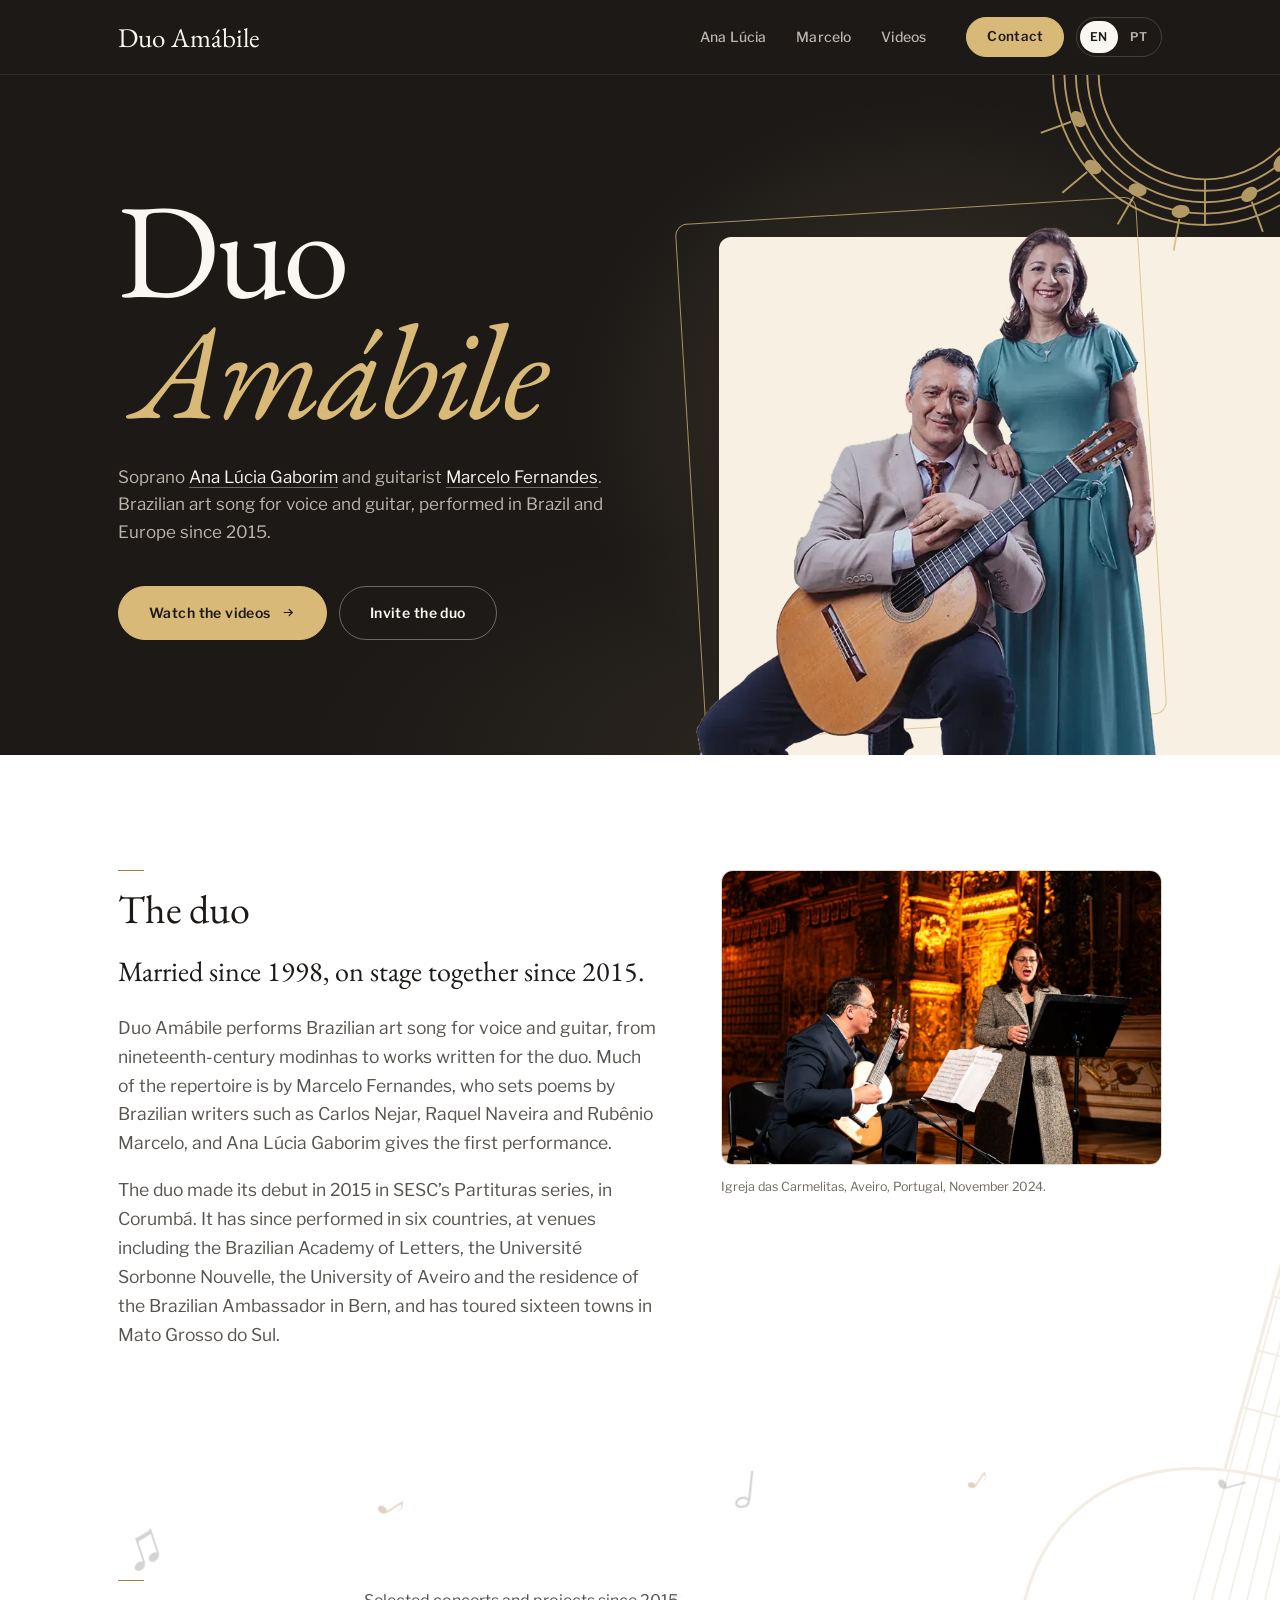
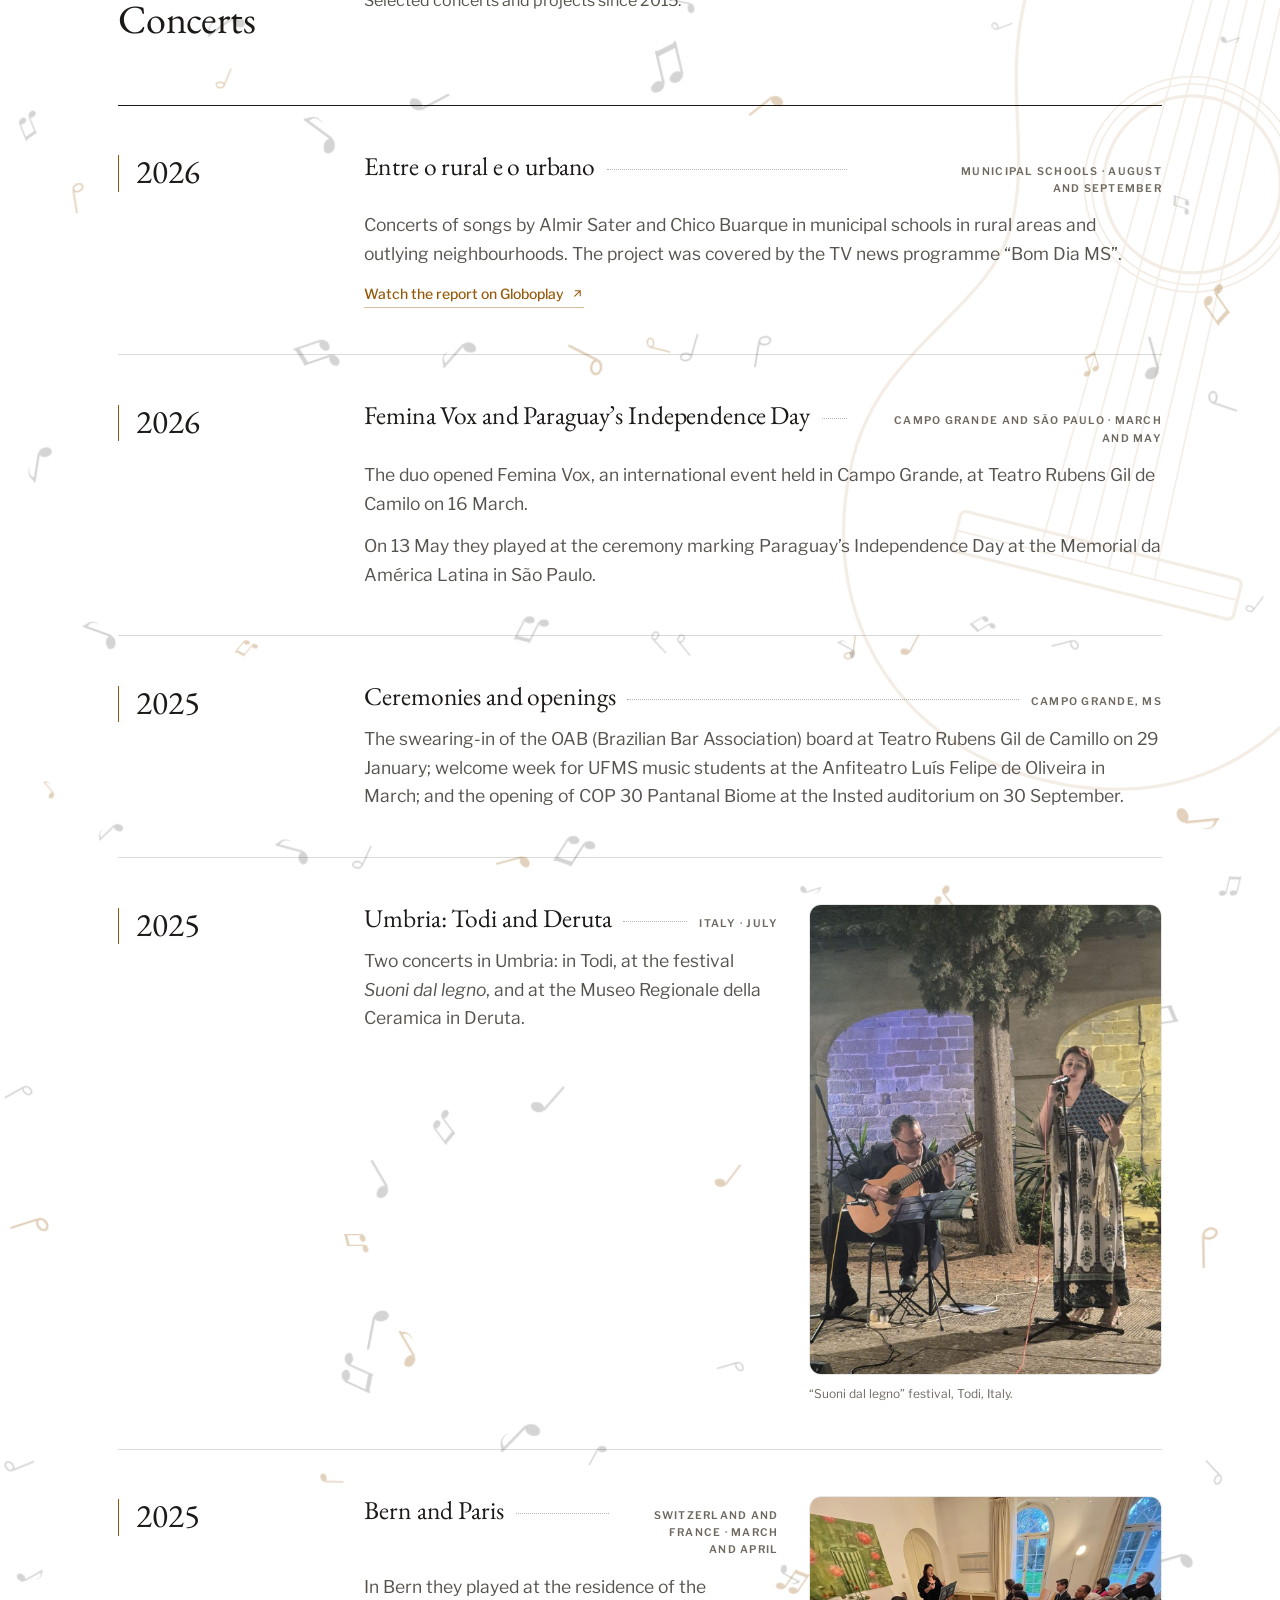
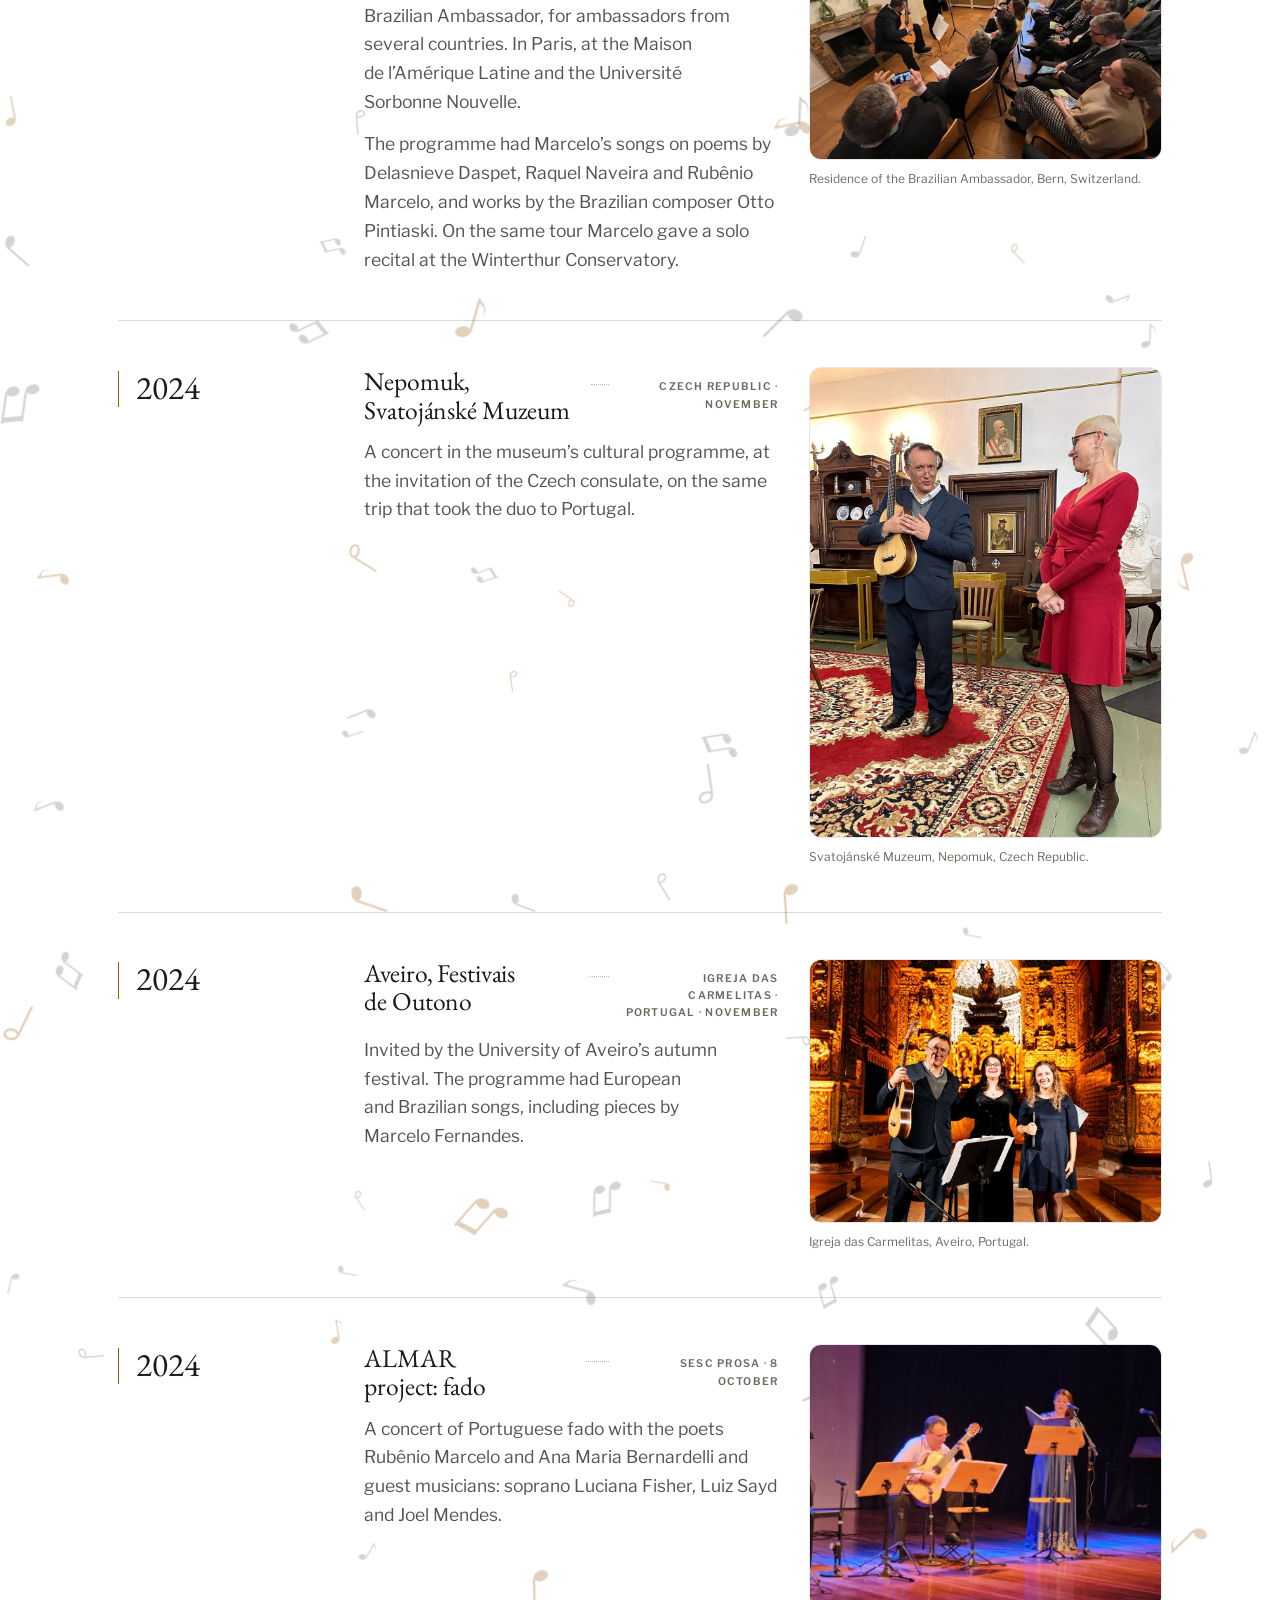
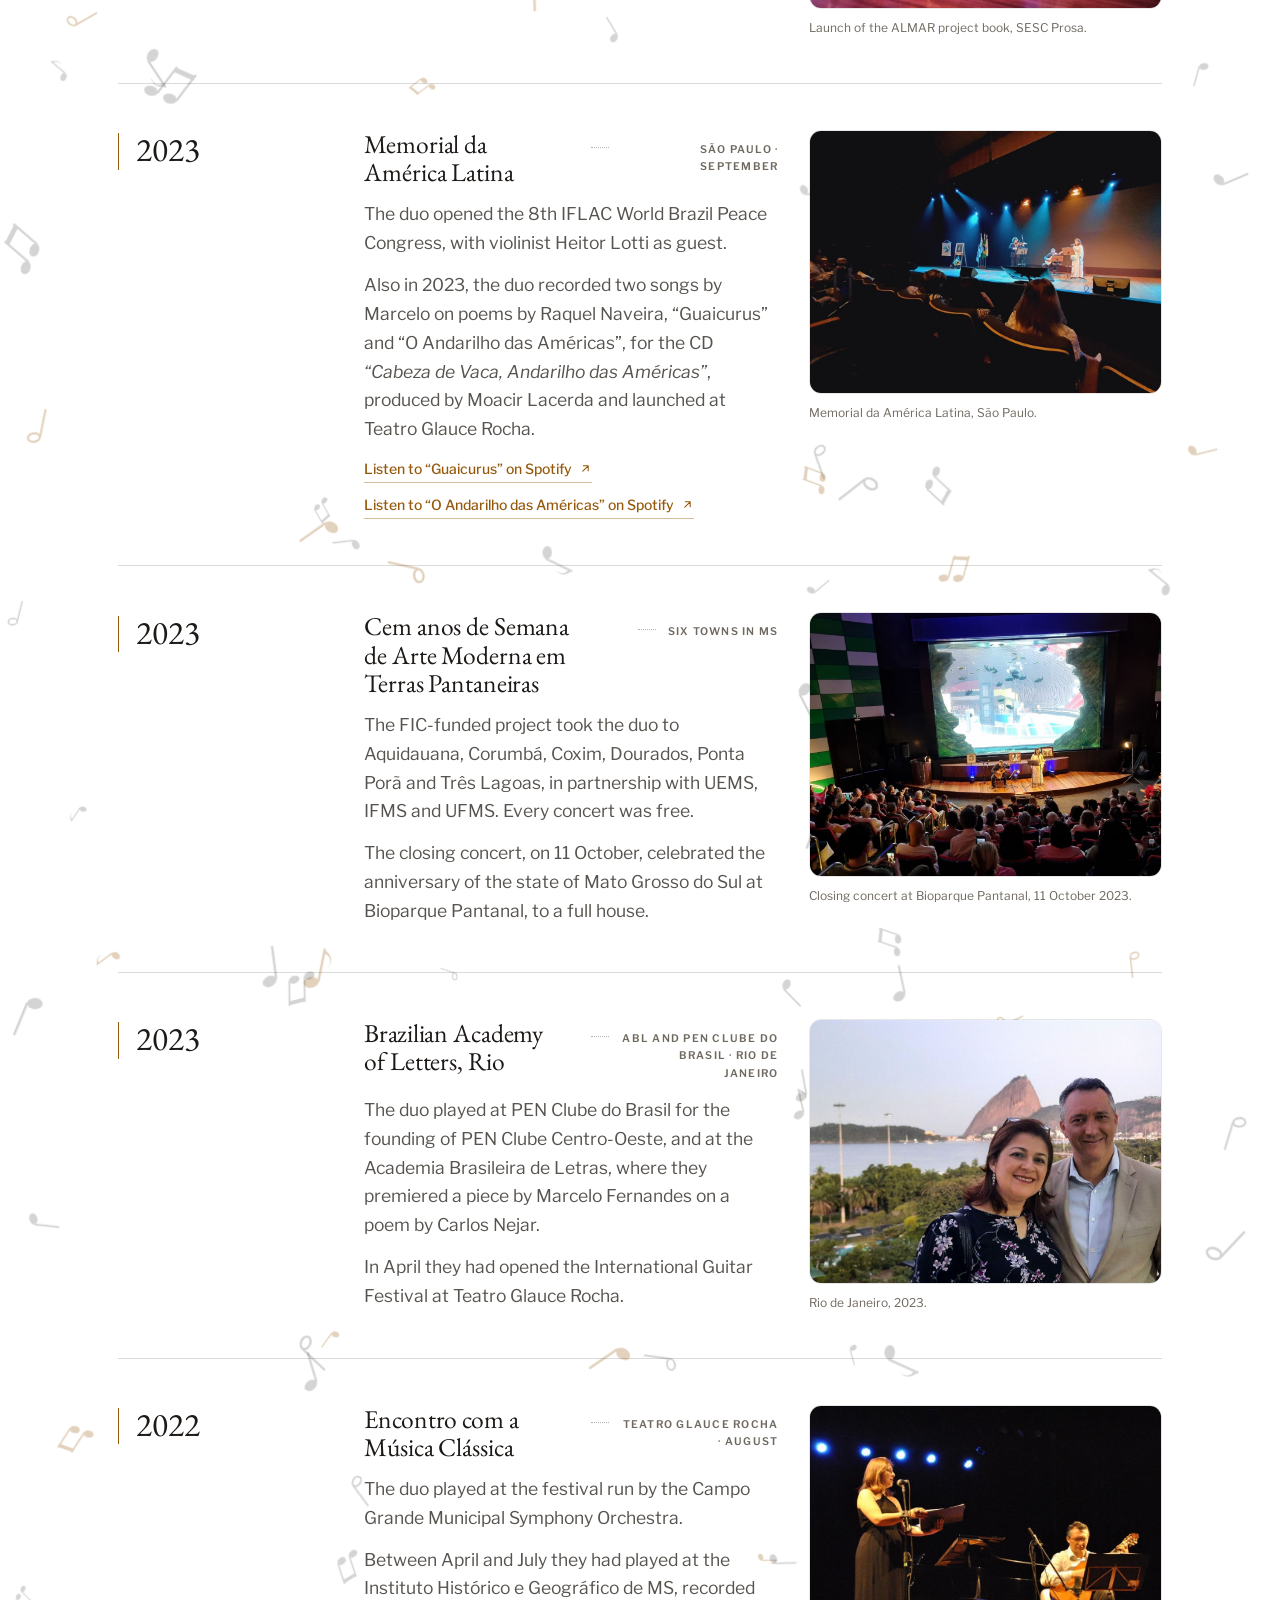
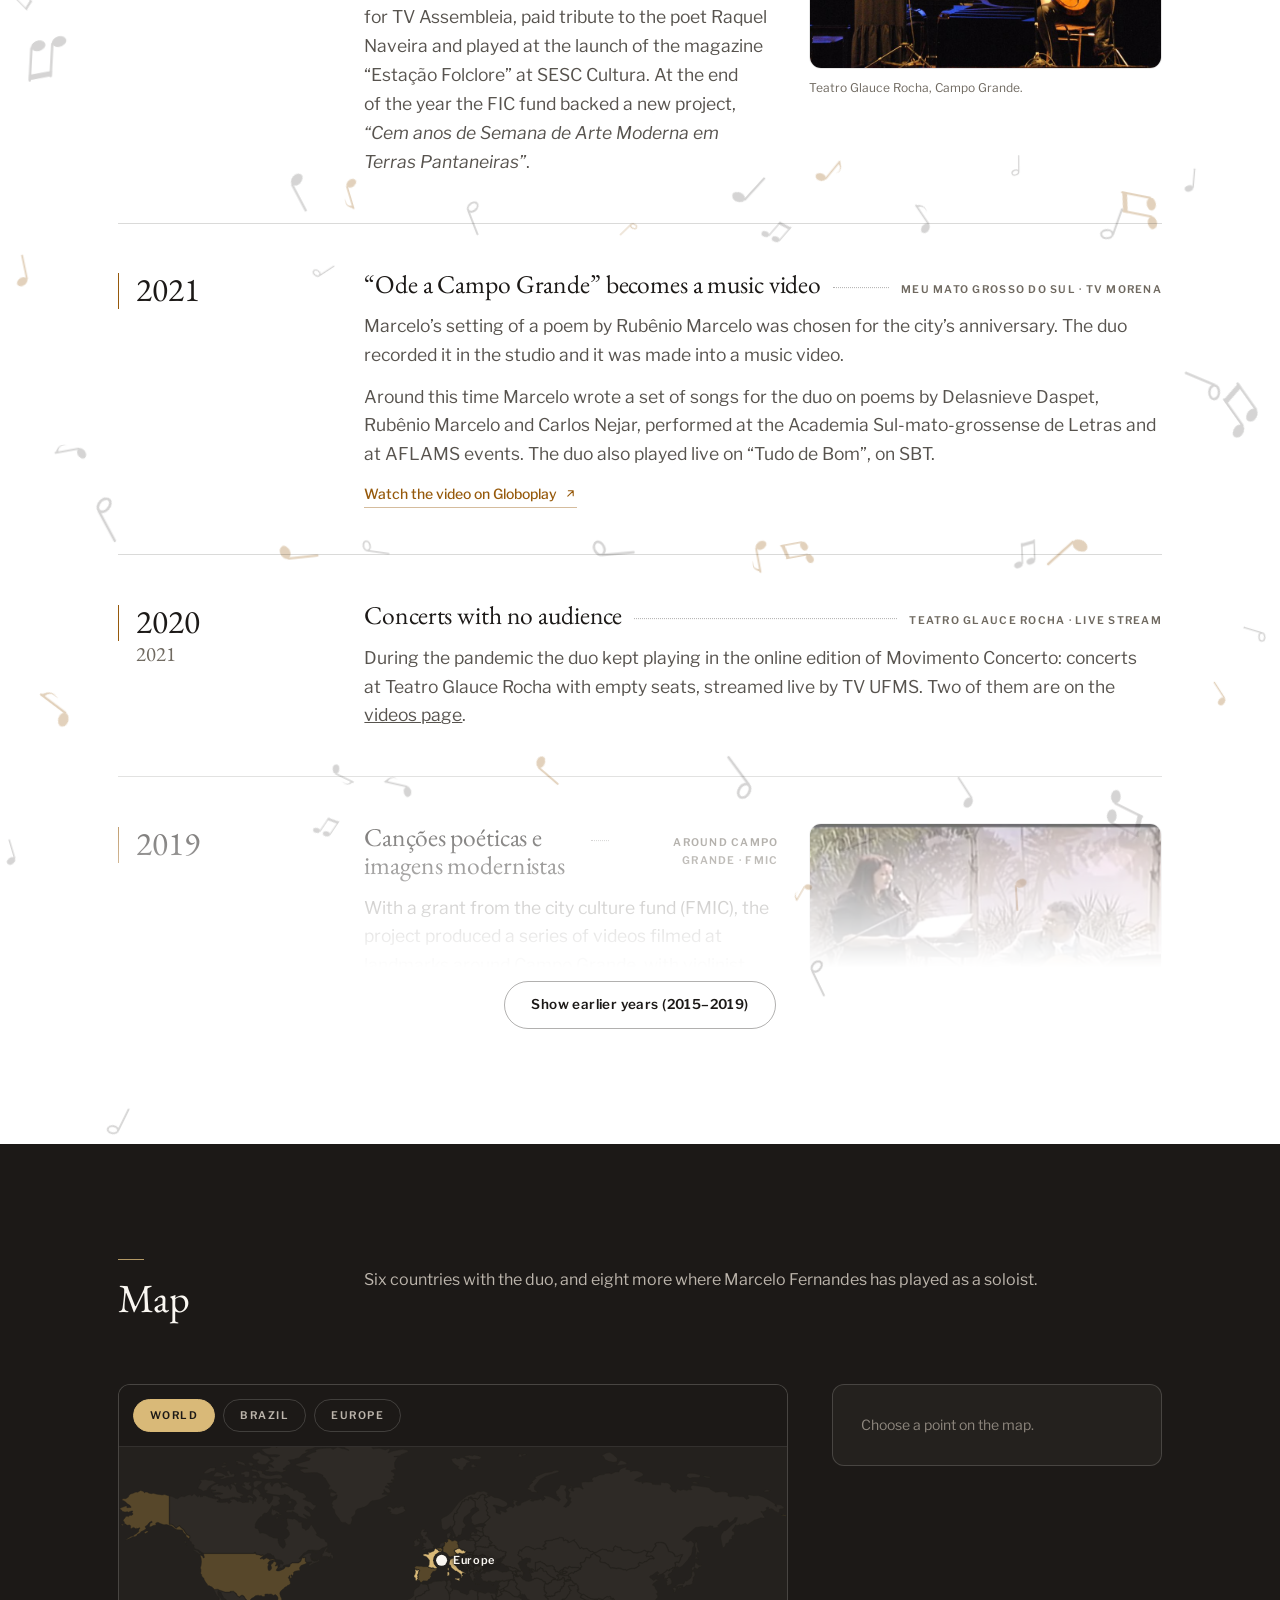
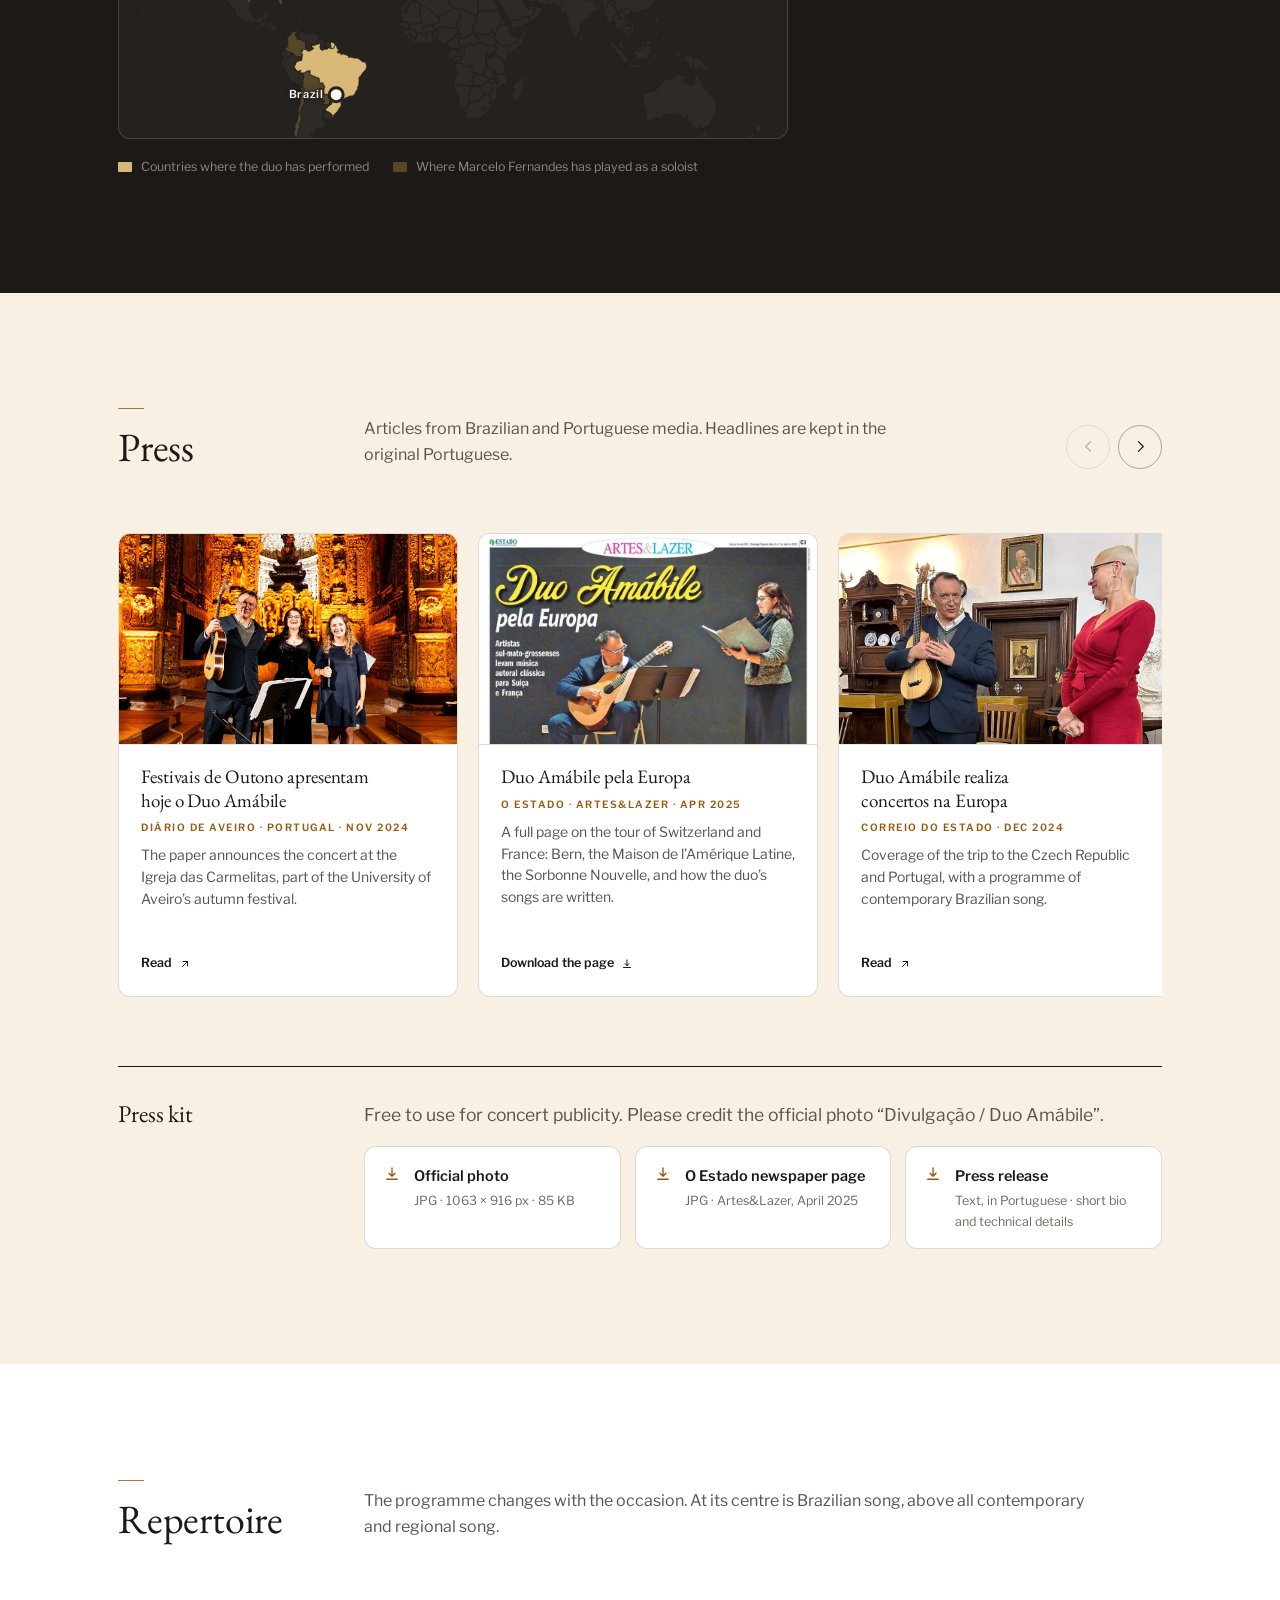
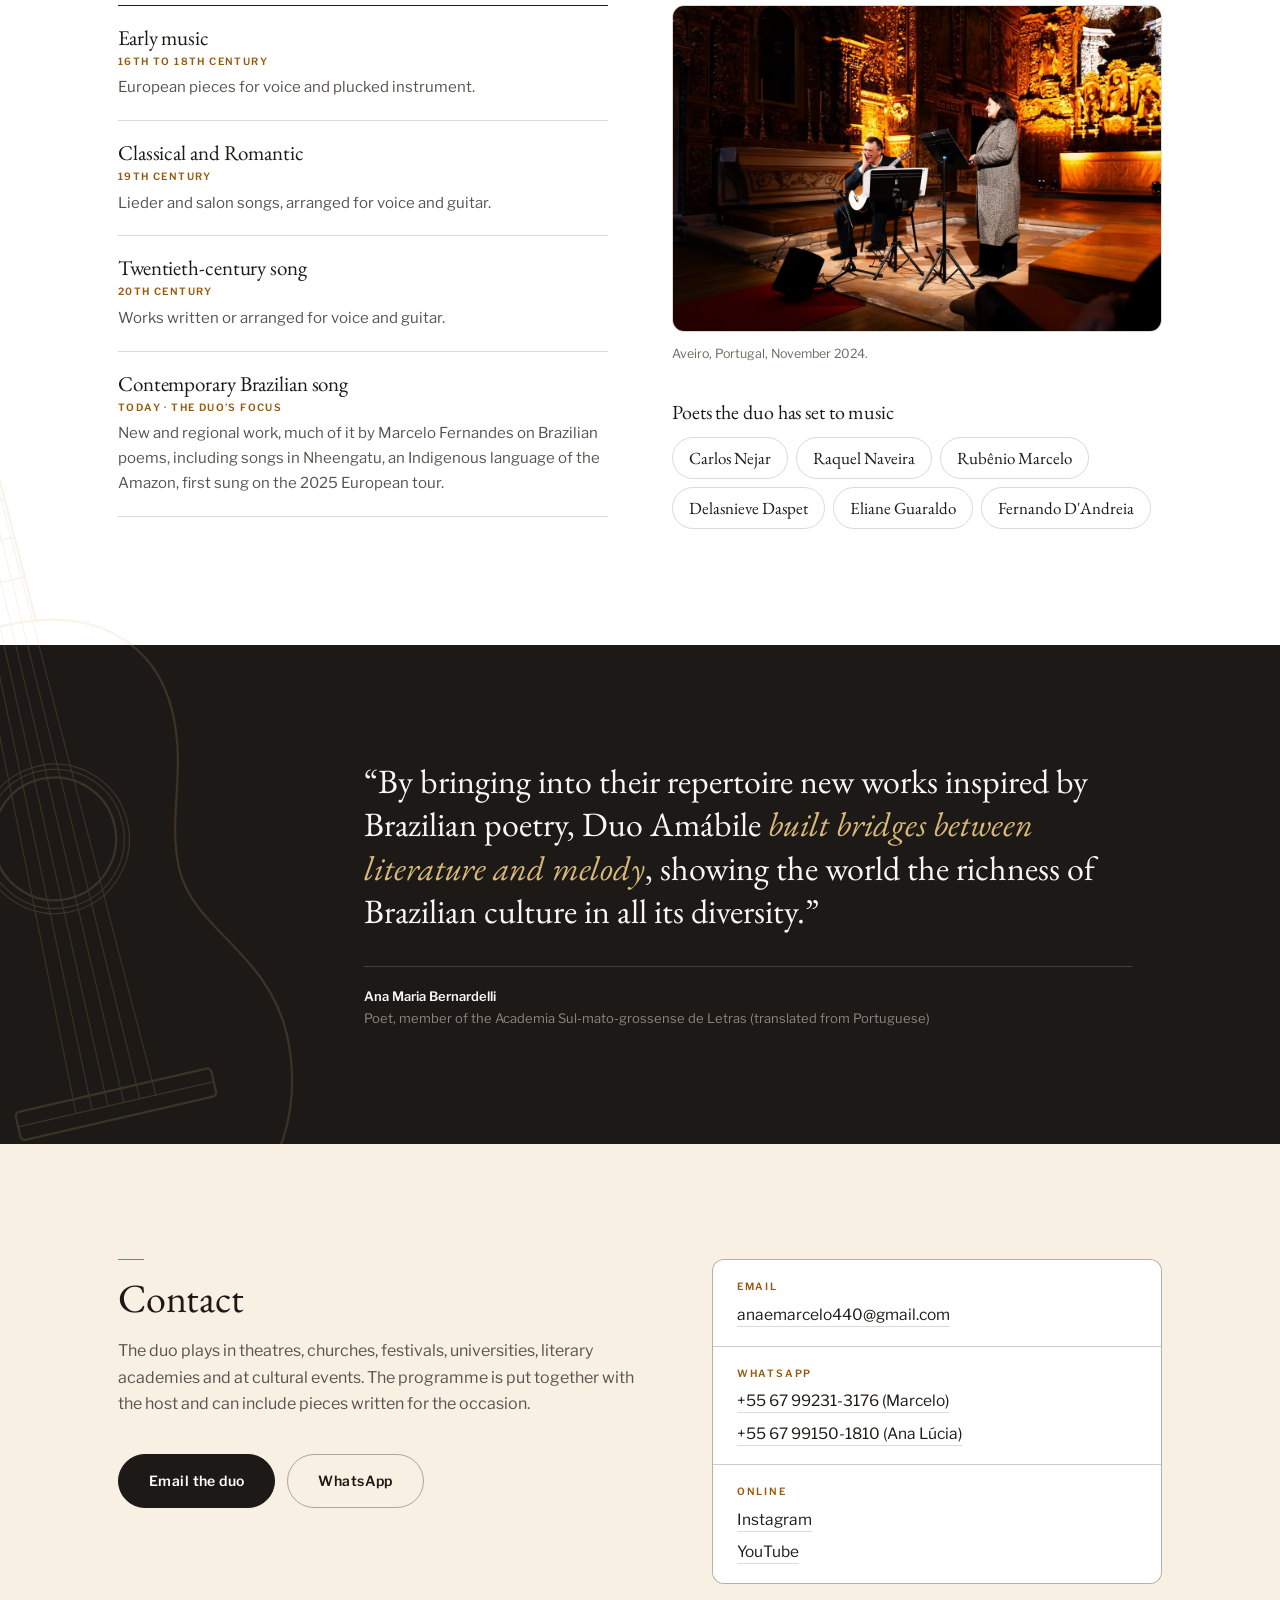
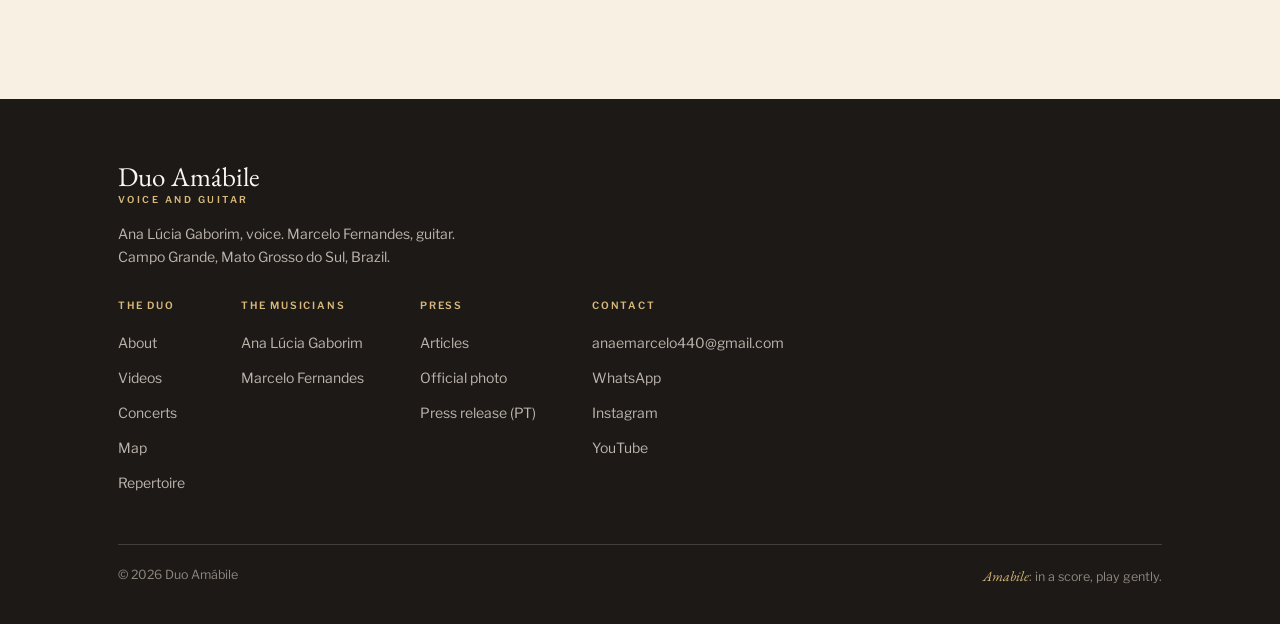
<file: index.html>
<!DOCTYPE html>
<html lang="en">
<head>
<meta charset="utf-8">
<meta name="viewport" content="width=device-width, initial-scale=1">
<title>Duo Amábile · voice and guitar</title>
<meta name="description" content="Soprano Ana Lúcia Gaborim and guitarist Marcelo Fernandes play Brazilian art song in concert halls, churches and universities in Brazil and Europe. Together on stage since 2015.">
<meta name="theme-color" content="#1C1917">
<link rel="icon" href="favicon.svg" type="image/svg+xml">
<link rel="apple-touch-icon" href="favicon.svg">
<link rel="alternate" hreflang="en" href="https://davigaborim.github.io/duo-amabile/">
<link rel="alternate" hreflang="pt-BR" href="https://davigaborim.github.io/duo-amabile/pt/">

<link rel="canonical" href="https://davigaborim.github.io/duo-amabile/">
<meta property="og:url" content="https://davigaborim.github.io/duo-amabile/">
<meta property="og:type" content="website">
<meta property="og:title" content="Duo Amábile · voice and guitar">
<meta property="og:description" content="Brazilian art song for voice and guitar, in Brazil and Europe since 2015.">
<meta property="og:image" content="https://davigaborim.github.io/duo-amabile/images/duo-oficial.jpg">
<meta property="og:locale" content="en_US">
<meta property="og:locale:alternate" content="pt_BR">
<meta name="twitter:card" content="summary_large_image">

<link rel="preconnect" href="https://fonts.googleapis.com">
<link rel="preconnect" href="https://fonts.gstatic.com" crossorigin>
<link href="https://fonts.googleapis.com/css2?family=EB+Garamond:ital,wght@0,400..600;1,400..600&family=Libre+Franklin:ital,wght@0,300..700;1,400..600&display=swap" rel="stylesheet">
<link rel="stylesheet" href="css/style.css?v=19">
<script type="application/ld+json">
{"@context":"https://schema.org","@type":"MusicGroup","name":"Duo Amábile","url":"https://davigaborim.github.io/duo-amabile/",
"image":"https://davigaborim.github.io/duo-amabile/images/duo-oficial.jpg","genre":"Brazilian art song","foundingDate":"2015",
"foundingLocation":"Campo Grande, Mato Grosso do Sul, Brasil","description":"Voice and guitar duo: soprano Ana Lúcia Gaborim and guitarist Marcelo Fernandes.",
"email":"anaemarcelo440@gmail.com",
"member":[{"@type":"Person","name":"Ana Lúcia Gaborim","url":"https://davigaborim.github.io/duo-amabile/ana.html"},
{"@type":"Person","name":"Marcelo Fernandes","url":"https://davigaborim.github.io/duo-amabile/marcelo.html"}],
"sameAs":["https://www.instagram.com/duoamabilecantoeviolao/","https://www.youtube.com/@DuoAmabile-CantoeViol%C3%A3o"]}
</script>
</head>
<body>

<a class="pular" href="#conteudo">Skip to content</a>

<header class="topo" id="topo">
  <div class="wrap topo__in">
    <a class="marca" href="index.html" aria-label="Duo Amábile, home">
      <span class="marca__nome">Duo Amábile</span>
    </a>

    <nav class="nav" id="nav" aria-label="Main">
      <a href="ana.html">Ana Lúcia</a>
      <a href="marcelo.html">Marcelo</a>
      <a href="videos.html">Videos</a>
      <a class="nav__celular" href="#contato">Contact</a>
    </nav>

    <div class="topo__acoes">
      <a class="btn btn--forte topo__contato" href="#contato">Contact</a>
      <div class="idiomas" role="group" aria-label="Language">
        <a href="index.html" lang="en" aria-current="true">EN</a>
        <a href="pt/index.html" lang="pt-BR" hreflang="pt-BR" title="Português">PT</a>
      </div>
      <button class="hamburguer" id="hamburguer" aria-expanded="false" aria-controls="nav" aria-label="Open menu">
        <span></span><span></span><span></span>
      </button>
    </div>
  </div>
</header>

<main id="conteudo">

<section class="abertura secao--escura">
  <!-- pauta de cinco linhas dobrada em círculo, saindo pelo alto da abertura;
       o desenho vem de js/main.js e gira com a rolagem -->
  <span class="disco disco--abertura" aria-hidden="true"></span>
  <div class="wrap abertura__in">
    <div class="abertura__texto-col">
      <h1>
        <span>Duo</span>
        <span class="amabile">Amábile</span>
      </h1>

      <p class="abertura__texto">
        Soprano <a href="ana.html">Ana Lúcia Gaborim</a> and guitarist
        <a href="marcelo.html">Marcelo Fernandes</a>. Brazilian art song for voice
        and guitar, performed in Brazil and Europe since 2015.
      </p>

      <div class="abertura__acoes">
        <a class="btn btn--forte btn--lg" href="videos.html">
          Watch the videos
          <svg class="btn__seta" viewBox="0 0 24 24" aria-hidden="true"><path d="M5 12h13m0 0-5-5m5 5-5 5" fill="none" stroke="currentColor" stroke-width="1.8" stroke-linecap="round" stroke-linejoin="round"/></svg>
        </a>
        <a class="btn btn--lg" href="#contato">Invite the duo</a>
      </div>
    </div>

    <div class="abertura__foto">
      <img src="images/duo-oficial.webp" alt="Ana Lúcia Gaborim standing in a green dress next to Marcelo Fernandes, seated with his guitar" width="648" height="734" fetchpriority="high">
    </div>
  </div>
</section>

<!-- ============================ O DUO ============================ -->
<section class="secao" id="duo" data-regua="The duo">
  <div class="wrap">
    <div class="duo">
      <div class="duo__texto">
        <h2 class="titulo">The duo</h2>
        <p class="duo__abre">
          Married since 1998, on stage together since 2015.
        </p>
        <p>
          Duo Amábile performs Brazilian art song for voice and guitar, from
          nineteenth-century modinhas to works written for the duo. Much of the
          repertoire is by Marcelo Fernandes, who sets poems by Brazilian writers
          such as Carlos Nejar, Raquel Naveira and Rubênio Marcelo, and Ana Lúcia
          Gaborim gives the first performance.
        </p>
        <p>
          The duo made its debut in 2015 in SESC’s Partituras series, in Corumbá.
          It has since performed in six countries, at venues including the
          Brazilian Academy of Letters, the Université Sorbonne Nouvelle, the
          University of Aveiro and the residence of the Brazilian Ambassador in
          Bern, and has toured sixteen towns in Mato Grosso do Sul.
        </p>
      </div>

      <figure class="figura">
        <img src="images/hero-aveiro.webp" alt="Marcelo Fernandes playing guitar and Ana Lúcia Gaborim singing in front of the gilded altarpiece of the Igreja das Carmelitas, Aveiro" width="1200" height="800" loading="lazy">
        <figcaption>Igreja das Carmelitas, Aveiro, Portugal, November 2024.</figcaption>
      </figure>
    </div>
  </div>
</section>

<!-- ============================ TRAJETÓRIA ============================
     Lida como a listagem de um programa impresso: o ano na margem, o título
     da apresentação e o fio pontilhado levando até o lugar. As notas que
     vagam pela margem fogem do cursor; a camada é pointer-events:none. -->
<section class="secao secao--gravura" id="trajetoria" data-regua="Concerts">
  <span class="violao violao--trilha" aria-hidden="true" data-violao></span>
  <div class="notas" aria-hidden="true" data-notas></div>

  <div class="wrap">
    <header class="cab">
      <div class="cab__in">
        <h2>Concerts</h2>
        <p class="cab__texto">
          Selected concerts and projects since 2015.
        </p>
      </div>
    </header>

    <ol class="linha" id="linha" data-linha>

      <li class="marco">
        <p class="marco__ano">2026</p>
        <div class="marco__corpo">
          <div>
            <div class="marco__cabeca">
              <h3 lang="pt">Entre o rural e o urbano</h3>
              <i class="marco__fio"></i>
              <p class="marco__onde">Municipal schools · August and September</p>
            </div>
            <p>
              Concerts of songs by Almir Sater and Chico Buarque in municipal schools
              in rural areas and outlying neighbourhoods. The project was covered by
              the TV news programme “Bom Dia MS”.
            </p>
            <p class="marco__links">
              <a class="link" href="https://globoplay.globo.com/v/14868239/" target="_blank" rel="noopener">Watch the report on Globoplay <svg viewBox="0 0 24 24" aria-hidden="true"><path d="M7 17 17 7m0 0H8m9 0v9" fill="none" stroke="currentColor" stroke-width="2" stroke-linecap="round" stroke-linejoin="round"/></svg></a>
            </p>
          </div>
        </div>
      </li>

      <li class="marco">
        <p class="marco__ano">2026</p>
        <div class="marco__corpo">
          <div>
            <div class="marco__cabeca">
              <h3>Femina Vox and Paraguay’s Independence Day</h3>
              <i class="marco__fio"></i>
              <p class="marco__onde">Campo Grande and São Paulo · March and May</p>
            </div>
            <p>
              The duo opened Femina Vox, an international event held in Campo Grande,
              at Teatro Rubens Gil de Camilo on 16 March.
            </p>
            <p>
              On 13 May they played at the ceremony marking Paraguay’s Independence
              Day at the Memorial da América Latina in São Paulo.
            </p>
          </div>
        </div>
      </li>

      <li class="marco">
        <p class="marco__ano">2025</p>
        <div class="marco__corpo">
          <div>
            <div class="marco__cabeca">
              <h3>Ceremonies and openings</h3>
              <i class="marco__fio"></i>
              <p class="marco__onde">Campo Grande, MS</p>
            </div>
            <p>
              The swearing-in of the OAB (Brazilian Bar Association) board at Teatro
              Rubens Gil de Camillo on 29 January; welcome week for UFMS music
              students at the Anfiteatro Luís Felipe de Oliveira in March; and the
              opening of COP 30 Pantanal Biome at the Insted auditorium on
              30 September.
            </p>
          </div>
        </div>
      </li>

      <li class="marco marco--foto">
        <p class="marco__ano">2025</p>
        <div class="marco__corpo">
          <div>
            <div class="marco__cabeca">
              <h3>Umbria: Todi and Deruta</h3>
              <i class="marco__fio"></i>
              <p class="marco__onde">Italy · July</p>
            </div>
            <p>
              Two concerts in Umbria: in Todi, at the festival <em>Suoni dal
              legno</em>, and at the Museo Regionale della Ceramica in Deruta.
            </p>
          </div>
          <figure class="marco__foto marco__foto--alta">
            <img src="images/t-2025-todi.jpg" alt="The duo performing outdoors at night in Todi, next to a stone wall" width="1000" height="1333" loading="lazy">
            <figcaption>“Suoni dal legno” festival, Todi, Italy.</figcaption>
          </figure>
        </div>
      </li>

      <li class="marco marco--foto">
        <p class="marco__ano">2025</p>
        <div class="marco__corpo">
          <div>
            <div class="marco__cabeca">
              <h3>Bern and Paris</h3>
              <i class="marco__fio"></i>
              <p class="marco__onde">Switzerland and France · March and April</p>
            </div>
            <p>
              In Bern they played at the residence of the Brazilian Ambassador, for
              ambassadors from several countries. In Paris, at the Maison de
              l’Amérique Latine and the Université Sorbonne Nouvelle.
            </p>
            <p>
              The programme had Marcelo’s songs on poems by Delasnieve Daspet, Raquel
              Naveira and Rubênio Marcelo, and works by the Brazilian composer Otto
              Pintiaski. On the same tour Marcelo gave a solo recital at the
              Winterthur Conservatory.
            </p>
          </div>
          <figure class="marco__foto">
            <img src="images/t-2025-bern.jpg" alt="Audience seated in the hall of the Brazilian Ambassador’s residence in Bern" width="1000" height="750" loading="lazy">
            <figcaption>Residence of the Brazilian Ambassador, Bern, Switzerland.</figcaption>
          </figure>
        </div>
      </li>

      <li class="marco marco--foto">
        <p class="marco__ano">2024</p>
        <div class="marco__corpo">
          <div>
            <div class="marco__cabeca">
              <h3>Nepomuk, Svatojánské Muzeum</h3>
              <i class="marco__fio"></i>
              <p class="marco__onde">Czech Republic · November</p>
            </div>
            <p>
              A concert in the museum’s cultural programme, at the invitation of the
              Czech consulate, on the same trip that took the duo to Portugal.
            </p>
          </div>
          <figure class="marco__foto marco__foto--alta">
            <img src="images/t-2024-nepomuk.jpg" alt="Marcelo with his guitar next to the host in the hall of the Svatojánské Muzeum, Nepomuk" width="1000" height="1333" loading="lazy">
            <figcaption>Svatojánské Muzeum, Nepomuk, Czech Republic.</figcaption>
          </figure>
        </div>
      </li>

      <li class="marco marco--foto">
        <p class="marco__ano">2024</p>
        <div class="marco__corpo">
          <div>
            <div class="marco__cabeca">
              <h3>Aveiro, Festivais de Outono</h3>
              <i class="marco__fio"></i>
              <p class="marco__onde">Igreja das Carmelitas · Portugal · November</p>
            </div>
            <p>
              Invited by the University of Aveiro’s autumn festival. The programme
              had European and Brazilian songs, including pieces by Marcelo
              Fernandes.
            </p>
          </div>
          <figure class="marco__foto">
            <img src="images/t-2024-aveiro.jpg" alt="The duo with a guest singer in front of the gilded altarpiece of the Igreja das Carmelitas, Aveiro" width="1200" height="800" loading="lazy">
            <figcaption>Igreja das Carmelitas, Aveiro, Portugal.</figcaption>
          </figure>
        </div>
      </li>

      <li class="marco marco--foto">
        <p class="marco__ano">2024</p>
        <div class="marco__corpo">
          <div>
            <div class="marco__cabeca">
              <h3>ALMAR project: fado</h3>
              <i class="marco__fio"></i>
              <p class="marco__onde">SESC Prosa · 8 October</p>
            </div>
            <p>
              A concert of Portuguese fado with the poets Rubênio Marcelo and Ana
              Maria Bernardelli and guest musicians: soprano Luciana Fisher, Luiz Sayd
              and Joel Mendes.
            </p>
          </div>
          <figure class="marco__foto">
            <img src="images/t-2024-almar.jpg" alt="The duo on the SESC Prosa stage with guest musicians" width="1000" height="562" loading="lazy">
            <figcaption>Launch of the ALMAR project book, SESC Prosa.</figcaption>
          </figure>
        </div>
      </li>

      <li class="marco marco--foto">
        <p class="marco__ano">2023</p>
        <div class="marco__corpo">
          <div>
            <div class="marco__cabeca">
              <h3>Memorial da América Latina</h3>
              <i class="marco__fio"></i>
              <p class="marco__onde">São Paulo · September</p>
            </div>
            <p>
              The duo opened the 8th IFLAC World Brazil Peace Congress, with
              violinist Heitor Lotti as guest.
            </p>
            <p>
              Also in 2023, the duo recorded two songs by Marcelo on poems by Raquel
              Naveira, “Guaicurus” and “O Andarilho das Américas”, for the CD
              <em>“Cabeza de Vaca, Andarilho das Américas”</em>, produced by Moacir
              Lacerda and launched at Teatro Glauce Rocha.
            </p>
            <p class="marco__links">
              <a class="link" href="https://open.spotify.com/track/1JE72SOaCuroxG6hcM31cb" target="_blank" rel="noopener">Listen to “Guaicurus” on Spotify <svg viewBox="0 0 24 24" aria-hidden="true"><path d="M7 17 17 7m0 0H8m9 0v9" fill="none" stroke="currentColor" stroke-width="2" stroke-linecap="round" stroke-linejoin="round"/></svg></a>
              <a class="link" href="https://open.spotify.com/track/7kzAIVdac7UPBhdPkfzWRC" target="_blank" rel="noopener">Listen to “O Andarilho das Américas” on Spotify <svg viewBox="0 0 24 24" aria-hidden="true"><path d="M7 17 17 7m0 0H8m9 0v9" fill="none" stroke="currentColor" stroke-width="2" stroke-linecap="round" stroke-linejoin="round"/></svg></a>
            </p>
          </div>
          <figure class="marco__foto">
            <img src="images/t-2023-saopaulo.jpg" alt="Stage lit in blue at the Memorial da América Latina, seen from the audience" width="1000" height="750" loading="lazy">
            <figcaption>Memorial da América Latina, São Paulo.</figcaption>
          </figure>
        </div>
      </li>

      <li class="marco marco--foto">
        <p class="marco__ano">2023</p>
        <div class="marco__corpo">
          <div>
            <div class="marco__cabeca">
              <h3 lang="pt">Cem anos de Semana de Arte Moderna em Terras Pantaneiras</h3>
              <i class="marco__fio"></i>
              <p class="marco__onde">Six towns in MS</p>
            </div>
            <p>
              The FIC-funded project took the duo to Aquidauana, Corumbá, Coxim,
              Dourados, Ponta Porã and Três Lagoas, in partnership with UEMS, IFMS and
              UFMS. Every concert was free.
            </p>
            <p>
              The closing concert, on 11 October, celebrated the anniversary of the
              state of Mato Grosso do Sul at Bioparque Pantanal, to a full house.
            </p>
          </div>
          <figure class="marco__foto">
            <img src="images/t-2023-bioparque.jpg" alt="A full theatre at Bioparque Pantanal during the closing concert" width="1200" height="900" loading="lazy">
            <figcaption>Closing concert at Bioparque Pantanal, 11 October 2023.</figcaption>
          </figure>
        </div>
      </li>

      <li class="marco marco--foto">
        <p class="marco__ano">2023</p>
        <div class="marco__corpo">
          <div>
            <div class="marco__cabeca">
              <h3>Brazilian Academy of Letters, Rio</h3>
              <i class="marco__fio"></i>
              <p class="marco__onde">ABL and PEN Clube do Brasil · Rio de Janeiro</p>
            </div>
            <p>
              The duo played at PEN Clube do Brasil for the founding of PEN Clube
              Centro-Oeste, and at the Academia Brasileira de Letras, where they
              premiered a piece by Marcelo Fernandes on a poem by Carlos Nejar.
            </p>
            <p>
              In April they had opened the International Guitar Festival at Teatro
              Glauce Rocha.
            </p>
          </div>
          <figure class="marco__foto">
            <img src="images/t-2023-rio.jpg" alt="Ana Lúcia and Marcelo in Rio de Janeiro, with Sugarloaf Mountain behind them" width="1000" height="706" loading="lazy">
            <figcaption>Rio de Janeiro, 2023.</figcaption>
          </figure>
        </div>
      </li>

      <li class="marco marco--foto">
        <p class="marco__ano">2022</p>
        <div class="marco__corpo">
          <div>
            <div class="marco__cabeca">
              <h3 lang="pt">Encontro com a Música Clássica</h3>
              <i class="marco__fio"></i>
              <p class="marco__onde">Teatro Glauce Rocha · August</p>
            </div>
            <p>
              The duo played at the festival run by the Campo Grande Municipal
              Symphony Orchestra.
            </p>
            <p>
              Between April and July they had played at the Instituto Histórico e
              Geográfico de MS, recorded for TV Assembleia, paid tribute to the poet
              Raquel Naveira and played at the launch of the magazine “Estação
              Folclore” at SESC Cultura. At the end of the year the FIC fund backed a
              new project, <em>“Cem anos de Semana de Arte Moderna em Terras
              Pantaneiras”</em>.
            </p>
          </div>
          <figure class="marco__foto">
            <img src="images/t-2022-classica.jpg" alt="Ana Lúcia singing under stage lights while Marcelo plays, seated" width="1000" height="666" loading="lazy">
            <figcaption>Teatro Glauce Rocha, Campo Grande.</figcaption>
          </figure>
        </div>
      </li>

      <li class="marco">
        <p class="marco__ano">2021</p>
        <div class="marco__corpo">
          <div>
            <div class="marco__cabeca">
              <h3>“Ode a Campo Grande” becomes a music video</h3>
              <i class="marco__fio"></i>
              <p class="marco__onde">Meu Mato Grosso do Sul · TV Morena</p>
            </div>
            <p>
              Marcelo’s setting of a poem by Rubênio Marcelo was chosen for the city’s
              anniversary. The duo recorded it in the studio and it was made into a
              music video.
            </p>
            <p>
              Around this time Marcelo wrote a set of songs for the duo on poems by
              Delasnieve Daspet, Rubênio Marcelo and Carlos Nejar, performed at the
              Academia Sul-mato-grossense de Letras and at AFLAMS events. The duo also
              played live on “Tudo de Bom”, on SBT.
            </p>
            <p class="marco__links">
              <a class="link" href="https://globoplay.globo.com/v/9812447/" target="_blank" rel="noopener">Watch the video on Globoplay <svg viewBox="0 0 24 24" aria-hidden="true"><path d="M7 17 17 7m0 0H8m9 0v9" fill="none" stroke="currentColor" stroke-width="2" stroke-linecap="round" stroke-linejoin="round"/></svg></a>
            </p>
          </div>
        </div>
      </li>

      <li class="marco">
        <p class="marco__ano">2020<span>2021</span></p>
        <div class="marco__corpo">
          <div>
            <div class="marco__cabeca">
              <h3>Concerts with no audience</h3>
              <i class="marco__fio"></i>
              <p class="marco__onde">Teatro Glauce Rocha · live stream</p>
            </div>
            <p>
              During the pandemic the duo kept playing in the online edition of
              Movimento Concerto: concerts at Teatro Glauce Rocha with empty seats,
              streamed live by TV UFMS. Two of them are on the
              <a href="videos.html">videos page</a>.
            </p>
          </div>
        </div>
      </li>

      <li data-corte class="marco marco--foto">
        <p class="marco__ano">2019</p>
        <div class="marco__corpo">
          <div>
            <div class="marco__cabeca">
              <h3 lang="pt">Canções poéticas e imagens modernistas</h3>
              <i class="marco__fio"></i>
              <p class="marco__onde">Around Campo Grande · FMIC</p>
            </div>
            <p>
              With a grant from the city culture fund (FMIC), the project produced a
              series of videos filmed at landmarks around Campo Grande, with violinist
              Heitor Lotti and soprano Andressa Chinzarian.
            </p>
            <p>
              In June, <em>“Fogo da Poesia”</em> was premiered at the Academia
              Brasileira de Letras de Mato Grosso do Sul and broadcast on TV Pantanal.
            </p>
          </div>
          <figure class="marco__foto">
            <img src="images/t-2019-poesia.jpg" alt="Ana Lúcia at the microphone and Marcelo on guitar at an outdoor recital" width="1000" height="562" loading="lazy">
            <figcaption>A recital in 2019.</figcaption>
          </figure>
        </div>
      </li>

      <li class="marco marco--foto">
        <p class="marco__ano">2017</p>
        <div class="marco__corpo">
          <div>
            <div class="marco__cabeca">
              <h3 lang="pt">A música brasileira em seis cordas</h3>
              <i class="marco__fio"></i>
              <p class="marco__onde">Eight towns in MS</p>
            </div>
            <p>
              A tribute to the guitarist Dilermando Reis, funded by the state culture
              fund (FIC). From May to September the duo played in Bonito, Corguinho,
              Naviraí, Nova Andradina, Ponta Porã, Rochedo, São Gabriel do Oeste and
              Sidrolândia.
            </p>
            <p>
              The final concert, at Teatro Glauce Rocha in Campo Grande, had guest
              artists Eduardo Martinelli, Luciana Fisher and Renato Oliveira. In
              October the duo was back at the same theatre for Movimento Concerto.
            </p>
          </div>
          <figure class="marco__foto marco__foto--alta">
            <img src="images/t-2017-dilermando.jpg" alt="Poster for the project A Música Brasileira em Seis Cordas, a tribute to Dilermando Reis" width="1000" height="1000" loading="lazy">
            <figcaption>Project poster, funded by FIC/MS.</figcaption>
          </figure>
        </div>
      </li>

      <li class="marco marco--foto">
        <p class="marco__ano">2016</p>
        <div class="marco__corpo">
          <div>
            <div class="marco__cabeca">
              <h3>First studio recording</h3>
              <i class="marco__fio"></i>
              <p class="marco__onde">Campo Grande and other towns in MS</p>
            </div>
            <p>
              The duo recorded <em>“As árvores do meu lugar”</em>, a poem by Eliane
              Guaraldo set by Marcelo Fernandes, for the CD <em>“As canções que
              fizemos para ela: homenagem a Maria Betânia”</em>, an independent
              release by teachers and composers from UFMS.
            </p>
            <p>
              They also played at academic and cultural events that year, including
              the Chá Literário of the Academia Sul-mato-grossense de Letras at the
              Centro Cultural José Otávio Guizzo.
            </p>
          </div>
          <figure class="marco__foto">
            <img src="images/t-2016-gravacao.jpg" alt="Ana Lúcia singing from a score while Marcelo plays, in front of a small audience" width="1000" height="750" loading="lazy">
            <figcaption>Chá Literário, Academia Sul-mato-grossense de Letras.</figcaption>
          </figure>
        </div>
      </li>

      <li class="marco marco--foto">
        <p class="marco__ano">2015</p>
        <div class="marco__corpo">
          <div>
            <div class="marco__cabeca">
              <h3>SESC Partituras, the first concert</h3>
              <i class="marco__fio"></i>
              <p class="marco__onde">SESC theatre · Corumbá, MS</p>
            </div>
            <p>
              Invited to the SESC Partituras project, they played Brazilian chamber
              music written or arranged for voice and guitar, published by SESC.
            </p>
            <p>
              Concerts followed at the UFMS campuses in Chapadão do Sul, Coxim,
              Paranaíba, Ponta Porã and Três Lagoas. At the end of the year the duo
              closed FETEC at the Memorial da Cultura de MS.
            </p>
          </div>
          <figure class="marco__foto">
            <img src="images/t-2015-sesc.jpg" alt="The duo on the SESC stage, seen from the back of the audience" width="960" height="720" loading="lazy">
            <figcaption>SESC Partituras, the duo’s first concert.</figcaption>
          </figure>
        </div>
      </li>

    </ol>

    <div class="linha__mais" data-linha-mais hidden>
      <button class="btn" type="button" aria-controls="linha" aria-expanded="false">Show earlier years (2015–2019)</button>
    </div>
  </div>
</section>

<!-- ============================ MAPA ============================ -->
<section class="secao secao--escura" id="mapa" data-regua="Map">
  <div class="wrap">
    <header class="cab">
      <div class="cab__in">
        <h2>Map</h2>
        <p class="cab__texto">
          Six countries with the duo, and eight more where Marcelo Fernandes has
          played as a soloist.
        </p>
      </div>
    </header>

    <div class="mapa">
      <div>
        <div class="mapa__palco">
          <div class="mapa__ctrl" role="group" aria-label="Map view">
            <button type="button" data-vista="mundo" aria-pressed="true">World</button>
            <button type="button" data-vista="brasil" aria-pressed="false">Brazil</button>
            <button type="button" data-vista="europa" aria-pressed="false">Europe</button>
          </div>
          <div class="mapa__tela" id="mapaTela">
            <!-- montado por js/mapa.js -->
          </div>
        </div>
        <p class="mapa__chave">
          <span><i></i> Countries where the duo has performed</span>
          <span><i class="solo"></i> Where Marcelo Fernandes has played as a soloist</span>
        </p>
      </div>

      <div class="mapa__ficha" id="mapaFicha" aria-live="polite">
        <p class="vazio">Choose a point on the map.</p>
      </div>
    </div>
  </div>
</section>

<!-- ============================ IMPRENSA ============================ -->
<section class="secao secao--creme" id="imprensa" data-regua="Press">
  <div class="wrap">
    <header class="cab">
      <div class="cab__in">
        <h2>Press</h2>
        <div class="imprensa__topo">
          <div>
            <p class="cab__texto">
              Articles from Brazilian and Portuguese media. Headlines are kept in
              the original Portuguese.
            </p>
          </div>
          <div class="carrossel__ctrl">
            <button type="button" id="recuar" aria-label="Previous articles">
              <svg viewBox="0 0 24 24" aria-hidden="true"><path d="M15 5l-7 7 7 7" fill="none" stroke="currentColor" stroke-width="1.6" stroke-linecap="round" stroke-linejoin="round"/></svg>
            </button>
            <button type="button" id="avancar" aria-label="Next articles">
              <svg viewBox="0 0 24 24" aria-hidden="true"><path d="M9 5l7 7-7 7" fill="none" stroke="currentColor" stroke-width="1.6" stroke-linecap="round" stroke-linejoin="round"/></svg>
            </button>
          </div>
        </div>
      </div>
    </header>

    <div class="carrossel">
      <ul class="carrossel__trilho" id="trilhoImprensa" tabindex="0" aria-label="Articles about Duo Amábile">

        <li class="recorte">
          <a class="recorte__cartao" href="https://www.diarioaveiro.pt/2024/11/27/festivais-de-outono-apresentam-hoje-o-duo-amabile/" target="_blank" rel="noopener">
            <img class="recorte__foto" src="images/t-2024-aveiro.jpg" alt="The duo with a guest singer in front of the gilded altarpiece of the Igreja das Carmelitas" width="1200" height="800" loading="lazy">
            <div class="recorte__in">
              <h3 lang="pt">Festivais de Outono apresentam hoje o Duo Amábile</h3>
              <span class="recorte__veiculo">Diário de Aveiro · Portugal · Nov 2024</span>
              <p>The paper announces the concert at the Igreja das Carmelitas, part of the University of Aveiro’s autumn festival.</p>
              <span class="recorte__ir">Read <svg viewBox="0 0 24 24" aria-hidden="true"><path d="M7 17 17 7m0 0H8m9 0v9" fill="none" stroke="currentColor" stroke-width="2" stroke-linecap="round" stroke-linejoin="round"/></svg></span>
            </div>
          </a>
        </li>

        <li class="recorte">
          <a class="recorte__cartao" href="images/imprensa-europa.jpg" download>
            <img class="recorte__foto recorte__foto--pagina" src="images/imprensa-europa.jpg" alt="Page of the Artes&amp;Lazer section of the newspaper O Estado, headlined “Duo Amábile pela Europa”" width="900" height="1563" loading="lazy">
            <div class="recorte__in">
              <h3 lang="pt">Duo Amábile pela Europa</h3>
              <span class="recorte__veiculo">O Estado · Artes&amp;Lazer · Apr 2025</span>
              <p>A full page on the tour of Switzerland and France: Bern, the Maison de l’Amérique Latine, the Sorbonne Nouvelle, and how the duo’s songs are written.</p>
              <span class="recorte__ir">Download the page <svg viewBox="0 0 24 24" aria-hidden="true"><path d="M12 4v11m0 0 4-4m-4 4-4-4M5 19h14" fill="none" stroke="currentColor" stroke-width="2" stroke-linecap="round" stroke-linejoin="round"/></svg></span>
            </div>
          </a>
        </li>

        <li class="recorte">
          <a class="recorte__cartao" href="https://correiodoestado.com.br/correio-b/duo-amabile-realiza-concertos-na-europa/440527/" target="_blank" rel="noopener">
            <img class="recorte__foto recorte__foto--topo" src="images/t-2024-nepomuk.jpg" alt="Marcelo with his guitar next to the host in the hall of the Svatojánské Muzeum, Nepomuk" width="1000" height="1333" loading="lazy">
            <div class="recorte__in">
              <h3 lang="pt">Duo Amábile realiza concertos na Europa</h3>
              <span class="recorte__veiculo">Correio do Estado · Dec 2024</span>
              <p>Coverage of the trip to the Czech Republic and Portugal, with a programme of contemporary Brazilian song.</p>
              <span class="recorte__ir">Read <svg viewBox="0 0 24 24" aria-hidden="true"><path d="M7 17 17 7m0 0H8m9 0v9" fill="none" stroke="currentColor" stroke-width="2" stroke-linecap="round" stroke-linejoin="round"/></svg></span>
            </div>
          </a>
        </li>

        <li class="recorte">
          <a class="recorte__cartao" href="https://www.violaobrasileiro.com.br/blog/violonista-marcelo-fernandes-e-a-cantora-ana-lucia-gaborim-fazem-recital-na-academia-brasileira-de-letras-no-rio/570" target="_blank" rel="noopener">
            <img class="recorte__foto" src="images/t-2023-rio.jpg" alt="Ana Lúcia and Marcelo in Rio de Janeiro, with Sugarloaf Mountain behind them" width="1000" height="706" loading="lazy">
            <div class="recorte__in">
              <h3 lang="pt">Recital na Academia Brasileira de Letras, no Rio</h3>
              <span class="recorte__veiculo">Violão Brasileiro · 2023</span>
              <p>The guitar website covers the recital at the Brazilian Academy of Letters and the premiere of Marcelo’s piece on a poem by Carlos Nejar.</p>
              <span class="recorte__ir">Read <svg viewBox="0 0 24 24" aria-hidden="true"><path d="M7 17 17 7m0 0H8m9 0v9" fill="none" stroke="currentColor" stroke-width="2" stroke-linecap="round" stroke-linejoin="round"/></svg></span>
            </div>
          </a>
        </li>

        <li class="recorte">
          <a class="recorte__cartao" href="https://oestadoonline.com.br/arte-e-lazer/em-noite-historica-na-abl-duo-amabile-fara-homenagem-a-delasnieve-daspet-e-carlos-nejar/" target="_blank" rel="noopener">
            <img class="recorte__foto" src="images/t-2023-saopaulo.jpg" alt="Stage lit in blue at the Memorial da América Latina, seen from the audience" width="1000" height="750" loading="lazy">
            <div class="recorte__in">
              <h3 lang="pt">Em noite histórica na ABL, Duo Amábile homenageia Delasnieve Daspet e Carlos Nejar</h3>
              <span class="recorte__veiculo">O Estado Online · 2023</span>
              <p>The trip to Rio de Janeiro for the recitals at the Brazilian Academy of Letters and PEN Clube do Brasil.</p>
              <span class="recorte__ir">Read <svg viewBox="0 0 24 24" aria-hidden="true"><path d="M7 17 17 7m0 0H8m9 0v9" fill="none" stroke="currentColor" stroke-width="2" stroke-linecap="round" stroke-linejoin="round"/></svg></span>
            </div>
          </a>
        </li>

        <li class="recorte">
          <a class="recorte__cartao" href="https://g1.globo.com/ms/mato-grosso-do-sul/noticia/2023/10/11/semana-de-arte-moderna-recebe-homenagem-no-bioparque-pantanal.ghtml" target="_blank" rel="noopener">
            <img class="recorte__foto" src="images/t-2023-bioparque.jpg" alt="A full theatre at Bioparque Pantanal during the closing concert" width="1200" height="900" loading="lazy">
            <div class="recorte__in">
              <h3 lang="pt">Semana de Arte Moderna recebe homenagem no Bioparque Pantanal</h3>
              <span class="recorte__veiculo">G1 Mato Grosso do Sul · Oct 2023</span>
              <p>The closing concert of “Cem anos de Semana de Arte Moderna em Terras Pantaneiras”, to a full house in Campo Grande.</p>
              <span class="recorte__ir">Read <svg viewBox="0 0 24 24" aria-hidden="true"><path d="M7 17 17 7m0 0H8m9 0v9" fill="none" stroke="currentColor" stroke-width="2" stroke-linecap="round" stroke-linejoin="round"/></svg></span>
            </div>
          </a>
        </li>

        <li class="recorte">
          <a class="recorte__cartao" href="https://www.fundacaodecultura.ms.gov.br/semana-de-arte-moderna-e-homenageada-no-mato-grosso-do-sul/" target="_blank" rel="noopener">
            <img class="recorte__foto" src="images/t-2022-classica.jpg" alt="Ana Lúcia singing under stage lights while Marcelo plays, seated" width="1000" height="666" loading="lazy">
            <div class="recorte__in">
              <h3 lang="pt">Semana de Arte Moderna é homenageada no Mato Grosso do Sul</h3>
              <span class="recorte__veiculo">Fundação de Cultura de MS · 2023</span>
              <p>The FIC-funded project took free concerts to six towns, in partnership with UFMS, UEMS and IFMS.</p>
              <span class="recorte__ir">Read <svg viewBox="0 0 24 24" aria-hidden="true"><path d="M7 17 17 7m0 0H8m9 0v9" fill="none" stroke="currentColor" stroke-width="2" stroke-linecap="round" stroke-linejoin="round"/></svg></span>
            </div>
          </a>
        </li>

      </ul>
    </div>

    <div class="kit">
      <h3>Press kit</h3>
      <div>
        <p>
          Free to use for concert publicity. Please credit the official photo
          “Divulgação / Duo Amábile”.
        </p>
        <div class="kit__lista">
          <a class="kit__item" href="images/duo-oficial.jpg" download>
            <svg viewBox="0 0 24 24" aria-hidden="true"><path d="M12 4v11m0 0 4-4m-4 4-4-4M5 19h14" fill="none" stroke="currentColor" stroke-width="1.8" stroke-linecap="round" stroke-linejoin="round"/></svg>
            <span>
              <b>Official photo</b>
              <span>JPG · 1063 × 916 px · 85 KB</span>
            </span>
          </a>
          <a class="kit__item" href="images/imprensa-europa.jpg" download>
            <svg viewBox="0 0 24 24" aria-hidden="true"><path d="M12 4v11m0 0 4-4m-4 4-4-4M5 19h14" fill="none" stroke="currentColor" stroke-width="1.8" stroke-linecap="round" stroke-linejoin="round"/></svg>
            <span>
              <b>O Estado newspaper page</b>
              <span>JPG · Artes&amp;Lazer, April 2025</span>
            </span>
          </a>
          <a class="kit__item" href="release-duo-amabile.txt" download>
            <svg viewBox="0 0 24 24" aria-hidden="true"><path d="M12 4v11m0 0 4-4m-4 4-4-4M5 19h14" fill="none" stroke="currentColor" stroke-width="1.8" stroke-linecap="round" stroke-linejoin="round"/></svg>
            <span>
              <b>Press release</b>
              <span>Text, in Portuguese · short bio and technical details</span>
            </span>
          </a>
        </div>
      </div>
    </div>
  </div>
</section>

<!-- ============================ REPERTÓRIO ============================ -->
<section class="secao" id="repertorio" data-regua="Repertoire">
  <div class="wrap">
    <header class="cab">
      <div class="cab__in">
        <h2>Repertoire</h2>
        <p class="cab__texto">
          The programme changes with the occasion. At its centre is Brazilian song,
          above all contemporary and regional song.
        </p>
      </div>
    </header>

    <div class="programa">
      <ol class="pecas">
        <li>
          <h3>Early music</h3>
          <span class="epoca">16th to 18th century</span>
          <p>European pieces for voice and plucked instrument.</p>
        </li>
        <li>
          <h3>Classical and Romantic</h3>
          <span class="epoca">19th century</span>
          <p>Lieder and salon songs, arranged for voice and guitar.</p>
        </li>
        <li>
          <h3>Twentieth-century song</h3>
          <span class="epoca">20th century</span>
          <p>Works written or arranged for voice and guitar.</p>
        </li>
        <li>
          <h3>Contemporary Brazilian song</h3>
          <span class="epoca">Today · the duo’s focus</span>
          <p>
            New and regional work, much of it by Marcelo Fernandes on Brazilian
            poems, including songs in Nheengatu, an Indigenous language of the
            Amazon, first sung on the 2025 European tour.
          </p>
        </li>
      </ol>

      <div>
        <figure class="figura">
          <img src="images/duo-nave.webp" alt="Marcelo seated with his guitar and Ana Lúcia singing in the nave of the Igreja das Carmelitas" width="1200" height="800" loading="lazy">
          <figcaption>Aveiro, Portugal, November 2024.</figcaption>
        </figure>

        <div class="poetas">
          <h3>Poets the duo has set to music</h3>
          <ul>
            <li>Carlos Nejar</li>
            <li>Raquel Naveira</li>
            <li>Rubênio Marcelo</li>
            <li>Delasnieve Daspet</li>
            <li>Eliane Guaraldo</li>
            <li>Fernando D'Andreia</li>
          </ul>
        </div>
      </div>
    </div>
  </div>
</section>

<!-- ============================ CITAÇÃO ============================ -->
<section class="secao secao--escura secao--gravura">
  <span class="violao violao--citacao" aria-hidden="true" data-violao></span>

  <div class="wrap">
    <figure class="homenagem">
      <div>
        <blockquote>
          <p>
            “By bringing into their repertoire new works inspired by Brazilian
            poetry, Duo Amábile <em>built bridges between literature and
            melody</em>, showing the world the richness of Brazilian culture in
            all its diversity.”
          </p>
        </blockquote>
        <figcaption>
          <b>Ana Maria Bernardelli</b><br>
          Poet, member of the Academia Sul-mato-grossense de Letras (translated from Portuguese)
        </figcaption>
      </div>
    </figure>
  </div>
</section>

<!-- ============================ CONTATO ============================ -->
<section class="secao secao--creme" id="contato" data-regua="Contact">
  <div class="wrap">
    <div class="contato">
      <div class="contato__texto">
        <h2 class="titulo">Contact</h2>
        <p>
          The duo plays in theatres, churches, festivals, universities, literary
          academies and at cultural events. The programme is put together with the
          host and can include pieces written for the occasion.
        </p>
        <div class="contato__acoes">
          <a class="btn btn--forte btn--lg" href="mailto:anaemarcelo440@gmail.com?subject=Invitation%20for%20Duo%20Am%C3%A1bile">Email the duo</a>
          <a class="btn btn--lg" href="https://wa.me/5567992313176?text=Hello!%20I%E2%80%99d%20like%20to%20invite%20Duo%20Am%C3%A1bile%20for%20a%20concert." target="_blank" rel="noopener">WhatsApp</a>
        </div>
      </div>

      <dl class="fichas">
        <div>
          <dt>Email</dt>
          <dd><a href="mailto:anaemarcelo440@gmail.com">anaemarcelo440@gmail.com</a></dd>
        </div>
        <div>
          <dt>WhatsApp</dt>
          <dd><a href="https://wa.me/5567992313176?text=Hello!%20I%E2%80%99d%20like%20to%20invite%20Duo%20Am%C3%A1bile%20for%20a%20concert." target="_blank" rel="noopener">+55 67 99231-3176 (Marcelo)</a></dd>
          <dd><a href="https://wa.me/5567991501810?text=Hello!%20I%E2%80%99d%20like%20to%20invite%20Duo%20Am%C3%A1bile%20for%20a%20concert." target="_blank" rel="noopener">+55 67 99150-1810 (Ana Lúcia)</a></dd>
        </div>
        <div>
          <dt>Online</dt>
          <dd><a href="https://www.instagram.com/duoamabilecantoeviolao/" target="_blank" rel="noopener">Instagram</a></dd>
          <dd><a href="https://www.youtube.com/@DuoAmabile-CantoeViol%C3%A3o" target="_blank" rel="noopener">YouTube</a></dd>
        </div>
      </dl>
    </div>
  </div>
</section>

</main>

<footer class="rodape">
  <div class="wrap">
    <div class="rodape__in">
      <div class="rodape__marca">
        <a class="marca" href="#topo">
          <span class="marca__nome">Duo Amábile</span>
          <span class="marca__papel">voice and guitar</span>
        </a>
        <p>Ana Lúcia Gaborim, voice. Marcelo Fernandes, guitar. Campo Grande, Mato Grosso do Sul, Brazil.</p>
      </div>

      <nav class="rodape__links" aria-label="Footer">
        <div>
          <h3>The duo</h3>
          <a href="#duo">About</a>
          <a href="videos.html">Videos</a>
          <a href="#trajetoria">Concerts</a>
          <a href="#mapa">Map</a>
          <a href="#repertorio">Repertoire</a>
        </div>
        <div>
          <h3>The musicians</h3>
          <a href="ana.html">Ana Lúcia Gaborim</a>
          <a href="marcelo.html">Marcelo Fernandes</a>
        </div>
        <div>
          <h3>Press</h3>
          <a href="#imprensa">Articles</a>
          <a href="images/duo-oficial.jpg" download>Official photo</a>
          <a href="release-duo-amabile.txt" download>Press release (PT)</a>
        </div>
        <div>
          <h3>Contact</h3>
          <a href="mailto:anaemarcelo440@gmail.com">anaemarcelo440@gmail.com</a>
          <a href="https://wa.me/5567992313176?text=Hello!%20I%E2%80%99d%20like%20to%20invite%20Duo%20Am%C3%A1bile%20for%20a%20concert." target="_blank" rel="noopener">WhatsApp</a>
          <a href="https://www.instagram.com/duoamabilecantoeviolao/" target="_blank" rel="noopener">Instagram</a>
          <a href="https://www.youtube.com/@DuoAmabile-CantoeViol%C3%A3o" target="_blank" rel="noopener">YouTube</a>
        </div>
      </nav>
    </div>

    <div class="rodape__fim">
      <p>© <span id="ano">2026</span> Duo Amábile</p>
      <p><em>Amabile</em>: in a score, play gently.</p>
    </div>
  </div>
</footer>

<script src="js/main.js?v=19" defer></script>
<script src="js/mapa-dados.js?v=18" defer></script>
<script src="js/mapa.js?v=19" defer></script>
</body>
</html>
</file>
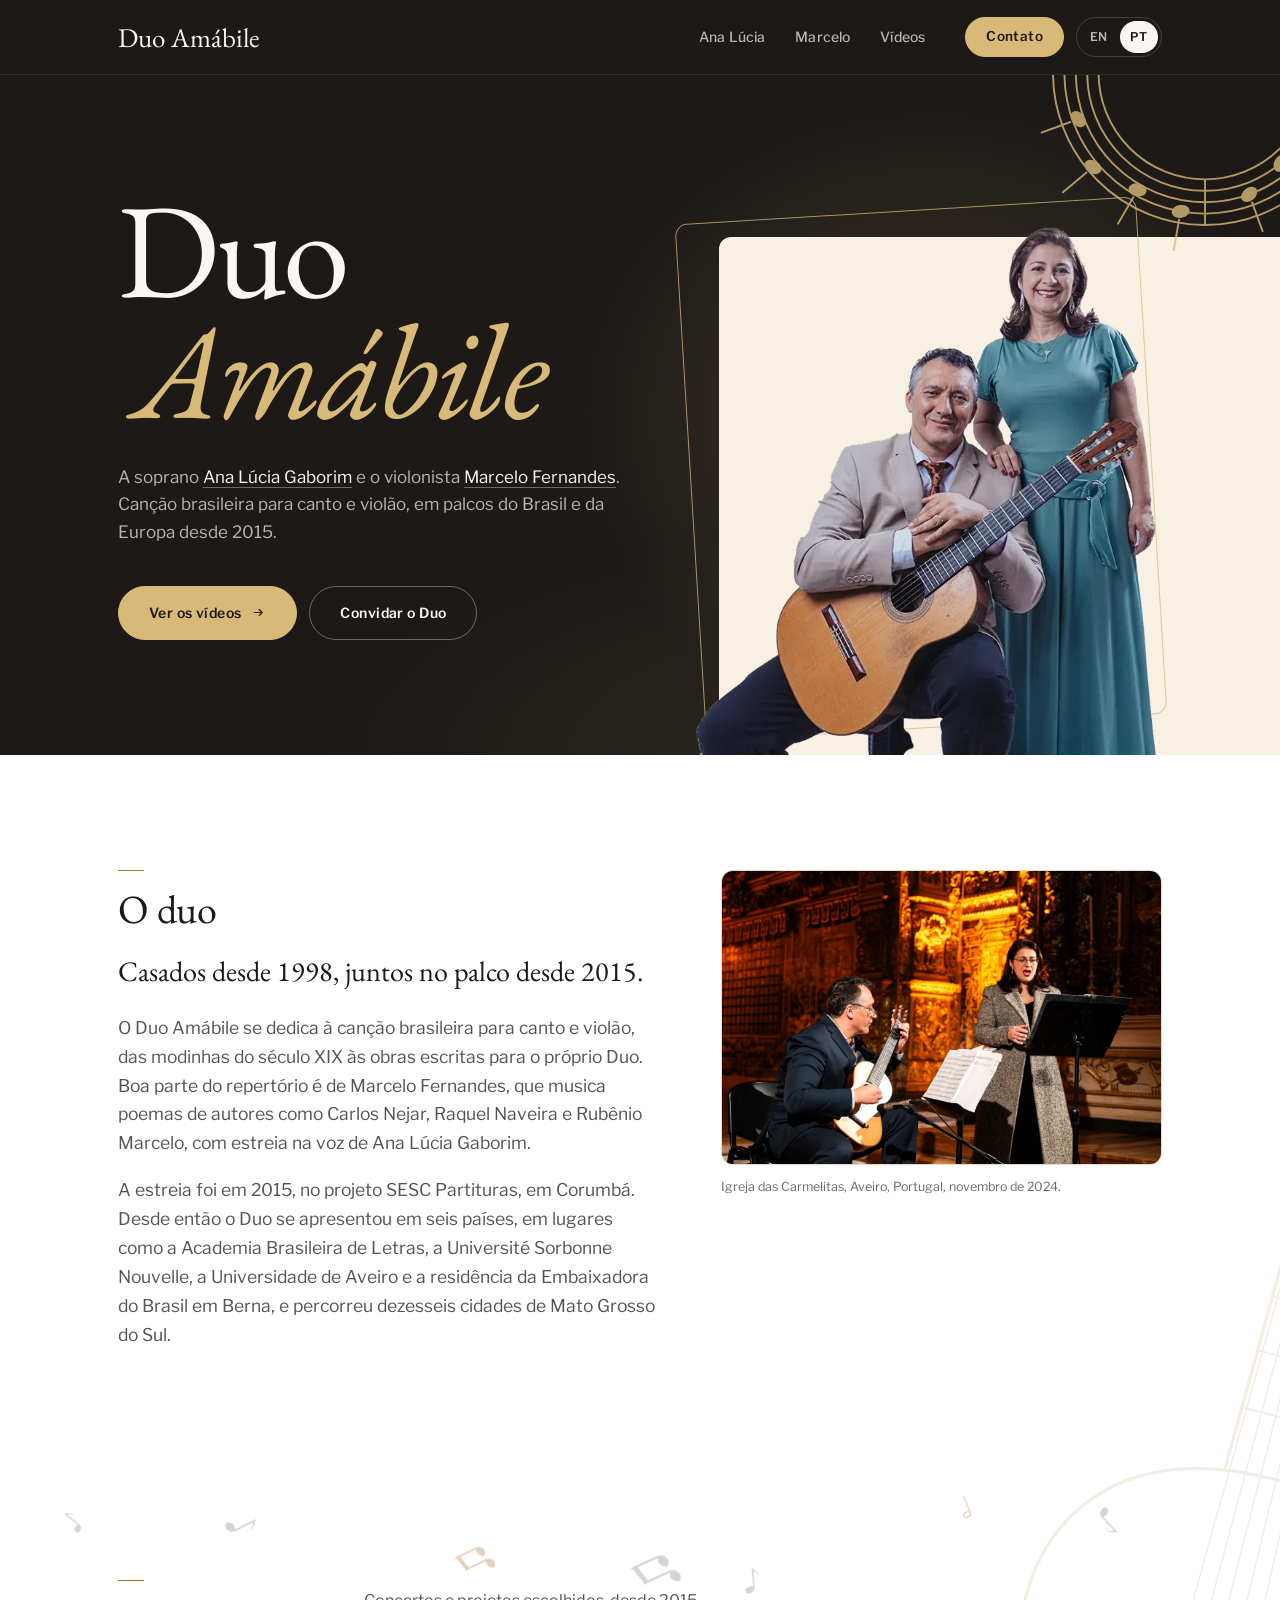
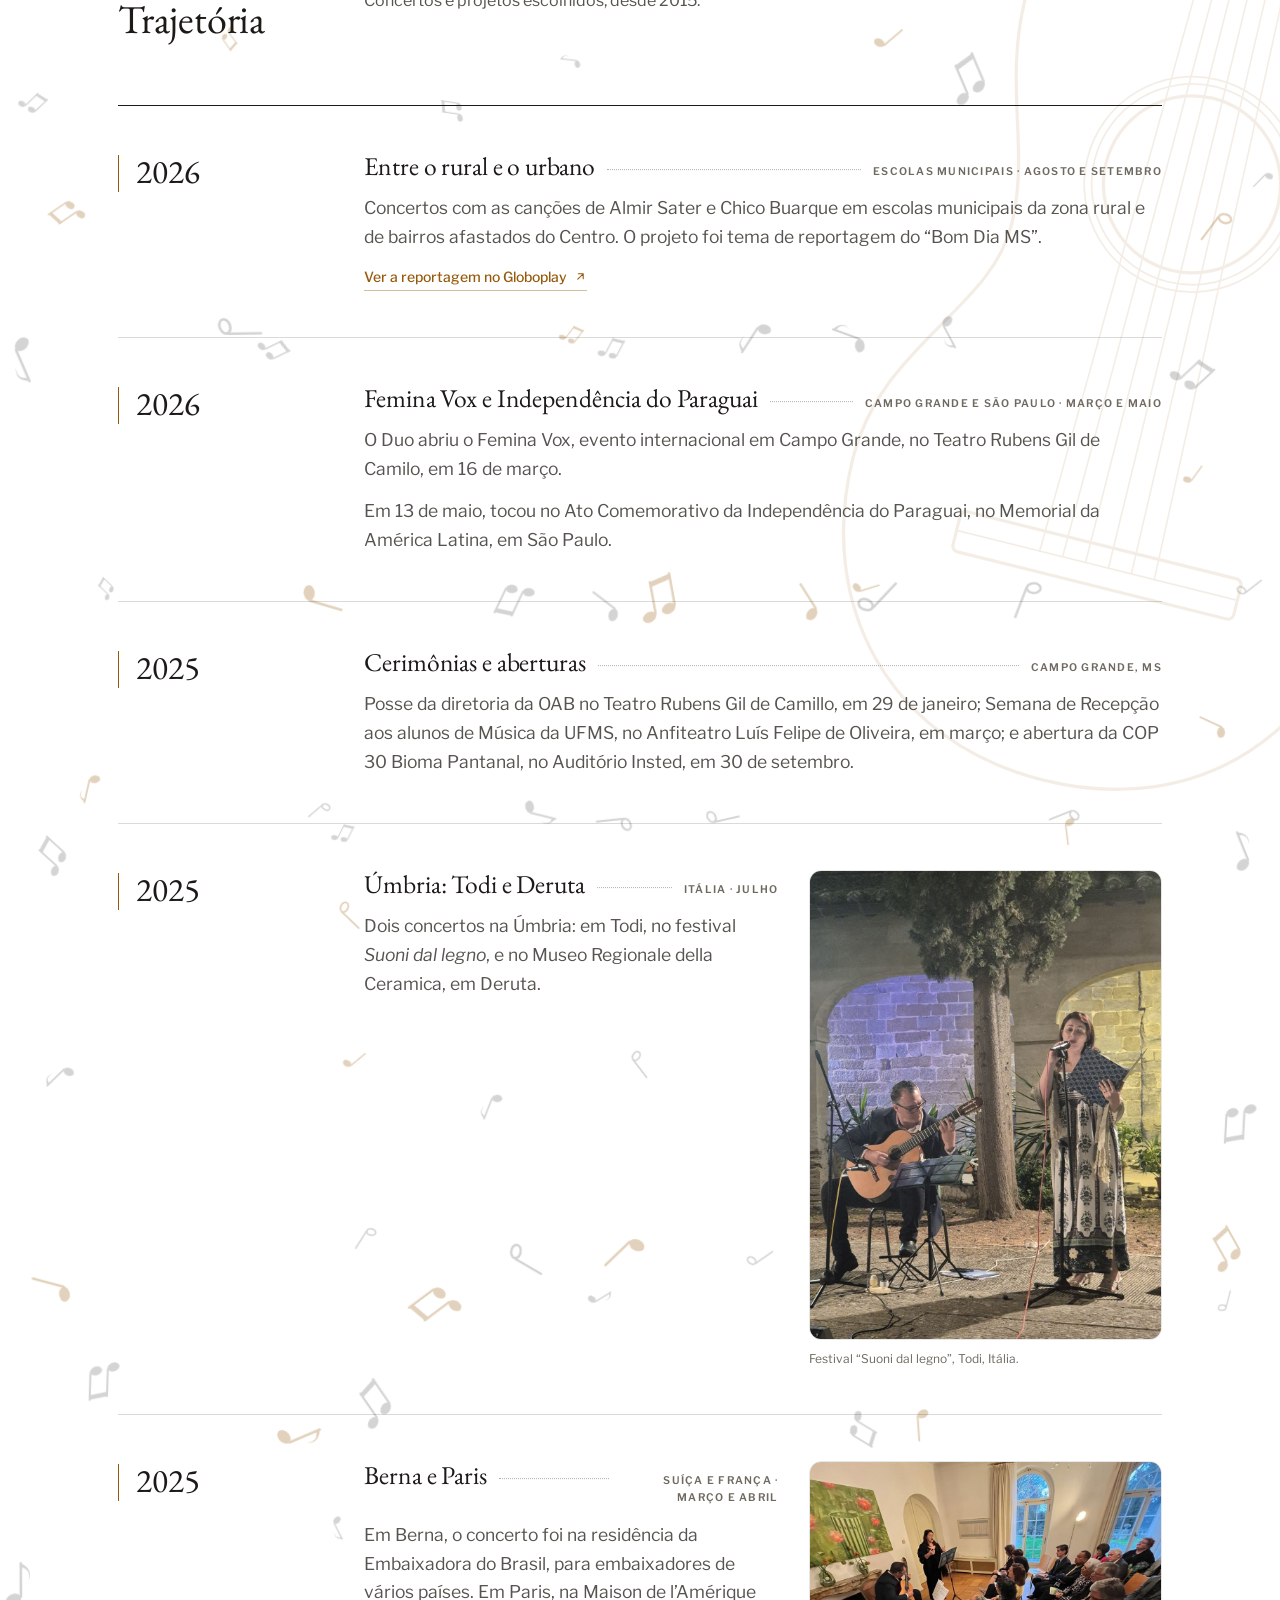
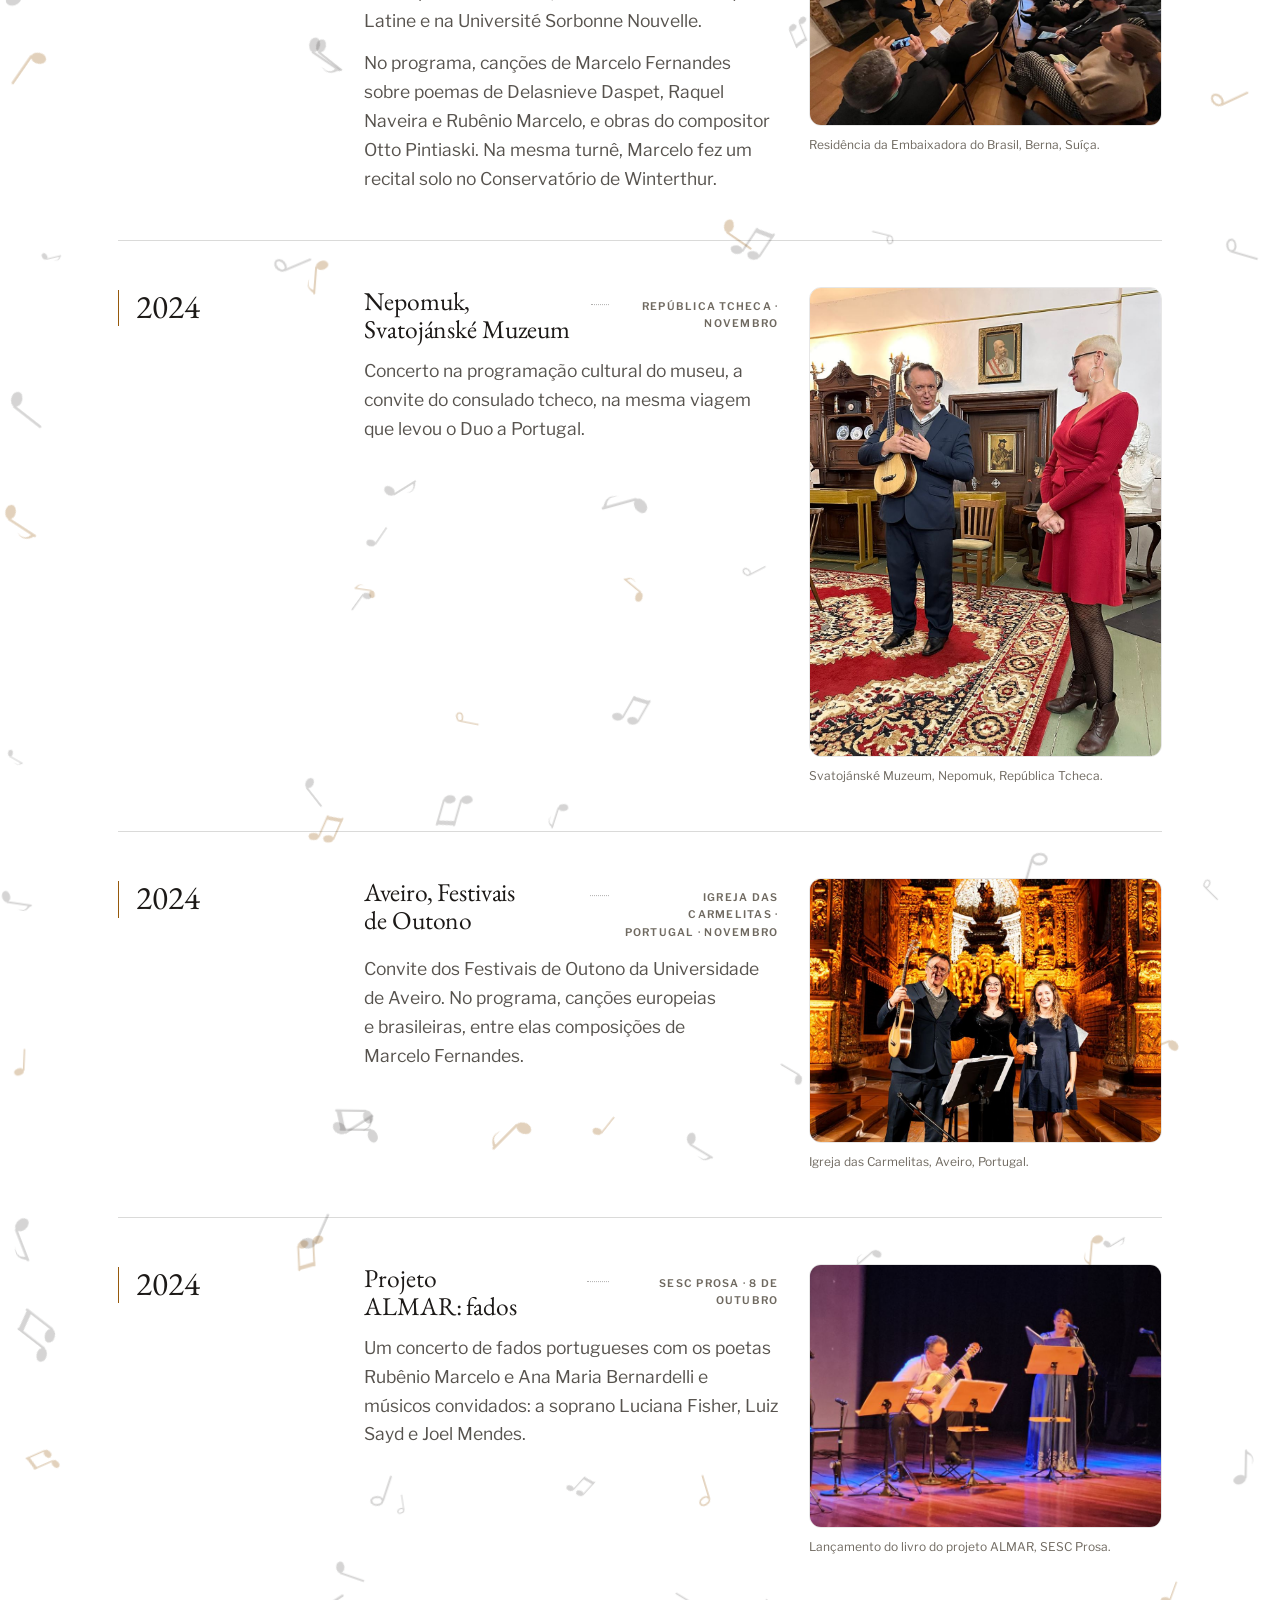
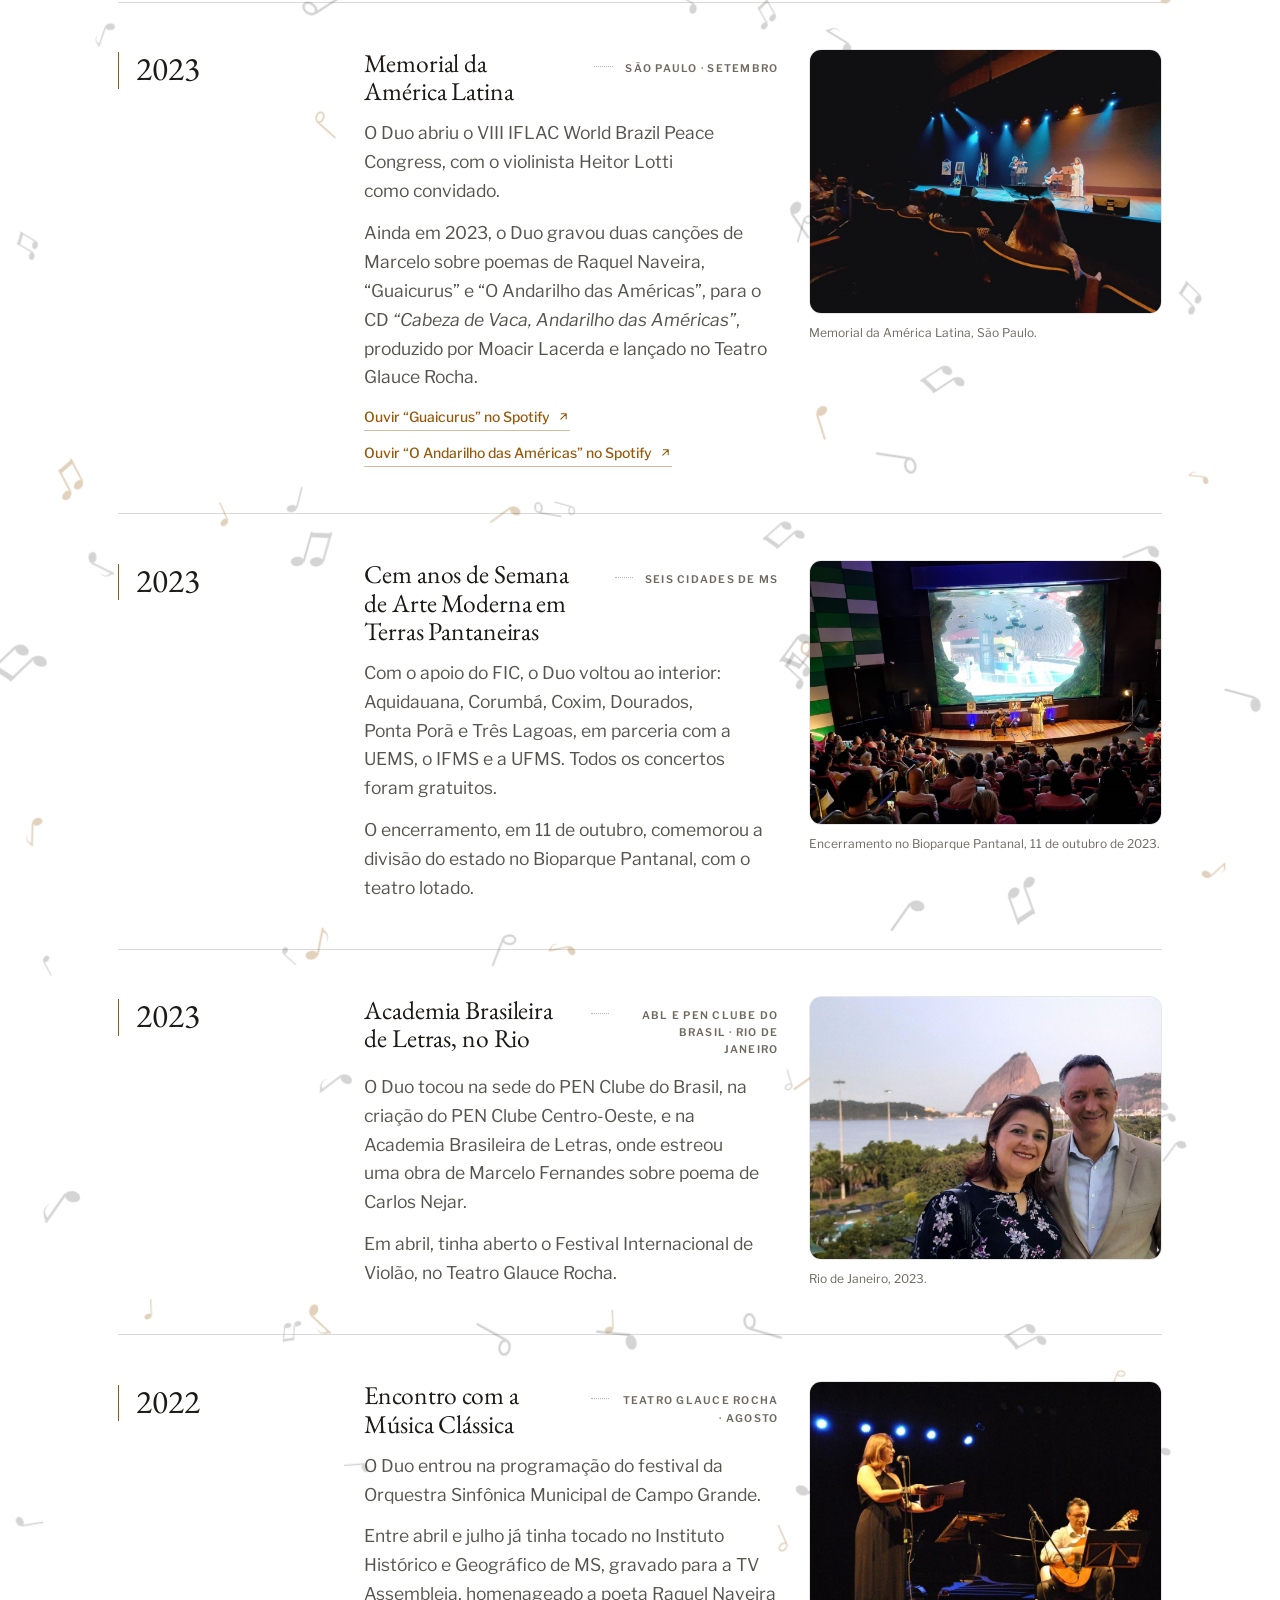
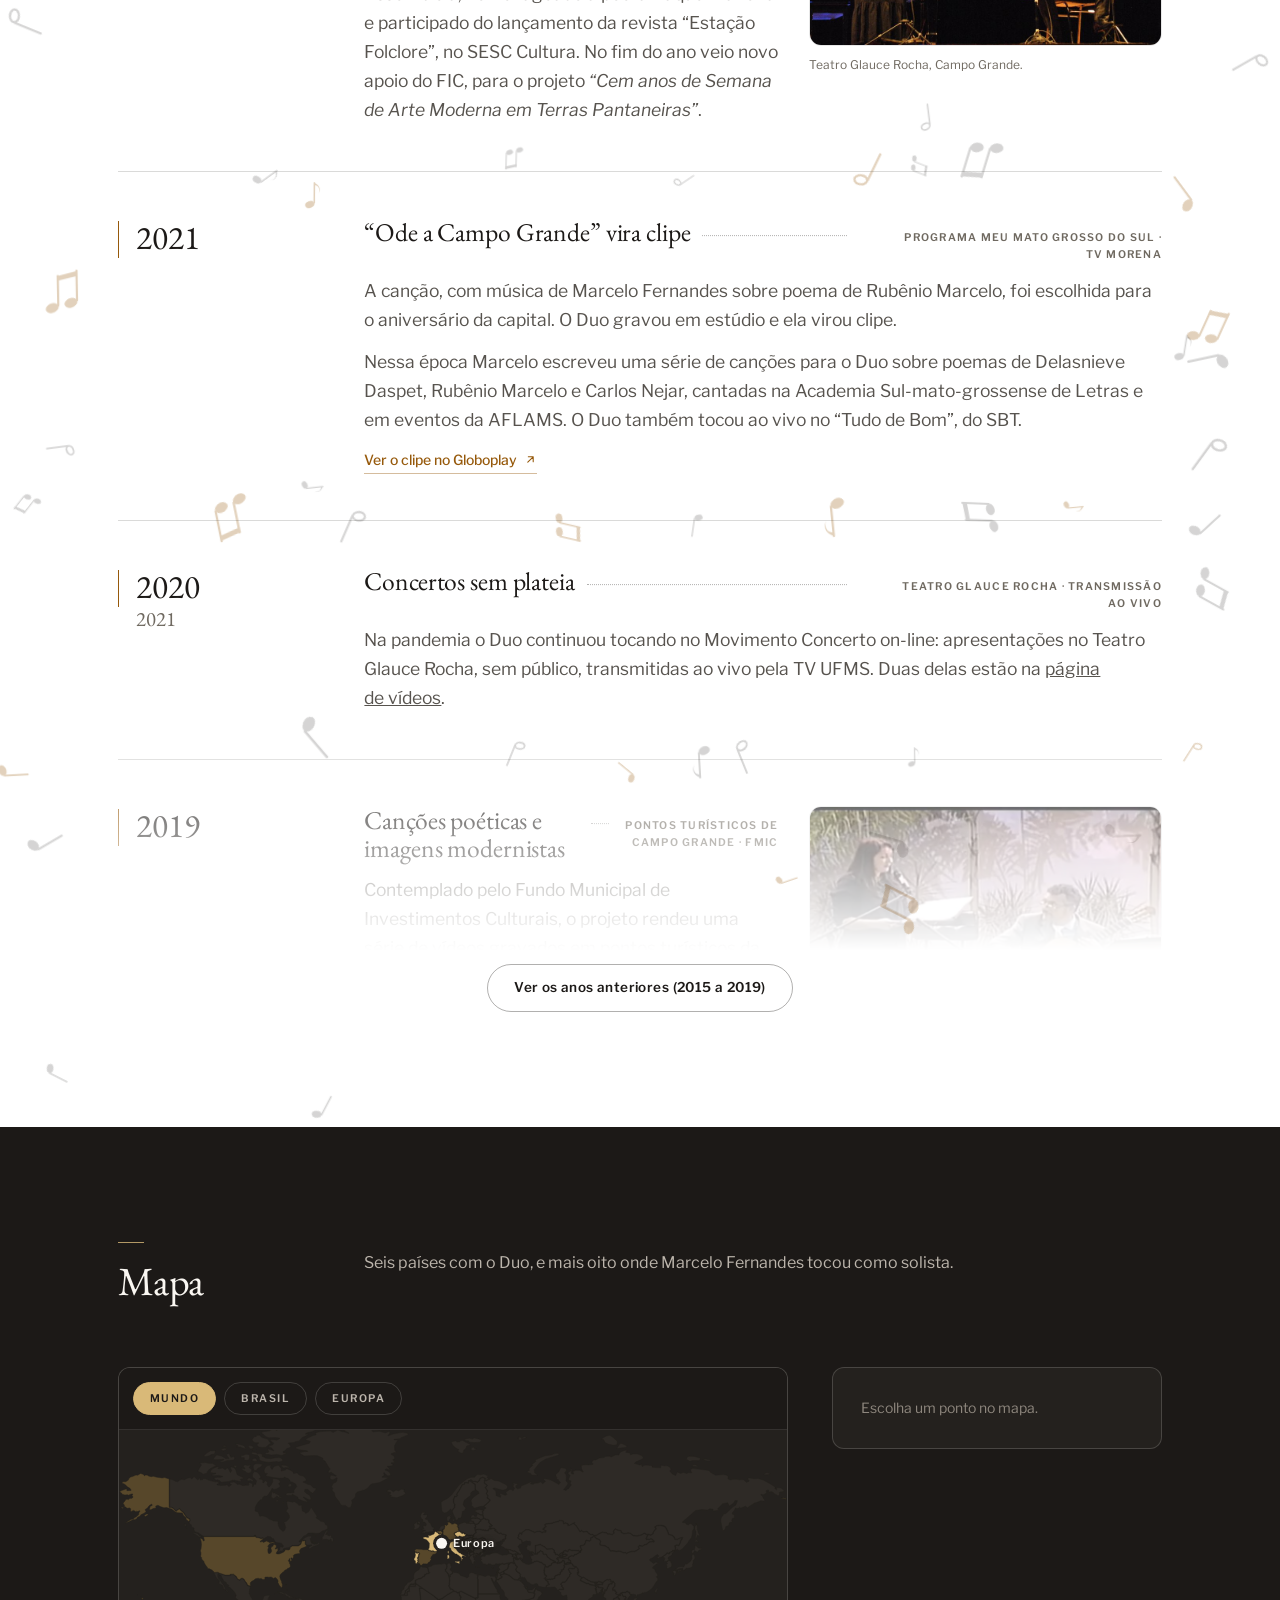
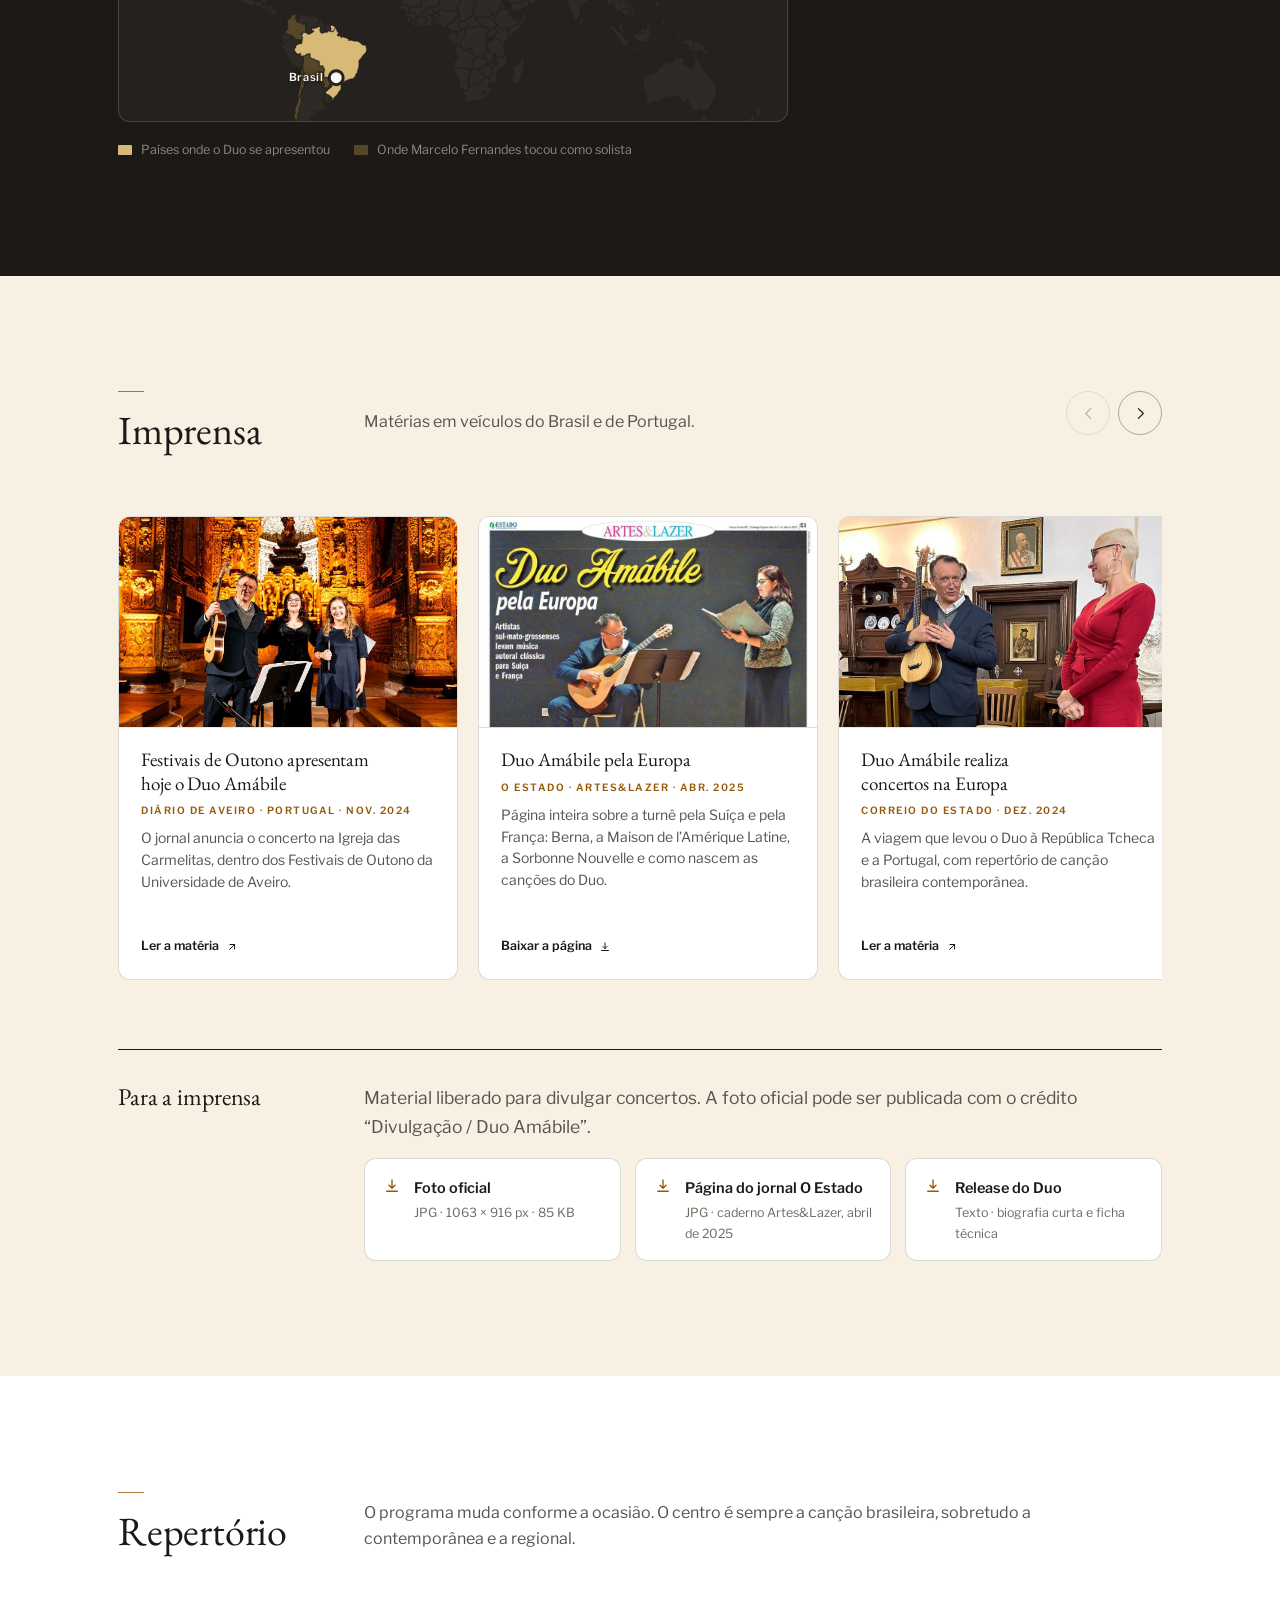
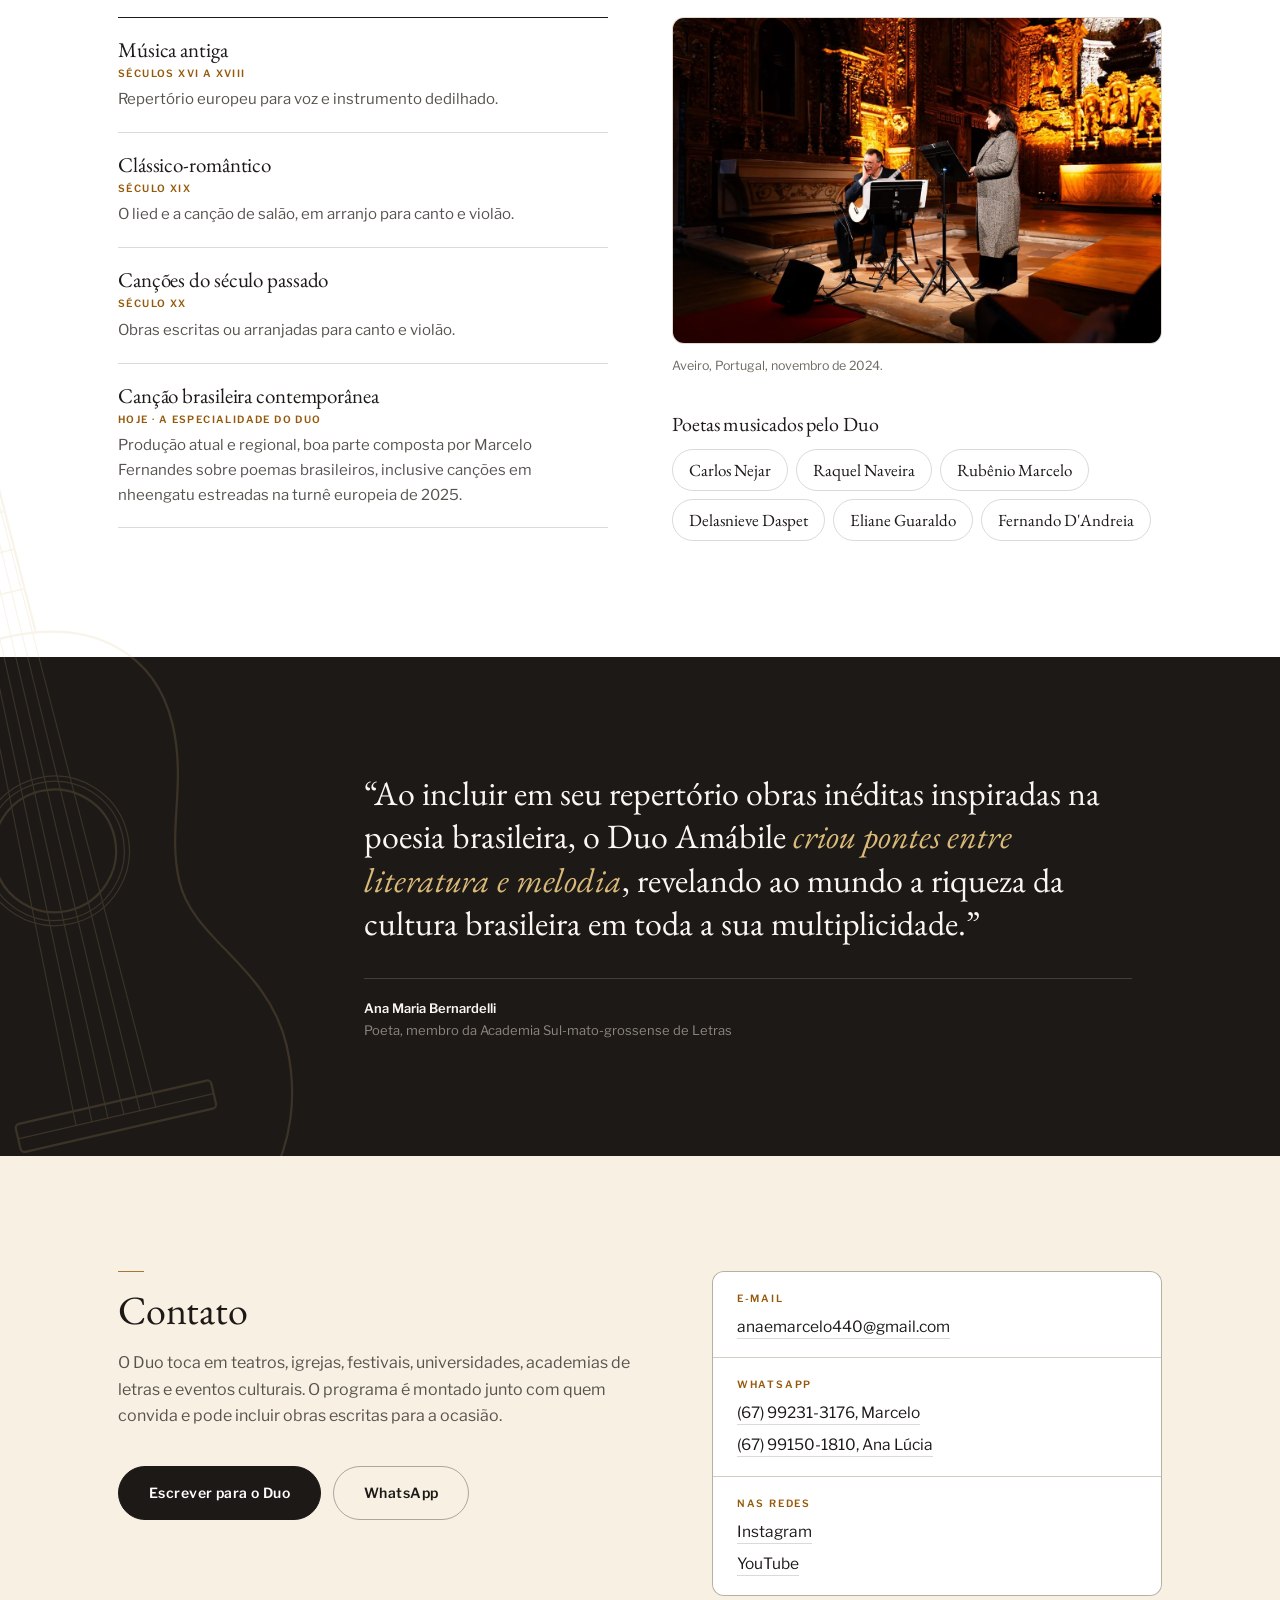
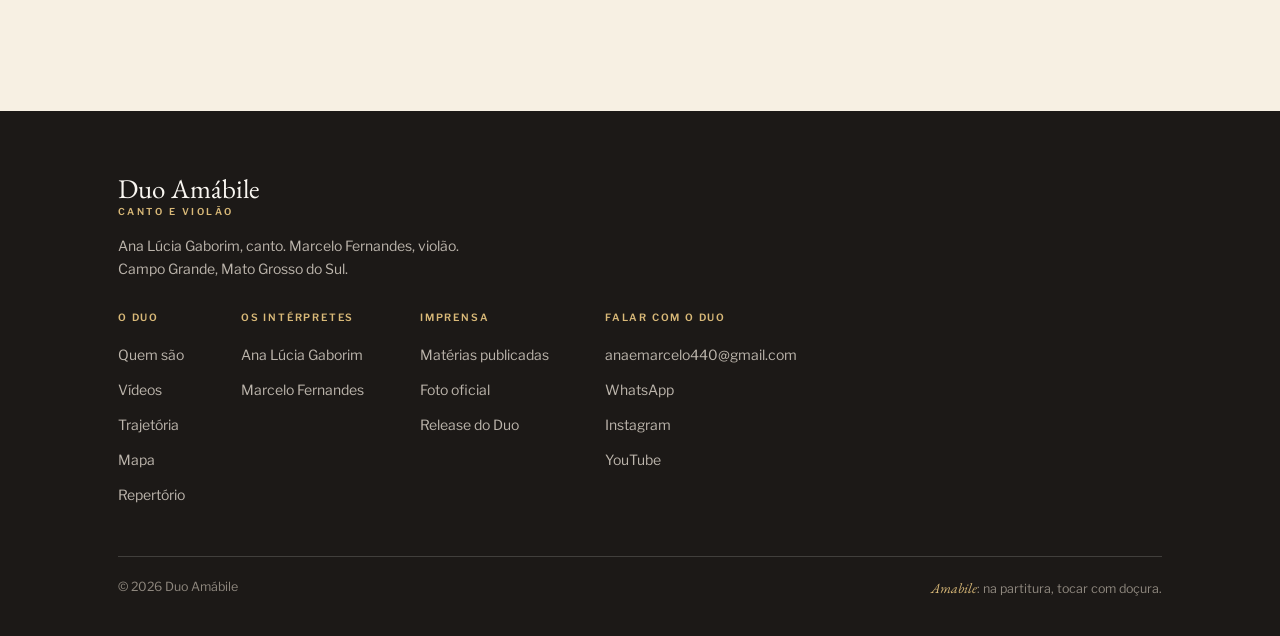
<file: pt/index.html>
<!DOCTYPE html>
<html lang="pt-BR">
<head>
<meta charset="utf-8">
<meta name="viewport" content="width=device-width, initial-scale=1">
<title>Duo Amábile · canto e violão</title>
<meta name="description" content="Ana Lúcia Gaborim (canto) e Marcelo Fernandes (violão) apresentam a canção de câmara brasileira em teatros, igrejas e universidades do Brasil e da Europa desde 2015.">
<meta name="theme-color" content="#1C1917">
<link rel="icon" href="../favicon.svg" type="image/svg+xml">
<link rel="apple-touch-icon" href="../favicon.svg">
<link rel="alternate" hreflang="en" href="https://davigaborim.github.io/duo-amabile/">
<link rel="alternate" hreflang="pt-BR" href="https://davigaborim.github.io/duo-amabile/pt/">

<link rel="canonical" href="https://davigaborim.github.io/duo-amabile/pt/">
<meta property="og:url" content="https://davigaborim.github.io/duo-amabile/pt/">
<meta property="og:type" content="website">
<meta property="og:title" content="Duo Amábile · canto e violão">
<meta property="og:description" content="Canção de câmara brasileira em teatros e igrejas do Brasil e da Europa, desde 2015.">
<meta property="og:image" content="https://davigaborim.github.io/duo-amabile/images/duo-oficial.jpg">
<meta property="og:locale" content="pt_BR">
<meta property="og:locale:alternate" content="en_US">
<meta name="twitter:card" content="summary_large_image">

<link rel="preconnect" href="https://fonts.googleapis.com">
<link rel="preconnect" href="https://fonts.gstatic.com" crossorigin>
<link href="https://fonts.googleapis.com/css2?family=EB+Garamond:ital,wght@0,400..600;1,400..600&family=Libre+Franklin:ital,wght@0,300..700;1,400..600&display=swap" rel="stylesheet">
<link rel="stylesheet" href="../css/style.css?v=19">
<script type="application/ld+json">
{"@context":"https://schema.org","@type":"MusicGroup","name":"Duo Amábile","url":"https://davigaborim.github.io/duo-amabile/",
"image":"https://davigaborim.github.io/duo-amabile/images/duo-oficial.jpg","genre":"Brazilian art song","foundingDate":"2015",
"foundingLocation":"Campo Grande, Mato Grosso do Sul, Brasil","description":"Duo de canto e violão: a soprano Ana Lúcia Gaborim e o violonista Marcelo Fernandes.",
"email":"anaemarcelo440@gmail.com",
"member":[{"@type":"Person","name":"Ana Lúcia Gaborim","url":"https://davigaborim.github.io/duo-amabile/ana.html"},
{"@type":"Person","name":"Marcelo Fernandes","url":"https://davigaborim.github.io/duo-amabile/marcelo.html"}],
"sameAs":["https://www.instagram.com/duoamabilecantoeviolao/","https://www.youtube.com/@DuoAmabile-CantoeViol%C3%A3o"]}
</script>
</head>
<body>

<a class="pular" href="#conteudo">Pular para o conteúdo</a>

<header class="topo" id="topo">
  <div class="wrap topo__in">
    <a class="marca" href="index.html" aria-label="Duo Amábile, início">
      <span class="marca__nome">Duo Amábile</span>
    </a>

    <nav class="nav" id="nav" aria-label="Navegação principal">
      <a href="ana.html">Ana Lúcia</a>
      <a href="marcelo.html">Marcelo</a>
      <a href="videos.html">Vídeos</a>
      <a class="nav__celular" href="#contato">Contato</a>
    </nav>

    <div class="topo__acoes">
      <a class="btn btn--forte topo__contato" href="#contato">Contato</a>
      <div class="idiomas" role="group" aria-label="Idioma">
        <a href="../index.html" lang="en" hreflang="en" title="English">EN</a>
        <a href="index.html" lang="pt-BR" aria-current="true">PT</a>
      </div>
      <button class="hamburguer" id="hamburguer" aria-expanded="false" aria-controls="nav" aria-label="Abrir menu">
        <span></span><span></span><span></span>
      </button>
    </div>
  </div>
</header>

<main id="conteudo">

<section class="abertura secao--escura">
  <!-- pauta de cinco linhas dobrada em círculo, saindo pelo alto da abertura;
       o desenho vem de js/main.js e gira com a rolagem -->
  <span class="disco disco--abertura" aria-hidden="true"></span>
  <div class="wrap abertura__in">
    <div class="abertura__texto-col">
      <h1>
        <span>Duo</span>
        <span class="amabile">Amábile</span>
      </h1>

      <p class="abertura__texto">
        A soprano <a href="ana.html">Ana Lúcia Gaborim</a> e o violonista
        <a href="marcelo.html">Marcelo Fernandes</a>. Canção brasileira para canto
        e violão, em palcos do Brasil e da Europa desde 2015.
      </p>

      <div class="abertura__acoes">
        <a class="btn btn--forte btn--lg" href="videos.html">
          Ver os vídeos
          <svg class="btn__seta" viewBox="0 0 24 24" aria-hidden="true"><path d="M5 12h13m0 0-5-5m5 5-5 5" fill="none" stroke="currentColor" stroke-width="1.8" stroke-linecap="round" stroke-linejoin="round"/></svg>
        </a>
        <a class="btn btn--lg" href="#contato">Convidar o Duo</a>
      </div>
    </div>

    <div class="abertura__foto">
      <img src="../images/duo-oficial.webp" alt="Ana Lúcia Gaborim em pé, de vestido verde, ao lado de Marcelo Fernandes sentado com o violão no colo" width="648" height="734" fetchpriority="high">
    </div>
  </div>
</section>

<!-- ============================ O DUO ============================ -->
<section class="secao" id="duo" data-regua="O duo">
  <div class="wrap">
    <div class="duo">
      <div class="duo__texto">
        <h2 class="titulo">O duo</h2>
        <p class="duo__abre">
          Casados desde 1998, juntos no palco desde 2015.
        </p>
        <p>
          O Duo Amábile se dedica à canção brasileira para canto e violão, das
          modinhas do século XIX às obras escritas para o próprio Duo. Boa parte do
          repertório é de Marcelo Fernandes, que musica poemas de autores como
          Carlos Nejar, Raquel Naveira e Rubênio Marcelo, com estreia na voz de Ana
          Lúcia Gaborim.
        </p>
        <p>
          A estreia foi em 2015, no projeto SESC Partituras, em Corumbá. Desde então
          o Duo se apresentou em seis países, em lugares como a Academia Brasileira
          de Letras, a Université Sorbonne Nouvelle, a Universidade de Aveiro e a
          residência da Embaixadora do Brasil em Berna, e percorreu dezesseis
          cidades de Mato Grosso do Sul.
        </p>
      </div>

      <figure class="figura">
        <img src="../images/hero-aveiro.webp" alt="Marcelo Fernandes tocando violão e Ana Lúcia Gaborim cantando diante da talha dourada da Igreja das Carmelitas, em Aveiro" width="1200" height="800" loading="lazy">
        <figcaption>Igreja das Carmelitas, Aveiro, Portugal, novembro de 2024.</figcaption>
      </figure>
    </div>
  </div>
</section>

<!-- ============================ TRAJETÓRIA ============================ -->
<section class="secao secao--gravura" id="trajetoria" data-regua="Trajetória">
  <span class="violao violao--trilha" aria-hidden="true" data-violao></span>
  <div class="notas" aria-hidden="true" data-notas></div>

  <div class="wrap">
    <header class="cab">
      <div class="cab__in">
        <h2>Trajetória</h2>
        <p class="cab__texto">
          Concertos e projetos escolhidos, desde 2015.
        </p>
      </div>
    </header>

    <ol class="linha" id="linha" data-linha>

      <li class="marco">
        <p class="marco__ano">2026</p>
        <div class="marco__corpo">
          <div>
            <div class="marco__cabeca">
              <h3>Entre o rural e o urbano</h3>
              <i class="marco__fio"></i>
              <p class="marco__onde">Escolas municipais · agosto e setembro</p>
            </div>
            <p>
              Concertos com as canções de Almir Sater e Chico Buarque em escolas
              municipais da zona rural e de bairros afastados do Centro. O projeto
              foi tema de reportagem do “Bom Dia MS”.
            </p>
            <p class="marco__links">
              <a class="link" href="https://globoplay.globo.com/v/14868239/" target="_blank" rel="noopener">Ver a reportagem no Globoplay <svg viewBox="0 0 24 24" aria-hidden="true"><path d="M7 17 17 7m0 0H8m9 0v9" fill="none" stroke="currentColor" stroke-width="2" stroke-linecap="round" stroke-linejoin="round"/></svg></a>
            </p>
          </div>
        </div>
      </li>

      <li class="marco">
        <p class="marco__ano">2026</p>
        <div class="marco__corpo">
          <div>
            <div class="marco__cabeca">
              <h3>Femina Vox e Independência do Paraguai</h3>
              <i class="marco__fio"></i>
              <p class="marco__onde">Campo Grande e São Paulo · março e maio</p>
            </div>
            <p>
              O Duo abriu o Femina Vox, evento internacional em Campo Grande, no Teatro
              Rubens Gil de Camilo, em 16 de março.
            </p>
            <p>
              Em 13 de maio, tocou no Ato Comemorativo da Independência do Paraguai,
              no Memorial da América Latina, em São Paulo.
            </p>
          </div>
        </div>
      </li>

      <li class="marco">
        <p class="marco__ano">2025</p>
        <div class="marco__corpo">
          <div>
            <div class="marco__cabeca">
              <h3>Cerimônias e aberturas</h3>
              <i class="marco__fio"></i>
              <p class="marco__onde">Campo Grande, MS</p>
            </div>
            <p>
              Posse da diretoria da OAB no Teatro Rubens Gil de Camillo, em 29 de
              janeiro; Semana de Recepção aos alunos de Música da UFMS, no
              Anfiteatro Luís Felipe de Oliveira, em março; e abertura da COP 30
              Bioma Pantanal, no Auditório Insted, em 30 de setembro.
            </p>
          </div>
        </div>
      </li>

      <li class="marco marco--foto">
        <p class="marco__ano">2025</p>
        <div class="marco__corpo">
          <div>
            <div class="marco__cabeca">
              <h3>Úmbria: Todi e Deruta</h3>
              <i class="marco__fio"></i>
              <p class="marco__onde">Itália · julho</p>
            </div>
            <p>
              Dois concertos na Úmbria: em Todi, no festival <em>Suoni dal
              legno</em>, e no Museo Regionale della Ceramica, em Deruta.
            </p>
          </div>
          <figure class="marco__foto marco__foto--alta">
            <img src="../images/t-2025-todi.jpg" alt="O Duo se apresentando ao ar livre em Todi, à noite, junto a um muro de pedra" width="1000" height="1333" loading="lazy">
            <figcaption>Festival “Suoni dal legno”, Todi, Itália.</figcaption>
          </figure>
        </div>
      </li>

      <li class="marco marco--foto">
        <p class="marco__ano">2025</p>
        <div class="marco__corpo">
          <div>
            <div class="marco__cabeca">
              <h3>Berna e Paris</h3>
              <i class="marco__fio"></i>
              <p class="marco__onde">Suíça e França · março e abril</p>
            </div>
            <p>
              Em Berna, o concerto foi na residência da Embaixadora do Brasil, para
              embaixadores de vários países. Em Paris, na Maison de l’Amérique Latine
              e na Université Sorbonne Nouvelle.
            </p>
            <p>
              No programa, canções de Marcelo Fernandes sobre poemas de Delasnieve
              Daspet, Raquel Naveira e Rubênio Marcelo, e obras do compositor Otto
              Pintiaski. Na mesma turnê, Marcelo fez um recital solo no Conservatório
              de Winterthur.
            </p>
          </div>
          <figure class="marco__foto">
            <img src="../images/t-2025-bern.jpg" alt="Plateia sentada no salão da residência da Embaixadora do Brasil em Berna" width="1000" height="750" loading="lazy">
            <figcaption>Residência da Embaixadora do Brasil, Berna, Suíça.</figcaption>
          </figure>
        </div>
      </li>

      <li class="marco marco--foto">
        <p class="marco__ano">2024</p>
        <div class="marco__corpo">
          <div>
            <div class="marco__cabeca">
              <h3>Nepomuk, Svatojánské Muzeum</h3>
              <i class="marco__fio"></i>
              <p class="marco__onde">República Tcheca · novembro</p>
            </div>
            <p>
              Concerto na programação cultural do museu, a convite do consulado
              tcheco, na mesma viagem que levou o Duo a Portugal.
            </p>
          </div>
          <figure class="marco__foto marco__foto--alta">
            <img src="../images/t-2024-nepomuk.jpg" alt="Marcelo com o violão ao lado da anfitriã no salão do Svatojánské Muzeum, em Nepomuk" width="1000" height="1333" loading="lazy">
            <figcaption>Svatojánské Muzeum, Nepomuk, República Tcheca.</figcaption>
          </figure>
        </div>
      </li>

      <li class="marco marco--foto">
        <p class="marco__ano">2024</p>
        <div class="marco__corpo">
          <div>
            <div class="marco__cabeca">
              <h3>Aveiro, Festivais de Outono</h3>
              <i class="marco__fio"></i>
              <p class="marco__onde">Igreja das Carmelitas · Portugal · novembro</p>
            </div>
            <p>
              Convite dos Festivais de Outono da Universidade de Aveiro. No programa,
              canções europeias e brasileiras, entre elas composições de Marcelo
              Fernandes.
            </p>
          </div>
          <figure class="marco__foto">
            <img src="../images/t-2024-aveiro.jpg" alt="O Duo com uma intérprete convidada diante da talha dourada da Igreja das Carmelitas, em Aveiro" width="1200" height="800" loading="lazy">
            <figcaption>Igreja das Carmelitas, Aveiro, Portugal.</figcaption>
          </figure>
        </div>
      </li>

      <li class="marco marco--foto">
        <p class="marco__ano">2024</p>
        <div class="marco__corpo">
          <div>
            <div class="marco__cabeca">
              <h3>Projeto ALMAR: fados</h3>
              <i class="marco__fio"></i>
              <p class="marco__onde">SESC Prosa · 8 de outubro</p>
            </div>
            <p>
              Um concerto de fados portugueses com os poetas Rubênio Marcelo e Ana
              Maria Bernardelli e músicos convidados: a soprano Luciana Fisher, Luiz
              Sayd e Joel Mendes.
            </p>
          </div>
          <figure class="marco__foto">
            <img src="../images/t-2024-almar.jpg" alt="O Duo em cena com músicos convidados no palco do SESC Prosa" width="1000" height="562" loading="lazy">
            <figcaption>Lançamento do livro do projeto ALMAR, SESC Prosa.</figcaption>
          </figure>
        </div>
      </li>

      <li class="marco marco--foto">
        <p class="marco__ano">2023</p>
        <div class="marco__corpo">
          <div>
            <div class="marco__cabeca">
              <h3>Memorial da América Latina</h3>
              <i class="marco__fio"></i>
              <p class="marco__onde">São Paulo · setembro</p>
            </div>
            <p>
              O Duo abriu o VIII IFLAC World Brazil Peace Congress, com o violinista
              Heitor Lotti como convidado.
            </p>
            <p>
              Ainda em 2023, o Duo gravou duas canções de Marcelo sobre poemas de
              Raquel Naveira, “Guaicurus” e “O Andarilho das Américas”, para o CD
              <em>“Cabeza de Vaca, Andarilho das Américas”</em>, produzido por Moacir
              Lacerda e lançado no Teatro Glauce Rocha.
            </p>
            <p class="marco__links">
              <a class="link" href="https://open.spotify.com/track/1JE72SOaCuroxG6hcM31cb" target="_blank" rel="noopener">Ouvir “Guaicurus” no Spotify <svg viewBox="0 0 24 24" aria-hidden="true"><path d="M7 17 17 7m0 0H8m9 0v9" fill="none" stroke="currentColor" stroke-width="2" stroke-linecap="round" stroke-linejoin="round"/></svg></a>
              <a class="link" href="https://open.spotify.com/track/7kzAIVdac7UPBhdPkfzWRC" target="_blank" rel="noopener">Ouvir “O Andarilho das Américas” no Spotify <svg viewBox="0 0 24 24" aria-hidden="true"><path d="M7 17 17 7m0 0H8m9 0v9" fill="none" stroke="currentColor" stroke-width="2" stroke-linecap="round" stroke-linejoin="round"/></svg></a>
            </p>
          </div>
          <figure class="marco__foto">
            <img src="../images/t-2023-saopaulo.jpg" alt="Palco iluminado em azul no Memorial da América Latina, visto da plateia" width="1000" height="750" loading="lazy">
            <figcaption>Memorial da América Latina, São Paulo.</figcaption>
          </figure>
        </div>
      </li>

      <li class="marco marco--foto">
        <p class="marco__ano">2023</p>
        <div class="marco__corpo">
          <div>
            <div class="marco__cabeca">
              <h3>Cem anos de Semana de Arte Moderna em Terras Pantaneiras</h3>
              <i class="marco__fio"></i>
              <p class="marco__onde">Seis cidades de MS</p>
            </div>
            <p>
              Com o apoio do FIC, o Duo voltou ao interior: Aquidauana, Corumbá,
              Coxim, Dourados, Ponta Porã e Três Lagoas, em parceria com a UEMS, o
              IFMS e a UFMS. Todos os concertos foram gratuitos.
            </p>
            <p>
              O encerramento, em 11 de outubro, comemorou a divisão do estado no
              Bioparque Pantanal, com o teatro lotado.
            </p>
          </div>
          <figure class="marco__foto">
            <img src="../images/t-2023-bioparque.jpg" alt="Teatro lotado no Bioparque Pantanal durante o concerto de encerramento" width="1200" height="900" loading="lazy">
            <figcaption>Encerramento no Bioparque Pantanal, 11 de outubro de 2023.</figcaption>
          </figure>
        </div>
      </li>

      <li class="marco marco--foto">
        <p class="marco__ano">2023</p>
        <div class="marco__corpo">
          <div>
            <div class="marco__cabeca">
              <h3>Academia Brasileira de Letras, no Rio</h3>
              <i class="marco__fio"></i>
              <p class="marco__onde">ABL e PEN Clube do Brasil · Rio de Janeiro</p>
            </div>
            <p>
              O Duo tocou na sede do PEN Clube do Brasil, na criação do PEN Clube
              Centro-Oeste, e na Academia Brasileira de Letras, onde estreou uma obra
              de Marcelo Fernandes sobre poema de Carlos Nejar.
            </p>
            <p>
              Em abril, tinha aberto o Festival Internacional de Violão, no Teatro
              Glauce Rocha.
            </p>
          </div>
          <figure class="marco__foto">
            <img src="../images/t-2023-rio.jpg" alt="Ana Lúcia e Marcelo no Rio de Janeiro, com o Pão de Açúcar ao fundo" width="1000" height="706" loading="lazy">
            <figcaption>Rio de Janeiro, 2023.</figcaption>
          </figure>
        </div>
      </li>

      <li class="marco marco--foto">
        <p class="marco__ano">2022</p>
        <div class="marco__corpo">
          <div>
            <div class="marco__cabeca">
              <h3>Encontro com a Música Clássica</h3>
              <i class="marco__fio"></i>
              <p class="marco__onde">Teatro Glauce Rocha · agosto</p>
            </div>
            <p>
              O Duo entrou na programação do festival da Orquestra Sinfônica Municipal
              de Campo Grande.
            </p>
            <p>
              Entre abril e julho já tinha tocado no Instituto Histórico e Geográfico
              de MS, gravado para a TV Assembleia, homenageado a poeta Raquel Naveira
              e participado do lançamento da revista “Estação Folclore”, no SESC
              Cultura. No fim do ano veio novo apoio do FIC, para o projeto
              <em>“Cem anos de Semana de Arte Moderna em Terras Pantaneiras”</em>.
            </p>
          </div>
          <figure class="marco__foto">
            <img src="../images/t-2022-classica.jpg" alt="Ana Lúcia cantando sob luz de palco enquanto Marcelo toca sentado" width="1000" height="666" loading="lazy">
            <figcaption>Teatro Glauce Rocha, Campo Grande.</figcaption>
          </figure>
        </div>
      </li>

      <li class="marco">
        <p class="marco__ano">2021</p>
        <div class="marco__corpo">
          <div>
            <div class="marco__cabeca">
              <h3>“Ode a Campo Grande” vira clipe</h3>
              <i class="marco__fio"></i>
              <p class="marco__onde">Programa Meu Mato Grosso do Sul · TV Morena</p>
            </div>
            <p>
              A canção, com música de Marcelo Fernandes sobre poema de Rubênio
              Marcelo, foi escolhida para o aniversário da capital. O Duo gravou em
              estúdio e ela virou clipe.
            </p>
            <p>
              Nessa época Marcelo escreveu uma série de canções para o Duo sobre
              poemas de Delasnieve Daspet, Rubênio Marcelo e Carlos Nejar, cantadas na
              Academia Sul-mato-grossense de Letras e em eventos da AFLAMS. O Duo
              também tocou ao vivo no “Tudo de Bom”, do SBT.
            </p>
            <p class="marco__links">
              <a class="link" href="https://globoplay.globo.com/v/9812447/" target="_blank" rel="noopener">Ver o clipe no Globoplay <svg viewBox="0 0 24 24" aria-hidden="true"><path d="M7 17 17 7m0 0H8m9 0v9" fill="none" stroke="currentColor" stroke-width="2" stroke-linecap="round" stroke-linejoin="round"/></svg></a>
            </p>
          </div>
        </div>
      </li>

      <li class="marco">
        <p class="marco__ano">2020<span>2021</span></p>
        <div class="marco__corpo">
          <div>
            <div class="marco__cabeca">
              <h3>Concertos sem plateia</h3>
              <i class="marco__fio"></i>
              <p class="marco__onde">Teatro Glauce Rocha · transmissão ao vivo</p>
            </div>
            <p>
              Na pandemia o Duo continuou tocando no Movimento Concerto on-line:
              apresentações no Teatro Glauce Rocha, sem público, transmitidas ao vivo
              pela TV UFMS. Duas delas estão na <a href="videos.html">página de
              vídeos</a>.
            </p>
          </div>
        </div>
      </li>

      <li data-corte class="marco marco--foto">
        <p class="marco__ano">2019</p>
        <div class="marco__corpo">
          <div>
            <div class="marco__cabeca">
              <h3>Canções poéticas e imagens modernistas</h3>
              <i class="marco__fio"></i>
              <p class="marco__onde">Pontos turísticos de Campo Grande · FMIC</p>
            </div>
            <p>
              Contemplado pelo Fundo Municipal de Investimentos Culturais, o projeto
              rendeu uma série de vídeos gravados em pontos turísticos da cidade, com
              o violinista Heitor Lotti e a cantora lírica Andressa Chinzarian.
            </p>
            <p>
              Em junho, <em>“Fogo da Poesia”</em> estreou na Academia Brasileira de
              Letras de Mato Grosso do Sul, com transmissão pela TV Pantanal.
            </p>
          </div>
          <figure class="marco__foto">
            <img src="../images/t-2019-poesia.jpg" alt="Ana Lúcia ao microfone e Marcelo ao violão em recital ao ar livre" width="1000" height="562" loading="lazy">
            <figcaption>Recital do Duo em 2019.</figcaption>
          </figure>
        </div>
      </li>

      <li class="marco marco--foto">
        <p class="marco__ano">2017</p>
        <div class="marco__corpo">
          <div>
            <div class="marco__cabeca">
              <h3>A música brasileira em seis cordas</h3>
              <i class="marco__fio"></i>
              <p class="marco__onde">Oito cidades do interior de MS</p>
            </div>
            <p>
              Homenagem a Dilermando Reis, patrocinada pelo FIC, o Fundo de
              Investimentos Culturais do Estado. De maio a setembro o Duo passou por
              Bonito, Corguinho, Naviraí, Nova Andradina, Ponta Porã, Rochedo, São
              Gabriel do Oeste e Sidrolândia.
            </p>
            <p>
              O concerto de encerramento foi no Teatro Glauce Rocha, em Campo Grande,
              com os convidados Eduardo Martinelli, Luciana Fisher e Renato Oliveira.
              Em outubro, o Duo voltou ao mesmo teatro para o Movimento Concerto.
            </p>
          </div>
          <figure class="marco__foto marco__foto--alta">
            <img src="../images/t-2017-dilermando.jpg" alt="Cartaz do projeto A Música Brasileira em Seis Cordas, homenagem a Dilermando Reis" width="1000" height="1000" loading="lazy">
            <figcaption>Cartaz do projeto, patrocinado pelo FIC/MS.</figcaption>
          </figure>
        </div>
      </li>

      <li class="marco marco--foto">
        <p class="marco__ano">2016</p>
        <div class="marco__corpo">
          <div>
            <div class="marco__cabeca">
              <h3>A primeira gravação em estúdio</h3>
              <i class="marco__fio"></i>
              <p class="marco__onde">Campo Grande e interior de MS</p>
            </div>
            <p>
              O Duo gravou <em>“As árvores do meu lugar”</em>, poema de Eliane
              Guaraldo com música de Marcelo Fernandes, para o CD <em>“As canções que
              fizemos para ela: homenagem a Maria Betânia”</em>, lançado de forma
              independente por professores e compositores da UFMS.
            </p>
            <p>
              No mesmo ano tocou em eventos acadêmicos e culturais, entre eles o Chá
              Literário da Academia Sul-mato-grossense de Letras, no Centro Cultural
              José Otávio Guizzo.
            </p>
          </div>
          <figure class="marco__foto">
            <img src="../images/t-2016-gravacao.jpg" alt="Ana Lúcia cantando com a partitura nas mãos enquanto Marcelo toca, diante de uma pequena plateia" width="1000" height="750" loading="lazy">
            <figcaption>Chá Literário da Academia Sul-mato-grossense de Letras.</figcaption>
          </figure>
        </div>
      </li>

      <li class="marco marco--foto">
        <p class="marco__ano">2015</p>
        <div class="marco__corpo">
          <div>
            <div class="marco__cabeca">
              <h3>SESC Partituras, a estreia</h3>
              <i class="marco__fio"></i>
              <p class="marco__onde">Teatro do SESC · Corumbá, MS</p>
            </div>
            <p>
              Convidados para o projeto SESC Partituras, os dois tocaram juntos pela
              primeira vez: música de câmara brasileira escrita ou arranjada para
              canto e violão, editada e publicada pelo SESC.
            </p>
            <p>
              Depois vieram apresentações nos <em>campi</em> da UFMS em Chapadão do
              Sul, Coxim, Paranaíba, Ponta Porã e Três Lagoas. No fim do ano, o Duo
              encerrou a FETEC no Memorial da Cultura de MS.
            </p>
          </div>
          <figure class="marco__foto">
            <img src="../images/t-2015-sesc.jpg" alt="O Duo no palco do SESC, visto do fundo da plateia" width="960" height="720" loading="lazy">
            <figcaption>SESC Partituras, o primeiro concerto do Duo.</figcaption>
          </figure>
        </div>
      </li>

    </ol>

    <div class="linha__mais" data-linha-mais hidden>
      <button class="btn" type="button" aria-controls="linha" aria-expanded="false">Ver os anos anteriores (2015 a 2019)</button>
    </div>
  </div>
</section>

<!-- ============================ MAPA ============================ -->
<section class="secao secao--escura" id="mapa" data-regua="Mapa">
  <div class="wrap">
    <header class="cab">
      <div class="cab__in">
        <h2>Mapa</h2>
        <p class="cab__texto">
          Seis países com o Duo, e mais oito onde Marcelo Fernandes tocou como
          solista.
        </p>
      </div>
    </header>

    <div class="mapa">
      <div>
        <div class="mapa__palco">
          <div class="mapa__ctrl" role="group" aria-label="Enquadramento do mapa">
            <button type="button" data-vista="mundo" aria-pressed="true">Mundo</button>
            <button type="button" data-vista="brasil" aria-pressed="false">Brasil</button>
            <button type="button" data-vista="europa" aria-pressed="false">Europa</button>
          </div>
          <div class="mapa__tela" id="mapaTela">
            <!-- montado por js/mapa.js -->
          </div>
        </div>
        <p class="mapa__chave">
          <span><i></i> Países onde o Duo se apresentou</span>
          <span><i class="solo"></i> Onde Marcelo Fernandes tocou como solista</span>
        </p>
      </div>

      <div class="mapa__ficha" id="mapaFicha" aria-live="polite">
        <p class="vazio">Escolha um ponto no mapa.</p>
      </div>
    </div>
  </div>
</section>

<!-- ============================ IMPRENSA ============================ -->
<section class="secao secao--creme" id="imprensa" data-regua="Imprensa">
  <div class="wrap">
    <header class="cab">
      <div class="cab__in">
        <h2>Imprensa</h2>
        <div class="imprensa__topo">
          <div>
            <p class="cab__texto">Matérias em veículos do Brasil e de Portugal.</p>
          </div>
          <div class="carrossel__ctrl">
            <button type="button" id="recuar" aria-label="Ver as matérias anteriores">
              <svg viewBox="0 0 24 24" aria-hidden="true"><path d="M15 5l-7 7 7 7" fill="none" stroke="currentColor" stroke-width="1.6" stroke-linecap="round" stroke-linejoin="round"/></svg>
            </button>
            <button type="button" id="avancar" aria-label="Ver as próximas matérias">
              <svg viewBox="0 0 24 24" aria-hidden="true"><path d="M9 5l7 7-7 7" fill="none" stroke="currentColor" stroke-width="1.6" stroke-linecap="round" stroke-linejoin="round"/></svg>
            </button>
          </div>
        </div>
      </div>
    </header>

    <div class="carrossel">
      <ul class="carrossel__trilho" id="trilhoImprensa" tabindex="0" aria-label="Matérias sobre o Duo Amábile">

        <li class="recorte">
          <a class="recorte__cartao" href="https://www.diarioaveiro.pt/2024/11/27/festivais-de-outono-apresentam-hoje-o-duo-amabile/" target="_blank" rel="noopener">
            <img class="recorte__foto" src="../images/t-2024-aveiro.jpg" alt="O Duo com uma intérprete convidada diante da talha dourada da Igreja das Carmelitas" width="1200" height="800" loading="lazy">
            <div class="recorte__in">
              <h3>Festivais de Outono apresentam hoje o Duo Amábile</h3>
              <span class="recorte__veiculo">Diário de Aveiro · Portugal · nov. 2024</span>
              <p>O jornal anuncia o concerto na Igreja das Carmelitas, dentro dos Festivais de Outono da Universidade de Aveiro.</p>
              <span class="recorte__ir">Ler a matéria <svg viewBox="0 0 24 24" aria-hidden="true"><path d="M7 17 17 7m0 0H8m9 0v9" fill="none" stroke="currentColor" stroke-width="2" stroke-linecap="round" stroke-linejoin="round"/></svg></span>
            </div>
          </a>
        </li>

        <li class="recorte">
          <a class="recorte__cartao" href="../images/imprensa-europa.jpg" download>
            <img class="recorte__foto recorte__foto--pagina" src="../images/imprensa-europa.jpg" alt="Página do caderno Artes&amp;Lazer do jornal O Estado com a manchete “Duo Amábile pela Europa”" width="900" height="1563" loading="lazy">
            <div class="recorte__in">
              <h3>Duo Amábile pela Europa</h3>
              <span class="recorte__veiculo">O Estado · Artes&amp;Lazer · abr. 2025</span>
              <p>Página inteira sobre a turnê pela Suíça e pela França: Berna, a Maison de l’Amérique Latine, a Sorbonne Nouvelle e como nascem as canções do Duo.</p>
              <span class="recorte__ir">Baixar a página <svg viewBox="0 0 24 24" aria-hidden="true"><path d="M12 4v11m0 0 4-4m-4 4-4-4M5 19h14" fill="none" stroke="currentColor" stroke-width="2" stroke-linecap="round" stroke-linejoin="round"/></svg></span>
            </div>
          </a>
        </li>

        <li class="recorte">
          <a class="recorte__cartao" href="https://correiodoestado.com.br/correio-b/duo-amabile-realiza-concertos-na-europa/440527/" target="_blank" rel="noopener">
            <img class="recorte__foto recorte__foto--topo" src="../images/t-2024-nepomuk.jpg" alt="Marcelo com o violão ao lado da anfitriã no salão do Svatojánské Muzeum, em Nepomuk" width="1000" height="1333" loading="lazy">
            <div class="recorte__in">
              <h3>Duo Amábile realiza concertos na Europa</h3>
              <span class="recorte__veiculo">Correio do Estado · dez. 2024</span>
              <p>A viagem que levou o Duo à República Tcheca e a Portugal, com repertório de canção brasileira contemporânea.</p>
              <span class="recorte__ir">Ler a matéria <svg viewBox="0 0 24 24" aria-hidden="true"><path d="M7 17 17 7m0 0H8m9 0v9" fill="none" stroke="currentColor" stroke-width="2" stroke-linecap="round" stroke-linejoin="round"/></svg></span>
            </div>
          </a>
        </li>

        <li class="recorte">
          <a class="recorte__cartao" href="https://www.violaobrasileiro.com.br/blog/violonista-marcelo-fernandes-e-a-cantora-ana-lucia-gaborim-fazem-recital-na-academia-brasileira-de-letras-no-rio/570" target="_blank" rel="noopener">
            <img class="recorte__foto" src="../images/t-2023-rio.jpg" alt="Ana Lúcia e Marcelo no Rio de Janeiro, com o Pão de Açúcar ao fundo" width="1000" height="706" loading="lazy">
            <div class="recorte__in">
              <h3>Recital na Academia Brasileira de Letras, no Rio</h3>
              <span class="recorte__veiculo">Violão Brasileiro · 2023</span>
              <p>O site de violão registra o recital na ABL e a estreia da obra de Marcelo Fernandes sobre poema de Carlos Nejar.</p>
              <span class="recorte__ir">Ler a matéria <svg viewBox="0 0 24 24" aria-hidden="true"><path d="M7 17 17 7m0 0H8m9 0v9" fill="none" stroke="currentColor" stroke-width="2" stroke-linecap="round" stroke-linejoin="round"/></svg></span>
            </div>
          </a>
        </li>

        <li class="recorte">
          <a class="recorte__cartao" href="https://oestadoonline.com.br/arte-e-lazer/em-noite-historica-na-abl-duo-amabile-fara-homenagem-a-delasnieve-daspet-e-carlos-nejar/" target="_blank" rel="noopener">
            <img class="recorte__foto" src="../images/t-2023-saopaulo.jpg" alt="Palco iluminado em azul no Memorial da América Latina, visto da plateia" width="1000" height="750" loading="lazy">
            <div class="recorte__in">
              <h3>Em noite histórica na ABL, Duo Amábile homenageia Delasnieve Daspet e Carlos Nejar</h3>
              <span class="recorte__veiculo">O Estado Online · 2023</span>
              <p>A viagem ao Rio de Janeiro para os recitais na Academia Brasileira de Letras e no PEN Clube do Brasil.</p>
              <span class="recorte__ir">Ler a matéria <svg viewBox="0 0 24 24" aria-hidden="true"><path d="M7 17 17 7m0 0H8m9 0v9" fill="none" stroke="currentColor" stroke-width="2" stroke-linecap="round" stroke-linejoin="round"/></svg></span>
            </div>
          </a>
        </li>

        <li class="recorte">
          <a class="recorte__cartao" href="https://g1.globo.com/ms/mato-grosso-do-sul/noticia/2023/10/11/semana-de-arte-moderna-recebe-homenagem-no-bioparque-pantanal.ghtml" target="_blank" rel="noopener">
            <img class="recorte__foto" src="../images/t-2023-bioparque.jpg" alt="Teatro lotado no Bioparque Pantanal durante o concerto de encerramento" width="1200" height="900" loading="lazy">
            <div class="recorte__in">
              <h3>Semana de Arte Moderna recebe homenagem no Bioparque Pantanal</h3>
              <span class="recorte__veiculo">G1 Mato Grosso do Sul · out. 2023</span>
              <p>O encerramento do projeto “Cem anos de Semana de Arte Moderna em Terras Pantaneiras”, com teatro lotado em Campo Grande.</p>
              <span class="recorte__ir">Ler a matéria <svg viewBox="0 0 24 24" aria-hidden="true"><path d="M7 17 17 7m0 0H8m9 0v9" fill="none" stroke="currentColor" stroke-width="2" stroke-linecap="round" stroke-linejoin="round"/></svg></span>
            </div>
          </a>
        </li>

        <li class="recorte">
          <a class="recorte__cartao" href="https://www.fundacaodecultura.ms.gov.br/semana-de-arte-moderna-e-homenageada-no-mato-grosso-do-sul/" target="_blank" rel="noopener">
            <img class="recorte__foto" src="../images/t-2022-classica.jpg" alt="Ana Lúcia cantando sob luz de palco enquanto Marcelo toca sentado" width="1000" height="666" loading="lazy">
            <div class="recorte__in">
              <h3>Semana de Arte Moderna é homenageada no Mato Grosso do Sul</h3>
              <span class="recorte__veiculo">Fundação de Cultura de MS · 2023</span>
              <p>O projeto apoiado pelo FIC levou concertos gratuitos a seis cidades, em parceria com a UFMS, a UEMS e o IFMS.</p>
              <span class="recorte__ir">Ler a matéria <svg viewBox="0 0 24 24" aria-hidden="true"><path d="M7 17 17 7m0 0H8m9 0v9" fill="none" stroke="currentColor" stroke-width="2" stroke-linecap="round" stroke-linejoin="round"/></svg></span>
            </div>
          </a>
        </li>

      </ul>
    </div>

    <div class="kit">
      <h3>Para a imprensa</h3>
      <div>
        <p>
          Material liberado para divulgar concertos. A foto oficial pode ser
          publicada com o crédito “Divulgação / Duo Amábile”.
        </p>
        <div class="kit__lista">
          <a class="kit__item" href="../images/duo-oficial.jpg" download>
            <svg viewBox="0 0 24 24" aria-hidden="true"><path d="M12 4v11m0 0 4-4m-4 4-4-4M5 19h14" fill="none" stroke="currentColor" stroke-width="1.8" stroke-linecap="round" stroke-linejoin="round"/></svg>
            <span>
              <b>Foto oficial</b>
              <span>JPG · 1063 × 916 px · 85 KB</span>
            </span>
          </a>
          <a class="kit__item" href="../images/imprensa-europa.jpg" download>
            <svg viewBox="0 0 24 24" aria-hidden="true"><path d="M12 4v11m0 0 4-4m-4 4-4-4M5 19h14" fill="none" stroke="currentColor" stroke-width="1.8" stroke-linecap="round" stroke-linejoin="round"/></svg>
            <span>
              <b>Página do jornal O Estado</b>
              <span>JPG · caderno Artes&amp;Lazer, abril de 2025</span>
            </span>
          </a>
          <a class="kit__item" href="../release-duo-amabile.txt" download>
            <svg viewBox="0 0 24 24" aria-hidden="true"><path d="M12 4v11m0 0 4-4m-4 4-4-4M5 19h14" fill="none" stroke="currentColor" stroke-width="1.8" stroke-linecap="round" stroke-linejoin="round"/></svg>
            <span>
              <b>Release do Duo</b>
              <span>Texto · biografia curta e ficha técnica</span>
            </span>
          </a>
        </div>
      </div>
    </div>
  </div>
</section>

<!-- ============================ REPERTÓRIO ============================ -->
<section class="secao" id="repertorio" data-regua="Repertório">
  <div class="wrap">
    <header class="cab">
      <div class="cab__in">
        <h2>Repertório</h2>
        <p class="cab__texto">
          O programa muda conforme a ocasião. O centro é sempre a canção brasileira,
          sobretudo a contemporânea e a regional.
        </p>
      </div>
    </header>

    <div class="programa">
      <ol class="pecas">
        <li>
          <h3>Música antiga</h3>
          <span class="epoca">Séculos XVI a XVIII</span>
          <p>Repertório europeu para voz e instrumento dedilhado.</p>
        </li>
        <li>
          <h3>Clássico-romântico</h3>
          <span class="epoca">Século XIX</span>
          <p>O lied e a canção de salão, em arranjo para canto e violão.</p>
        </li>
        <li>
          <h3>Canções do século passado</h3>
          <span class="epoca">Século XX</span>
          <p>Obras escritas ou arranjadas para canto e violão.</p>
        </li>
        <li>
          <h3>Canção brasileira contemporânea</h3>
          <span class="epoca">Hoje · a especialidade do Duo</span>
          <p>
            Produção atual e regional, boa parte composta por Marcelo Fernandes sobre
            poemas brasileiros, inclusive canções em nheengatu estreadas na turnê
            europeia de 2025.
          </p>
        </li>
      </ol>

      <div>
        <figure class="figura">
          <img src="../images/duo-nave.webp" alt="Marcelo sentado ao violão e Ana Lúcia cantando na nave da Igreja das Carmelitas" width="1200" height="800" loading="lazy">
          <figcaption>Aveiro, Portugal, novembro de 2024.</figcaption>
        </figure>

        <div class="poetas">
          <h3>Poetas musicados pelo Duo</h3>
          <ul>
            <li>Carlos Nejar</li>
            <li>Raquel Naveira</li>
            <li>Rubênio Marcelo</li>
            <li>Delasnieve Daspet</li>
            <li>Eliane Guaraldo</li>
            <li>Fernando D'Andreia</li>
          </ul>
        </div>
      </div>
    </div>
  </div>
</section>

<!-- ============================ CITAÇÃO ============================ -->
<section class="secao secao--escura secao--gravura">
  <span class="violao violao--citacao" aria-hidden="true" data-violao></span>

  <div class="wrap">
    <figure class="homenagem">
      <div>
        <blockquote>
          <p>
            “Ao incluir em seu repertório obras inéditas inspiradas na poesia
            brasileira, o Duo Amábile <em>criou pontes entre literatura e
            melodia</em>, revelando ao mundo a riqueza da cultura brasileira em toda
            a sua multiplicidade.”
          </p>
        </blockquote>
        <figcaption>
          <b>Ana Maria Bernardelli</b><br>
          Poeta, membro da Academia Sul-mato-grossense de Letras
        </figcaption>
      </div>
    </figure>
  </div>
</section>

<!-- ============================ CONTATO ============================ -->
<section class="secao secao--creme" id="contato" data-regua="Contato">
  <div class="wrap">
    <div class="contato">
      <div class="contato__texto">
        <h2 class="titulo">Contato</h2>
        <p>
          O Duo toca em teatros, igrejas, festivais, universidades, academias de
          letras e eventos culturais. O programa é montado junto com quem convida e
          pode incluir obras escritas para a ocasião.
        </p>
        <div class="contato__acoes">
          <a class="btn btn--forte btn--lg" href="mailto:anaemarcelo440@gmail.com?subject=Convite%20para%20o%20Duo%20Am%C3%A1bile">Escrever para o Duo</a>
          <a class="btn btn--lg" href="https://wa.me/5567992313176?text=Ol%C3%A1!%20Gostaria%20de%20convidar%20o%20Duo%20Am%C3%A1bile%20para%20um%20concerto." target="_blank" rel="noopener">WhatsApp</a>
        </div>
      </div>

      <dl class="fichas">
        <div>
          <dt>E-mail</dt>
          <dd><a href="mailto:anaemarcelo440@gmail.com">anaemarcelo440@gmail.com</a></dd>
        </div>
        <div>
          <dt>WhatsApp</dt>
          <dd><a href="https://wa.me/5567992313176?text=Ol%C3%A1!%20Gostaria%20de%20convidar%20o%20Duo%20Am%C3%A1bile%20para%20um%20concerto." target="_blank" rel="noopener">(67) 99231-3176, Marcelo</a></dd>
          <dd><a href="https://wa.me/5567991501810?text=Ol%C3%A1!%20Gostaria%20de%20convidar%20o%20Duo%20Am%C3%A1bile%20para%20um%20concerto." target="_blank" rel="noopener">(67) 99150-1810, Ana Lúcia</a></dd>
        </div>
        <div>
          <dt>Nas redes</dt>
          <dd><a href="https://www.instagram.com/duoamabilecantoeviolao/" target="_blank" rel="noopener">Instagram</a></dd>
          <dd><a href="https://www.youtube.com/@DuoAmabile-CantoeViol%C3%A3o" target="_blank" rel="noopener">YouTube</a></dd>
        </div>
      </dl>
    </div>
  </div>
</section>

</main>

<footer class="rodape">
  <div class="wrap">
    <div class="rodape__in">
      <div class="rodape__marca">
        <a class="marca" href="#topo">
          <span class="marca__nome">Duo Amábile</span>
          <span class="marca__papel">canto e violão</span>
        </a>
        <p>Ana Lúcia Gaborim, canto. Marcelo Fernandes, violão. Campo Grande, Mato Grosso do Sul.</p>
      </div>

      <nav class="rodape__links" aria-label="Rodapé">
        <div>
          <h3>O Duo</h3>
          <a href="#duo">Quem são</a>
          <a href="videos.html">Vídeos</a>
          <a href="#trajetoria">Trajetória</a>
          <a href="#mapa">Mapa</a>
          <a href="#repertorio">Repertório</a>
        </div>
        <div>
          <h3>Os intérpretes</h3>
          <a href="ana.html">Ana Lúcia Gaborim</a>
          <a href="marcelo.html">Marcelo Fernandes</a>
        </div>
        <div>
          <h3>Imprensa</h3>
          <a href="#imprensa">Matérias publicadas</a>
          <a href="../images/duo-oficial.jpg" download>Foto oficial</a>
          <a href="../release-duo-amabile.txt" download>Release do Duo</a>
        </div>
        <div>
          <h3>Falar com o Duo</h3>
          <a href="mailto:anaemarcelo440@gmail.com">anaemarcelo440@gmail.com</a>
          <a href="https://wa.me/5567992313176?text=Ol%C3%A1!%20Gostaria%20de%20convidar%20o%20Duo%20Am%C3%A1bile%20para%20um%20concerto." target="_blank" rel="noopener">WhatsApp</a>
          <a href="https://www.instagram.com/duoamabilecantoeviolao/" target="_blank" rel="noopener">Instagram</a>
          <a href="https://www.youtube.com/@DuoAmabile-CantoeViol%C3%A3o" target="_blank" rel="noopener">YouTube</a>
        </div>
      </nav>
    </div>

    <div class="rodape__fim">
      <p>© <span id="ano">2026</span> Duo Amábile</p>
      <p><em>Amabile</em>: na partitura, tocar com doçura.</p>
    </div>
  </div>
</footer>

<script src="../js/main.js?v=19" defer></script>
<script src="../js/mapa-dados.js?v=18" defer></script>
<script src="../js/mapa.js?v=19" defer></script>
</body>
</html>
</file>
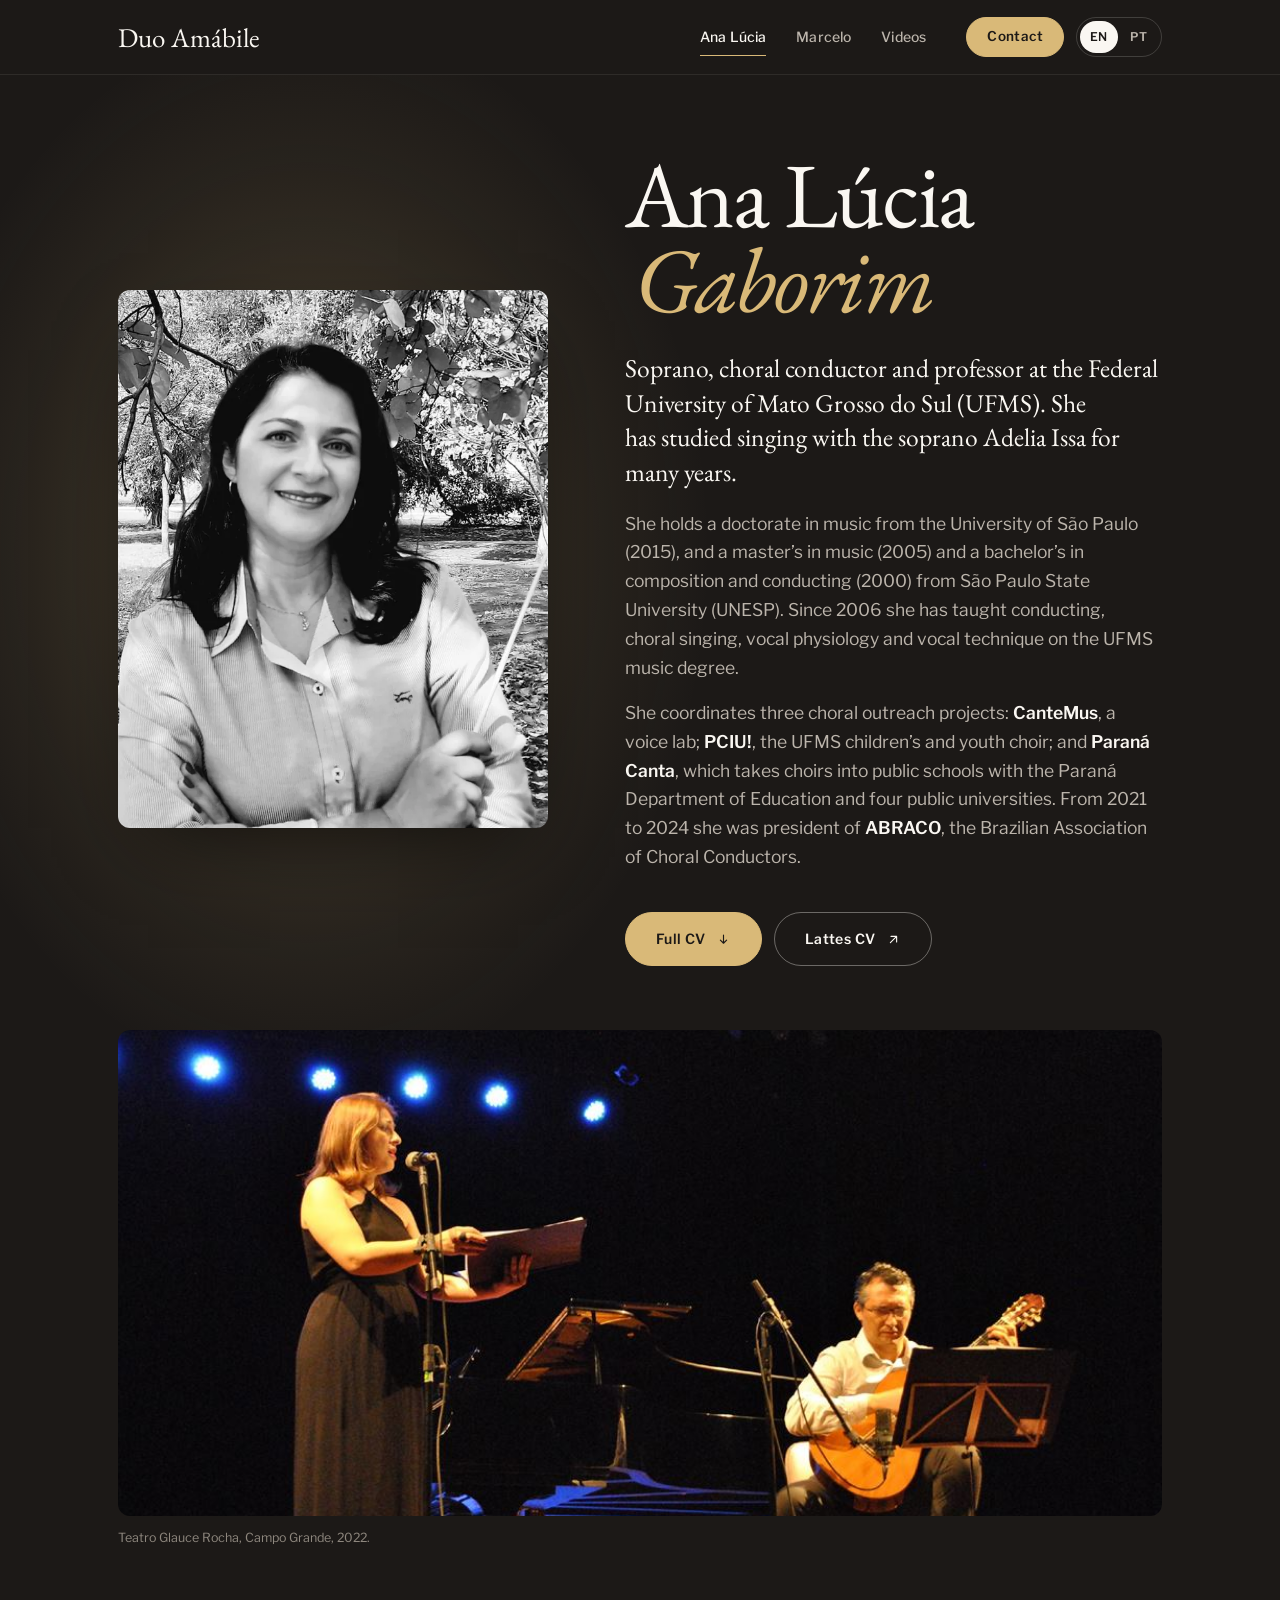
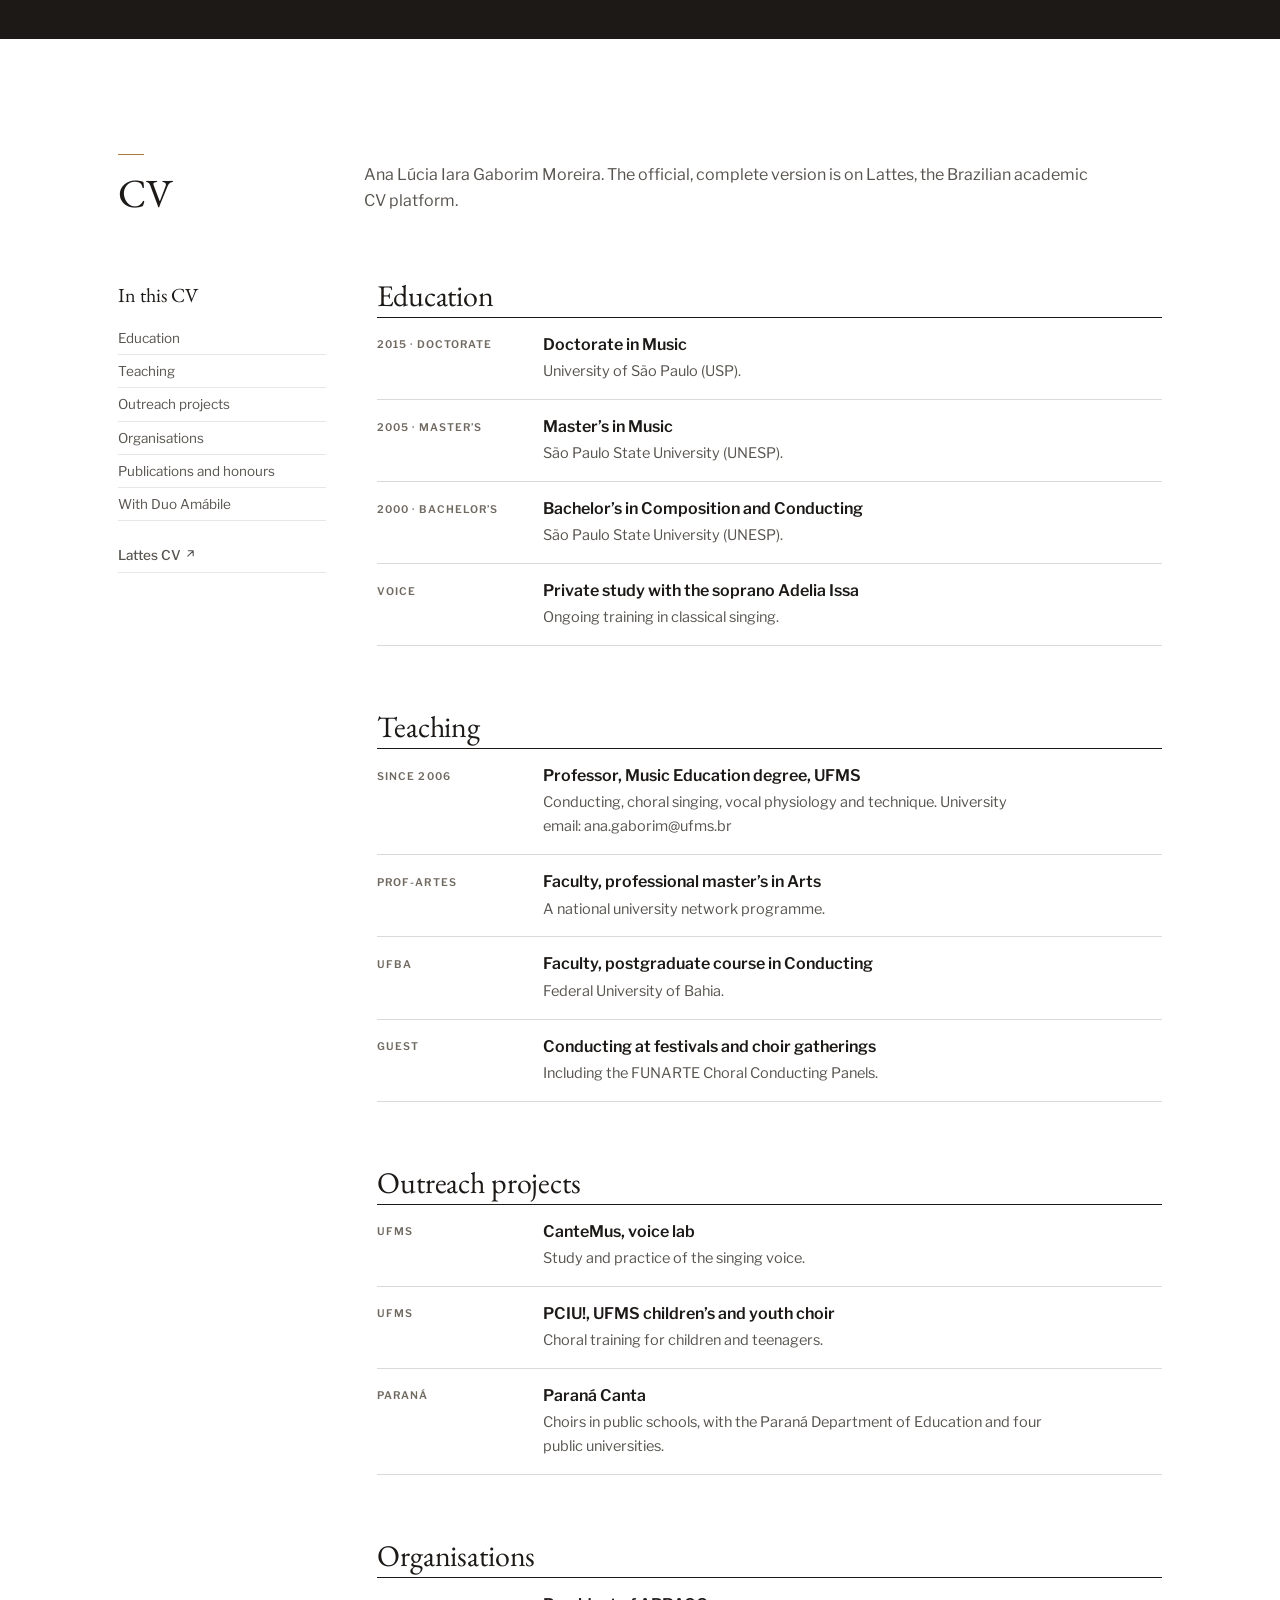
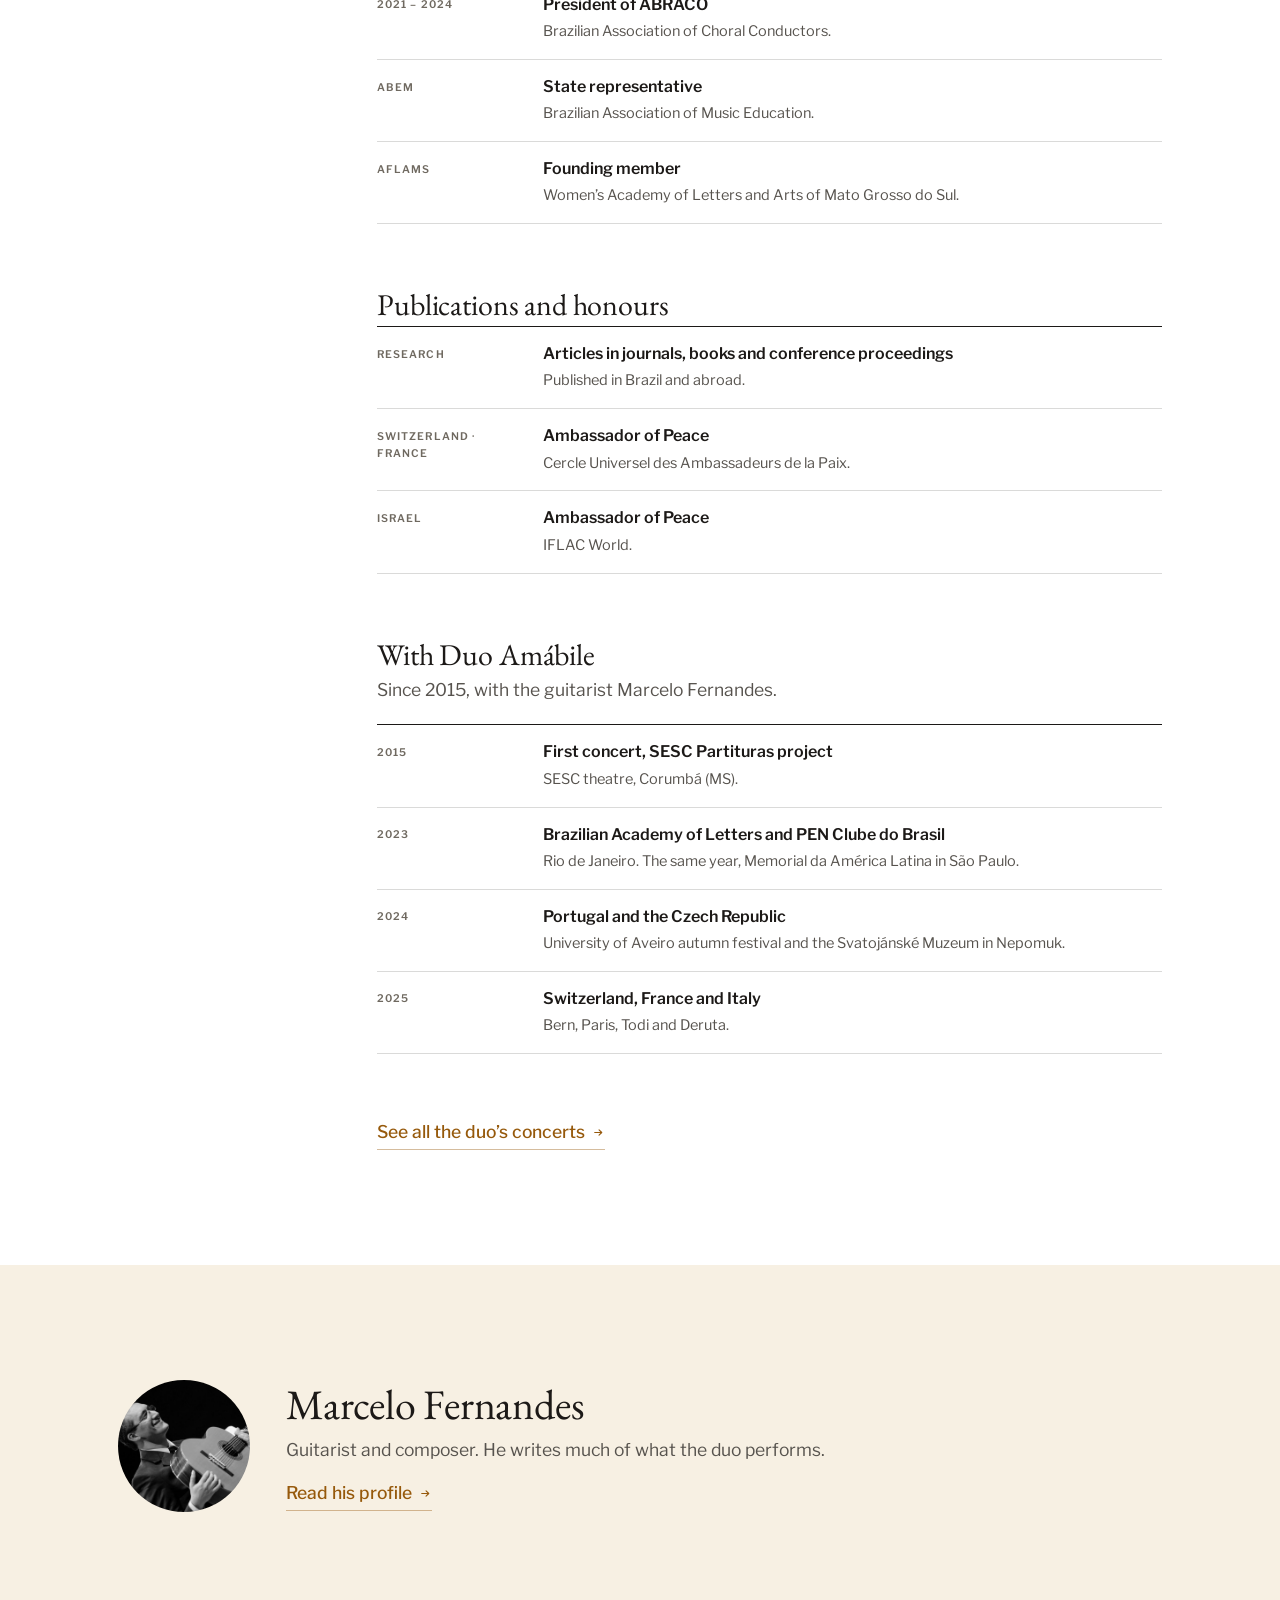
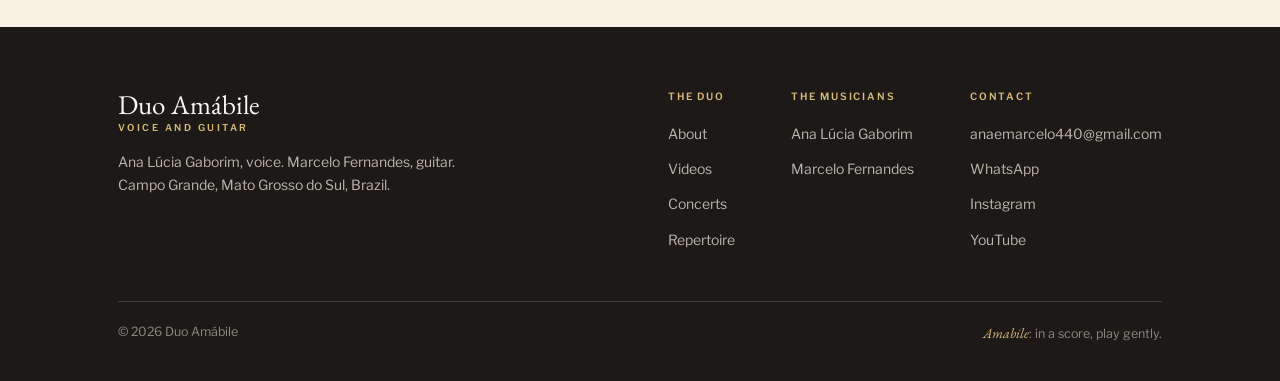
<file: ana.html>
<!DOCTYPE html>
<html lang="en">
<head>
<meta charset="utf-8">
<meta name="viewport" content="width=device-width, initial-scale=1">
<title>Ana Lúcia Gaborim, voice · Duo Amábile</title>
<meta name="description" content="Soprano, choral conductor and professor at UFMS. Doctorate in music from the University of São Paulo; president of ABRACO from 2021 to 2024. Profile and CV.">
<meta name="theme-color" content="#1C1917">
<link rel="icon" href="favicon.svg" type="image/svg+xml">
<link rel="apple-touch-icon" href="favicon.svg">
<link rel="alternate" hreflang="en" href="https://davigaborim.github.io/duo-amabile/ana.html">
<link rel="alternate" hreflang="pt-BR" href="https://davigaborim.github.io/duo-amabile/pt/ana.html">

<link rel="canonical" href="https://davigaborim.github.io/duo-amabile/ana.html">
<meta property="og:url" content="https://davigaborim.github.io/duo-amabile/ana.html">
<meta property="og:type" content="profile">
<meta property="og:title" content="Ana Lúcia Gaborim, voice">
<meta property="og:description" content="Soprano, choral conductor and professor at UFMS. One half of Duo Amábile.">
<meta property="og:image" content="https://davigaborim.github.io/duo-amabile/images/ana.jpg">
<meta property="og:locale" content="en_US">
<meta property="og:locale:alternate" content="pt_BR">

<link rel="preconnect" href="https://fonts.googleapis.com">
<link rel="preconnect" href="https://fonts.gstatic.com" crossorigin>
<link href="https://fonts.googleapis.com/css2?family=EB+Garamond:ital,wght@0,400..600;1,400..600&family=Libre+Franklin:ital,wght@0,300..700;1,400..600&display=swap" rel="stylesheet">
<link rel="stylesheet" href="css/style.css?v=19">
</head>
<body>

<a class="pular" href="#conteudo">Skip to content</a>

<header class="topo" id="topo">
  <div class="wrap topo__in">
    <a class="marca" href="index.html" aria-label="Duo Amábile, home">
      <span class="marca__nome">Duo Amábile</span>
    </a>

    <nav class="nav" id="nav" aria-label="Main">
      <a href="ana.html" class="is-atual" aria-current="page">Ana Lúcia</a>
      <a href="marcelo.html">Marcelo</a>
      <a href="videos.html">Videos</a>
      <a class="nav__celular" href="index.html#contato">Contact</a>
    </nav>

    <div class="topo__acoes">
      <a class="btn btn--forte topo__contato" href="index.html#contato">Contact</a>
      <div class="idiomas" role="group" aria-label="Language">
        <a href="ana.html" lang="en" aria-current="true">EN</a>
        <a href="pt/ana.html" lang="pt-BR" hreflang="pt-BR" title="Português">PT</a>
      </div>
      <button class="hamburguer" id="hamburguer" aria-expanded="false" aria-controls="nav" aria-label="Open menu">
        <span></span><span></span><span></span>
      </button>
    </div>
  </div>
</header>

<main id="conteudo">

<section class="perfil secao--escura">
  <div class="wrap">
    <div class="perfil__grid">
      <figure class="perfil__foto perfil__foto--ana">
        <img src="images/ana.webp" alt="Black-and-white portrait of Ana Lúcia Gaborim holding a baton" width="800" height="832" fetchpriority="high">
      </figure>

      <div class="perfil__texto">
        <h1>Ana Lúcia <em>Gaborim</em></h1>

        <p class="perfil__abre">
          Soprano, choral conductor and professor at the Federal University of Mato Grosso do Sul (UFMS). She has studied singing with the soprano Adelia Issa for many years.
        </p>

        <div>
          <p>
            She holds a doctorate in music from the University of São Paulo (2015), and a master’s in music (2005) and a bachelor’s in composition and conducting (2000) from São Paulo State University (UNESP). Since 2006 she has taught conducting, choral singing, vocal physiology and vocal technique on the UFMS music degree.
          </p>
          <p>
            She coordinates three choral outreach projects: <strong>CanteMus</strong>, a voice lab; <strong>PCIU!</strong>, the UFMS children’s and youth choir; and <strong>Paraná Canta</strong>, which takes choirs into public schools with the Paraná Department of Education and four public universities. From 2021 to 2024 she was president of <strong>ABRACO</strong>, the Brazilian Association of Choral Conductors.
          </p>
        </div>

        <div class="perfil__acoes">
          <a class="btn btn--forte btn--lg" href="#curriculo">
            Full CV
            <svg class="btn__seta" viewBox="0 0 24 24" aria-hidden="true"><path d="M12 5v13m0 0 5-5m-5 5-5-5" fill="none" stroke="currentColor" stroke-width="1.8" stroke-linecap="round" stroke-linejoin="round"/></svg>
          </a>
          <a class="btn btn--lg" href="http://lattes.cnpq.br/2023356392983243" target="_blank" rel="noopener">
            Lattes CV
            <svg class="btn__seta" viewBox="0 0 24 24" aria-hidden="true"><path d="M7 17 17 7m0 0H8m9 0v9" fill="none" stroke="currentColor" stroke-width="1.8" stroke-linecap="round" stroke-linejoin="round"/></svg>
          </a>
        </div>
      </div>
    </div>
  </div>
</section>

<!-- ============================ CURRÍCULO ============================
     O currículo mora nesta mesma página, logo abaixo do perfil. A antiga
     seção "Frentes de trabalho", que ficava entre os dois, saiu: repetia o
     perfil e o currículo com outras palavras. -->
<div class="banda secao--escura">
  <figure class="wrap">
    <img src="images/t-2022-classica.jpg" alt="Ana Lúcia Gaborim singing under stage lights, with Marcelo Fernandes on guitar" width="1000" height="666" loading="lazy" style="object-position:50% 35%">
    <figcaption>Teatro Glauce Rocha, Campo Grande, 2022.</figcaption>
  </figure>
</div>

<section class="secao" id="curriculo">
  <div class="wrap">
    <header class="cab">
      <div class="cab__in">
        <h2>CV</h2>
        <p class="cab__texto">
          Ana Lúcia Iara Gaborim Moreira. The official, complete version is on Lattes, the Brazilian academic CV platform.
        </p>
      </div>
    </header>

    <div class="curriculo">
      <nav class="indice" aria-label="CV sections">
        <p class="indice__titulo">In this CV</p>
        <a href="#cv-formacao">Education</a>
        <a href="#cv-docencia">Teaching</a>
        <a href="#cv-extensao">Outreach projects</a>
        <a href="#cv-entidades">Organisations</a>
        <a href="#cv-producao">Publications and honours</a>
        <a href="#cv-duo">With Duo Amábile</a>
        <div class="indice__lattes">
          <a class="link" href="http://lattes.cnpq.br/2023356392983243" target="_blank" rel="noopener">Lattes CV
            <svg viewBox="0 0 24 24" aria-hidden="true"><path d="M7 17 17 7m0 0H8m9 0v9" fill="none" stroke="currentColor" stroke-width="2" stroke-linecap="round" stroke-linejoin="round"/></svg>
          </a>
        </div>
      </nav>

      <div class="cv">

        <div class="cv__bloco" id="cv-formacao">
          <h2>Education</h2>
          <ol class="verbetes">
            <li>
              <span class="quando">2015 · Doctorate</span>
              <div>
                <h3>Doctorate in Music</h3>
                <p>University of São Paulo (USP).</p>
              </div>
            </li>
            <li>
              <span class="quando">2005 · Master’s</span>
              <div>
                <h3>Master’s in Music</h3>
                <p>São Paulo State University (UNESP).</p>
              </div>
            </li>
            <li>
              <span class="quando">2000 · Bachelor’s</span>
              <div>
                <h3>Bachelor’s in Composition and Conducting</h3>
                <p>São Paulo State University (UNESP).</p>
              </div>
            </li>
            <li>
              <span class="quando">Voice</span>
              <div>
                <h3>Private study with the soprano Adelia Issa</h3>
                <p>Ongoing training in classical singing.</p>
              </div>
            </li>
          </ol>
        </div>

        <div class="cv__bloco" id="cv-docencia">
          <h2>Teaching</h2>
          <ol class="verbetes">
            <li>
              <span class="quando">Since 2006</span>
              <div>
                <h3>Professor, Music Education degree, UFMS</h3>
                <p>Conducting, choral singing, vocal physiology and technique. University email: ana.gaborim@ufms.br</p>
              </div>
            </li>
            <li>
              <span class="quando">PROF-ARTES</span>
              <div>
                <h3>Faculty, professional master’s in Arts</h3>
                <p>A national university network programme.</p>
              </div>
            </li>
            <li>
              <span class="quando">UFBA</span>
              <div>
                <h3>Faculty, postgraduate course in Conducting</h3>
                <p>Federal University of Bahia.</p>
              </div>
            </li>
            <li>
              <span class="quando">Guest</span>
              <div>
                <h3>Conducting at festivals and choir gatherings</h3>
                <p>Including the FUNARTE Choral Conducting Panels.</p>
              </div>
            </li>
          </ol>
        </div>

        <div class="cv__bloco" id="cv-extensao">
          <h2>Outreach projects</h2>
          <ol class="verbetes">
            <li>
              <span class="quando">UFMS</span>
              <div>
                <h3>CanteMus, voice lab</h3>
                <p>Study and practice of the singing voice.</p>
              </div>
            </li>
            <li>
              <span class="quando">UFMS</span>
              <div>
                <h3>PCIU!, UFMS children’s and youth choir</h3>
                <p>Choral training for children and teenagers.</p>
              </div>
            </li>
            <li>
              <span class="quando">Paraná</span>
              <div>
                <h3>Paraná Canta</h3>
                <p>Choirs in public schools, with the Paraná Department of Education and four public universities.</p>
              </div>
            </li>
          </ol>
        </div>

        <div class="cv__bloco" id="cv-entidades">
          <h2>Organisations</h2>
          <ol class="verbetes">
            <li>
              <span class="quando">2021 – 2024</span>
              <div>
                <h3>President of ABRACO</h3>
                <p>Brazilian Association of Choral Conductors.</p>
              </div>
            </li>
            <li>
              <span class="quando">ABEM</span>
              <div>
                <h3>State representative</h3>
                <p>Brazilian Association of Music Education.</p>
              </div>
            </li>
            <li>
              <span class="quando">AFLAMS</span>
              <div>
                <h3>Founding member</h3>
                <p>Women’s Academy of Letters and Arts of Mato Grosso do Sul.</p>
              </div>
            </li>
          </ol>
        </div>

        <div class="cv__bloco" id="cv-producao">
          <h2>Publications and honours</h2>
          <ol class="verbetes">
            <li>
              <span class="quando">Research</span>
              <div>
                <h3>Articles in journals, books and conference proceedings</h3>
                <p>Published in Brazil and abroad.</p>
              </div>
            </li>
            <li>
              <span class="quando">Switzerland · France</span>
              <div>
                <h3>Ambassador of Peace</h3>
                <p>Cercle Universel des Ambassadeurs de la Paix.</p>
              </div>
            </li>
            <li>
              <span class="quando">Israel</span>
              <div>
                <h3>Ambassador of Peace</h3>
                <p>IFLAC World.</p>
              </div>
            </li>
          </ol>
        </div>

        <div class="cv__bloco" id="cv-duo">
          <h2>With Duo Amábile</h2>
          <p>Since 2015, with the guitarist Marcelo Fernandes.</p>
          <ol class="verbetes">
            <li>
              <span class="quando">2015</span>
              <div>
                <h3>First concert, SESC Partituras project</h3>
                <p>SESC theatre, Corumbá (MS).</p>
              </div>
            </li>
            <li>
              <span class="quando">2023</span>
              <div>
                <h3>Brazilian Academy of Letters and PEN Clube do Brasil</h3>
                <p>Rio de Janeiro. The same year, Memorial da América Latina in São Paulo.</p>
              </div>
            </li>
            <li>
              <span class="quando">2024</span>
              <div>
                <h3>Portugal and the Czech Republic</h3>
                <p>University of Aveiro autumn festival and the Svatojánské Muzeum in Nepomuk.</p>
              </div>
            </li>
            <li>
              <span class="quando">2025</span>
              <div>
                <h3>Switzerland, France and Italy</h3>
                <p>Bern, Paris, Todi and Deruta.</p>
              </div>
            </li>
          </ol>
        </div>

        <p>
          <a class="link" href="index.html#trajetoria">See all the duo’s concerts
            <svg viewBox="0 0 24 24" aria-hidden="true"><path d="M5 12h13m0 0-5-5m5 5-5 5" fill="none" stroke="currentColor" stroke-width="2" stroke-linecap="round" stroke-linejoin="round"/></svg>
          </a>
        </p>

      </div>
    </div>
  </div>
</section>

<section class="secao secao--creme">
  <div class="wrap">
    <div class="outro">
      <img src="images/marcelo.jpg" alt="" width="200" height="200" loading="lazy" style="object-position:30% 40%">
      <div>
        <h2>Marcelo Fernandes</h2>
        <p>Guitarist and composer. He writes much of what the duo performs.</p>
        <a class="link" href="marcelo.html">Read his profile
          <svg viewBox="0 0 24 24" aria-hidden="true"><path d="M5 12h13m0 0-5-5m5 5-5 5" fill="none" stroke="currentColor" stroke-width="2" stroke-linecap="round" stroke-linejoin="round"/></svg>
        </a>
      </div>
    </div>
  </div>
</section>

</main>

<footer class="rodape">
  <div class="wrap">
    <div class="rodape__in">
      <div class="rodape__marca">
        <a class="marca" href="index.html">
          <span class="marca__nome">Duo Amábile</span>
          <span class="marca__papel">voice and guitar</span>
        </a>
        <p>Ana Lúcia Gaborim, voice. Marcelo Fernandes, guitar. Campo Grande, Mato Grosso do Sul, Brazil.</p>
      </div>

      <nav class="rodape__links" aria-label="Footer">
        <div>
          <h3>The duo</h3>
          <a href="index.html#duo">About</a>
          <a href="videos.html">Videos</a>
          <a href="index.html#trajetoria">Concerts</a>
          <a href="index.html#repertorio">Repertoire</a>
        </div>
        <div>
          <h3>The musicians</h3>
          <a href="ana.html">Ana Lúcia Gaborim</a>
          <a href="marcelo.html">Marcelo Fernandes</a>
        </div>
        <div>
          <h3>Contact</h3>
          <a href="mailto:anaemarcelo440@gmail.com">anaemarcelo440@gmail.com</a>
          <a href="https://wa.me/5567991501810?text=Hello!%20I%E2%80%99d%20like%20to%20invite%20Duo%20Am%C3%A1bile%20for%20a%20concert." target="_blank" rel="noopener">WhatsApp</a>
          <a href="https://www.instagram.com/duoamabilecantoeviolao/" target="_blank" rel="noopener">Instagram</a>
          <a href="https://www.youtube.com/@DuoAmabile-CantoeViol%C3%A3o" target="_blank" rel="noopener">YouTube</a>
        </div>
      </nav>
    </div>

    <div class="rodape__fim">
      <p>© <span id="ano">2026</span> Duo Amábile</p>
      <p><em>Amabile</em>: in a score, play gently.</p>
    </div>
  </div>
</footer>

<script src="js/main.js?v=19" defer></script>
</body>
</html>
</file>
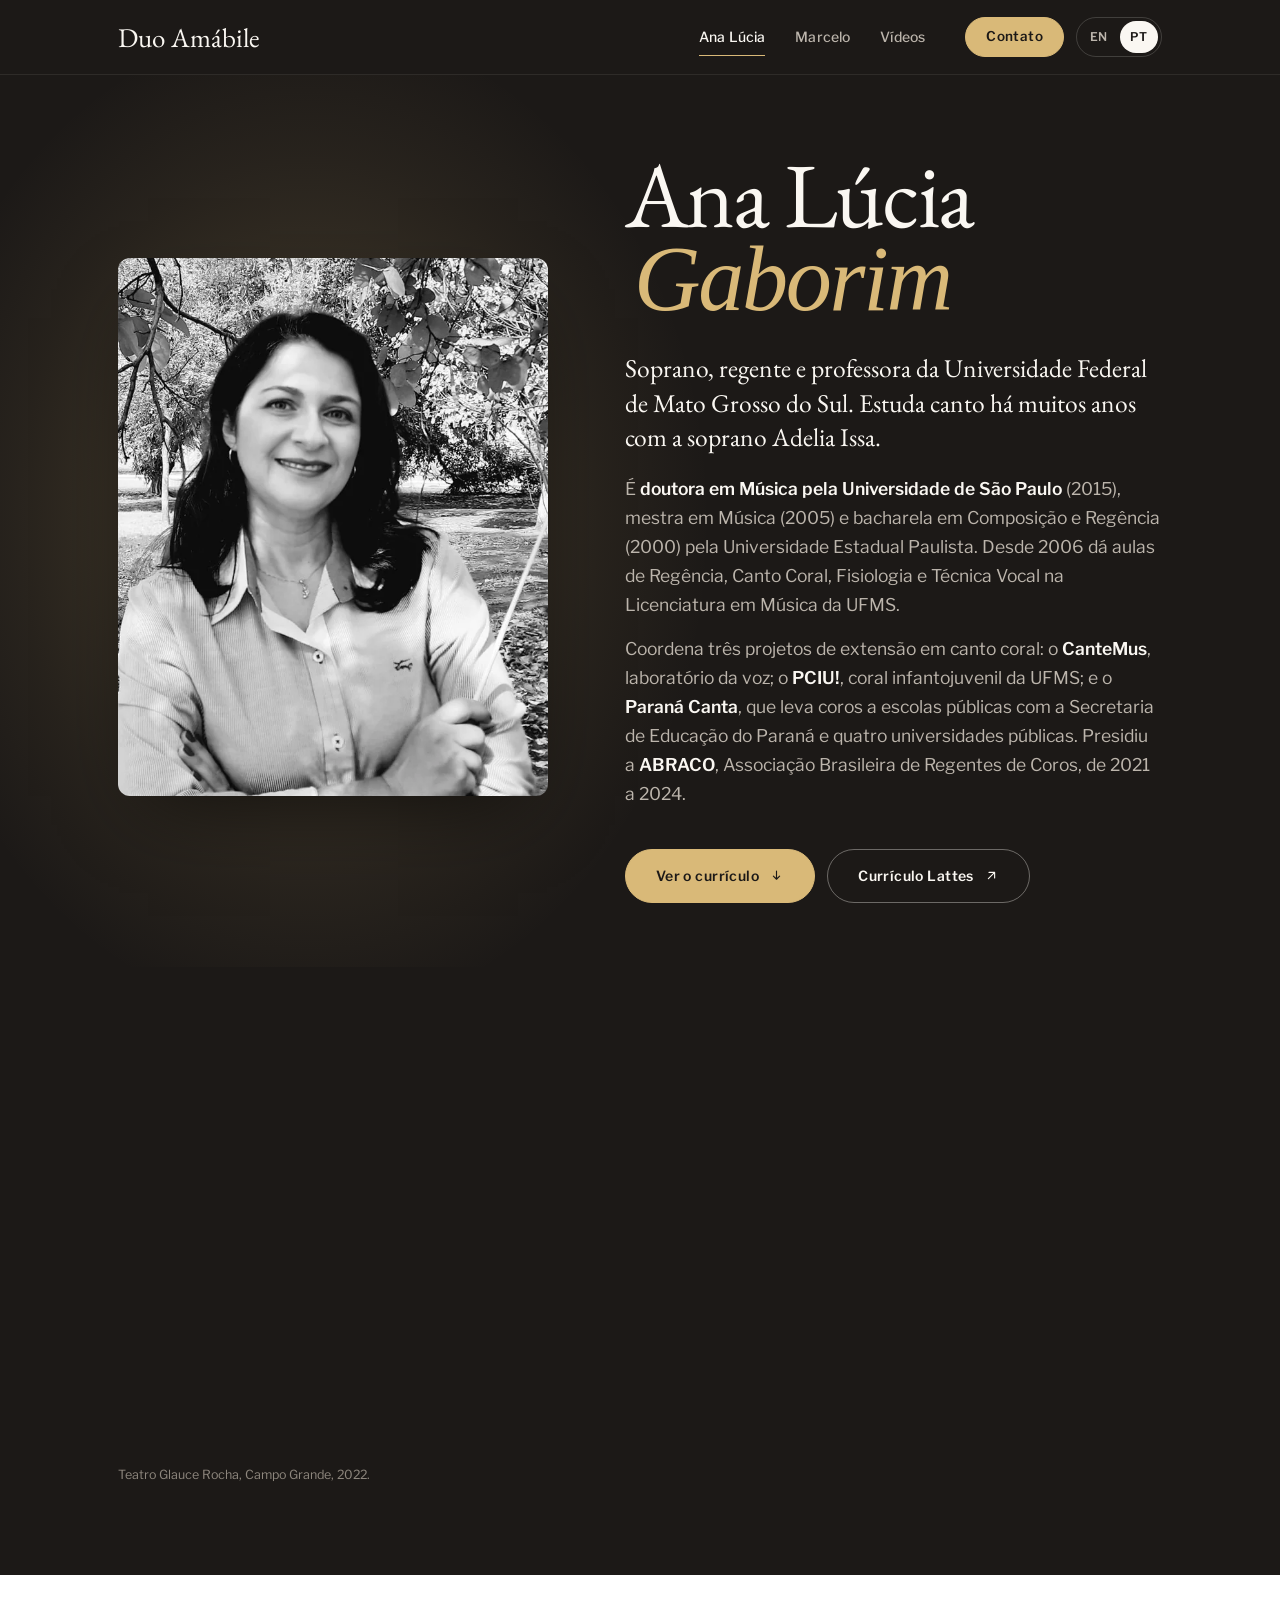
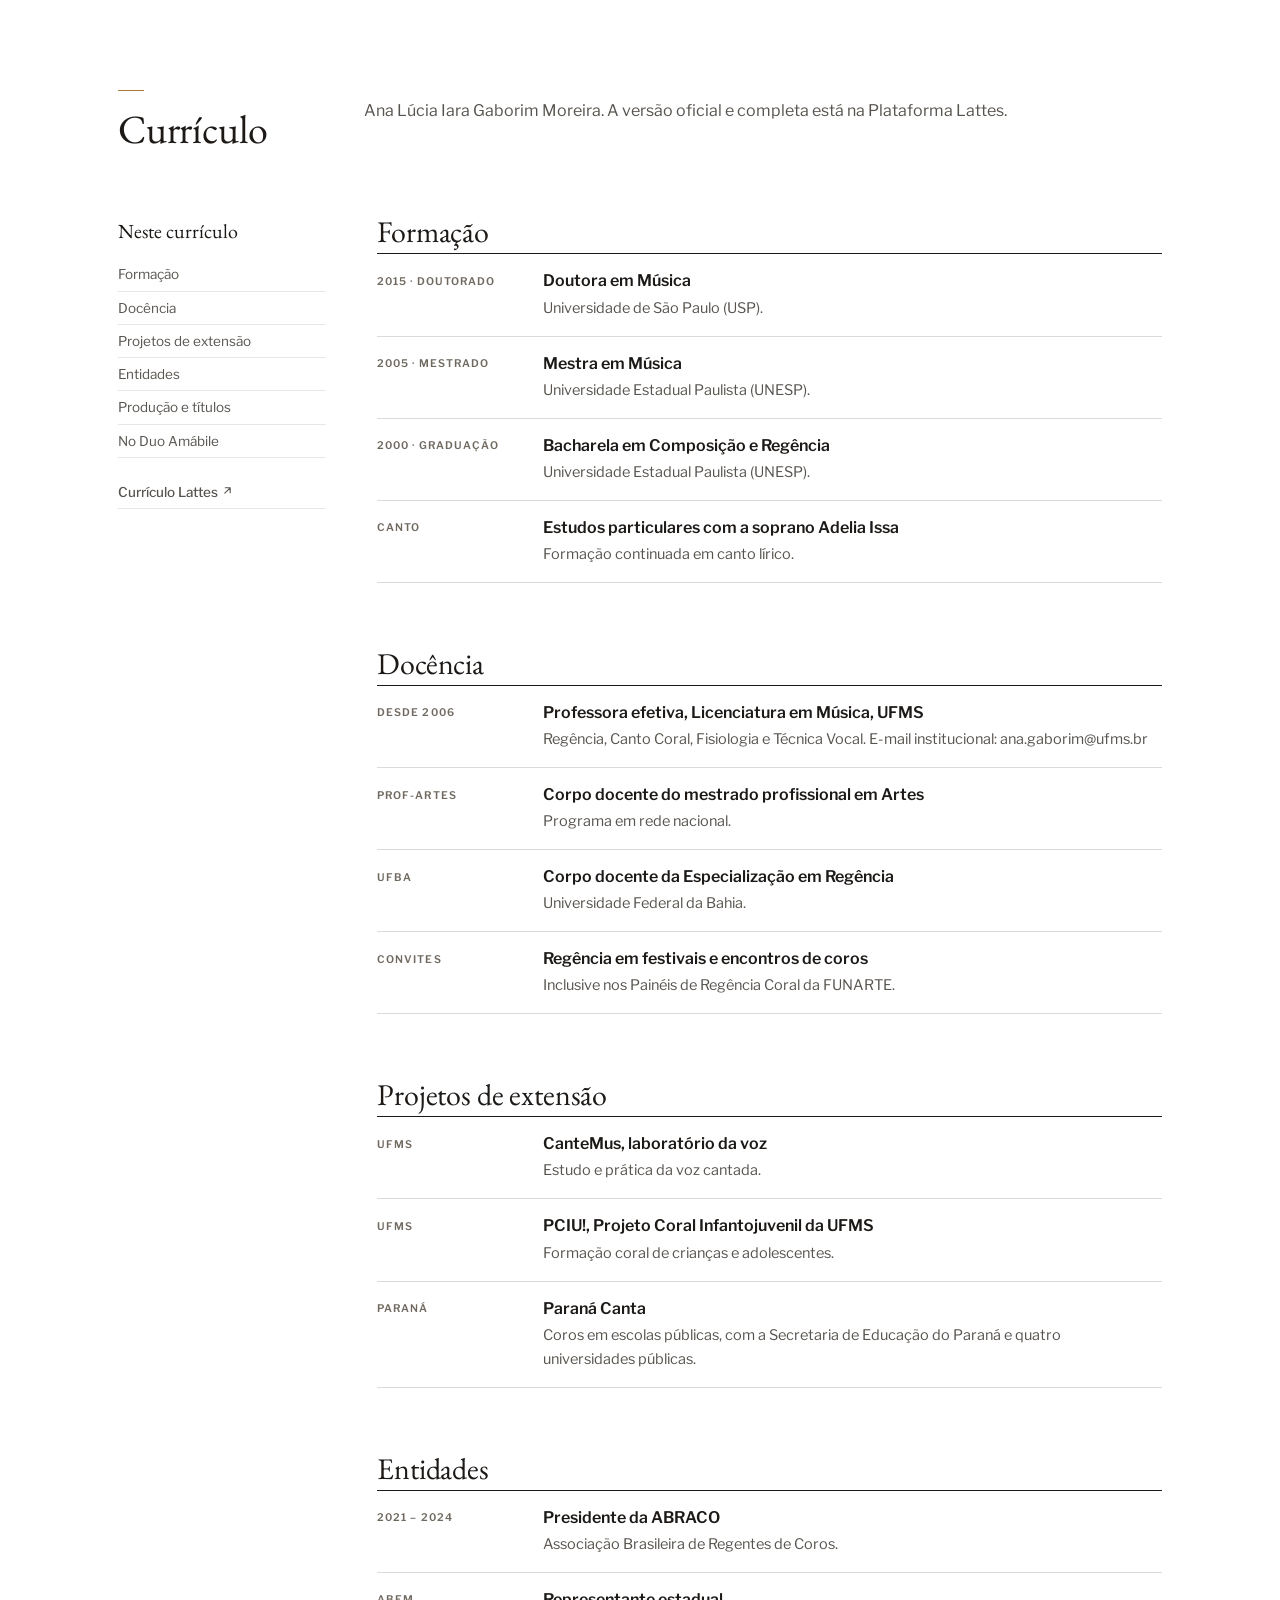
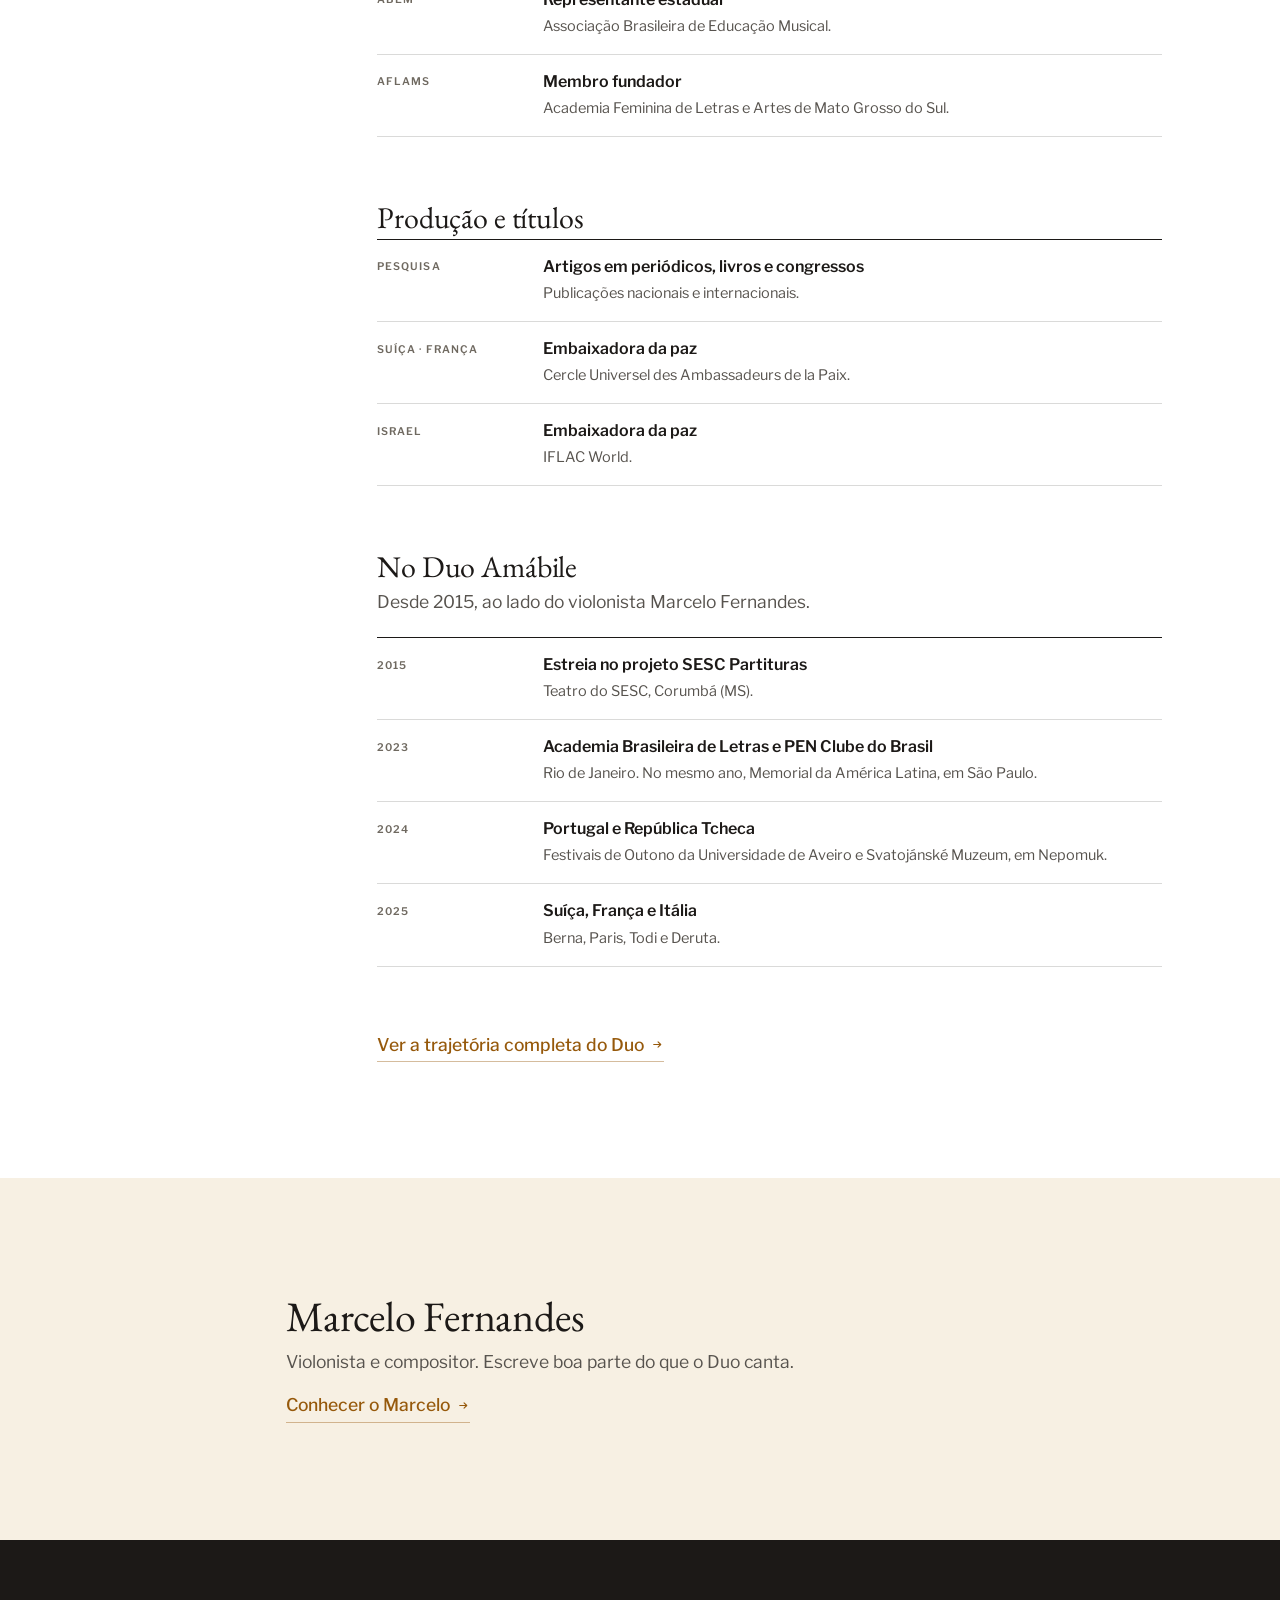
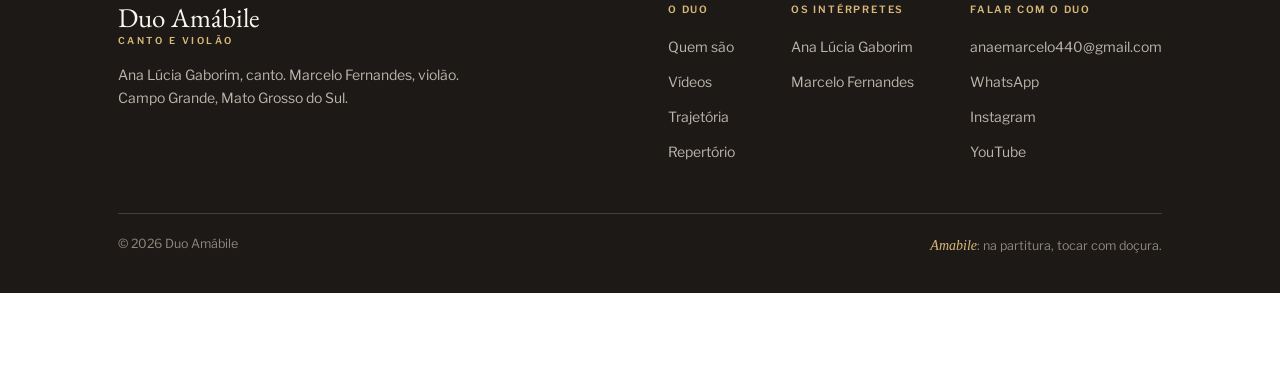
<file: curriculo-ana.html>
<!DOCTYPE html>
<html lang="pt-BR">
<head>
<meta charset="utf-8">
<meta name="viewport" content="width=device-width, initial-scale=1">
<title>Currículo de Ana Lúcia Gaborim | Duo Amábile</title>
<!-- O currículo passou a morar na própria página dela, em pt/ana.html#curriculo (versão em português; a raiz do site agora é em inglês).
     Este arquivo continua existindo só para não quebrar os endereços que já
     foram enviados por e-mail ou impressos em programas. -->
<meta http-equiv="refresh" content="0; url=pt/ana.html#curriculo">
<link rel="canonical" href="pt/ana.html">
<meta name="robots" content="noindex, follow">
<link rel="icon" href="favicon.svg" type="image/svg+xml">
<style>
  body{ font-family:"Libre Franklin",system-ui,sans-serif; background:#FFFFFF; color:#15161A;
        margin:0; min-height:100vh; display:grid; place-items:center; padding:32px; text-align:center; }
  a{ color:#15161A; }
</style>
</head>
<body>
  <p>O currículo de Ana Lúcia Gaborim agora fica na página dela.<br>
     <a href="pt/ana.html#curriculo">Ir para o currículo</a></p>
</body>
</html>
</file>
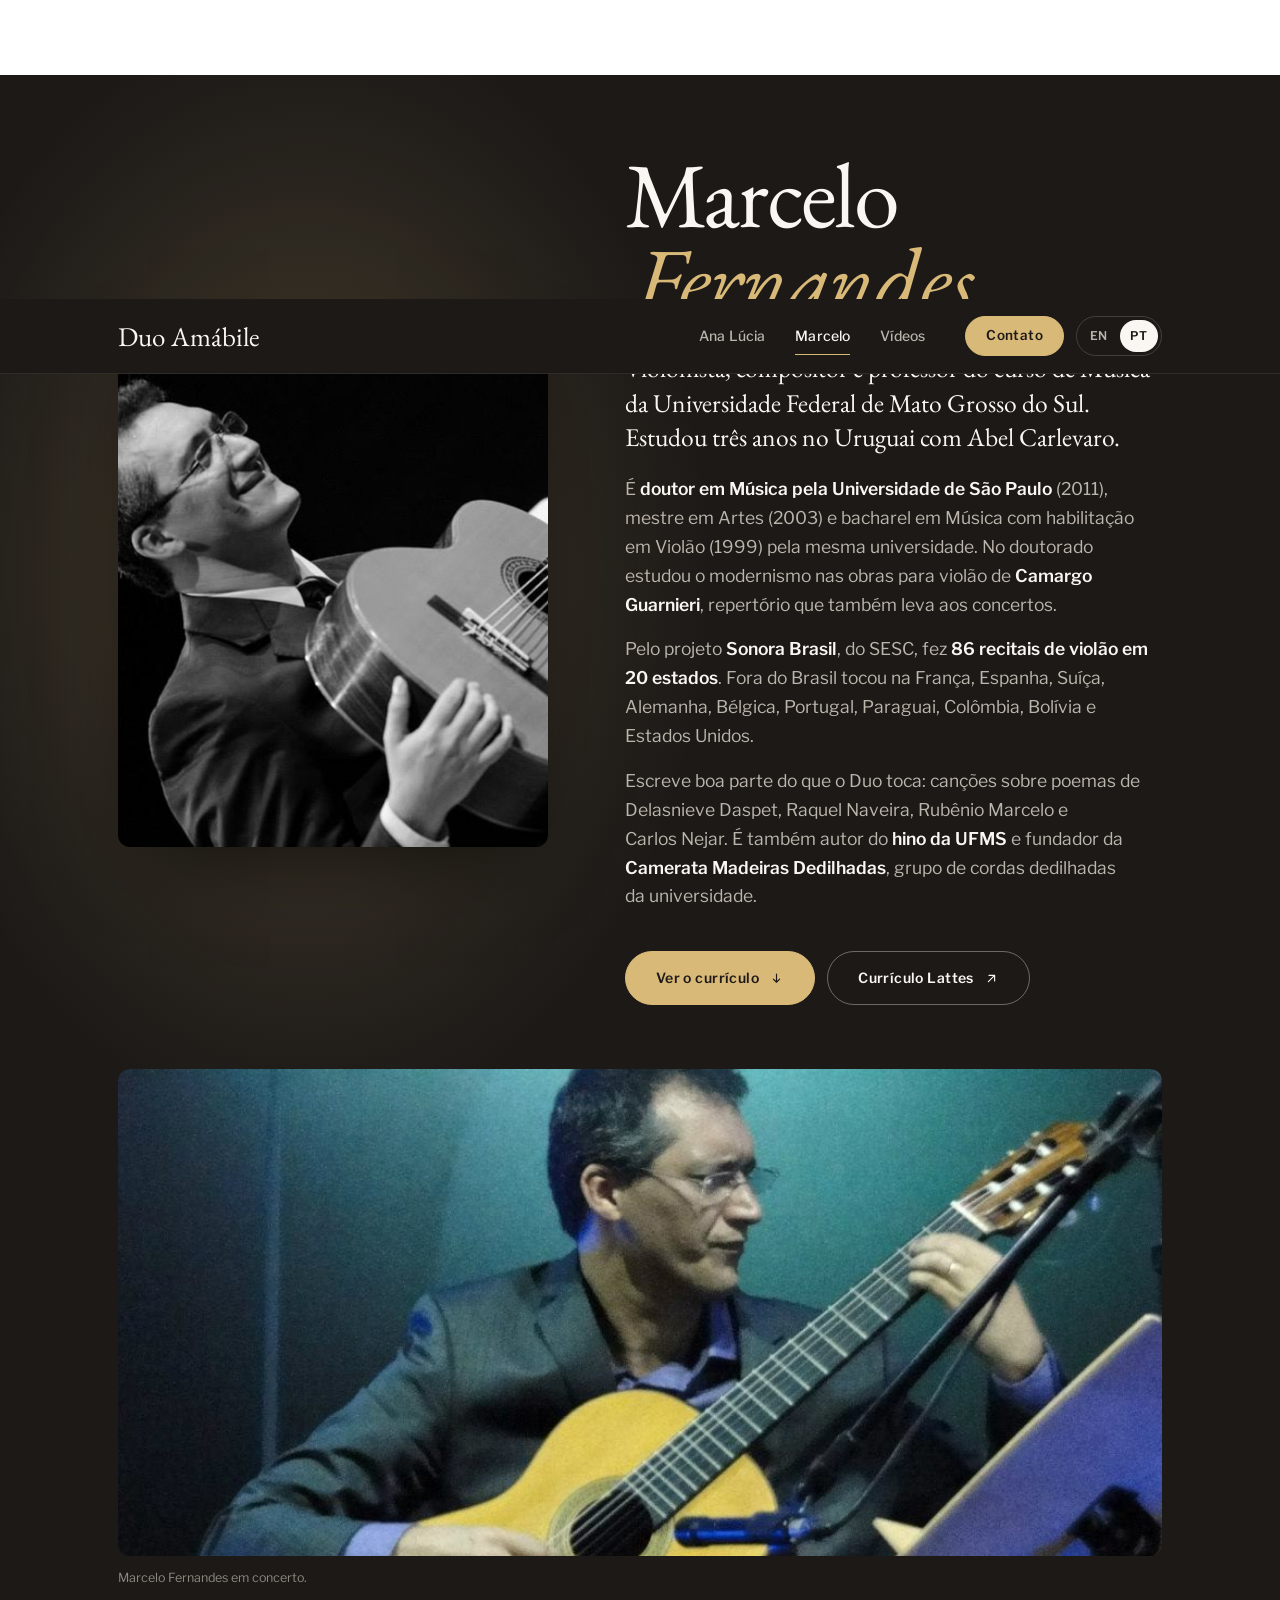
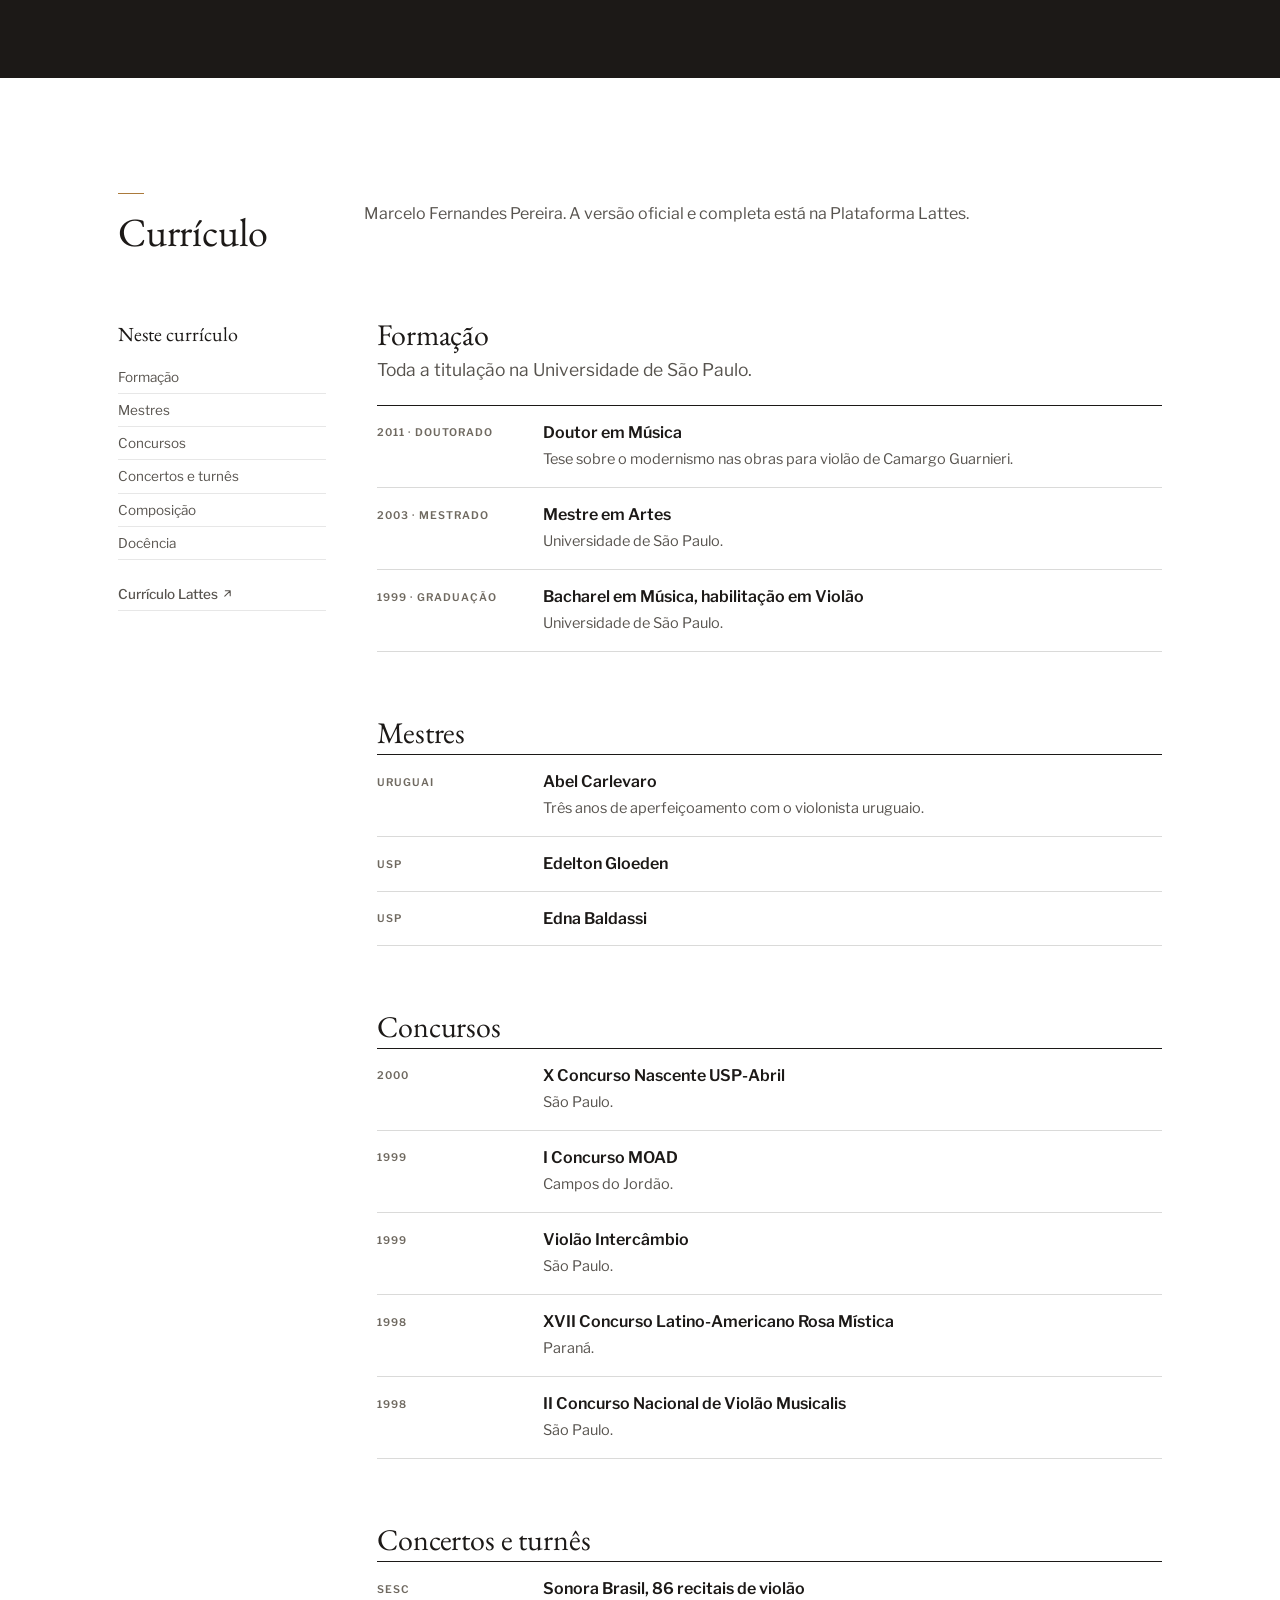
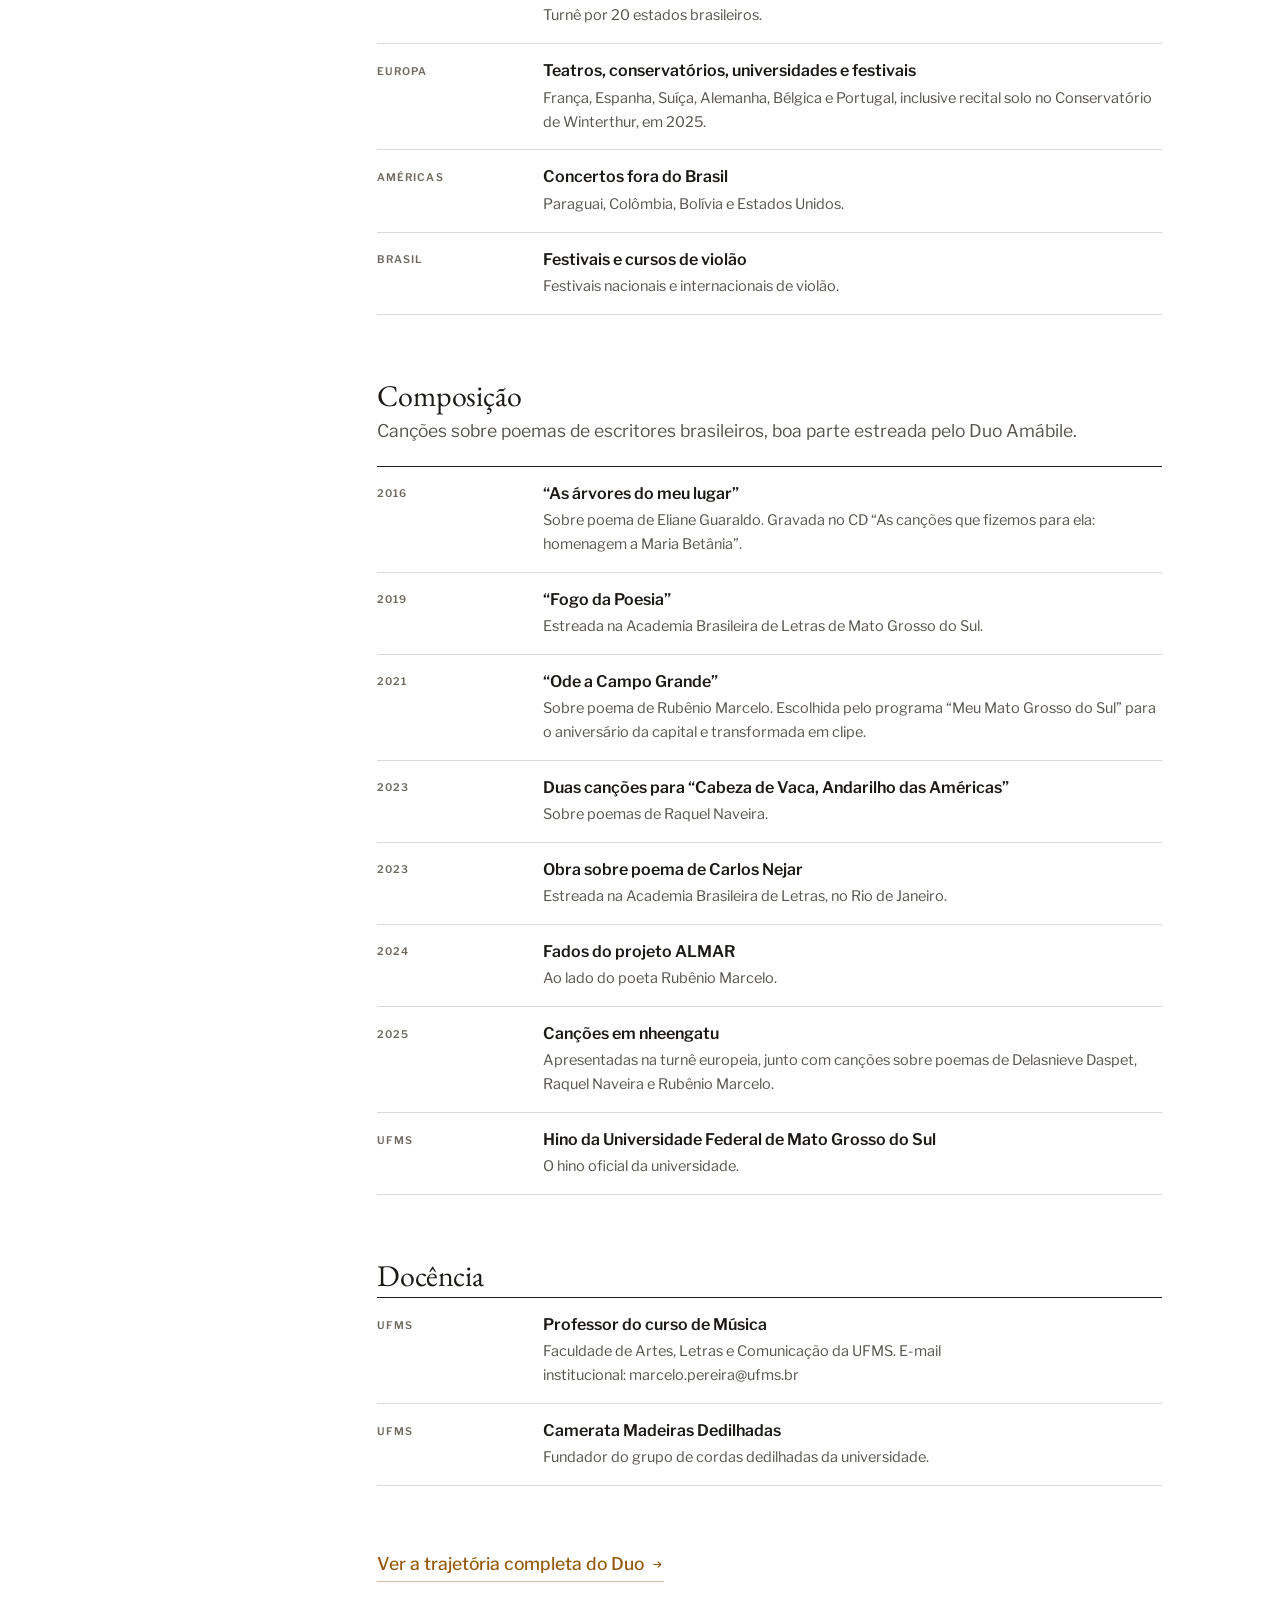
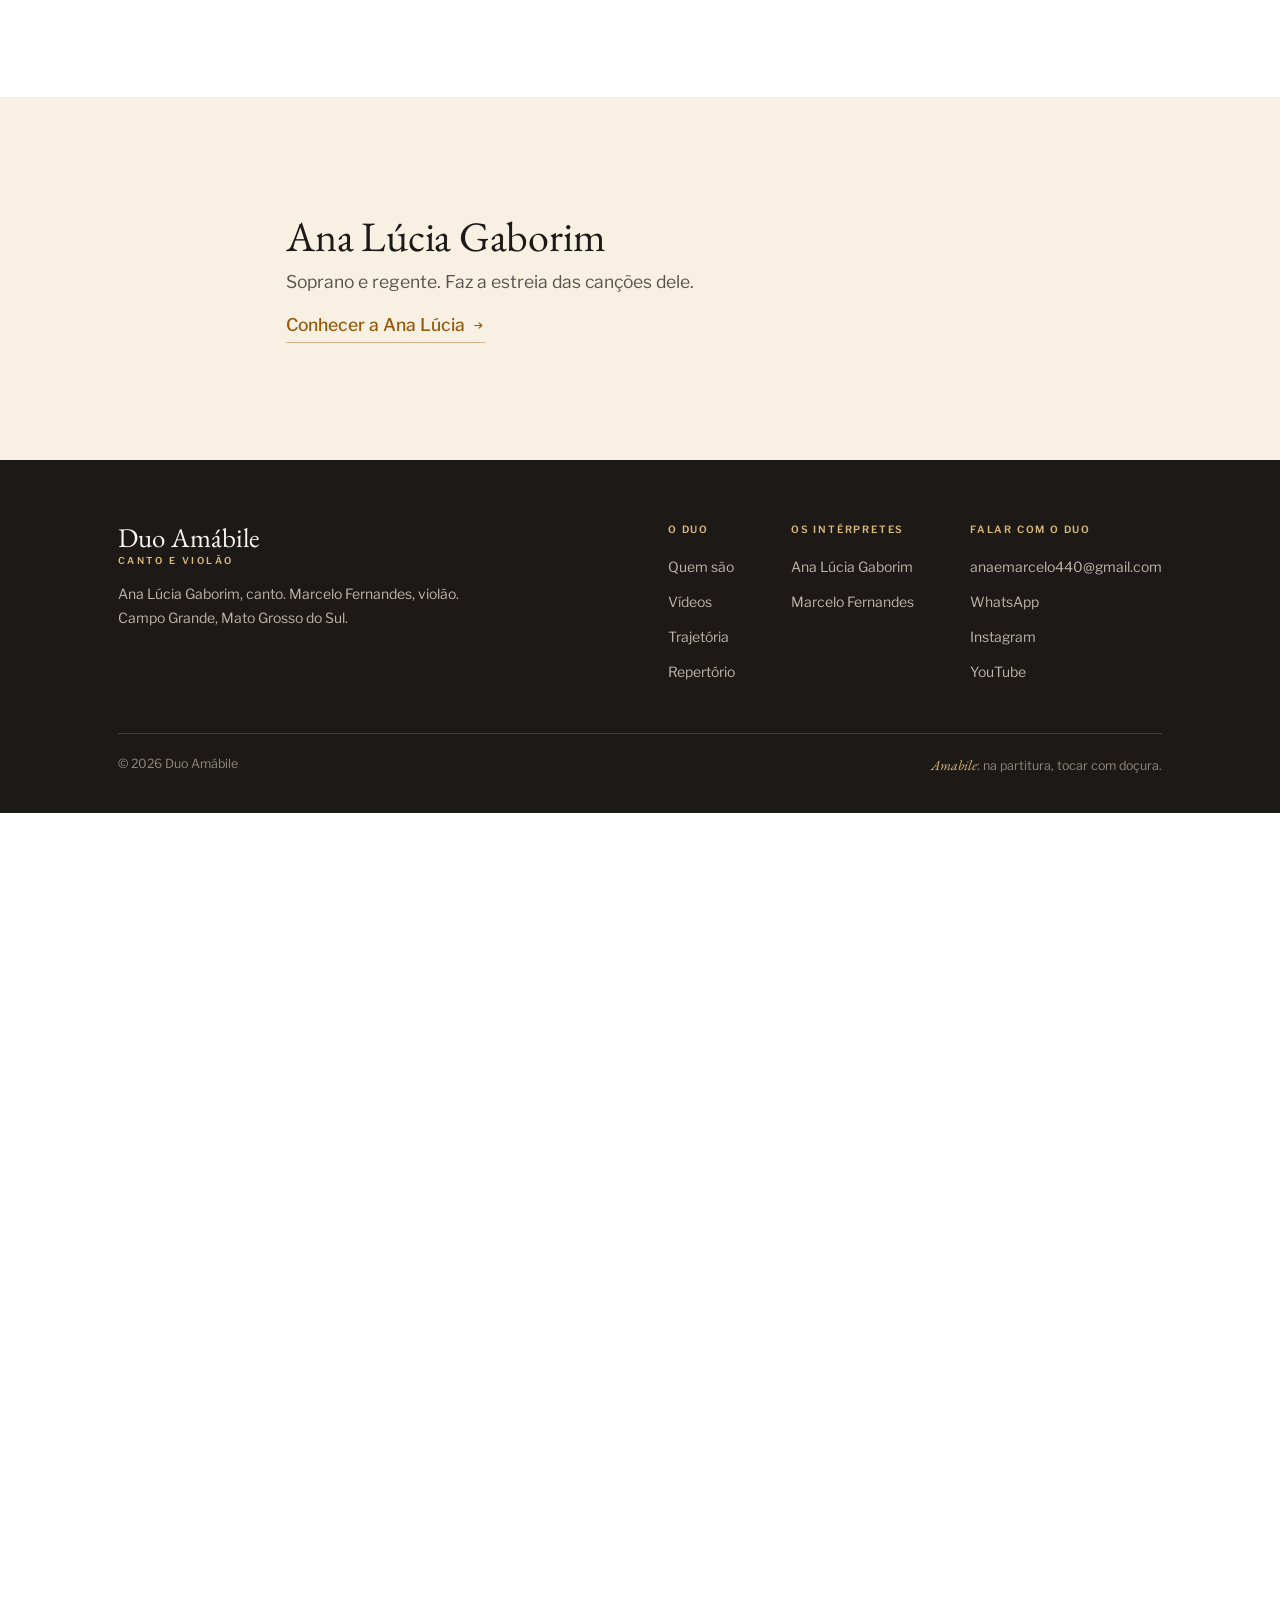
<file: curriculo-marcelo.html>
<!DOCTYPE html>
<html lang="pt-BR">
<head>
<meta charset="utf-8">
<meta name="viewport" content="width=device-width, initial-scale=1">
<title>Currículo de Marcelo Fernandes | Duo Amábile</title>
<!-- O currículo passou a morar na própria página dele, em pt/marcelo.html#curriculo (versão em português; a raiz do site agora é em inglês).
     Este arquivo continua existindo só para não quebrar os endereços que já
     foram enviados por e-mail ou impressos em programas. -->
<meta http-equiv="refresh" content="0; url=pt/marcelo.html#curriculo">
<link rel="canonical" href="pt/marcelo.html">
<meta name="robots" content="noindex, follow">
<link rel="icon" href="favicon.svg" type="image/svg+xml">
<style>
  body{ font-family:"Libre Franklin",system-ui,sans-serif; background:#FFFFFF; color:#15161A;
        margin:0; min-height:100vh; display:grid; place-items:center; padding:32px; text-align:center; }
  a{ color:#15161A; }
</style>
</head>
<body>
  <p>O currículo de Marcelo Fernandes agora fica na página dele.<br>
     <a href="pt/marcelo.html#curriculo">Ir para o currículo</a></p>
</body>
</html>
</file>
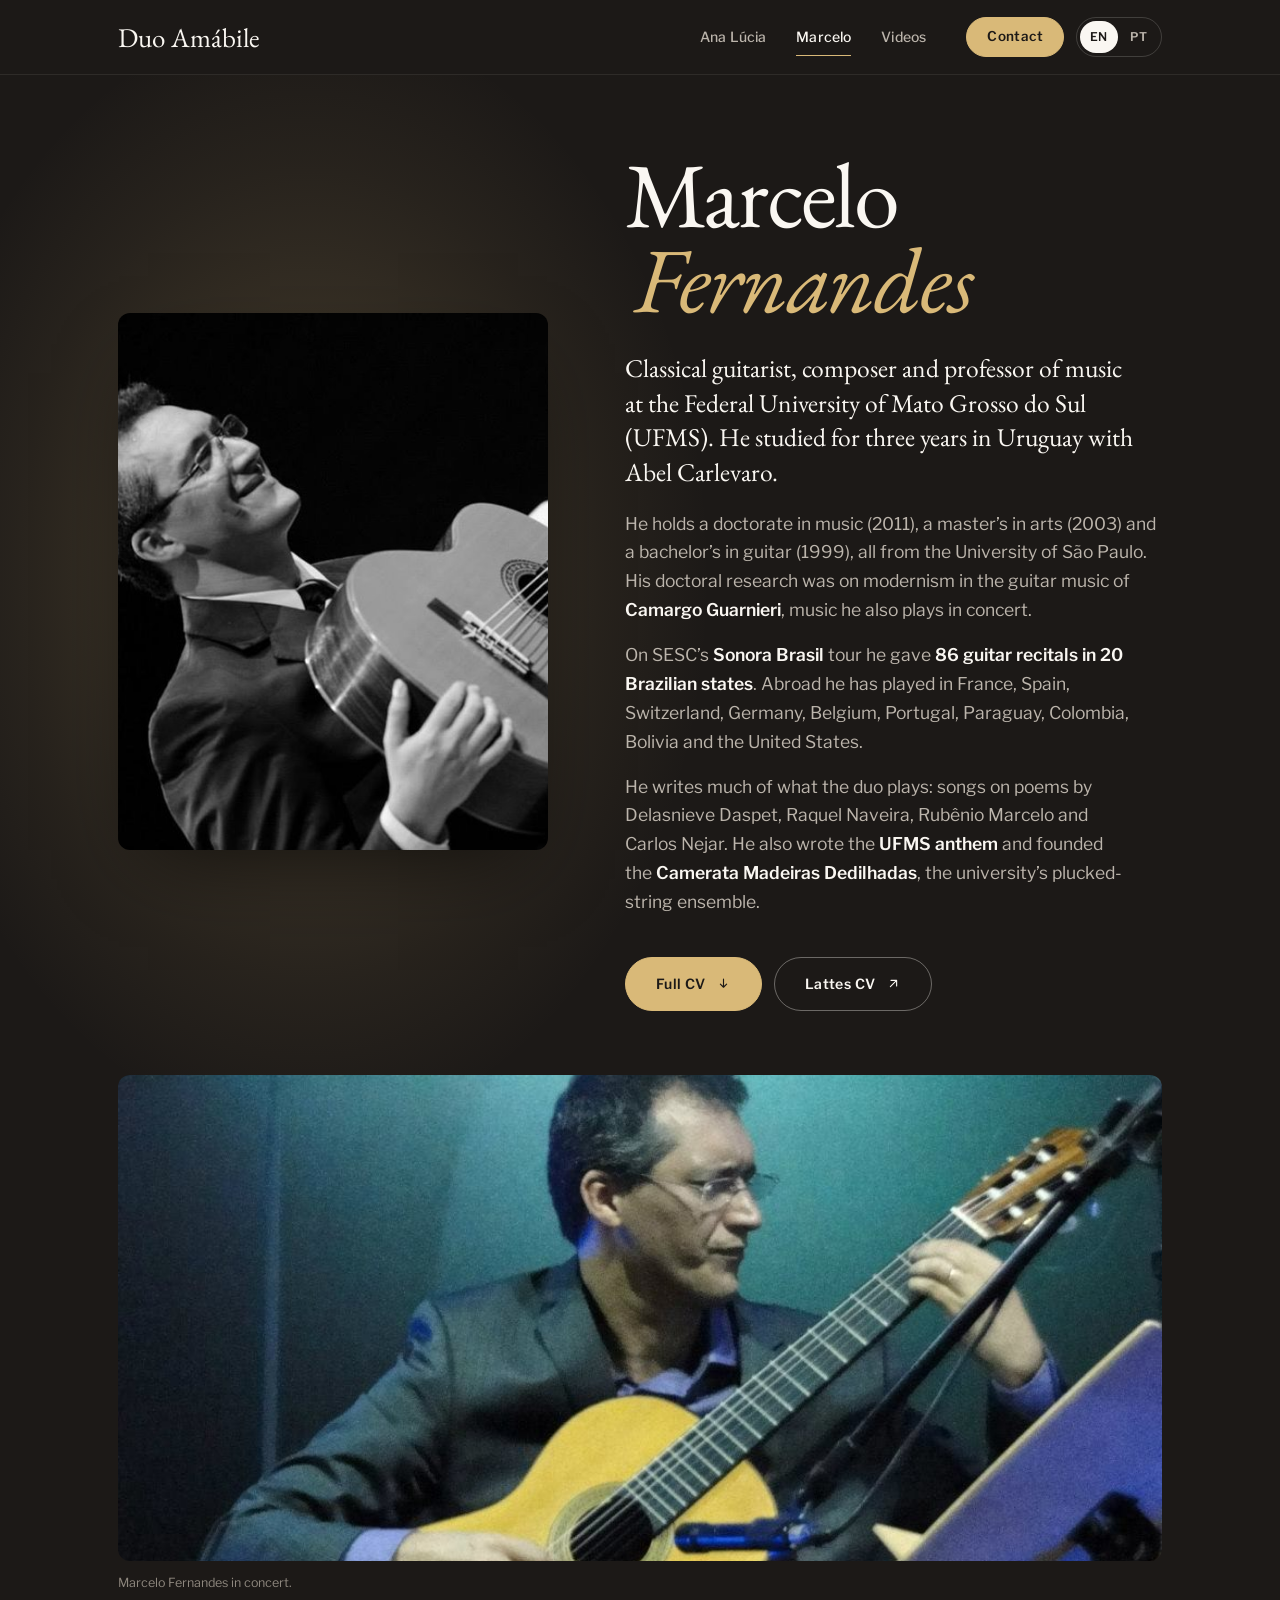
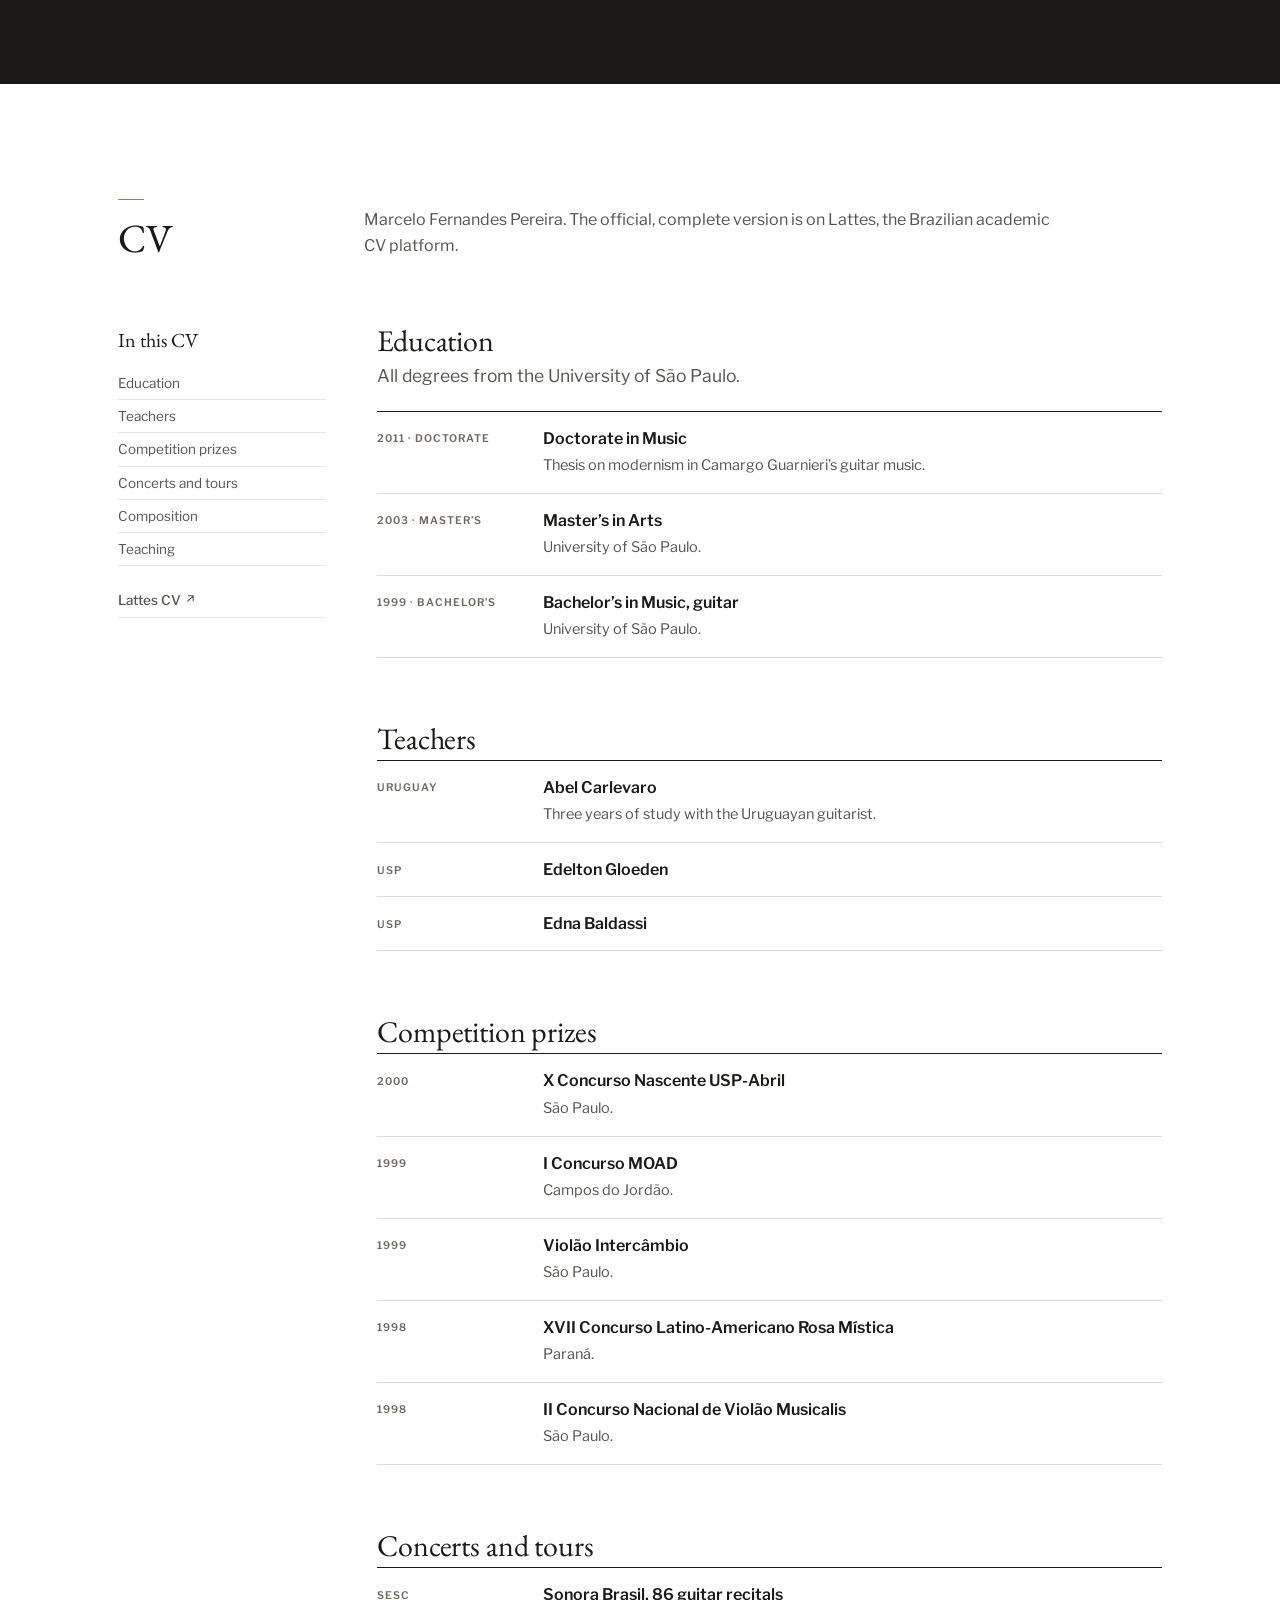
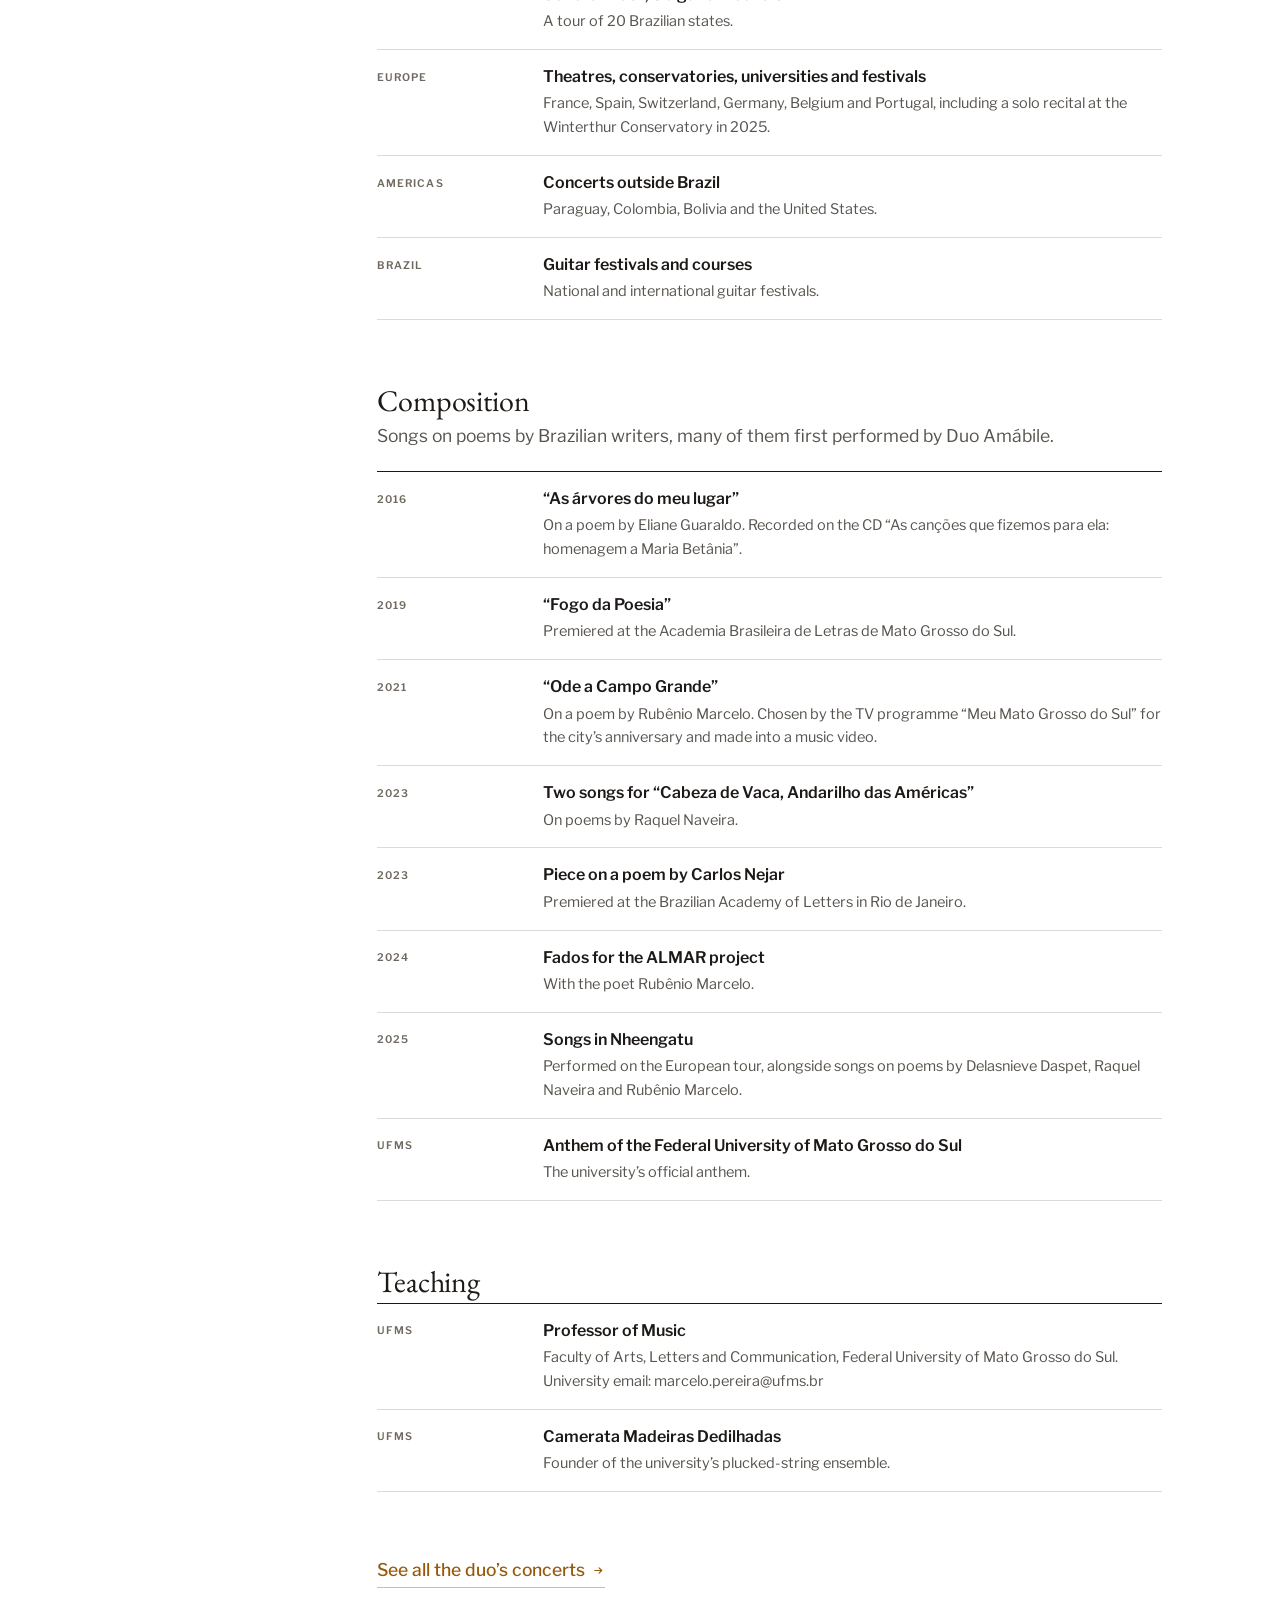
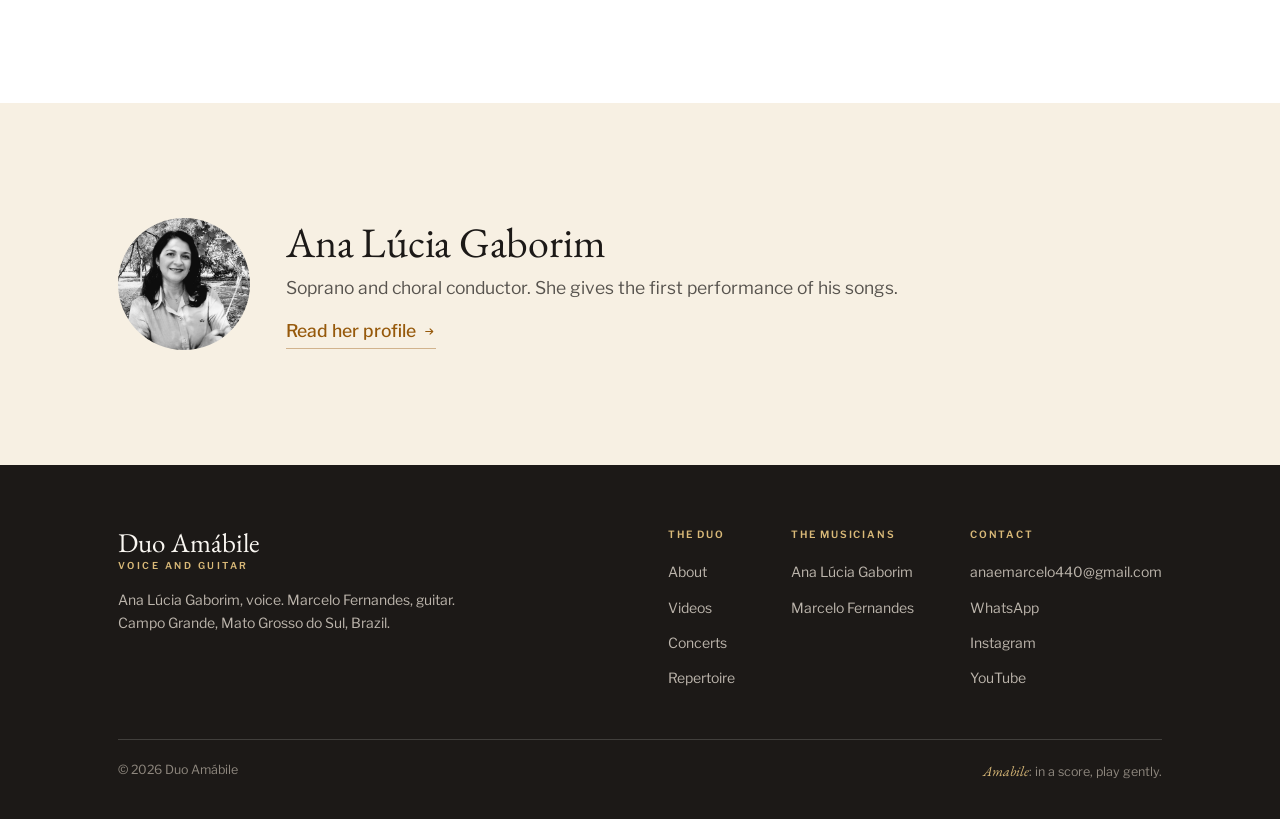
<file: marcelo.html>
<!DOCTYPE html>
<html lang="en">
<head>
<meta charset="utf-8">
<meta name="viewport" content="width=device-width, initial-scale=1">
<title>Marcelo Fernandes, guitar · Duo Amábile</title>
<meta name="description" content="Classical guitarist and composer, professor at UFMS. Doctorate in music from the University of São Paulo; studied with Abel Carlevaro. Profile and CV.">
<meta name="theme-color" content="#1C1917">
<link rel="icon" href="favicon.svg" type="image/svg+xml">
<link rel="apple-touch-icon" href="favicon.svg">
<link rel="alternate" hreflang="en" href="https://davigaborim.github.io/duo-amabile/marcelo.html">
<link rel="alternate" hreflang="pt-BR" href="https://davigaborim.github.io/duo-amabile/pt/marcelo.html">

<link rel="canonical" href="https://davigaborim.github.io/duo-amabile/marcelo.html">
<meta property="og:url" content="https://davigaborim.github.io/duo-amabile/marcelo.html">
<meta property="og:type" content="profile">
<meta property="og:title" content="Marcelo Fernandes, guitar">
<meta property="og:description" content="Classical guitarist, composer and professor at UFMS. One half of Duo Amábile.">
<meta property="og:image" content="https://davigaborim.github.io/duo-amabile/images/marcelo.jpg">
<meta property="og:locale" content="en_US">
<meta property="og:locale:alternate" content="pt_BR">

<link rel="preconnect" href="https://fonts.googleapis.com">
<link rel="preconnect" href="https://fonts.gstatic.com" crossorigin>
<link href="https://fonts.googleapis.com/css2?family=EB+Garamond:ital,wght@0,400..600;1,400..600&family=Libre+Franklin:ital,wght@0,300..700;1,400..600&display=swap" rel="stylesheet">
<link rel="stylesheet" href="css/style.css?v=19">
</head>
<body>

<a class="pular" href="#conteudo">Skip to content</a>

<header class="topo" id="topo">
  <div class="wrap topo__in">
    <a class="marca" href="index.html" aria-label="Duo Amábile, home">
      <span class="marca__nome">Duo Amábile</span>
    </a>

    <nav class="nav" id="nav" aria-label="Main">
      <a href="ana.html">Ana Lúcia</a>
      <a href="marcelo.html" class="is-atual" aria-current="page">Marcelo</a>
      <a href="videos.html">Videos</a>
      <a class="nav__celular" href="index.html#contato">Contact</a>
    </nav>

    <div class="topo__acoes">
      <a class="btn btn--forte topo__contato" href="index.html#contato">Contact</a>
      <div class="idiomas" role="group" aria-label="Language">
        <a href="marcelo.html" lang="en" aria-current="true">EN</a>
        <a href="pt/marcelo.html" lang="pt-BR" hreflang="pt-BR" title="Português">PT</a>
      </div>
      <button class="hamburguer" id="hamburguer" aria-expanded="false" aria-controls="nav" aria-label="Open menu">
        <span></span><span></span><span></span>
      </button>
    </div>
  </div>
</header>

<main id="conteudo">

<section class="perfil secao--escura">
  <div class="wrap">
    <div class="perfil__grid">
      <figure class="perfil__foto perfil__foto--marcelo">
        <img src="images/marcelo.jpg" alt="Black-and-white portrait of Marcelo Fernandes looking up, holding his guitar" width="900" height="596" fetchpriority="high">
      </figure>

      <div class="perfil__texto">
        <h1>Marcelo <em>Fernandes</em></h1>

        <p class="perfil__abre">
          Classical guitarist, composer and professor of music at the Federal University of Mato Grosso do Sul (UFMS). He studied for three years in Uruguay with Abel Carlevaro.
        </p>

        <div>
          <p>
            He holds a doctorate in music (2011), a master’s in arts (2003) and a bachelor’s in guitar (1999), all from the University of São Paulo. His doctoral research was on modernism in the guitar music of <strong>Camargo Guarnieri</strong>, music he also plays in concert.
          </p>
          <p>
            On SESC’s <strong>Sonora Brasil</strong> tour he gave <strong>86 guitar recitals in 20 Brazilian states</strong>. Abroad he has played in France, Spain, Switzerland, Germany, Belgium, Portugal, Paraguay, Colombia, Bolivia and the United States.
          </p>
          <p>
            He writes much of what the duo plays: songs on poems by Delasnieve Daspet, Raquel Naveira, Rubênio Marcelo and Carlos Nejar. He also wrote the <strong>UFMS anthem</strong> and founded the <strong>Camerata Madeiras Dedilhadas</strong>, the university’s plucked-string ensemble.
          </p>
        </div>

        <div class="perfil__acoes">
          <a class="btn btn--forte btn--lg" href="#curriculo">
            Full CV
            <svg class="btn__seta" viewBox="0 0 24 24" aria-hidden="true"><path d="M12 5v13m0 0 5-5m-5 5-5-5" fill="none" stroke="currentColor" stroke-width="1.8" stroke-linecap="round" stroke-linejoin="round"/></svg>
          </a>
          <a class="btn btn--lg" href="http://lattes.cnpq.br/8226678530395716" target="_blank" rel="noopener">
            Lattes CV
            <svg class="btn__seta" viewBox="0 0 24 24" aria-hidden="true"><path d="M7 17 17 7m0 0H8m9 0v9" fill="none" stroke="currentColor" stroke-width="1.8" stroke-linecap="round" stroke-linejoin="round"/></svg>
          </a>
        </div>
      </div>
    </div>
  </div>
</section>

<!-- ============================ CURRÍCULO ============================
     O currículo mora nesta mesma página, logo abaixo do perfil. A antiga
     seção "Frentes de trabalho", que ficava entre os dois, saiu: repetia o
     perfil e o currículo com outras palavras. -->
<div class="banda secao--escura">
  <figure class="wrap">
    <img src="images/marcelo-viola.jpg" alt="Marcelo Fernandes playing guitar in concert, in close-up" width="960" height="641" loading="lazy" style="object-position:50% 30%">
    <figcaption>Marcelo Fernandes in concert.</figcaption>
  </figure>
</div>

<section class="secao" id="curriculo">
  <div class="wrap">
    <header class="cab">
      <div class="cab__in">
        <h2>CV</h2>
        <p class="cab__texto">
          Marcelo Fernandes Pereira. The official, complete version is on Lattes, the Brazilian academic CV platform.
        </p>
      </div>
    </header>

    <div class="curriculo">
      <nav class="indice" aria-label="CV sections">
        <p class="indice__titulo">In this CV</p>
        <a href="#cv-formacao">Education</a>
        <a href="#cv-mestres">Teachers</a>
        <a href="#cv-concursos">Competition prizes</a>
        <a href="#cv-concertos">Concerts and tours</a>
        <a href="#cv-composicao">Composition</a>
        <a href="#cv-docencia">Teaching</a>
        <div class="indice__lattes">
          <a class="link" href="http://lattes.cnpq.br/8226678530395716" target="_blank" rel="noopener">Lattes CV
            <svg viewBox="0 0 24 24" aria-hidden="true"><path d="M7 17 17 7m0 0H8m9 0v9" fill="none" stroke="currentColor" stroke-width="2" stroke-linecap="round" stroke-linejoin="round"/></svg>
          </a>
        </div>
      </nav>

      <div class="cv">

        <div class="cv__bloco" id="cv-formacao">
          <h2>Education</h2>
          <p>All degrees from the University of São Paulo.</p>
          <ol class="verbetes">
            <li>
              <span class="quando">2011 · Doctorate</span>
              <div>
                <h3>Doctorate in Music</h3>
                <p>Thesis on modernism in Camargo Guarnieri’s guitar music.</p>
              </div>
            </li>
            <li>
              <span class="quando">2003 · Master’s</span>
              <div>
                <h3>Master’s in Arts</h3>
                <p>University of São Paulo.</p>
              </div>
            </li>
            <li>
              <span class="quando">1999 · Bachelor’s</span>
              <div>
                <h3>Bachelor’s in Music, guitar</h3>
                <p>University of São Paulo.</p>
              </div>
            </li>
          </ol>
        </div>

        <div class="cv__bloco" id="cv-mestres">
          <h2>Teachers</h2>
          <ol class="verbetes">
            <li>
              <span class="quando">Uruguay</span>
              <div>
                <h3>Abel Carlevaro</h3>
                <p>Three years of study with the Uruguayan guitarist.</p>
              </div>
            </li>
            <li>
              <span class="quando">USP</span>
              <div>
                <h3>Edelton Gloeden</h3>
              </div>
            </li>
            <li>
              <span class="quando">USP</span>
              <div>
                <h3>Edna Baldassi</h3>
              </div>
            </li>
          </ol>
        </div>

        <div class="cv__bloco" id="cv-concursos">
          <h2>Competition prizes</h2>
          <ol class="verbetes">
            <li>
              <span class="quando">2000</span>
              <div>
                <h3>X Concurso Nascente USP-Abril</h3>
                <p>São Paulo.</p>
              </div>
            </li>
            <li>
              <span class="quando">1999</span>
              <div>
                <h3>I Concurso MOAD</h3>
                <p>Campos do Jordão.</p>
              </div>
            </li>
            <li>
              <span class="quando">1999</span>
              <div>
                <h3>Violão Intercâmbio</h3>
                <p>São Paulo.</p>
              </div>
            </li>
            <li>
              <span class="quando">1998</span>
              <div>
                <h3>XVII Concurso Latino-Americano Rosa Mística</h3>
                <p>Paraná.</p>
              </div>
            </li>
            <li>
              <span class="quando">1998</span>
              <div>
                <h3>II Concurso Nacional de Violão Musicalis</h3>
                <p>São Paulo.</p>
              </div>
            </li>
          </ol>
        </div>

        <div class="cv__bloco" id="cv-concertos">
          <h2>Concerts and tours</h2>
          <ol class="verbetes">
            <li>
              <span class="quando">SESC</span>
              <div>
                <h3>Sonora Brasil, 86 guitar recitals</h3>
                <p>A tour of 20 Brazilian states.</p>
              </div>
            </li>
            <li>
              <span class="quando">Europe</span>
              <div>
                <h3>Theatres, conservatories, universities and festivals</h3>
                <p>France, Spain, Switzerland, Germany, Belgium and Portugal, including a solo recital at the Winterthur Conservatory in 2025.</p>
              </div>
            </li>
            <li>
              <span class="quando">Americas</span>
              <div>
                <h3>Concerts outside Brazil</h3>
                <p>Paraguay, Colombia, Bolivia and the United States.</p>
              </div>
            </li>
            <li>
              <span class="quando">Brazil</span>
              <div>
                <h3>Guitar festivals and courses</h3>
                <p>National and international guitar festivals.</p>
              </div>
            </li>
          </ol>
        </div>

        <div class="cv__bloco" id="cv-composicao">
          <h2>Composition</h2>
          <p>Songs on poems by Brazilian writers, many of them first performed by Duo Amábile.</p>
          <ol class="verbetes">
            <li>
              <span class="quando">2016</span>
              <div>
                <h3>“As árvores do meu lugar”</h3>
                <p>On a poem by Eliane Guaraldo. Recorded on the CD “As canções que fizemos para ela: homenagem a Maria Betânia”.</p>
              </div>
            </li>
            <li>
              <span class="quando">2019</span>
              <div>
                <h3>“Fogo da Poesia”</h3>
                <p>Premiered at the Academia Brasileira de Letras de Mato Grosso do Sul.</p>
              </div>
            </li>
            <li>
              <span class="quando">2021</span>
              <div>
                <h3>“Ode a Campo Grande”</h3>
                <p>On a poem by Rubênio Marcelo. Chosen by the TV programme “Meu Mato Grosso do Sul” for the city’s anniversary and made into a music video.</p>
              </div>
            </li>
            <li>
              <span class="quando">2023</span>
              <div>
                <h3>Two songs for “Cabeza de Vaca, Andarilho das Américas”</h3>
                <p>On poems by Raquel Naveira.</p>
              </div>
            </li>
            <li>
              <span class="quando">2023</span>
              <div>
                <h3>Piece on a poem by Carlos Nejar</h3>
                <p>Premiered at the Brazilian Academy of Letters in Rio de Janeiro.</p>
              </div>
            </li>
            <li>
              <span class="quando">2024</span>
              <div>
                <h3>Fados for the ALMAR project</h3>
                <p>With the poet Rubênio Marcelo.</p>
              </div>
            </li>
            <li>
              <span class="quando">2025</span>
              <div>
                <h3>Songs in Nheengatu</h3>
                <p>Performed on the European tour, alongside songs on poems by Delasnieve Daspet, Raquel Naveira and Rubênio Marcelo.</p>
              </div>
            </li>
            <li>
              <span class="quando">UFMS</span>
              <div>
                <h3>Anthem of the Federal University of Mato Grosso do Sul</h3>
                <p>The university’s official anthem.</p>
              </div>
            </li>
          </ol>
        </div>

        <div class="cv__bloco" id="cv-docencia">
          <h2>Teaching</h2>
          <ol class="verbetes">
            <li>
              <span class="quando">UFMS</span>
              <div>
                <h3>Professor of Music</h3>
                <p>Faculty of Arts, Letters and Communication, Federal University of Mato Grosso do Sul. University email: marcelo.pereira@ufms.br</p>
              </div>
            </li>
            <li>
              <span class="quando">UFMS</span>
              <div>
                <h3>Camerata Madeiras Dedilhadas</h3>
                <p>Founder of the university’s plucked-string ensemble.</p>
              </div>
            </li>
          </ol>
        </div>

        <p>
          <a class="link" href="index.html#trajetoria">See all the duo’s concerts
            <svg viewBox="0 0 24 24" aria-hidden="true"><path d="M5 12h13m0 0-5-5m5 5-5 5" fill="none" stroke="currentColor" stroke-width="2" stroke-linecap="round" stroke-linejoin="round"/></svg>
          </a>
        </p>

      </div>
    </div>
  </div>
</section>

<section class="secao secao--creme">
  <div class="wrap">
    <div class="outro">
      <img src="images/ana.webp" alt="" width="200" height="200" loading="lazy" style="object-position:50% 25%">
      <div>
        <h2>Ana Lúcia Gaborim</h2>
        <p>Soprano and choral conductor. She gives the first performance of his songs.</p>
        <a class="link" href="ana.html">Read her profile
          <svg viewBox="0 0 24 24" aria-hidden="true"><path d="M5 12h13m0 0-5-5m5 5-5 5" fill="none" stroke="currentColor" stroke-width="2" stroke-linecap="round" stroke-linejoin="round"/></svg>
        </a>
      </div>
    </div>
  </div>
</section>

</main>

<footer class="rodape">
  <div class="wrap">
    <div class="rodape__in">
      <div class="rodape__marca">
        <a class="marca" href="index.html">
          <span class="marca__nome">Duo Amábile</span>
          <span class="marca__papel">voice and guitar</span>
        </a>
        <p>Ana Lúcia Gaborim, voice. Marcelo Fernandes, guitar. Campo Grande, Mato Grosso do Sul, Brazil.</p>
      </div>

      <nav class="rodape__links" aria-label="Footer">
        <div>
          <h3>The duo</h3>
          <a href="index.html#duo">About</a>
          <a href="videos.html">Videos</a>
          <a href="index.html#trajetoria">Concerts</a>
          <a href="index.html#repertorio">Repertoire</a>
        </div>
        <div>
          <h3>The musicians</h3>
          <a href="ana.html">Ana Lúcia Gaborim</a>
          <a href="marcelo.html">Marcelo Fernandes</a>
        </div>
        <div>
          <h3>Contact</h3>
          <a href="mailto:anaemarcelo440@gmail.com">anaemarcelo440@gmail.com</a>
          <a href="https://wa.me/5567992313176?text=Hello!%20I%E2%80%99d%20like%20to%20invite%20Duo%20Am%C3%A1bile%20for%20a%20concert." target="_blank" rel="noopener">WhatsApp</a>
          <a href="https://www.instagram.com/duoamabilecantoeviolao/" target="_blank" rel="noopener">Instagram</a>
          <a href="https://www.youtube.com/@DuoAmabile-CantoeViol%C3%A3o" target="_blank" rel="noopener">YouTube</a>
        </div>
      </nav>
    </div>

    <div class="rodape__fim">
      <p>© <span id="ano">2026</span> Duo Amábile</p>
      <p><em>Amabile</em>: in a score, play gently.</p>
    </div>
  </div>
</footer>

<script src="js/main.js?v=19" defer></script>
</body>
</html>
</file>
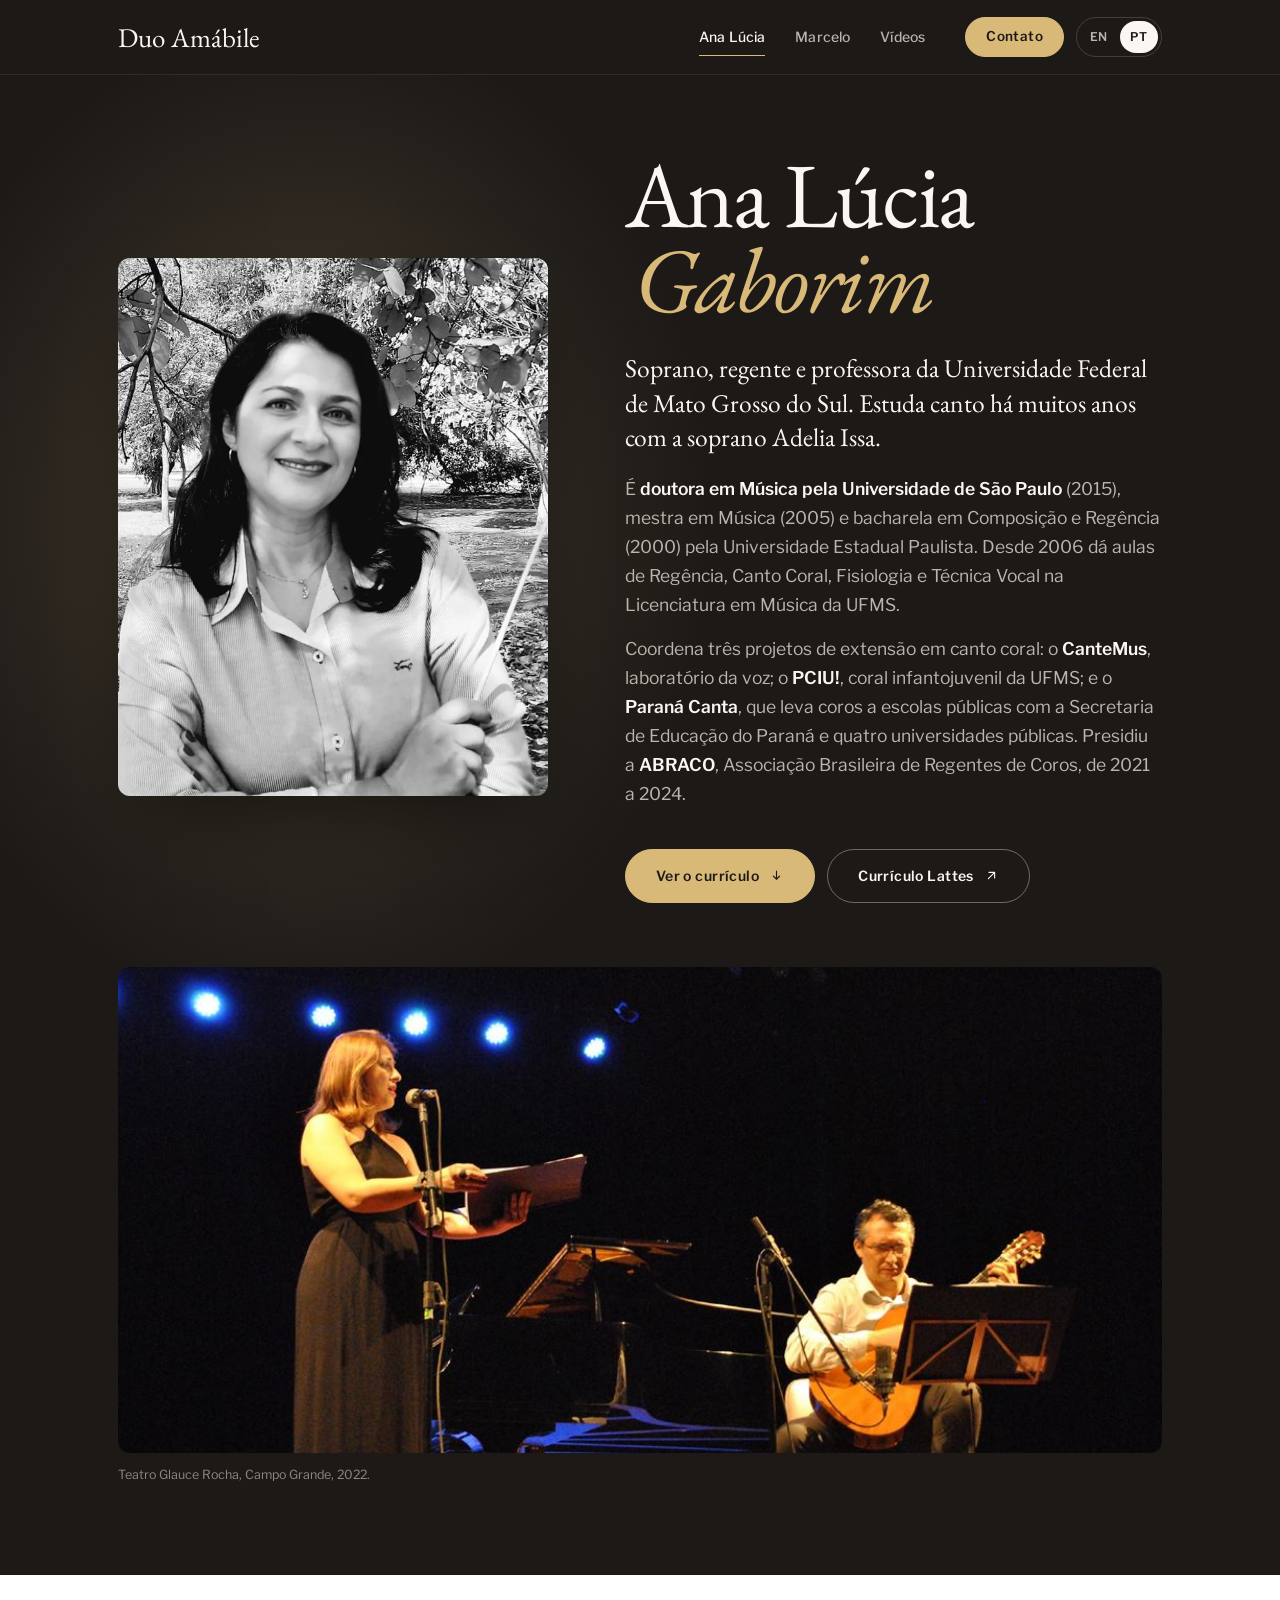
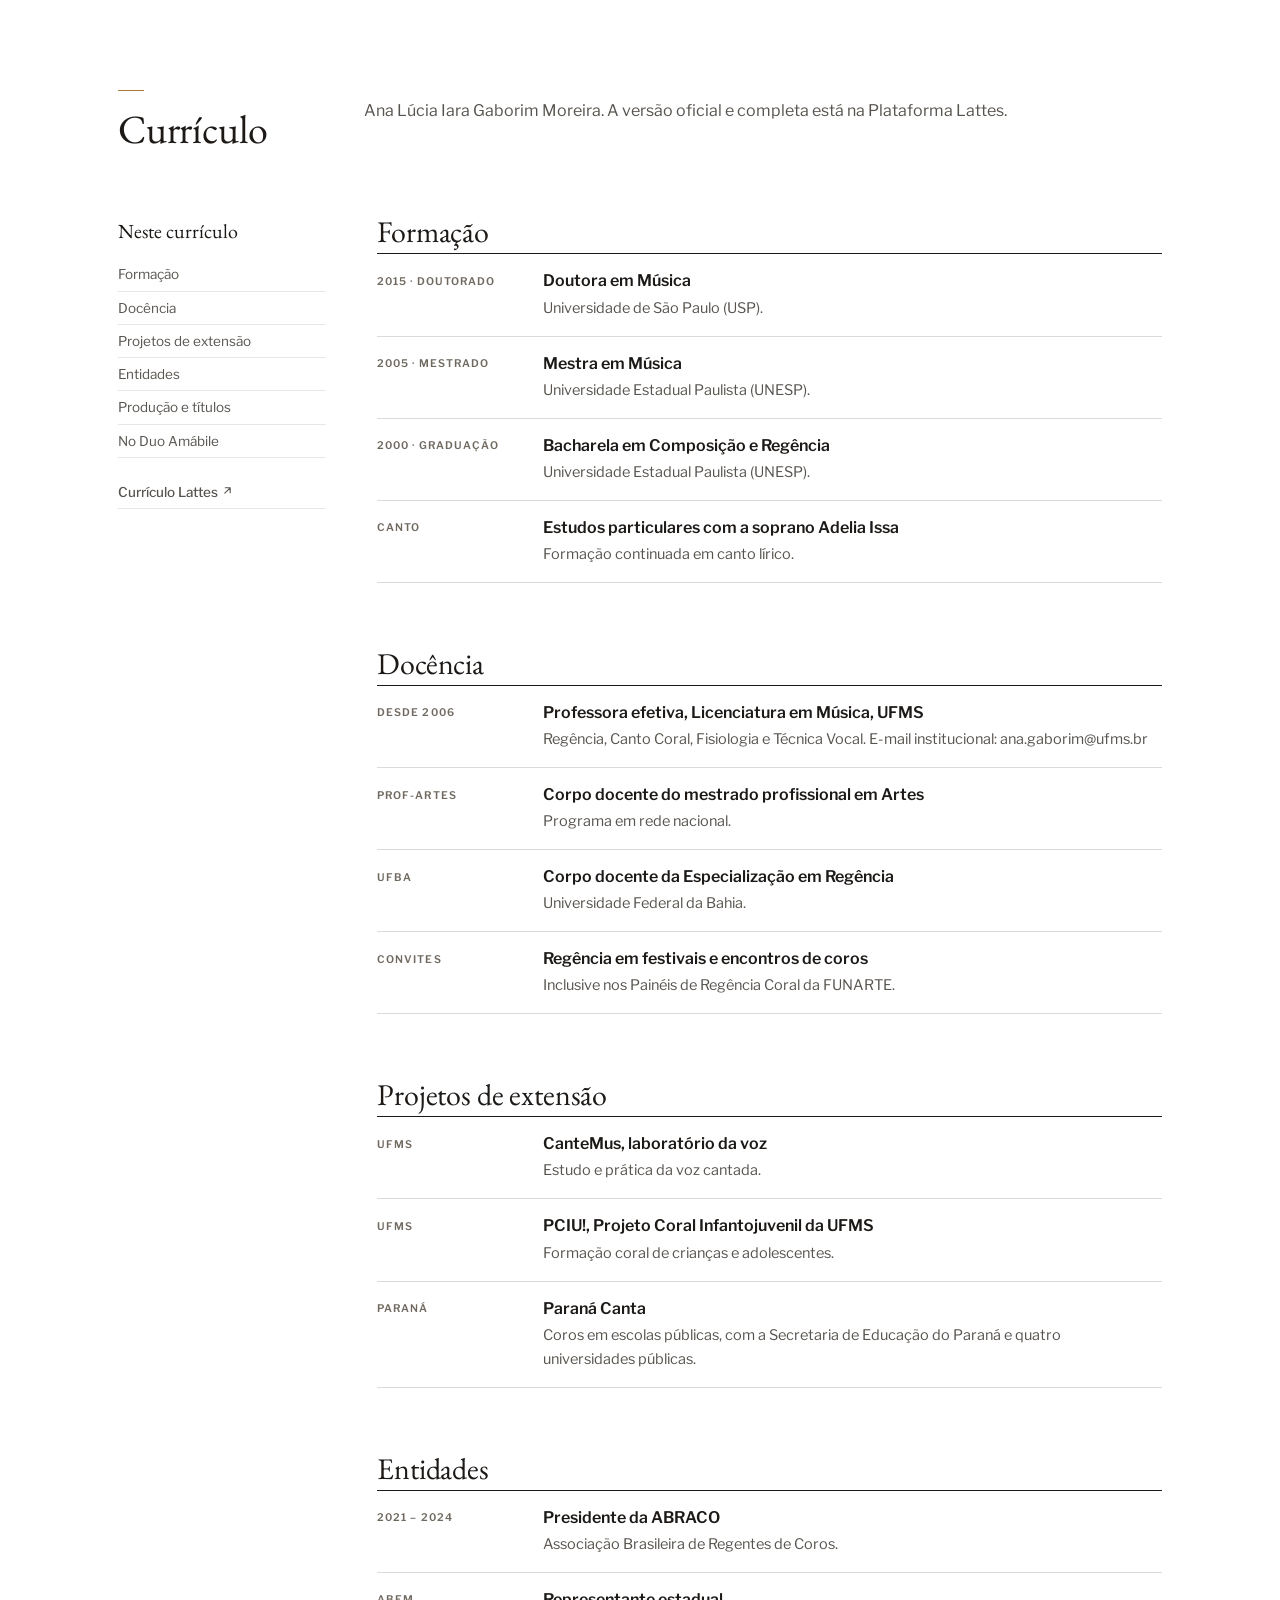
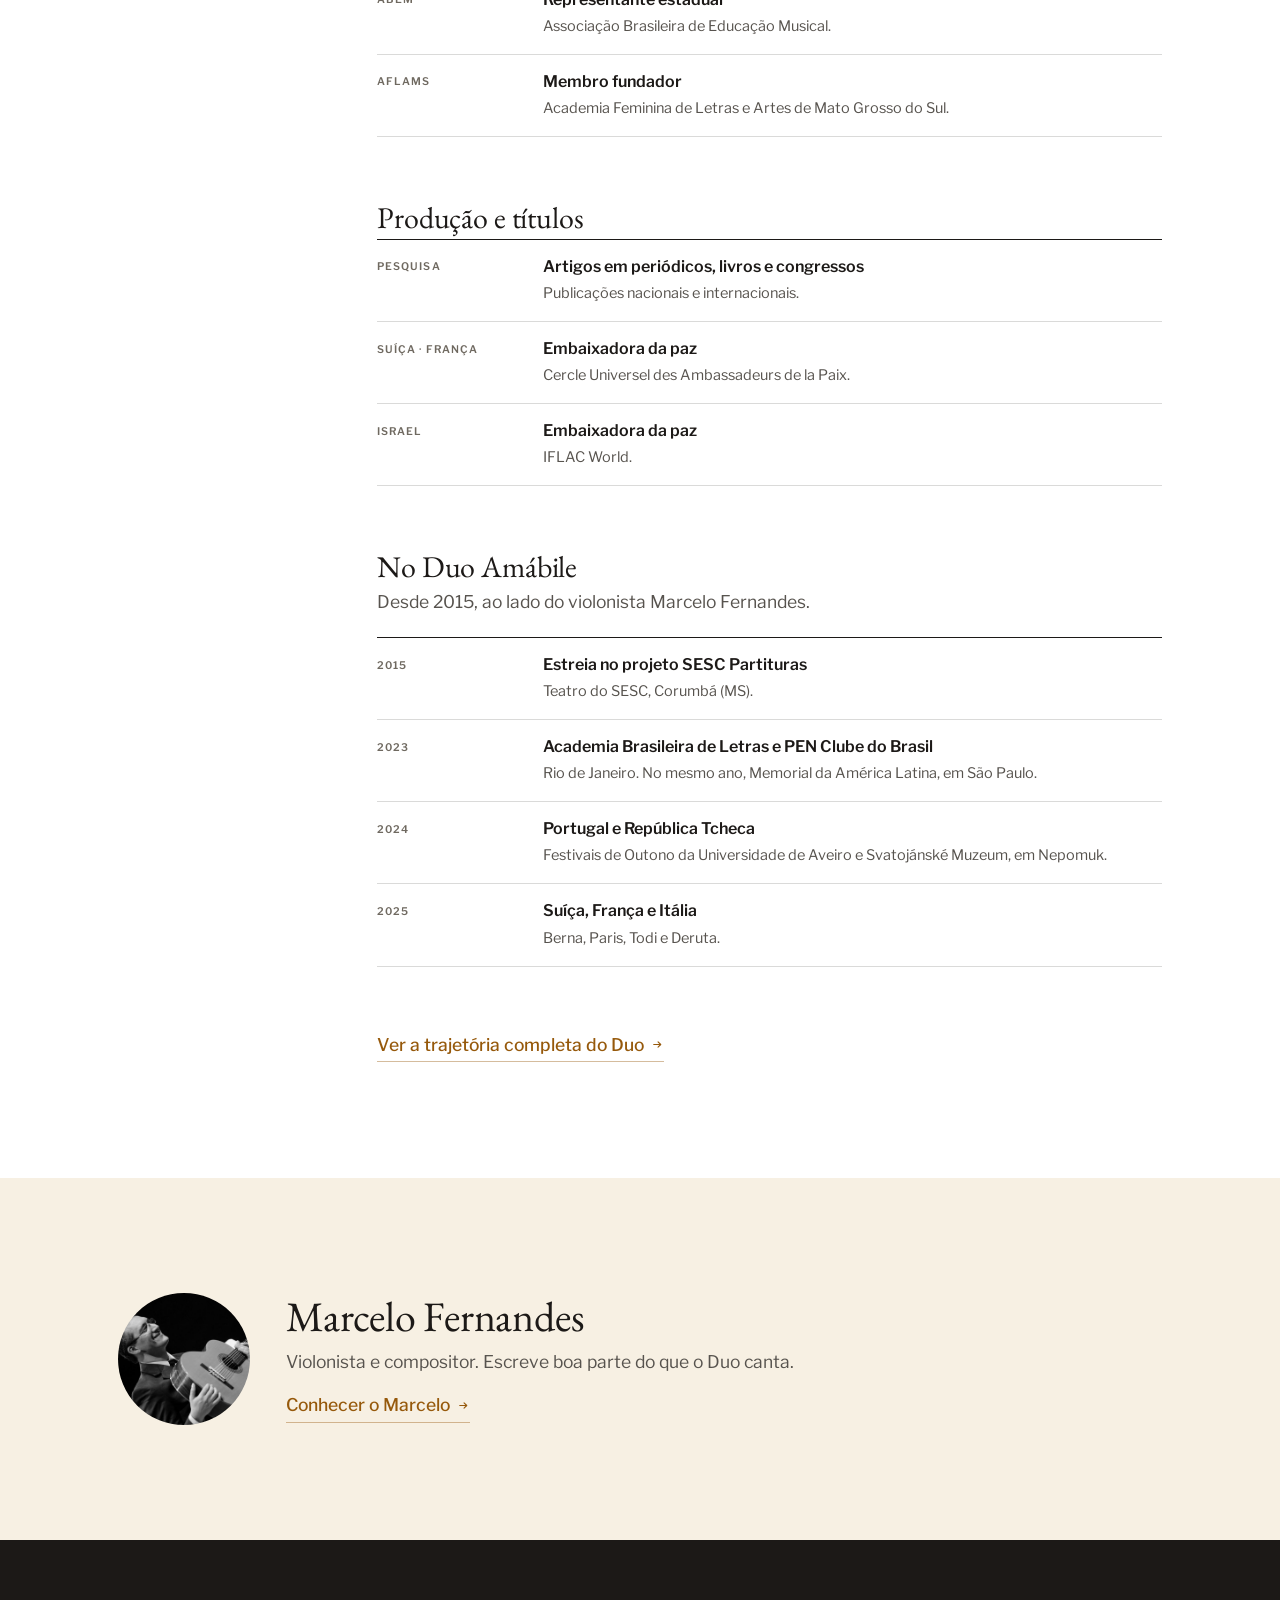
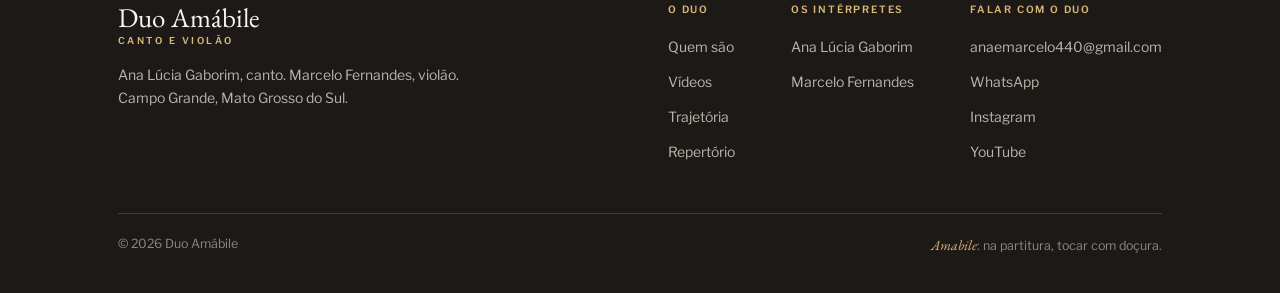
<file: pt/ana.html>
<!DOCTYPE html>
<html lang="pt-BR">
<head>
<meta charset="utf-8">
<meta name="viewport" content="width=device-width, initial-scale=1">
<title>Ana Lúcia Gaborim, canto · Duo Amábile</title>
<meta name="description" content="Soprano, regente e professora da UFMS. Doutora em Música pela USP, presidiu a ABRACO e coordena projetos de canto coral em escolas públicas. Perfil e currículo.">
<meta name="theme-color" content="#1C1917">
<link rel="icon" href="../favicon.svg" type="image/svg+xml">
<link rel="apple-touch-icon" href="../favicon.svg">
<link rel="alternate" hreflang="en" href="https://davigaborim.github.io/duo-amabile/ana.html">
<link rel="alternate" hreflang="pt-BR" href="https://davigaborim.github.io/duo-amabile/pt/ana.html">

<link rel="canonical" href="https://davigaborim.github.io/duo-amabile/pt/ana.html">
<meta property="og:url" content="https://davigaborim.github.io/duo-amabile/pt/ana.html">
<meta property="og:type" content="profile">
<meta property="og:title" content="Ana Lúcia Gaborim, canto">
<meta property="og:description" content="Soprano, regente e professora da UFMS. Metade do Duo Amábile.">
<meta property="og:image" content="https://davigaborim.github.io/duo-amabile/images/ana.jpg">
<meta property="og:locale" content="pt_BR">
<meta property="og:locale:alternate" content="en_US">

<link rel="preconnect" href="https://fonts.googleapis.com">
<link rel="preconnect" href="https://fonts.gstatic.com" crossorigin>
<link href="https://fonts.googleapis.com/css2?family=EB+Garamond:ital,wght@0,400..600;1,400..600&family=Libre+Franklin:ital,wght@0,300..700;1,400..600&display=swap" rel="stylesheet">
<link rel="stylesheet" href="../css/style.css?v=19">
</head>
<body>

<a class="pular" href="#conteudo">Pular para o conteúdo</a>

<header class="topo" id="topo">
  <div class="wrap topo__in">
    <a class="marca" href="index.html" aria-label="Duo Amábile, início">
      <span class="marca__nome">Duo Amábile</span>
    </a>

    <nav class="nav" id="nav" aria-label="Navegação principal">
      <a href="ana.html" class="is-atual" aria-current="page">Ana Lúcia</a>
      <a href="marcelo.html">Marcelo</a>
      <a href="videos.html">Vídeos</a>
      <a class="nav__celular" href="index.html#contato">Contato</a>
    </nav>

    <div class="topo__acoes">
      <a class="btn btn--forte topo__contato" href="index.html#contato">Contato</a>
      <div class="idiomas" role="group" aria-label="Idioma">
        <a href="../ana.html" lang="en" hreflang="en" title="English">EN</a>
        <a href="ana.html" lang="pt-BR" aria-current="true">PT</a>
      </div>
      <button class="hamburguer" id="hamburguer" aria-expanded="false" aria-controls="nav" aria-label="Abrir menu">
        <span></span><span></span><span></span>
      </button>
    </div>
  </div>
</header>

<main id="conteudo">

<section class="perfil secao--escura">
  <div class="wrap">
    <div class="perfil__grid">
      <figure class="perfil__foto perfil__foto--ana">
        <img src="../images/ana.webp" alt="Retrato de Ana Lúcia Gaborim em preto e branco, com a batuta na mão" width="800" height="832" fetchpriority="high">
      </figure>

      <div class="perfil__texto">
        <h1>Ana Lúcia <em>Gaborim</em></h1>

        <p class="perfil__abre">
          Soprano, regente e professora da Universidade Federal de Mato Grosso do Sul. Estuda canto há muitos anos com a soprano Adelia Issa.
        </p>

        <div>
          <p>
            É <strong>doutora em Música pela Universidade de São Paulo</strong> (2015), mestra em Música (2005) e bacharela em Composição e Regência (2000) pela Universidade Estadual Paulista. Desde 2006 dá aulas de Regência, Canto Coral, Fisiologia e Técnica Vocal na Licenciatura em Música da UFMS.
          </p>
          <p>
            Coordena três projetos de extensão em canto coral: o <strong>CanteMus</strong>, laboratório da voz; o <strong>PCIU!</strong>, coral infantojuvenil da UFMS; e o <strong>Paraná Canta</strong>, que leva coros a escolas públicas com a Secretaria de Educação do Paraná e quatro universidades públicas. Presidiu a <strong>ABRACO</strong>, Associação Brasileira de Regentes de Coros, de 2021 a 2024.
          </p>
        </div>

        <div class="perfil__acoes">
          <a class="btn btn--forte btn--lg" href="#curriculo">
            Ver o currículo
            <svg class="btn__seta" viewBox="0 0 24 24" aria-hidden="true"><path d="M12 5v13m0 0 5-5m-5 5-5-5" fill="none" stroke="currentColor" stroke-width="1.8" stroke-linecap="round" stroke-linejoin="round"/></svg>
          </a>
          <a class="btn btn--lg" href="http://lattes.cnpq.br/2023356392983243" target="_blank" rel="noopener">
            Currículo Lattes
            <svg class="btn__seta" viewBox="0 0 24 24" aria-hidden="true"><path d="M7 17 17 7m0 0H8m9 0v9" fill="none" stroke="currentColor" stroke-width="1.8" stroke-linecap="round" stroke-linejoin="round"/></svg>
          </a>
        </div>
      </div>
    </div>
  </div>
</section>

<!-- ============================ CURRÍCULO ============================
     O currículo mora nesta mesma página, logo abaixo do perfil. A antiga
     seção "Frentes de trabalho", que ficava entre os dois, saiu: repetia o
     perfil e o currículo com outras palavras. -->
<div class="banda secao--escura">
  <figure class="wrap">
    <img src="../images/t-2022-classica.jpg" alt="Ana Lúcia Gaborim cantando sob luz de palco, com Marcelo Fernandes ao violão" width="1000" height="666" loading="lazy" style="object-position:50% 35%">
    <figcaption>Teatro Glauce Rocha, Campo Grande, 2022.</figcaption>
  </figure>
</div>

<section class="secao" id="curriculo">
  <div class="wrap">
    <header class="cab">
      <div class="cab__in">
        <h2>Currículo</h2>
        <p class="cab__texto">
          Ana Lúcia Iara Gaborim Moreira. A versão oficial e completa está na Plataforma Lattes.
        </p>
      </div>
    </header>

    <div class="curriculo">
      <nav class="indice" aria-label="Seções do currículo">
        <p class="indice__titulo">Neste currículo</p>
        <a href="#cv-formacao">Formação</a>
        <a href="#cv-docencia">Docência</a>
        <a href="#cv-extensao">Projetos de extensão</a>
        <a href="#cv-entidades">Entidades</a>
        <a href="#cv-producao">Produção e títulos</a>
        <a href="#cv-duo">No Duo Amábile</a>
        <div class="indice__lattes">
          <a class="link" href="http://lattes.cnpq.br/2023356392983243" target="_blank" rel="noopener">Currículo Lattes
            <svg viewBox="0 0 24 24" aria-hidden="true"><path d="M7 17 17 7m0 0H8m9 0v9" fill="none" stroke="currentColor" stroke-width="2" stroke-linecap="round" stroke-linejoin="round"/></svg>
          </a>
        </div>
      </nav>

      <div class="cv">

        <div class="cv__bloco" id="cv-formacao">
          <h2>Formação</h2>
          <ol class="verbetes">
            <li>
              <span class="quando">2015 · Doutorado</span>
              <div>
                <h3>Doutora em Música</h3>
                <p>Universidade de São Paulo (USP).</p>
              </div>
            </li>
            <li>
              <span class="quando">2005 · Mestrado</span>
              <div>
                <h3>Mestra em Música</h3>
                <p>Universidade Estadual Paulista (UNESP).</p>
              </div>
            </li>
            <li>
              <span class="quando">2000 · Graduação</span>
              <div>
                <h3>Bacharela em Composição e Regência</h3>
                <p>Universidade Estadual Paulista (UNESP).</p>
              </div>
            </li>
            <li>
              <span class="quando">Canto</span>
              <div>
                <h3>Estudos particulares com a soprano Adelia Issa</h3>
                <p>Formação continuada em canto lírico.</p>
              </div>
            </li>
          </ol>
        </div>

        <div class="cv__bloco" id="cv-docencia">
          <h2>Docência</h2>
          <ol class="verbetes">
            <li>
              <span class="quando">Desde 2006</span>
              <div>
                <h3>Professora efetiva, Licenciatura em Música, UFMS</h3>
                <p>Regência, Canto Coral, Fisiologia e Técnica Vocal. E-mail institucional: ana.gaborim@ufms.br</p>
              </div>
            </li>
            <li>
              <span class="quando">PROF-ARTES</span>
              <div>
                <h3>Corpo docente do mestrado profissional em Artes</h3>
                <p>Programa em rede nacional.</p>
              </div>
            </li>
            <li>
              <span class="quando">UFBA</span>
              <div>
                <h3>Corpo docente da Especialização em Regência</h3>
                <p>Universidade Federal da Bahia.</p>
              </div>
            </li>
            <li>
              <span class="quando">Convites</span>
              <div>
                <h3>Regência em festivais e encontros de coros</h3>
                <p>Inclusive nos Painéis de Regência Coral da FUNARTE.</p>
              </div>
            </li>
          </ol>
        </div>

        <div class="cv__bloco" id="cv-extensao">
          <h2>Projetos de extensão</h2>
          <ol class="verbetes">
            <li>
              <span class="quando">UFMS</span>
              <div>
                <h3>CanteMus, laboratório da voz</h3>
                <p>Estudo e prática da voz cantada.</p>
              </div>
            </li>
            <li>
              <span class="quando">UFMS</span>
              <div>
                <h3>PCIU!, Projeto Coral Infantojuvenil da UFMS</h3>
                <p>Formação coral de crianças e adolescentes.</p>
              </div>
            </li>
            <li>
              <span class="quando">Paraná</span>
              <div>
                <h3>Paraná Canta</h3>
                <p>Coros em escolas públicas, com a Secretaria de Educação do Paraná e quatro universidades públicas.</p>
              </div>
            </li>
          </ol>
        </div>

        <div class="cv__bloco" id="cv-entidades">
          <h2>Entidades</h2>
          <ol class="verbetes">
            <li>
              <span class="quando">2021 – 2024</span>
              <div>
                <h3>Presidente da ABRACO</h3>
                <p>Associação Brasileira de Regentes de Coros.</p>
              </div>
            </li>
            <li>
              <span class="quando">ABEM</span>
              <div>
                <h3>Representante estadual</h3>
                <p>Associação Brasileira de Educação Musical.</p>
              </div>
            </li>
            <li>
              <span class="quando">AFLAMS</span>
              <div>
                <h3>Membro fundador</h3>
                <p>Academia Feminina de Letras e Artes de Mato Grosso do Sul.</p>
              </div>
            </li>
          </ol>
        </div>

        <div class="cv__bloco" id="cv-producao">
          <h2>Produção e títulos</h2>
          <ol class="verbetes">
            <li>
              <span class="quando">Pesquisa</span>
              <div>
                <h3>Artigos em periódicos, livros e congressos</h3>
                <p>Publicações nacionais e internacionais.</p>
              </div>
            </li>
            <li>
              <span class="quando">Suíça · França</span>
              <div>
                <h3>Embaixadora da paz</h3>
                <p>Cercle Universel des Ambassadeurs de la Paix.</p>
              </div>
            </li>
            <li>
              <span class="quando">Israel</span>
              <div>
                <h3>Embaixadora da paz</h3>
                <p>IFLAC World.</p>
              </div>
            </li>
          </ol>
        </div>

        <div class="cv__bloco" id="cv-duo">
          <h2>No Duo Amábile</h2>
          <p>Desde 2015, ao lado do violonista Marcelo Fernandes.</p>
          <ol class="verbetes">
            <li>
              <span class="quando">2015</span>
              <div>
                <h3>Estreia no projeto SESC Partituras</h3>
                <p>Teatro do SESC, Corumbá (MS).</p>
              </div>
            </li>
            <li>
              <span class="quando">2023</span>
              <div>
                <h3>Academia Brasileira de Letras e PEN Clube do Brasil</h3>
                <p>Rio de Janeiro. No mesmo ano, Memorial da América Latina, em São Paulo.</p>
              </div>
            </li>
            <li>
              <span class="quando">2024</span>
              <div>
                <h3>Portugal e República Tcheca</h3>
                <p>Festivais de Outono da Universidade de Aveiro e Svatojánské Muzeum, em Nepomuk.</p>
              </div>
            </li>
            <li>
              <span class="quando">2025</span>
              <div>
                <h3>Suíça, França e Itália</h3>
                <p>Berna, Paris, Todi e Deruta.</p>
              </div>
            </li>
          </ol>
        </div>

        <p>
          <a class="link" href="index.html#trajetoria">Ver a trajetória completa do Duo
            <svg viewBox="0 0 24 24" aria-hidden="true"><path d="M5 12h13m0 0-5-5m5 5-5 5" fill="none" stroke="currentColor" stroke-width="2" stroke-linecap="round" stroke-linejoin="round"/></svg>
          </a>
        </p>

      </div>
    </div>
  </div>
</section>

<section class="secao secao--creme">
  <div class="wrap">
    <div class="outro">
      <img src="../images/marcelo.jpg" alt="" width="200" height="200" loading="lazy" style="object-position:30% 40%">
      <div>
        <h2>Marcelo Fernandes</h2>
        <p>Violonista e compositor. Escreve boa parte do que o Duo canta.</p>
        <a class="link" href="marcelo.html">Conhecer o Marcelo
          <svg viewBox="0 0 24 24" aria-hidden="true"><path d="M5 12h13m0 0-5-5m5 5-5 5" fill="none" stroke="currentColor" stroke-width="2" stroke-linecap="round" stroke-linejoin="round"/></svg>
        </a>
      </div>
    </div>
  </div>
</section>

</main>

<footer class="rodape">
  <div class="wrap">
    <div class="rodape__in">
      <div class="rodape__marca">
        <a class="marca" href="index.html">
          <span class="marca__nome">Duo Amábile</span>
          <span class="marca__papel">canto e violão</span>
        </a>
        <p>Ana Lúcia Gaborim, canto. Marcelo Fernandes, violão. Campo Grande, Mato Grosso do Sul.</p>
      </div>

      <nav class="rodape__links" aria-label="Rodapé">
        <div>
          <h3>O Duo</h3>
          <a href="index.html#duo">Quem são</a>
          <a href="videos.html">Vídeos</a>
          <a href="index.html#trajetoria">Trajetória</a>
          <a href="index.html#repertorio">Repertório</a>
        </div>
        <div>
          <h3>Os intérpretes</h3>
          <a href="ana.html">Ana Lúcia Gaborim</a>
          <a href="marcelo.html">Marcelo Fernandes</a>
        </div>
        <div>
          <h3>Falar com o Duo</h3>
          <a href="mailto:anaemarcelo440@gmail.com">anaemarcelo440@gmail.com</a>
          <a href="https://wa.me/5567991501810?text=Ol%C3%A1!%20Gostaria%20de%20convidar%20o%20Duo%20Am%C3%A1bile%20para%20um%20concerto." target="_blank" rel="noopener">WhatsApp</a>
          <a href="https://www.instagram.com/duoamabilecantoeviolao/" target="_blank" rel="noopener">Instagram</a>
          <a href="https://www.youtube.com/@DuoAmabile-CantoeViol%C3%A3o" target="_blank" rel="noopener">YouTube</a>
        </div>
      </nav>
    </div>

    <div class="rodape__fim">
      <p>© <span id="ano">2026</span> Duo Amábile</p>
      <p><em>Amabile</em>: na partitura, tocar com doçura.</p>
    </div>
  </div>
</footer>

<script src="../js/main.js?v=19" defer></script>
</body>
</html>
</file>
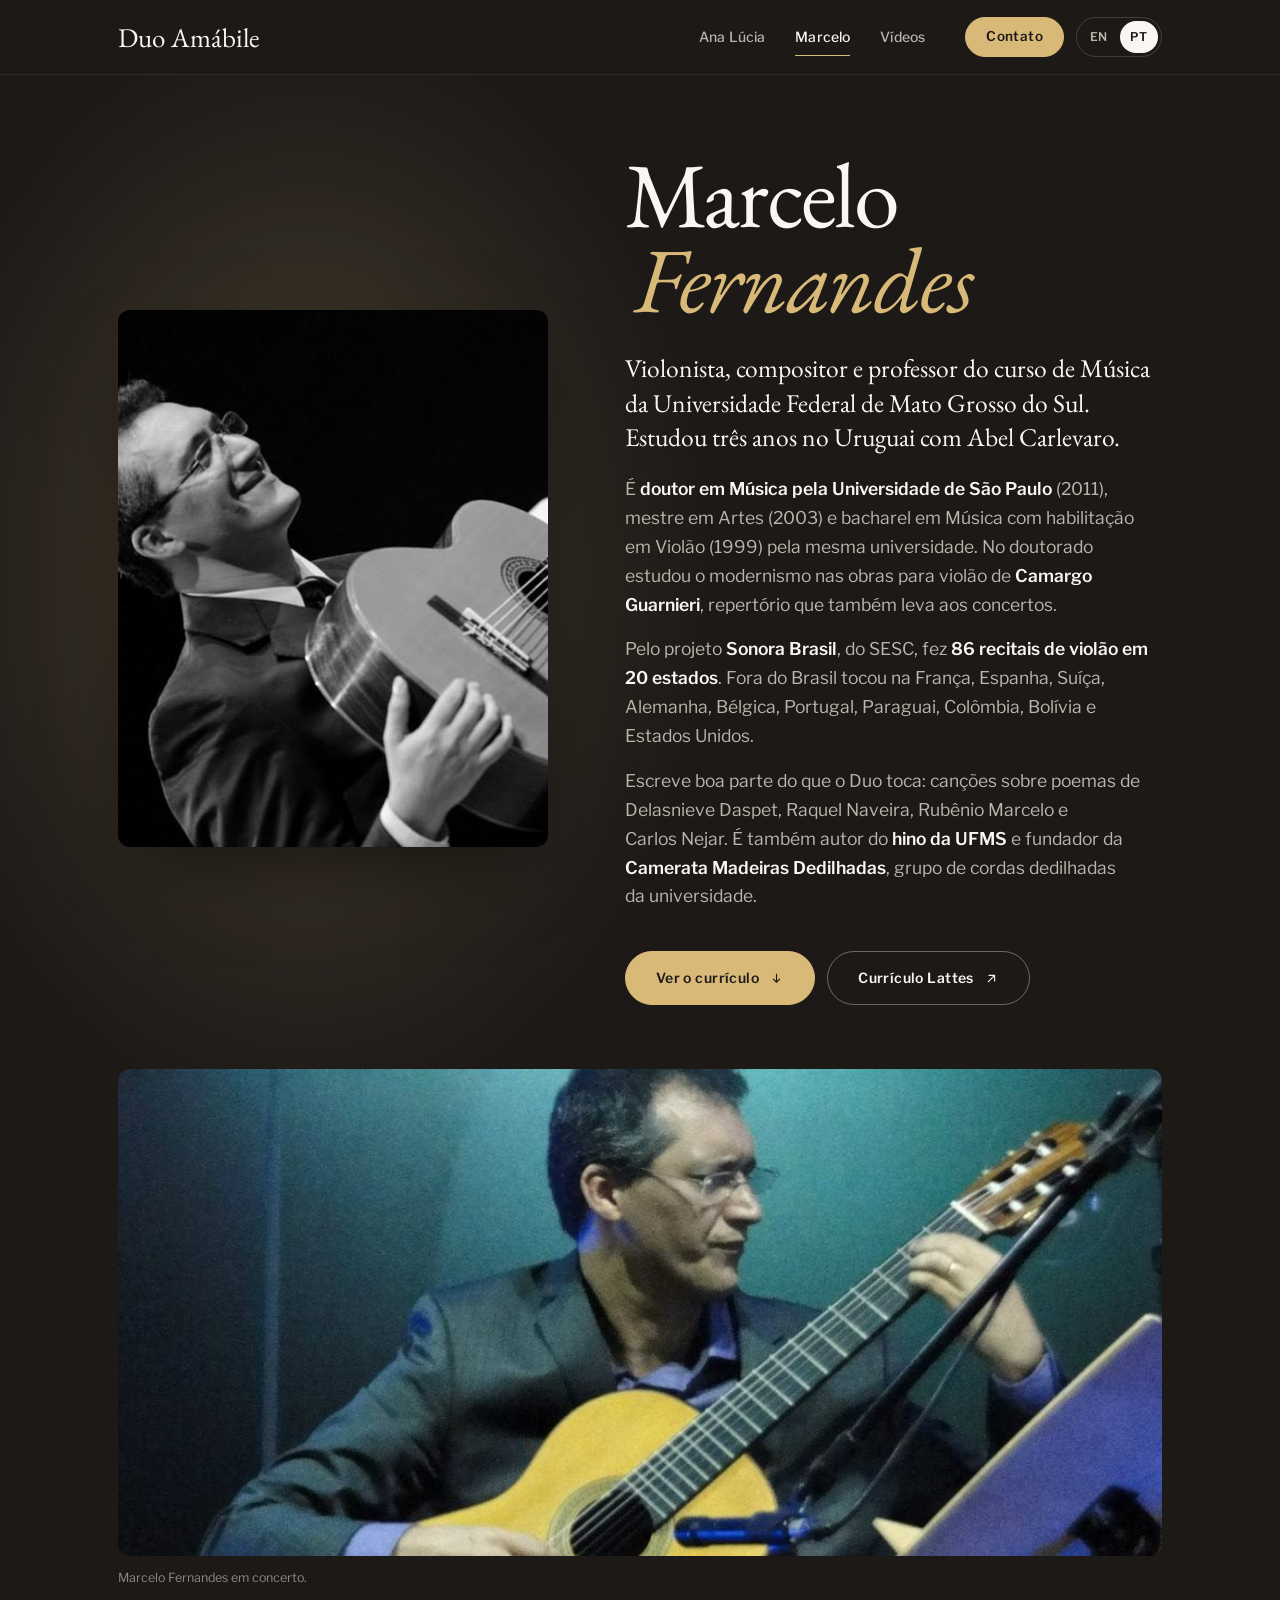
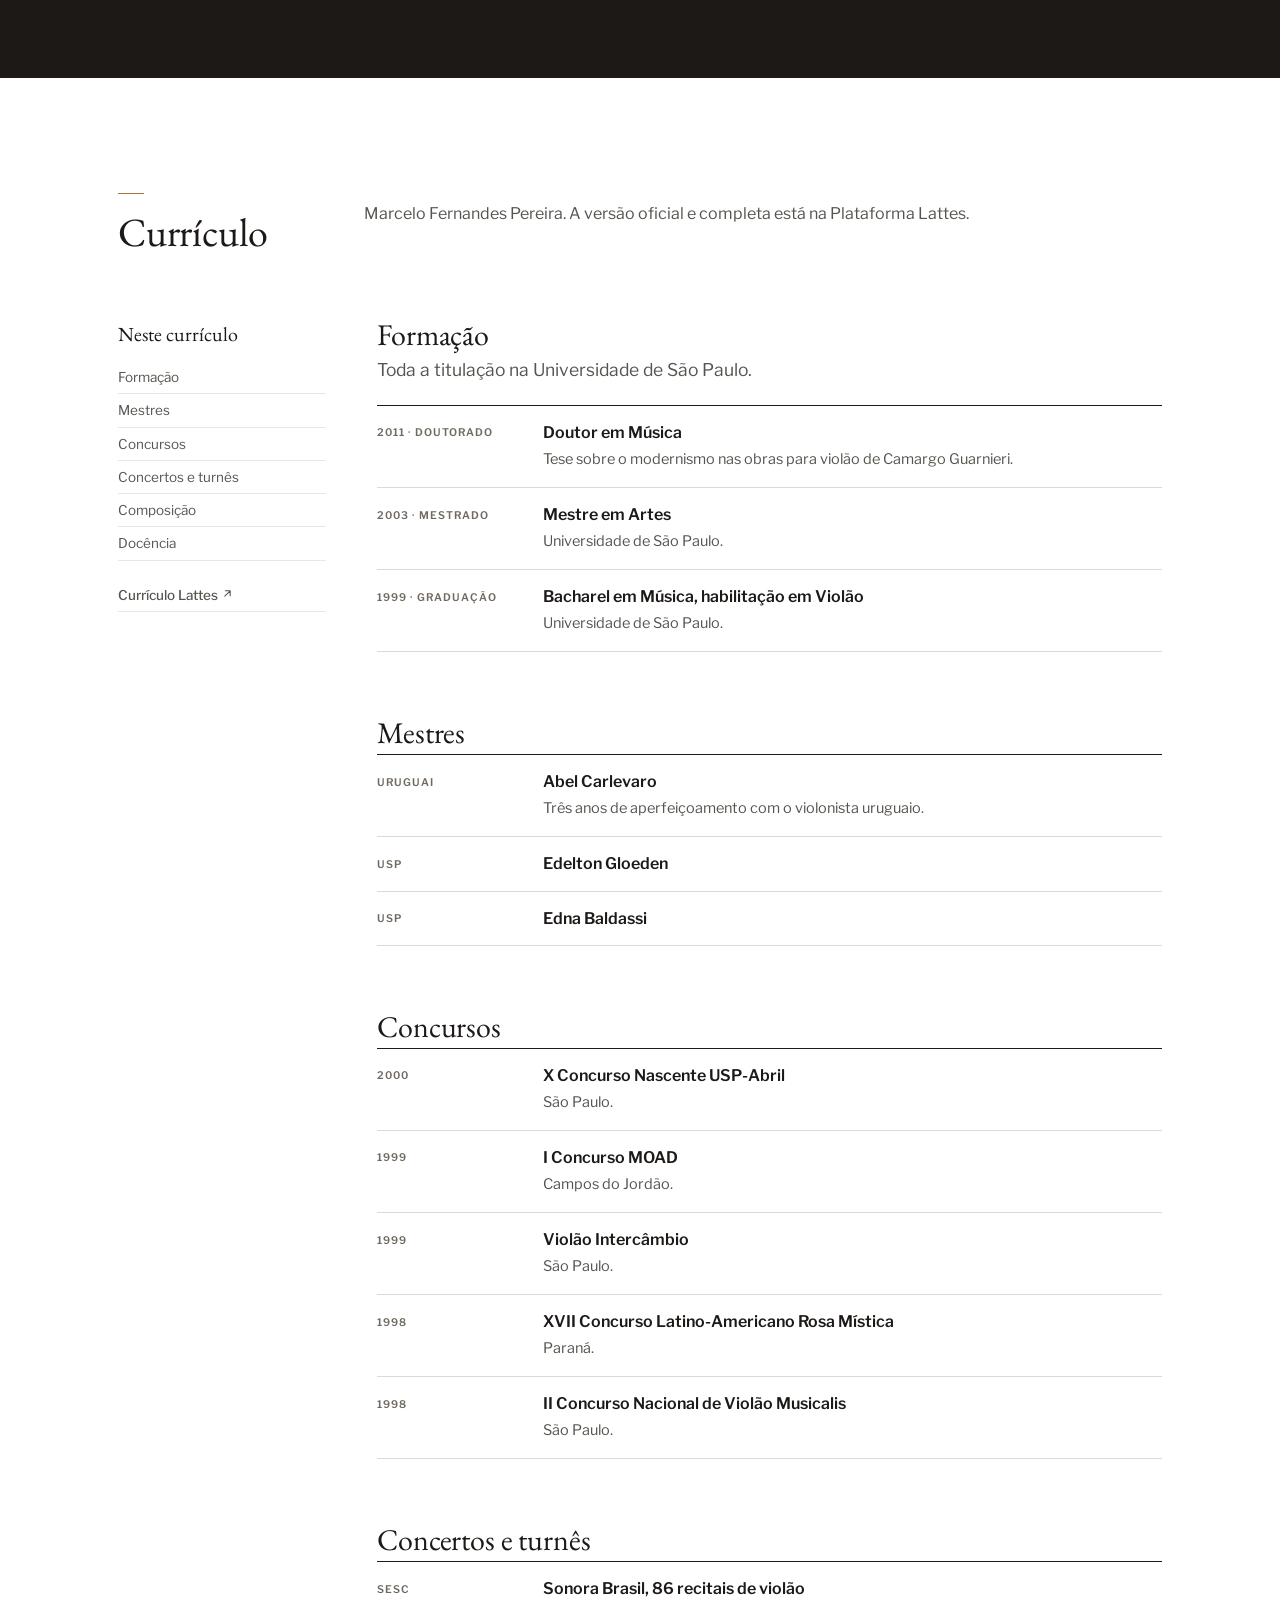
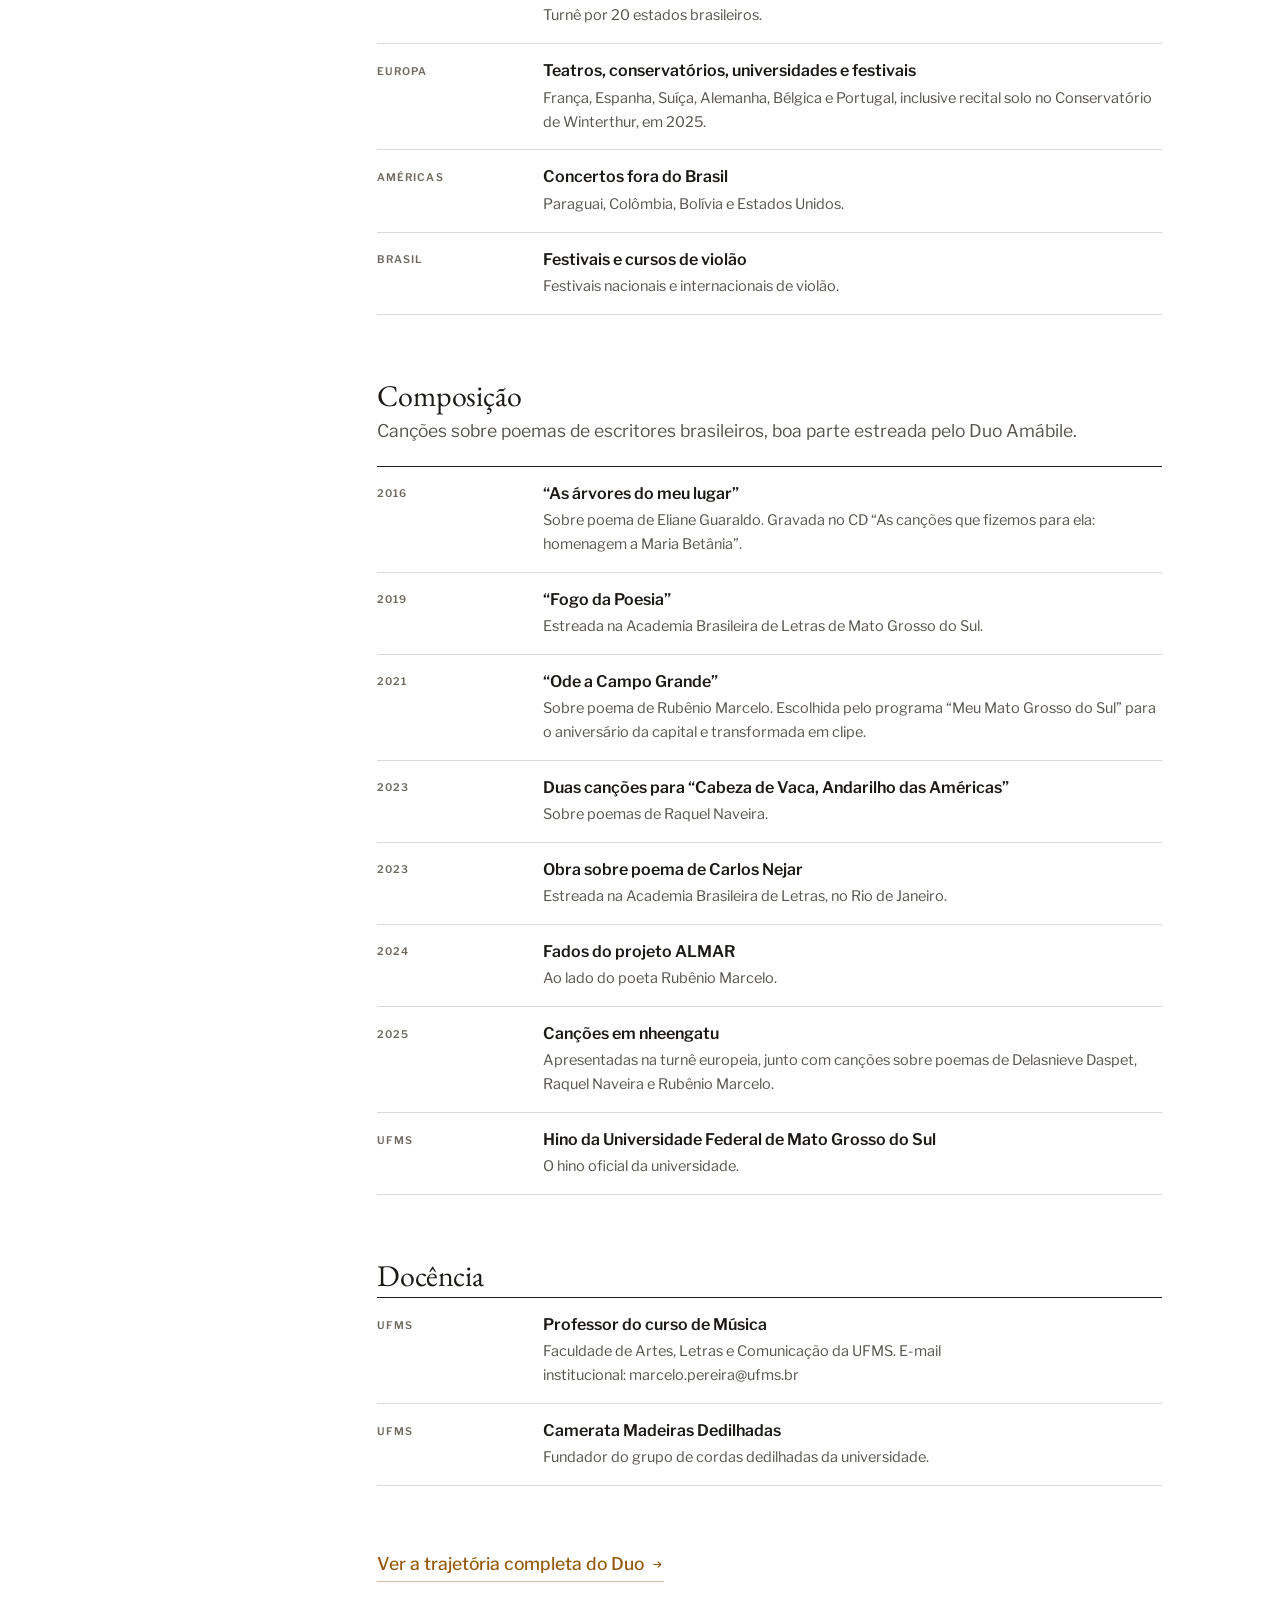
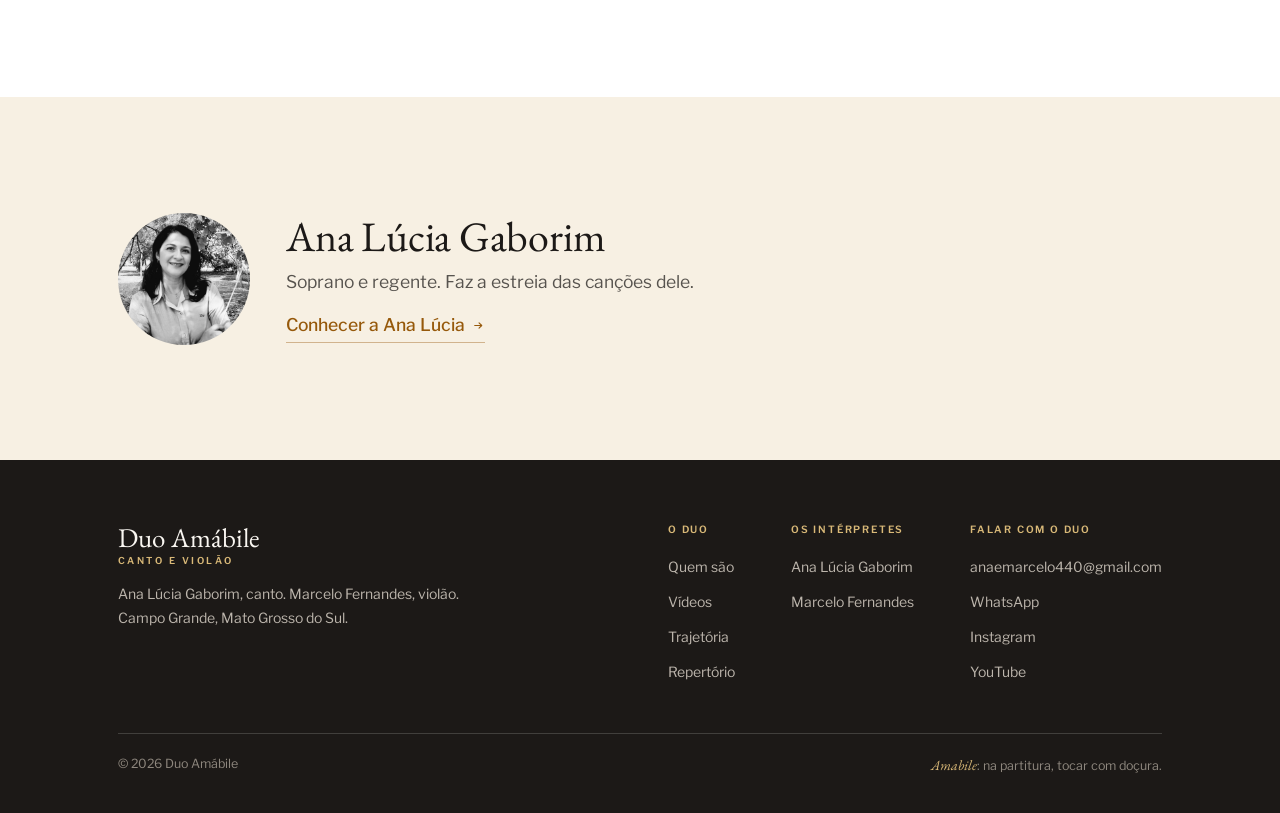
<file: pt/marcelo.html>
<!DOCTYPE html>
<html lang="pt-BR">
<head>
<meta charset="utf-8">
<meta name="viewport" content="width=device-width, initial-scale=1">
<title>Marcelo Fernandes, violão · Duo Amábile</title>
<meta name="description" content="Violonista e compositor, professor da UFMS. Doutor em Música pela USP, aluno de Abel Carlevaro. Perfil e currículo.">
<meta name="theme-color" content="#1C1917">
<link rel="icon" href="../favicon.svg" type="image/svg+xml">
<link rel="apple-touch-icon" href="../favicon.svg">
<link rel="alternate" hreflang="en" href="https://davigaborim.github.io/duo-amabile/marcelo.html">
<link rel="alternate" hreflang="pt-BR" href="https://davigaborim.github.io/duo-amabile/pt/marcelo.html">

<link rel="canonical" href="https://davigaborim.github.io/duo-amabile/pt/marcelo.html">
<meta property="og:url" content="https://davigaborim.github.io/duo-amabile/pt/marcelo.html">
<meta property="og:type" content="profile">
<meta property="og:title" content="Marcelo Fernandes, violão">
<meta property="og:description" content="Violonista, compositor e professor da UFMS. Metade do Duo Amábile.">
<meta property="og:image" content="https://davigaborim.github.io/duo-amabile/images/marcelo.jpg">
<meta property="og:locale" content="pt_BR">
<meta property="og:locale:alternate" content="en_US">

<link rel="preconnect" href="https://fonts.googleapis.com">
<link rel="preconnect" href="https://fonts.gstatic.com" crossorigin>
<link href="https://fonts.googleapis.com/css2?family=EB+Garamond:ital,wght@0,400..600;1,400..600&family=Libre+Franklin:ital,wght@0,300..700;1,400..600&display=swap" rel="stylesheet">
<link rel="stylesheet" href="../css/style.css?v=19">
</head>
<body>

<a class="pular" href="#conteudo">Pular para o conteúdo</a>

<header class="topo" id="topo">
  <div class="wrap topo__in">
    <a class="marca" href="index.html" aria-label="Duo Amábile, início">
      <span class="marca__nome">Duo Amábile</span>
    </a>

    <nav class="nav" id="nav" aria-label="Navegação principal">
      <a href="ana.html">Ana Lúcia</a>
      <a href="marcelo.html" class="is-atual" aria-current="page">Marcelo</a>
      <a href="videos.html">Vídeos</a>
      <a class="nav__celular" href="index.html#contato">Contato</a>
    </nav>

    <div class="topo__acoes">
      <a class="btn btn--forte topo__contato" href="index.html#contato">Contato</a>
      <div class="idiomas" role="group" aria-label="Idioma">
        <a href="../marcelo.html" lang="en" hreflang="en" title="English">EN</a>
        <a href="marcelo.html" lang="pt-BR" aria-current="true">PT</a>
      </div>
      <button class="hamburguer" id="hamburguer" aria-expanded="false" aria-controls="nav" aria-label="Abrir menu">
        <span></span><span></span><span></span>
      </button>
    </div>
  </div>
</header>

<main id="conteudo">

<section class="perfil secao--escura">
  <div class="wrap">
    <div class="perfil__grid">
      <figure class="perfil__foto perfil__foto--marcelo">
        <img src="../images/marcelo.jpg" alt="Retrato de Marcelo Fernandes em preto e branco, olhando para cima com o violão nas mãos" width="900" height="596" fetchpriority="high">
      </figure>

      <div class="perfil__texto">
        <h1>Marcelo <em>Fernandes</em></h1>

        <p class="perfil__abre">
          Violonista, compositor e professor do curso de Música da Universidade Federal de Mato Grosso do Sul. Estudou três anos no Uruguai com Abel Carlevaro.
        </p>

        <div>
          <p>
            É <strong>doutor em Música pela Universidade de São Paulo</strong> (2011), mestre em Artes (2003) e bacharel em Música com habilitação em Violão (1999) pela mesma universidade. No doutorado estudou o modernismo nas obras para violão de <strong>Camargo Guarnieri</strong>, repertório que também leva aos concertos.
          </p>
          <p>
            Pelo projeto <strong>Sonora Brasil</strong>, do SESC, fez <strong>86 recitais de violão em 20 estados</strong>. Fora do Brasil tocou na França, Espanha, Suíça, Alemanha, Bélgica, Portugal, Paraguai, Colômbia, Bolívia e Estados Unidos.
          </p>
          <p>
            Escreve boa parte do que o Duo toca: canções sobre poemas de Delasnieve Daspet, Raquel Naveira, Rubênio Marcelo e Carlos Nejar. É também autor do <strong>hino da UFMS</strong> e fundador da <strong>Camerata Madeiras Dedilhadas</strong>, grupo de cordas dedilhadas da universidade.
          </p>
        </div>

        <div class="perfil__acoes">
          <a class="btn btn--forte btn--lg" href="#curriculo">
            Ver o currículo
            <svg class="btn__seta" viewBox="0 0 24 24" aria-hidden="true"><path d="M12 5v13m0 0 5-5m-5 5-5-5" fill="none" stroke="currentColor" stroke-width="1.8" stroke-linecap="round" stroke-linejoin="round"/></svg>
          </a>
          <a class="btn btn--lg" href="http://lattes.cnpq.br/8226678530395716" target="_blank" rel="noopener">
            Currículo Lattes
            <svg class="btn__seta" viewBox="0 0 24 24" aria-hidden="true"><path d="M7 17 17 7m0 0H8m9 0v9" fill="none" stroke="currentColor" stroke-width="1.8" stroke-linecap="round" stroke-linejoin="round"/></svg>
          </a>
        </div>
      </div>
    </div>
  </div>
</section>

<!-- ============================ CURRÍCULO ============================
     O currículo mora nesta mesma página, logo abaixo do perfil. A antiga
     seção "Frentes de trabalho", que ficava entre os dois, saiu: repetia o
     perfil e o currículo com outras palavras. -->
<div class="banda secao--escura">
  <figure class="wrap">
    <img src="../images/marcelo-viola.jpg" alt="Marcelo Fernandes tocando violão em concerto, de perto" width="960" height="641" loading="lazy" style="object-position:50% 30%">
    <figcaption>Marcelo Fernandes em concerto.</figcaption>
  </figure>
</div>

<section class="secao" id="curriculo">
  <div class="wrap">
    <header class="cab">
      <div class="cab__in">
        <h2>Currículo</h2>
        <p class="cab__texto">
          Marcelo Fernandes Pereira. A versão oficial e completa está na Plataforma Lattes.
        </p>
      </div>
    </header>

    <div class="curriculo">
      <nav class="indice" aria-label="Seções do currículo">
        <p class="indice__titulo">Neste currículo</p>
        <a href="#cv-formacao">Formação</a>
        <a href="#cv-mestres">Mestres</a>
        <a href="#cv-concursos">Concursos</a>
        <a href="#cv-concertos">Concertos e turnês</a>
        <a href="#cv-composicao">Composição</a>
        <a href="#cv-docencia">Docência</a>
        <div class="indice__lattes">
          <a class="link" href="http://lattes.cnpq.br/8226678530395716" target="_blank" rel="noopener">Currículo Lattes
            <svg viewBox="0 0 24 24" aria-hidden="true"><path d="M7 17 17 7m0 0H8m9 0v9" fill="none" stroke="currentColor" stroke-width="2" stroke-linecap="round" stroke-linejoin="round"/></svg>
          </a>
        </div>
      </nav>

      <div class="cv">

        <div class="cv__bloco" id="cv-formacao">
          <h2>Formação</h2>
          <p>Toda a titulação na Universidade de São Paulo.</p>
          <ol class="verbetes">
            <li>
              <span class="quando">2011 · Doutorado</span>
              <div>
                <h3>Doutor em Música</h3>
                <p>Tese sobre o modernismo nas obras para violão de Camargo Guarnieri.</p>
              </div>
            </li>
            <li>
              <span class="quando">2003 · Mestrado</span>
              <div>
                <h3>Mestre em Artes</h3>
                <p>Universidade de São Paulo.</p>
              </div>
            </li>
            <li>
              <span class="quando">1999 · Graduação</span>
              <div>
                <h3>Bacharel em Música, habilitação em Violão</h3>
                <p>Universidade de São Paulo.</p>
              </div>
            </li>
          </ol>
        </div>

        <div class="cv__bloco" id="cv-mestres">
          <h2>Mestres</h2>
          <ol class="verbetes">
            <li>
              <span class="quando">Uruguai</span>
              <div>
                <h3>Abel Carlevaro</h3>
                <p>Três anos de aperfeiçoamento com o violonista uruguaio.</p>
              </div>
            </li>
            <li>
              <span class="quando">USP</span>
              <div>
                <h3>Edelton Gloeden</h3>
              </div>
            </li>
            <li>
              <span class="quando">USP</span>
              <div>
                <h3>Edna Baldassi</h3>
              </div>
            </li>
          </ol>
        </div>

        <div class="cv__bloco" id="cv-concursos">
          <h2>Concursos</h2>
          <ol class="verbetes">
            <li>
              <span class="quando">2000</span>
              <div>
                <h3>X Concurso Nascente USP-Abril</h3>
                <p>São Paulo.</p>
              </div>
            </li>
            <li>
              <span class="quando">1999</span>
              <div>
                <h3>I Concurso MOAD</h3>
                <p>Campos do Jordão.</p>
              </div>
            </li>
            <li>
              <span class="quando">1999</span>
              <div>
                <h3>Violão Intercâmbio</h3>
                <p>São Paulo.</p>
              </div>
            </li>
            <li>
              <span class="quando">1998</span>
              <div>
                <h3>XVII Concurso Latino-Americano Rosa Mística</h3>
                <p>Paraná.</p>
              </div>
            </li>
            <li>
              <span class="quando">1998</span>
              <div>
                <h3>II Concurso Nacional de Violão Musicalis</h3>
                <p>São Paulo.</p>
              </div>
            </li>
          </ol>
        </div>

        <div class="cv__bloco" id="cv-concertos">
          <h2>Concertos e turnês</h2>
          <ol class="verbetes">
            <li>
              <span class="quando">SESC</span>
              <div>
                <h3>Sonora Brasil, 86 recitais de violão</h3>
                <p>Turnê por 20 estados brasileiros.</p>
              </div>
            </li>
            <li>
              <span class="quando">Europa</span>
              <div>
                <h3>Teatros, conservatórios, universidades e festivais</h3>
                <p>França, Espanha, Suíça, Alemanha, Bélgica e Portugal, inclusive recital solo no Conservatório de Winterthur, em 2025.</p>
              </div>
            </li>
            <li>
              <span class="quando">Américas</span>
              <div>
                <h3>Concertos fora do Brasil</h3>
                <p>Paraguai, Colômbia, Bolívia e Estados Unidos.</p>
              </div>
            </li>
            <li>
              <span class="quando">Brasil</span>
              <div>
                <h3>Festivais e cursos de violão</h3>
                <p>Festivais nacionais e internacionais de violão.</p>
              </div>
            </li>
          </ol>
        </div>

        <div class="cv__bloco" id="cv-composicao">
          <h2>Composição</h2>
          <p>Canções sobre poemas de escritores brasileiros, boa parte estreada pelo Duo Amábile.</p>
          <ol class="verbetes">
            <li>
              <span class="quando">2016</span>
              <div>
                <h3>“As árvores do meu lugar”</h3>
                <p>Sobre poema de Eliane Guaraldo. Gravada no CD “As canções que fizemos para ela: homenagem a Maria Betânia”.</p>
              </div>
            </li>
            <li>
              <span class="quando">2019</span>
              <div>
                <h3>“Fogo da Poesia”</h3>
                <p>Estreada na Academia Brasileira de Letras de Mato Grosso do Sul.</p>
              </div>
            </li>
            <li>
              <span class="quando">2021</span>
              <div>
                <h3>“Ode a Campo Grande”</h3>
                <p>Sobre poema de Rubênio Marcelo. Escolhida pelo programa “Meu Mato Grosso do Sul” para o aniversário da capital e transformada em clipe.</p>
              </div>
            </li>
            <li>
              <span class="quando">2023</span>
              <div>
                <h3>Duas canções para “Cabeza de Vaca, Andarilho das Américas”</h3>
                <p>Sobre poemas de Raquel Naveira.</p>
              </div>
            </li>
            <li>
              <span class="quando">2023</span>
              <div>
                <h3>Obra sobre poema de Carlos Nejar</h3>
                <p>Estreada na Academia Brasileira de Letras, no Rio de Janeiro.</p>
              </div>
            </li>
            <li>
              <span class="quando">2024</span>
              <div>
                <h3>Fados do projeto ALMAR</h3>
                <p>Ao lado do poeta Rubênio Marcelo.</p>
              </div>
            </li>
            <li>
              <span class="quando">2025</span>
              <div>
                <h3>Canções em nheengatu</h3>
                <p>Apresentadas na turnê europeia, junto com canções sobre poemas de Delasnieve Daspet, Raquel Naveira e Rubênio Marcelo.</p>
              </div>
            </li>
            <li>
              <span class="quando">UFMS</span>
              <div>
                <h3>Hino da Universidade Federal de Mato Grosso do Sul</h3>
                <p>O hino oficial da universidade.</p>
              </div>
            </li>
          </ol>
        </div>

        <div class="cv__bloco" id="cv-docencia">
          <h2>Docência</h2>
          <ol class="verbetes">
            <li>
              <span class="quando">UFMS</span>
              <div>
                <h3>Professor do curso de Música</h3>
                <p>Faculdade de Artes, Letras e Comunicação da UFMS. E-mail institucional: marcelo.pereira@ufms.br</p>
              </div>
            </li>
            <li>
              <span class="quando">UFMS</span>
              <div>
                <h3>Camerata Madeiras Dedilhadas</h3>
                <p>Fundador do grupo de cordas dedilhadas da universidade.</p>
              </div>
            </li>
          </ol>
        </div>

        <p>
          <a class="link" href="index.html#trajetoria">Ver a trajetória completa do Duo
            <svg viewBox="0 0 24 24" aria-hidden="true"><path d="M5 12h13m0 0-5-5m5 5-5 5" fill="none" stroke="currentColor" stroke-width="2" stroke-linecap="round" stroke-linejoin="round"/></svg>
          </a>
        </p>

      </div>
    </div>
  </div>
</section>

<section class="secao secao--creme">
  <div class="wrap">
    <div class="outro">
      <img src="../images/ana.webp" alt="" width="200" height="200" loading="lazy" style="object-position:50% 25%">
      <div>
        <h2>Ana Lúcia Gaborim</h2>
        <p>Soprano e regente. Faz a estreia das canções dele.</p>
        <a class="link" href="ana.html">Conhecer a Ana Lúcia
          <svg viewBox="0 0 24 24" aria-hidden="true"><path d="M5 12h13m0 0-5-5m5 5-5 5" fill="none" stroke="currentColor" stroke-width="2" stroke-linecap="round" stroke-linejoin="round"/></svg>
        </a>
      </div>
    </div>
  </div>
</section>

</main>

<footer class="rodape">
  <div class="wrap">
    <div class="rodape__in">
      <div class="rodape__marca">
        <a class="marca" href="index.html">
          <span class="marca__nome">Duo Amábile</span>
          <span class="marca__papel">canto e violão</span>
        </a>
        <p>Ana Lúcia Gaborim, canto. Marcelo Fernandes, violão. Campo Grande, Mato Grosso do Sul.</p>
      </div>

      <nav class="rodape__links" aria-label="Rodapé">
        <div>
          <h3>O Duo</h3>
          <a href="index.html#duo">Quem são</a>
          <a href="videos.html">Vídeos</a>
          <a href="index.html#trajetoria">Trajetória</a>
          <a href="index.html#repertorio">Repertório</a>
        </div>
        <div>
          <h3>Os intérpretes</h3>
          <a href="ana.html">Ana Lúcia Gaborim</a>
          <a href="marcelo.html">Marcelo Fernandes</a>
        </div>
        <div>
          <h3>Falar com o Duo</h3>
          <a href="mailto:anaemarcelo440@gmail.com">anaemarcelo440@gmail.com</a>
          <a href="https://wa.me/5567992313176?text=Ol%C3%A1!%20Gostaria%20de%20convidar%20o%20Duo%20Am%C3%A1bile%20para%20um%20concerto." target="_blank" rel="noopener">WhatsApp</a>
          <a href="https://www.instagram.com/duoamabilecantoeviolao/" target="_blank" rel="noopener">Instagram</a>
          <a href="https://www.youtube.com/@DuoAmabile-CantoeViol%C3%A3o" target="_blank" rel="noopener">YouTube</a>
        </div>
      </nav>
    </div>

    <div class="rodape__fim">
      <p>© <span id="ano">2026</span> Duo Amábile</p>
      <p><em>Amabile</em>: na partitura, tocar com doçura.</p>
    </div>
  </div>
</footer>

<script src="../js/main.js?v=19" defer></script>
</body>
</html>
</file>
<file: css/style.css>
/* ==========================================================================
   DUO AMÁBILE — canto e violão

   Branco, creme, preto quente e dourado. O site alterna três fundos: branco
   para as seções de leitura, creme nas faixas (o duo, imprensa, contato) e
   preto quente no cabeçalho, nas aberturas, no mapa, na citação e no rodapé.

   O dourado tem duas versões, e é isso que o mantém elegante em vez de
   berrante: #96590B nas partes claras, escurecido até passar no contraste,
   e #D9B978 nas escuras, onde ele acende. Nunca o mesmo nos dois.

   Como a troca de fundo funciona
     Toda cor vem de variável. As classes .secao--creme e .secao--escura
     redefinem as variáveis dentro da própria seção, e todos os componentes
     seguem sem precisar de regra nova — mapa e botões inclusive.

   Sumário
     1. Fundamentos (variáveis, base, utilitários)
     2. Cabeçalho e navegação
     3. Botões, rótulos e cabeçalhos de seção
     4. Abertura
     5. O duo e as fotos
     6. Trajetória — listagem de programa
     7. Mapa
     8. Repertório
     9. Imprensa: carrossel e material para download
    10. Citação, contato e rodapé
    11. Páginas de intérprete e currículo
    12. Movimento
    13. Vídeos — o quadro e a lista, lado a lado
    14. Gravuras: disco de pauta e violão de fundo
    15. Régua de leitura (a barra do rodapé)
   ========================================================================== */

/* ==========================================================================
   1. FUNDAMENTOS
   ========================================================================== */

:root{
  /* --- fundo claro (o padrão) --- */
  --papel:#FFFFFF;          /* fundo da seção */
  --papel-2:#F7F0E3;        /* creme: faixas alternadas e painéis */
  --papel-creme:#F7F0E3;    /* o mesmo creme, que não muda no fundo escuro */
  --papel-3:#FFFFFF;        /* cartões e fichas */
  --tinta:#1C1917;          /* títulos e texto forte — preto quente */
  --tinta-2:#57534E;        /* texto corrido */
  --tinta-3:#6F6960;        /* legendas e apoio */
  --acento:var(--ouro-tinta);  /* rótulos e links */
  --acento-2:#1C1917;       /* preenchimento de botão principal */
  --acento-fg:#FFFFFF;      /* texto sobre o botão principal */

  --fio:rgba(28,25,23,.16);
  --fio-forte:rgba(28,25,23,.34);
  --fio-claro:rgba(28,25,23,.10);

  /* o mapa, nas duas situações */
  --mapa-terra:#EDE7DC;
  --mapa-solo:#D8C7A6;
  --mapa-duo:var(--ouro-tinta);

  /* Os dois dourados. Sobre claro é preciso um ouro escurecido — o dourado
     claro sobre branco fica turvo e reprova no contraste. Ambos foram
     conferidos: 5,6:1 sobre branco e 9,3:1 sobre o fundo escuro. */
  --ouro:#D9B978;           /* dourado que acende sobre o escuro */
  --ouro-tinta:#96590B;     /* dourado legível sobre claro */

  /* tipo */
  --display:"EB Garamond",Georgia,"Times New Roman",serif;
  --corpo:"Libre Franklin",-apple-system,"Segoe UI",system-ui,sans-serif;

  /* medidas */
  --wrap:1140px;
  --gut:clamp(20px,5vw,48px);
  --rail:13rem;             /* a coluna de margem onde ficam os rótulos */
  --raio:12px;            /* cartões, fotos e quadros */
  --s-secao:clamp(72px,9vw,124px);
}

/* --- fundo escuro: só troca as variáveis, o resto do CSS segue igual --- */
.secao--escura,.rodape,.topo{
  --papel:#1C1917;
  --papel-2:#262220;
  --papel-3:#24211E;
  --tinta:#FAF7F2;
  --tinta-2:#BCB5AC;
  --tinta-3:#8E877E;
  --acento:var(--ouro);
  --acento-2:var(--ouro);
  --acento-fg:#1C1917;

  --fio:rgba(250,247,242,.17);
  --fio-forte:rgba(250,247,242,.36);
  --fio-claro:rgba(250,247,242,.10);

  --mapa-terra:#2E2A26;
  --mapa-solo:#57472A;
  --mapa-duo:var(--ouro);

  background:var(--papel);
  color:var(--tinta-2);
}

*,*::before,*::after{ box-sizing:border-box; }

html{ scroll-behavior:smooth; scroll-padding-top:96px; -webkit-text-size-adjust:100%; }

body{
  margin:0;
  font-family:var(--corpo);
  font-size:clamp(16px,.42vw + 14.9px,17.5px);
  font-weight:400;
  line-height:1.65;
  color:var(--tinta-2);
  background:var(--papel);
  overflow-x:hidden;
  -webkit-font-smoothing:antialiased;
  font-feature-settings:"kern" 1;
}

img{ max-width:100%; height:auto; display:block; }
a{ color:inherit; }

h1,h2,h3,h4{
  font-family:var(--display);
  font-weight:400;
  line-height:1.1;
  letter-spacing:-.005em;
  color:var(--tinta);
  margin:0;
  text-wrap:balance;
}
p{ margin:0; text-wrap:pretty; }
ul,ol{ margin:0; padding:0; list-style:none; }
figure,dl,dd,blockquote{ margin:0; }

strong{ color:var(--tinta); font-weight:600; }
em{ font-style:italic; }

::selection{ background:var(--tinta); color:var(--papel); }

:focus-visible{ outline:2px solid var(--acento); outline-offset:3px; border-radius:2px; }

.wrap{ width:100%; max-width:var(--wrap); margin-inline:auto; padding-inline:var(--gut); }

.pular{
  position:absolute; left:-9999px; top:10px; z-index:200;
  background:var(--tinta); color:#fff; padding:12px 20px; border-radius:2px;
  font-weight:600; text-decoration:none;
}
.pular:focus{ left:12px; }

/* ==========================================================================
   2. CABEÇALHO E NAVEGAÇÃO
   ========================================================================== */

/* O cabeçalho é escuro em todas as páginas: emenda com a abertura escura da
   inicial e dos perfis, e dá moldura às páginas claras. Ele herda as cores
   do fundo escuro pela mesma lista de variáveis de .secao--escura. */
.topo{
  position:sticky; top:0; z-index:60;
  background:#1C1917;
  border-bottom:1px solid rgba(250,247,242,.08);
  color:var(--tinta);
}

.topo__in{ display:flex; align-items:center; gap:28px; height:74px; }

.marca{
  display:inline-flex; flex-direction:column; gap:2px;
  text-decoration:none; color:var(--tinta); flex:0 0 auto;
}
.marca__nome{
  font-family:var(--display); font-size:27px; line-height:1;
  letter-spacing:.005em;
}
/* o subtítulo do rodapé; no cabeçalho fica só o nome */
.marca__papel{
  font-family:var(--corpo); font-size:9.5px; font-weight:600;
  letter-spacing:.26em; text-transform:uppercase; color:var(--acento);
}
.marca:hover .marca__nome{ opacity:.8; }

/* O menu leva só a páginas. As seções da inicial se alcançam rolando; o
   único atalho para dentro de uma seção é o botão de contato, que é ação e
   não navegação, e por isso tem cara de botão. */
.nav{ display:flex; align-items:center; gap:6px; margin-left:auto; }
.nav a{
  position:relative; text-decoration:none;
  font-size:14px; font-weight:500; letter-spacing:.01em;
  color:var(--tinta-2); padding:10px 12px;
  transition:color .2s ease;
}
.nav a:hover{ color:var(--tinta); }
.nav a.is-atual{ color:var(--tinta); }
.nav a.is-atual::after{
  content:""; position:absolute; left:12px; right:12px; bottom:3px;
  height:1px; background:var(--acento);
}

.topo__acoes{ display:flex; align-items:center; gap:12px; flex:0 0 auto; }
.nav .nav__celular{ display:none; }
.topo .topo__contato{ min-height:40px; padding:0 20px; font-size:13.5px; }

/* Troca de idioma: as duas línguas à vista, a atual acesa. Mesma altura e
   mesmo raio do botão de contato, para alinharem na mesma linha. */
.idiomas{
  display:flex; align-items:center; gap:2px; height:40px; padding:3px;
  border:1px solid var(--fio); border-radius:999px;
}
.idiomas a{
  display:grid; place-items:center; height:32px; min-width:38px; padding:0 9px;
  border-radius:999px; text-decoration:none;
  font-size:12px; font-weight:600; letter-spacing:.08em; color:var(--tinta-2);
  transition:color .2s ease,background .2s ease;
}
.idiomas a:hover{ color:var(--tinta); }
.idiomas a[aria-current="true"]{ background:var(--tinta); color:var(--papel); }

.hamburguer{
  display:none; width:42px; height:42px;
  border:1px solid var(--fio); background:transparent; border-radius:999px;
  cursor:pointer; padding:0; gap:5px;
  place-items:center; align-content:center;
}
.hamburguer span{
  display:block; width:16px; height:1.5px; background:var(--tinta);
  transition:transform .3s ease,opacity .2s ease;
}

@media (max-width:760px){
  .topo__in{ gap:10px; }
  .topo__acoes{ margin-left:auto; gap:8px; }
  .topo .topo__contato{ display:none; }
  .nav .nav__celular{
    display:block; align-self:flex-start; margin-top:18px; padding:12px 24px;
    border:0; border-radius:999px; background:var(--acento); color:var(--acento-fg); font-weight:600; font-size:15px;
  }
  .nav{
    position:fixed; inset:74px 0 auto; margin:0;
    flex-direction:column; align-items:stretch; gap:0; padding:6px var(--gut) 22px;
    background:#1C1917;
    border-bottom:1px solid var(--fio);
    transform:translateY(-8px); opacity:0; visibility:hidden;
    transition:opacity .22s ease,transform .22s ease,visibility .22s;
  }
  .nav.is-aberto{ transform:none; opacity:1; visibility:visible; }
  .nav a{ padding:15px 2px; font-size:17px; border-bottom:1px solid var(--fio-claro); }
  .nav a.is-atual::after{ display:none; }
  .hamburguer{ display:grid; }
  .hamburguer[aria-expanded="true"] span:nth-child(1){ transform:translateY(6.5px) rotate(45deg); }
  .hamburguer[aria-expanded="true"] span:nth-child(2){ opacity:0; }
  .hamburguer[aria-expanded="true"] span:nth-child(3){ transform:translateY(-6.5px) rotate(-45deg); }
}
@media (max-width:380px){ .marca__nome{ font-size:23px; } }

/* ==========================================================================
   3. BOTÕES, RÓTULOS E CABEÇALHOS DE SEÇÃO
   ========================================================================== */

.btn{
  --bg:transparent; --fg:var(--tinta); --bd:var(--fio-forte);
  display:inline-flex; align-items:center; justify-content:center; gap:10px;
  font-family:var(--corpo); font-weight:600; font-size:13.5px; line-height:1;
  letter-spacing:.03em;
  padding:15px 26px; min-height:48px; border-radius:999px;
  border:1px solid var(--bd); background:var(--bg); color:var(--fg);
  text-decoration:none; cursor:pointer; white-space:nowrap;
  transition:border-color .2s ease,color .2s ease,background .2s ease,opacity .2s ease;
}
.btn:hover{ --bd:var(--tinta); }

.btn--forte{ --bg:var(--acento-2); --fg:var(--acento-fg); --bd:var(--acento-2); }
.btn--forte:hover{ --bd:var(--acento-2); opacity:.85; }

.btn--lg{ font-size:14px; padding:17px 30px; min-height:54px; }
.btn__seta{ width:15px; height:15px; transition:transform .25s ease; }
.btn:hover .btn__seta{ transform:translateX(4px); }

.link{
  display:inline-flex; align-items:center; gap:7px;
  font-weight:500; color:var(--acento); text-decoration:none;
  border-bottom:1px solid currentColor; padding-bottom:2px;
  border-bottom-color:color-mix(in srgb,currentColor 40%,transparent);
  transition:border-color .2s ease,gap .2s ease;
}
.link:hover{ border-bottom-color:currentColor; gap:11px; }
.link svg{ width:13px; height:13px; }


.secao{ padding-block:var(--s-secao); position:relative; }
.secao--creme{ background:var(--papel-2); }

/* Cabeçalho de seção: o título vai para a margem, como a anotação lateral de
   uma edição impressa, e a frase que o explica fica na coluna de leitura.
   Sem rótulo pequeno em cima do título: o nome da seção É o título. */
.cab{ margin-bottom:clamp(36px,5vw,64px); }
.cab__in{ display:grid; grid-template-columns:var(--rail) minmax(0,1fr); gap:clamp(20px,3vw,40px); align-items:start; }
.cab h2,.titulo{ font-size:clamp(30px,3.2vw,40px); }
.cab h2::before,.titulo::before{
  content:""; display:block; width:26px; height:1px;
  background:var(--acento); margin-bottom:16px; opacity:.8;
}
.cab__texto{ max-width:46rem; font-size:clamp(16px,1.1vw,18px); padding-top:.5em; }

@media (max-width:900px){
  .cab__in{ grid-template-columns:1fr; gap:10px; }
  .cab__texto{ padding-top:0; }
}

/* ==========================================================================
   4. ABERTURA
   ========================================================================== */

/* A abertura é um palco: fundo escuro, um foco de luz dourada atrás do duo
   e a foto oficial (recortada do fundo) pisando no chão da seção. O hero é
   o único lugar do site onde o efeito pode ousar. */
.abertura{
  position:relative; overflow:hidden;
  background:
    radial-gradient(38% 62% at 73% 50%, rgba(217,185,120,.16), rgba(217,185,120,.05) 55%, rgba(217,185,120,0) 75%),
    radial-gradient(70% 50% at 73% 100%, rgba(217,185,120,.10), rgba(217,185,120,0) 70%),
    var(--papel);
}
.abertura__in{
  position:relative; z-index:1;
  display:grid; grid-template-columns:minmax(0,1.05fr) minmax(0,.95fr);
  gap:clamp(24px,4vw,64px); align-items:center;
  min-height:min(680px,calc(100svh - 74px));
}
.abertura__texto-col{ padding-block:clamp(48px,7vw,96px); }

.abertura h1{
  font-size:clamp(64px,10.5vw,138px);
  line-height:.9; letter-spacing:-.025em; margin-bottom:clamp(22px,3vw,32px);
}
.abertura h1 span{ display:block; }
.abertura h1 .amabile{ font-style:italic; color:var(--acento); padding-left:.12em; }

.abertura__texto{
  max-width:32rem; font-size:clamp(17px,1.3vw,20px); line-height:1.6;
  color:var(--tinta-2);
}
.abertura__texto a{ color:var(--tinta); text-decoration:none; border-bottom:1px solid var(--fio-forte); }
.abertura__texto a:hover{ border-bottom-color:var(--acento); }

.abertura__acoes{ display:flex; flex-wrap:wrap; gap:12px; margin-top:clamp(28px,3.5vw,40px); }

/* A foto pisa no chão da seção, sobre um quadro creme que sangra para a
   direita e sobe até a altura da cabeça da Ana. Atrás dele, um contorno
   dourado meio torto. O disco de pauta fica no alto da seção, saindo por
   baixo do cabeçalho, e gira com a rolagem (não é fixo na tela). */
.abertura__foto{ position:relative; align-self:end; display:flex; justify-content:center; }
.abertura__foto::before{
  content:""; position:absolute; z-index:0;
  left:6%; right:-50vw; top:3%; bottom:0;
  background:var(--papel-creme);
  border-radius:var(--raio) 0 0 0;
}
.abertura__foto::after{
  content:""; position:absolute; z-index:0;
  left:0; right:2%; top:-2%; bottom:5%;
  border:1.5px solid var(--acento); border-radius:var(--raio);
  transform:rotate(-3.5deg); opacity:.75;
}
.abertura__foto img{
  position:relative; z-index:1;
  width:100%; max-width:540px;
}
.disco--abertura{
  position:absolute; z-index:2; pointer-events:none;
  top:max(-200px,-15vw); right:max(-130px,-9vw); width:min(30vw,380px);
  color:var(--acento); opacity:.8;
}

@media (max-width:900px){
  .abertura{
    background:
      radial-gradient(70% 40% at 50% 30%, rgba(217,185,120,.28), rgba(217,185,120,0) 75%),
      var(--papel);
  }
  .abertura__in{ grid-template-columns:1fr; gap:0; min-height:0; }
  .abertura__foto{ order:-1; padding-top:64px; max-width:420px; width:100%; margin-inline:auto; }
  .abertura__foto::before{ left:-4%; right:-4%; top:84px; border-radius:var(--raio) var(--raio) 0 0; }
  .abertura__foto::after{ left:-1%; right:-1%; top:70px; bottom:3%; }
  .abertura__foto img{ max-width:380px; }
  .disco--abertura{ z-index:0; top:-95px; right:-50px; width:170px; }
  .abertura__texto-col{ padding-block:8px 56px; }
}

/* ==========================================================================
   5. O DUO E AS FOTOS
   ========================================================================== */

.duo{ display:grid; grid-template-columns:minmax(0,1.1fr) minmax(0,.9fr); gap:clamp(30px,5vw,72px); align-items:start; }
.duo__texto p + p{ margin-top:18px; }
.duo__texto .titulo{ margin-bottom:22px; }
.duo__abre{
  font-family:var(--display); font-size:clamp(22px,2.2vw,30px);
  line-height:1.3; color:var(--tinta); margin-bottom:24px;
}

.figura img{
  width:100%; background:var(--papel-2);
  border:1px solid var(--fio-claro); border-radius:var(--raio);
}
.figura figcaption{
  margin-top:12px; font-size:12.5px; color:var(--tinta-3);
  line-height:1.55; max-width:34rem;
}


@media (max-width:900px){ .duo{ grid-template-columns:1fr; } }

/* ==========================================================================
   6. TRAJETÓRIA — LISTAGEM DE PROGRAMA
   ========================================================================== */

/* Cada marco é lido como uma entrada de programa impresso: o ano na margem,
   o título, e o fio pontilhado levando até o lugar onde aconteceu. */
.linha{ border-top:1px solid var(--tinta); }

.marco{
  display:grid;
  grid-template-columns:var(--rail) minmax(0,1fr);
  gap:clamp(16px,3vw,40px);
  border-bottom:1px solid var(--fio);
  padding-block:clamp(30px,4vw,46px);
}

/* O ano fica na margem com uma barra de compasso à esquerda: o mesmo traço
   que separa os compassos numa partitura, aqui separando um ano do outro. */
.marco__ano{
  position:relative; padding-left:18px;
  font-family:var(--display); font-size:clamp(26px,2.6vw,34px);
  line-height:1; color:var(--tinta); padding-top:.1em;
}
.marco__ano::before{
  content:""; position:absolute; left:0; top:.1em; width:1px;
  height:1.1em; background:var(--acento);
}
.marco__ano span{ display:block; font-size:.62em; color:var(--tinta-3); margin-top:6px; }

.marco__corpo{ display:grid; gap:clamp(18px,2.4vw,32px); }
.marco--foto .marco__corpo{ grid-template-columns:minmax(0,1.08fr) minmax(0,.92fr); align-items:start; }

.marco__cabeca{ display:flex; align-items:baseline; gap:12px; margin-bottom:14px; }
.marco__cabeca h3{ font-size:clamp(21px,2vw,26px); flex:0 1 auto; }
.marco__fio{ flex:1 1 24px; min-width:18px; border-bottom:1px dotted var(--fio-forte); transform:translateY(-.28em); }
.marco__onde{
  flex:0 0 auto; font-size:10.5px; font-weight:600; letter-spacing:.12em;
  text-transform:uppercase; color:var(--tinta-3); text-align:right; max-width:38%;
}
@media (max-width:640px){
  .marco__cabeca{ flex-direction:column; gap:8px; }
  .marco__fio{ display:none; }
  .marco__onde{ text-align:left; max-width:none; }
}

.marco p + p{ margin-top:13px; }
.marco__links{ display:flex; flex-wrap:wrap; gap:10px 24px; margin-top:16px; font-size:14px; }

.marco__foto img{
  width:100%; aspect-ratio:4/3; object-fit:cover;
  border:1px solid var(--fio-claro); border-radius:var(--raio);
}
.marco__foto figcaption{ margin-top:10px; font-size:12px; color:var(--tinta-3); line-height:1.5; }
.marco__foto--alta img{ aspect-ratio:3/4; }

@media (max-width:820px){
  .marco--foto .marco__corpo{ grid-template-columns:1fr; }
  .marco__foto--alta img{ aspect-ratio:4/3; }
}
@media (max-width:700px){
  .marco{ grid-template-columns:1fr; gap:10px; }
  .marco__ano{ font-size:20px; }
  .marco__ano span{ display:inline; font-size:1em; margin-left:8px; }
}

/* Ler mais: do marco com data-corte para baixo fica recolhido, sumindo
   num degradê. O JavaScript põe a altura; sem ele a lista vem inteira. */
.linha.is-recolhida,
.linha.is-abrindo{ overflow:hidden; }
.linha.is-recolhida{
  -webkit-mask-image:linear-gradient(to bottom,#000 calc(100% - 240px),transparent);
          mask-image:linear-gradient(to bottom,#000 calc(100% - 240px),transparent);
}
.linha.is-abrindo{ transition:max-height .6s cubic-bezier(.22,.61,.36,1); }
.linha__mais{ display:flex; justify-content:center; margin-top:clamp(6px,1.5vw,14px); }
.linha__mais[hidden]{ display:none; }
.marco[tabindex="-1"]:focus{ outline:none; }
@media (prefers-reduced-motion:reduce){ .linha.is-abrindo{ transition:none; } }

/* ==========================================================================
   7. MAPA
   ========================================================================== */

.mapa{ display:grid; grid-template-columns:minmax(0,1fr) minmax(0,330px); gap:clamp(24px,3.5vw,44px); align-items:start; }

.mapa__palco{
  border:1px solid var(--fio); border-radius:var(--raio);
  background:var(--papel-3); overflow:hidden;
}
.mapa__tela{ position:relative; overflow:hidden; }
.mapa__svg{ display:block; width:100%; height:auto; }
.mapa__svg .pais{ fill:var(--mapa-terra); stroke:var(--papel-3); stroke-width:.4; vector-effect:non-scaling-stroke; }
.mapa__svg .pais.solo{ fill:var(--mapa-solo); }
.mapa__svg .pais.duo{ fill:var(--mapa-duo); }

.mapa__grupo{ transition:transform .8s cubic-bezier(.65,0,.25,1); }
.mapa__pinos{ position:absolute; inset:0; }

.pino{
  position:absolute; left:0; top:0;
  width:34px; height:34px; margin:-17px 0 0 -17px;
  padding:0; border:0; background:none; cursor:pointer; color:inherit;
  font-family:var(--corpo); font-size:11px; font-weight:600; letter-spacing:.06em;
  transition:transform .8s cubic-bezier(.65,0,.25,1),opacity .4s ease;
}
.pino__nota{
  position:absolute; left:50%; top:50%;
  width:11px; height:11px; margin:-5.5px 0 0 -5.5px;
  border-radius:50%; background:var(--tinta);
  box-shadow:0 0 0 3px var(--papel-3);
  transition:background .25s ease,transform .25s ease;
}
.pino__nota::after{
  content:""; position:absolute; inset:-6px;
  border-radius:50%; border:1px solid var(--acento);
  opacity:0; transition:opacity .25s ease;
}
.pino__nome{
  position:absolute; top:50%; translate:0 -50%;
  left:calc(50% + 12px); white-space:nowrap;
  color:var(--tinta);
  text-shadow:0 1px 0 var(--papel-3),0 0 6px var(--papel-3),0 0 3px var(--papel-3);
}
.pino--esq .pino__nome{ left:auto; right:calc(50% + 12px); }
.pino:hover .pino__nota,.pino:focus-visible .pino__nota{ background:var(--acento); transform:scale(1.12); }
.pino:hover .pino__nota::after,.pino:focus-visible .pino__nota::after{ opacity:1; }
.pino.is-ativo .pino__nota{ background:var(--acento); }
.pino.is-ativo .pino__nota::after{ opacity:1; }
.pino.is-ativo .pino__nome{ color:var(--acento); }
.pino[hidden]{ display:none; }

@media (max-width:600px){ .pino__nome{ display:none; } }

.mapa__ctrl{
  display:flex; gap:8px; padding:14px;
  border-bottom:1px solid var(--fio-claro); flex-wrap:wrap;
  background:var(--papel);
}
.mapa__ctrl button{
  font-family:var(--corpo); font-size:10.5px; font-weight:600;
  letter-spacing:.14em; text-transform:uppercase;
  color:var(--tinta-2); background:transparent; border:1px solid var(--fio);
  padding:9px 16px; border-radius:999px; cursor:pointer;
  transition:color .2s ease,border-color .2s ease,background .2s ease;
}
.mapa__ctrl button:hover{ color:var(--tinta); border-color:var(--fio-forte); }
.mapa__ctrl button[aria-pressed="true"]{ color:var(--acento-fg); background:var(--acento-2); border-color:var(--acento-2); }

.mapa__ficha{
  border:1px solid var(--fio); border-radius:var(--raio);
  background:var(--papel-3); padding:clamp(20px,2.4vw,28px);
  position:sticky; top:100px;
}
.mapa__ficha h3{ font-size:25px; margin-bottom:4px; }
.mapa__ficha .pais{
  font-size:10.5px; font-weight:600; letter-spacing:.16em;
  text-transform:uppercase; color:var(--acento); margin-bottom:14px;
}
.mapa__ficha p{ font-size:15px; }
.mapa__ficha img{
  width:100%; aspect-ratio:4/3; object-fit:cover; border-radius:8px;
  margin-bottom:16px; border:1px solid var(--fio-claro);
}
.mapa__ficha ul{ margin-top:14px; display:grid; gap:6px; }
.mapa__ficha li{ font-size:14px; padding-left:14px; position:relative; }
.mapa__ficha li::before{
  content:""; position:absolute; left:0; top:.66em;
  width:5px; height:5px; border-radius:50%; background:var(--acento);
}
.mapa__ficha .vazio{ color:var(--tinta-3); font-size:14px; line-height:1.7; }

.mapa__chave{
  display:flex; flex-wrap:wrap; gap:8px 24px; margin-top:18px;
  font-size:12.5px; color:var(--tinta-3);
}
.mapa__chave span{ display:inline-flex; align-items:center; gap:9px; }
.mapa__chave i{ width:14px; height:10px; border-radius:1px; flex:0 0 auto; background:var(--mapa-duo); }
.mapa__chave i.solo{ background:var(--mapa-solo); }

@media (max-width:900px){
  .mapa{ grid-template-columns:1fr; }
  .mapa__ficha{ position:static; }
}

/* ==========================================================================
   8. REPERTÓRIO
   ========================================================================== */

.programa{ display:grid; grid-template-columns:minmax(0,1fr) minmax(0,1fr); gap:clamp(30px,5vw,72px); align-items:start; }

.pecas{ border-top:1px solid var(--tinta); }
.pecas li{ border-bottom:1px solid var(--fio); padding:20px 0; }
.pecas h3{ font-size:21px; margin-bottom:4px; }
.pecas p{ font-size:15px; }
.pecas .epoca{
  font-size:10px; font-weight:600; letter-spacing:.14em;
  text-transform:uppercase; color:var(--acento); display:block; margin-bottom:8px;
}
.pecas h3 + .epoca{ margin-bottom:6px; }

.poetas{ margin-top:clamp(26px,3vw,38px); }
.poetas h3{ font-size:20px; margin-bottom:14px; }
.poetas ul{ display:flex; flex-wrap:wrap; gap:8px; }
.poetas li{
  font-family:var(--display); font-size:17px; color:var(--tinta);
  border:1px solid var(--fio); border-radius:999px; padding:6px 16px;
}

@media (max-width:820px){ .programa{ grid-template-columns:1fr; } }

/* ==========================================================================
   9. IMPRENSA
   ========================================================================== */

.imprensa__topo{ display:flex; align-items:flex-end; justify-content:space-between; gap:20px 32px; flex-wrap:wrap; }
.imprensa__topo > div:first-child{ flex:1 1 300px; min-width:0; }
.imprensa__topo .carrossel__ctrl{ flex:0 0 auto; }

.carrossel{ position:relative; margin-top:clamp(26px,3vw,38px); }

.carrossel__trilho{
  /* largura fixa por cartão: dentro de um contêiner que rola, minmax(0,…)
     deixaria as colunas encolherem até caber todas na tela */
  display:grid; grid-auto-flow:column; grid-auto-columns:min(340px,82vw);
  gap:20px; overflow-x:auto; overscroll-behavior-x:contain;
  scroll-snap-type:x mandatory;
  padding-bottom:18px;
  scrollbar-width:thin; scrollbar-color:var(--fio-forte) transparent;
}
.carrossel__trilho::-webkit-scrollbar{ height:3px; }
.carrossel__trilho::-webkit-scrollbar-thumb{ background:var(--fio-forte); }

.recorte{ scroll-snap-align:start; }
.recorte__cartao{
  display:flex; flex-direction:column; height:100%;
  background:var(--papel-3); border:1px solid var(--fio);
  border-radius:var(--raio); overflow:hidden;
  text-decoration:none; color:inherit;
  transition:border-color .25s ease,transform .25s ease;
}
a.recorte__cartao:hover{ border-color:var(--tinta); transform:translateY(-2px); }
.recorte__foto{ aspect-ratio:16/10; object-fit:cover; width:100%; border-bottom:1px solid var(--fio-claro); }
/* a página de jornal é alta: mostra-se o alto dela, onde está a manchete */
.recorte__foto--pagina{ object-position:50% 0; background:var(--papel-2); }
/* fotos em pé: sem isto o corte de 16×10 pega o tronco e corta as cabeças */
.recorte__foto--topo{ object-position:50% 14%; }
.recorte__in{ display:flex; flex-direction:column; gap:9px; padding:20px 22px 22px; flex:1; }
.recorte__veiculo{
  font-size:10px; font-weight:600; letter-spacing:.15em;
  text-transform:uppercase; color:var(--acento);
}
.recorte h3{ font-size:19px; line-height:1.22; }
.recorte h3 + .recorte__veiculo{ margin-top:-2px; }
.recorte p{ font-size:14px; line-height:1.55; }
.recorte__ir{
  margin-top:auto; padding-top:12px; font-size:12.5px; font-weight:600;
  color:var(--tinta); display:inline-flex; align-items:center; gap:7px;
}
.recorte__ir svg{ width:12px; height:12px; }

.carrossel__ctrl{ display:flex; gap:8px; }
.carrossel__ctrl button{
  width:44px; height:44px; display:grid; place-items:center;
  border:1px solid var(--fio-forte); background:transparent; border-radius:999px;
  color:var(--tinta); cursor:pointer;
  transition:background .2s ease,color .2s ease,border-color .2s ease,opacity .2s ease;
}
.carrossel__ctrl button:hover:not(:disabled){ background:var(--acento-2); border-color:var(--acento-2); color:var(--acento-fg); }
.carrossel__ctrl button:disabled{ opacity:.3; cursor:default; }
.carrossel__ctrl svg{ width:17px; height:17px; }

/* material para imprensa: o que dá para levar embora */
.kit{
  margin-top:clamp(34px,4vw,52px);
  border-top:1px solid var(--tinta); padding-top:clamp(24px,3vw,34px);
  display:grid; grid-template-columns:var(--rail) minmax(0,1fr);
  gap:clamp(20px,3vw,40px); align-items:start;
}
.kit h3{ font-size:24px; }
.kit__lista{ display:grid; grid-template-columns:repeat(auto-fit,minmax(230px,1fr)); gap:14px; margin-top:16px; }
.kit__item{
  display:flex; align-items:flex-start; gap:13px;
  padding:16px 18px; background:var(--papel-3);
  border:1px solid var(--fio); border-radius:var(--raio);
  text-decoration:none; color:inherit;
  transition:border-color .2s ease;
}
.kit__item:hover{ border-color:var(--tinta); }
.kit__item svg{ width:18px; height:18px; flex:0 0 auto; margin-top:2px; color:var(--acento); }
.kit__item b{ display:block; font-size:14.5px; font-weight:600; color:var(--tinta); }
.kit__item span{ display:block; font-size:12.5px; color:var(--tinta-3); margin-top:2px; }
@media (max-width:900px){ .kit{ grid-template-columns:1fr; gap:14px; } }

/* ==========================================================================
   10. CITAÇÃO, CONTATO E RODAPÉ
   ========================================================================== */

.homenagem{ display:grid; grid-template-columns:var(--rail) minmax(0,1fr); gap:clamp(20px,3vw,40px); align-items:start; }
.homenagem > div{ grid-column:2; }
.homenagem blockquote{
  max-width:48rem;
  font-family:var(--display); font-size:clamp(23px,2.7vw,34px);
  line-height:1.28; color:var(--tinta);
}
.homenagem blockquote em{ color:var(--acento); }
.homenagem figcaption{
  margin-top:clamp(22px,3vw,32px); padding-top:18px;
  border-top:1px solid var(--fio); max-width:48rem;
  font-size:13px; color:var(--tinta-3); line-height:1.7;
}
.homenagem figcaption b{ color:var(--tinta); font-weight:600; }
@media (max-width:900px){ .homenagem{ grid-template-columns:1fr; gap:14px; } .homenagem > div{ grid-column:auto; } }

.contato{ display:grid; grid-template-columns:minmax(0,1fr) minmax(0,.85fr); gap:clamp(30px,5vw,72px); align-items:start; }

.contato__texto p{ margin-top:18px; font-size:clamp(16px,1.1vw,18px); }
.contato__acoes{ display:flex; flex-wrap:wrap; gap:12px; margin-top:clamp(26px,3.5vw,36px); }

.fichas{ display:grid; gap:1px; background:var(--fio); border:1px solid var(--fio); border-radius:var(--raio); overflow:hidden; }
.fichas div{ background:var(--papel); padding:18px clamp(18px,2.2vw,24px); }
.fichas dt{
  font-size:10px; font-weight:600; letter-spacing:.18em;
  text-transform:uppercase; color:var(--acento); margin-bottom:7px;
}
.fichas dd{ margin:0; font-size:15.5px; color:var(--tinta); }
.fichas dd a{ text-decoration:none; border-bottom:1px solid var(--fio); padding-bottom:2px; transition:border-color .2s ease; }
.fichas dd a:hover{ border-bottom-color:var(--tinta); }
.fichas dd + dd{ margin-top:7px; }

@media (max-width:820px){ .contato{ grid-template-columns:1fr; } }

.rodape{ padding-block:clamp(44px,5vw,64px) clamp(26px,3vw,36px); }
.rodape .marca{ color:var(--tinta); }
.rodape__in{ display:flex; flex-wrap:wrap; gap:32px 60px; justify-content:space-between; align-items:flex-start; }
.rodape__marca p{ margin-top:14px; font-size:14px; max-width:24rem; }
.rodape__links{ display:flex; flex-wrap:wrap; gap:30px 56px; }
.rodape__links h3{
  font-family:var(--corpo); font-weight:600; font-size:10px;
  letter-spacing:.18em; text-transform:uppercase; color:var(--acento); margin-bottom:14px;
}
.rodape__links a{ display:block; text-decoration:none; color:var(--tinta-2); font-size:14px; padding:6px 0; min-height:24px; transition:color .2s ease; }
.rodape__links a:hover{ color:var(--tinta); }
.rodape__fim{
  margin-top:clamp(30px,4vw,44px); padding-top:20px;
  border-top:1px solid var(--fio);
  display:flex; flex-wrap:wrap; gap:8px 30px; justify-content:space-between;
  font-size:12.5px; color:var(--tinta-3);
}
.rodape__fim em{ font-family:var(--display); font-size:14px; color:var(--acento); }

/* ==========================================================================
   11. PÁGINAS DE INTÉRPRETE E CURRÍCULO
   ========================================================================== */

/* O perfil abre como a inicial: fundo escuro e um foco de luz, agora atrás
   do retrato. O sobrenome vem em dourado itálico, como "Amábile". */
.perfil{
  position:relative; overflow:hidden;
  padding-block:clamp(40px,6vw,92px) clamp(40px,5vw,72px);
  background:
    radial-gradient(42% 75% at 24% 50%, rgba(217,185,120,.26), rgba(217,185,120,.06) 55%, rgba(217,185,120,0) 75%),
    var(--papel);
}
.perfil__grid{
  display:grid; grid-template-columns:minmax(0,430px) minmax(0,1fr);
  gap:clamp(32px,6vw,88px); align-items:center;
}
.perfil__foto img{
  width:100%; aspect-ratio:4/5; object-fit:cover;
  border-radius:var(--raio);
  box-shadow:0 30px 80px -30px rgba(0,0,0,.7);
}
.perfil__foto--marcelo img{ object-position:28% 50%; }

.perfil h1{ font-size:clamp(50px,7.2vw,100px); line-height:.92; letter-spacing:-.025em; }
.perfil h1 em{ display:block; color:var(--acento); padding-left:.1em; }
.perfil__abre{
  font-family:var(--display); font-size:clamp(21px,2vw,27px); line-height:1.35;
  margin:clamp(22px,3vw,30px) 0 20px; color:var(--tinta); max-width:36rem;
}
.perfil__texto p + p{ margin-top:16px; }
.perfil__texto{ max-width:40rem; }
.perfil__acoes{ display:flex; flex-wrap:wrap; gap:12px; margin-top:clamp(28px,3.5vw,40px); }

@media (max-width:820px){
  .perfil{ background:radial-gradient(80% 40% at 50% 22%, rgba(217,185,120,.26), rgba(217,185,120,0) 75%), var(--papel); }
  .perfil__grid{ grid-template-columns:1fr; }
  .perfil__foto{ max-width:340px; }
}

/* Foto colorida de palco logo abaixo do retrato em preto e branco, ainda
   sobre o fundo escuro: é o momento de palco da página. Fica na largura do
   conteúdo, e não de ponta a ponta, porque as fotos têm menos de 1000 px. */
.banda{ padding-bottom:clamp(56px,7vw,100px); }
.banda img{
  display:block; width:100%; height:clamp(240px,38vw,500px);
  object-fit:cover; border-radius:var(--raio);
}
.banda figcaption{ margin-top:12px; font-size:12.5px; color:var(--tinta-3); }

/* convite para o outro intérprete, no fim da página */
.outro{ display:grid; grid-template-columns:auto minmax(0,1fr); gap:clamp(20px,3vw,36px); align-items:center; }
.outro img{
  width:clamp(96px,11vw,132px); aspect-ratio:1; object-fit:cover; border-radius:50%;
}
.outro h2{ font-size:clamp(30px,3.4vw,42px); }
.outro p{ margin-top:8px; }
.outro .link{ margin-top:14px; }


/* o currículo mora na mesma página: índice fixo na margem, verbetes ao lado */
.curriculo{ display:grid; grid-template-columns:var(--rail) minmax(0,1fr); gap:clamp(24px,4vw,56px); align-items:start; }

.indice{ position:sticky; top:100px; }
.indice__titulo{
  font-family:var(--display); font-size:20px; color:var(--tinta); margin-bottom:10px;
}
.indice a{
  display:block; text-decoration:none; font-size:13.5px; color:var(--tinta-2);
  padding:5px 0; border-bottom:1px solid var(--fio-claro);
  transition:color .2s ease;
}
.indice a:hover,.indice a.is-atual{ color:var(--tinta); }
.indice__lattes{ margin-top:18px; }

.cv{ display:grid; gap:clamp(40px,5vw,64px); max-width:56rem; }
.cv__bloco h2{ font-size:clamp(23px,2.6vw,30px); margin-bottom:5px; }
.cv__bloco > p{ margin-bottom:20px; max-width:44rem; }

.verbetes{ border-top:1px solid var(--tinta); }
.verbetes li{
  display:grid; grid-template-columns:clamp(84px,12vw,138px) minmax(0,1fr);
  gap:clamp(14px,2.4vw,28px);
  border-bottom:1px solid var(--fio); padding:15px 0;
}
.verbetes .quando{
  font-size:10.5px; font-weight:600; letter-spacing:.1em; text-transform:uppercase;
  color:var(--tinta-3); padding-top:.34em;
}
.verbetes h3{ font-family:var(--corpo); font-size:16px; font-weight:600; line-height:1.45; letter-spacing:0; color:var(--tinta); }
.verbetes p{ font-size:14.5px; margin-top:4px; }

@media (max-width:1000px){
  .curriculo{ grid-template-columns:1fr; }
  .indice{ position:static; }
  .indice a{ display:inline-block; margin-right:18px; border-bottom:0; }
}
@media (max-width:560px){
  .verbetes li{ grid-template-columns:1fr; gap:4px; }
  .verbetes .quando{ order:2; padding-top:2px; }
}

/* ==========================================================================
   12. MOVIMENTO
   ========================================================================== */

/* Não há mais revelação no scroll nem entrada escalonada. Com um bloco
   subindo a cada rolada, do quinto em diante a página parecia estar
   carregando, e não se mexendo. O conteúdo já chega pronto. */

@media (prefers-reduced-motion:reduce){
  html{ scroll-behavior:auto; }
  .mapa__grupo,.btn,.link,.recorte__cartao{ transition:none !important; }
  .disco svg,.regua__disco svg{ transform:none !important; }
  .regua{ transition:none !important; }
}

/* ==========================================================================
   13. VÍDEOS — O QUADRO E A LISTA, LADO A LADO

   Antes o quadro ficava em cima e a lista bem abaixo: quem clicava numa
   peça trocava um vídeo que já tinha saído da tela, e não percebia nada.
   Agora o quadro fica preso ao lado da lista (no celular, preso no alto),
   e clicar numa peça já toca.

   O quadro não carrega o YouTube até alguém pedir: até lá é só a miniatura.
   Isso mantém a página leve e não entrega o visitante ao Google sem que ele
   tenha clicado em nada.
   ========================================================================== */

.sala{ padding-block:clamp(28px,4vw,48px) var(--s-secao); }
.sala__topo{ margin-bottom:clamp(24px,3vw,36px); max-width:44rem; }
.sala h1{ font-size:clamp(40px,5vw,60px); letter-spacing:-.018em; }
.sala__texto{ margin-top:12px; }
.sala__texto .link{ margin-left:2px; }

.cinema{
  display:grid; grid-template-columns:minmax(0,1fr) minmax(0,370px);
  gap:clamp(24px,3vw,44px); align-items:start;
}

.palco{ position:sticky; top:96px; z-index:5; background:var(--papel); }

.palco__quadro{
  position:relative; width:100%; aspect-ratio:16/9;
  background:#1C1917; border-radius:var(--raio);
  overflow:hidden;
}
.palco__quadro img{ width:100%; height:100%; object-fit:cover; opacity:.85; }
.palco__quadro iframe{ position:absolute; inset:0; width:100%; height:100%; border:0; }

.palco__toca{
  position:absolute; inset:0; display:grid; place-items:center;
  border:0; background:none; padding:0; cursor:pointer; color:inherit;
}
.palco__botao{
  width:clamp(58px,6vw,72px); aspect-ratio:1; border-radius:50%;
  background:var(--papel); color:var(--tinta);
  display:grid; place-items:center;
  transition:background .2s ease;
}
.palco__botao svg{ width:38%; height:38%; margin-left:8%; }
.palco__toca:hover .palco__botao,.palco__toca:focus-visible .palco__botao{ background:var(--ouro); }

/* Se o embed do YouTube não pintar em 3,5 s — quase sempre uma extensão de
   privacidade barrando o iframe — o quadro oferece o caminho de saída. */
.palco__escape{
  position:absolute; left:50%; top:50%; translate:-50% -50%;
  z-index:2; opacity:0; pointer-events:none;
  background:var(--papel); color:var(--tinta);
  font-size:13.5px; font-weight:600; text-decoration:none;
  padding:14px 22px; border-radius:999px;
  box-shadow:0 2px 24px rgba(0,0,0,.28);
}
.palco__quadro.is-travado .palco__escape{ opacity:1; pointer-events:auto; }
.palco__escape:hover{ background:var(--ouro); }

.palco__ficha{ padding:16px 0 4px; }
.palco__ficha h2{ font-size:clamp(23px,2.3vw,30px); line-height:1.2; }
.palco__credito{ margin-top:6px; font-size:15px; }
.palco__rodape{
  display:flex; flex-wrap:wrap; align-items:center; justify-content:space-between;
  gap:6px 20px; margin-top:12px; font-size:14px;
}
.palco__local{ color:var(--tinta-3); }

/* a lista: dois grupos, canções e concertos inteiros */
.lista__grupo + .lista__grupo{ margin-top:30px; }
.lista__grupo h2{
  font-size:21px; padding-bottom:10px; margin-bottom:6px;
  border-bottom:1px solid var(--tinta);
}
.lista__grupo h2 span{ font-family:var(--corpo); font-size:13px; color:var(--tinta-3); margin-left:6px; }

.faixa-item{
  display:grid; grid-template-columns:112px minmax(0,1fr); gap:14px; align-items:center;
  width:100%; text-align:left; cursor:pointer;
  background:none; border:0; border-radius:var(--raio);
  padding:9px 8px; margin-inline:-8px; width:calc(100% + 16px);
  font:inherit; color:inherit;
  transition:background .15s ease;
}
.faixa-item:hover{ background:var(--papel-2); }
.faixa-item img{
  width:112px; aspect-ratio:16/9; object-fit:cover; border-radius:6px;
  background:var(--papel-2);
}
.faixa-item__obra{
  display:block; font-family:var(--display); font-size:17.5px; line-height:1.2; color:var(--tinta);
}
.faixa-item__credito{ display:block; margin-top:3px; font-size:13px; color:var(--tinta-3); line-height:1.4; }
.faixa-item__agora{
  display:none; margin-top:5px; font-size:12px; font-weight:600; color:var(--acento);
}

/* a peça que está no quadro: fundo creme, fio dourado e o aviso escrito */
.faixa-item[aria-current="true"]{ background:var(--papel-2); box-shadow:inset 3px 0 0 var(--acento); }
.faixa-item[aria-current="true"] .faixa-item__obra{ color:var(--acento); }
.faixa-item[aria-current="true"] .faixa-item__agora{ display:block; }

@media (max-width:900px){
  .cinema{ grid-template-columns:1fr; gap:8px; }
  /* no celular o quadro fica preso logo abaixo do cabeçalho, e a lista
     corre por baixo dele: o vídeo escolhido está sempre à vista */
  .palco{ top:74px; margin-inline:calc(var(--gut) * -1); padding:0 var(--gut) 10px; border-bottom:1px solid var(--fio-claro); }
  .palco__credito{ display:none; }
  /* o item focado pelo teclado não pode parar escondido atrás do quadro preso */
  .faixa-item{ scroll-margin-top:360px; }
  .palco__ficha{ padding-top:10px; }
  .palco__ficha h2{ font-size:20px; }
  .palco__rodape{ margin-top:4px; font-size:13px; }
}
@media (max-width:420px){
  .faixa-item{ grid-template-columns:92px minmax(0,1fr); gap:12px; }
  .faixa-item img{ width:92px; }
}

/* ==========================================================================
   14. GRAVURAS

   Duas figuras desenhadas em traço, nunca preenchidas, nunca sobre texto.
   Ambas ficam abaixo do conteúdo e são invisíveis para leitores de tela.

   O disco é uma pauta de cinco linhas dobrada em círculo, com barras de
   compasso e notas — a notação de um cânone circular, que volta ao começo.
   Ele só gira com a rolagem: parado, fica parado.

   O violão é o contorno de um violão clássico em fio único, cortado pela
   borda da seção escura. Sem sombra, sem volume, sem foto.
   ========================================================================== */

.disco,.violao{ pointer-events:none; user-select:none; }
.disco svg,.violao svg{ display:block; width:100%; height:auto; overflow:visible; }

.disco svg{ transform:rotate(calc(var(--giro,0) * 1deg)); }

/* O disco também aparece na abertura, atrás da foto: ver o bloco 4. */

/* `overflow-x:clip`, e não `overflow:hidden`: hidden cria um contexto de
   rolagem e quebraria o `position:sticky` da camada de notas, que vive dentro
   desta mesma seção. Clip corta a sangria lateral do violão sem isso. */
.secao--gravura{ overflow-x:clip; }
.secao--gravura > .wrap{ position:relative; z-index:1; }
/* O violão aparece em três lugares e em três tamanhos. A cor sai da variável
   de acento da seção: dourado aceso no escuro, dourado escurecido no claro. */
.violao{ position:absolute; z-index:0; color:var(--acento); }

/* na citação escura: entra pela esquerda, na altura do texto */
.violao--citacao{
  left:-11vw; top:50%; width:min(44vw,430px);
  opacity:.16; transform:translateY(-46%) rotate(-13deg);
}

/* na trajetória: grande, entrando pela direita no alto da seção, atrás do
   cabeçalho e dos primeiros marcos */
.violao--trilha{
  right:-15vw; top:-6vw; width:min(52vw,620px);
  opacity:.1; transform:rotate(14deg);
}


@media (max-width:900px){
  .violao--citacao{ left:-32vw; width:76vw; opacity:.1; }
  .violao--trilha{ right:-40vw; top:-14vw; width:96vw; opacity:.07; }
}

/* --------------------------------------------------------------------------
   NOTAS FLUTUANTES

   Vagam pela trajetória e fogem do cursor. A camada inteira é transparente ao
   ponteiro: o movimento é lido pela seção, não por estes elementos, então
   nenhum link da trajetória perde o clique para uma nota.

   As posições vêm do JavaScript via `transform`; aqui só ficam a aparência e
   a garantia de que nada disso atrapalha quem lê.
   -------------------------------------------------------------------------- */

/* A camada cobre a seção inteira: as notas ficam espalhadas pelos oito mil
   pixels da trajetória, e não presas ao campo de visão. Só as que estão
   perto da tela são calculadas — ver o bloco 7 do js/main.js. */
.notas{
  position:absolute; inset:0; z-index:0;
  overflow:hidden; pointer-events:none;
}
/* A opacidade é baixa de propósito: mesmo desviando dos blocos de texto,
   elas passam por cima de fotos e fios. */
.nota{
  position:absolute; left:0; top:0;
  color:var(--tinta); opacity:.19;
  will-change:transform;
}
/* uma em cada três sai dourada, para a nuvem não ficar chapada */
.nota:nth-child(3n){ color:var(--acento); opacity:.28; }
.nota svg{ display:block; width:100%; height:auto; }
.nota .cheia{ stroke:none; }

/* No celular vale o toque no lugar do cursor: arrastar o dedo afasta as
   notas, tocar espalha. Só quem pediu menos movimento fica sem elas. */
@media (prefers-reduced-motion:reduce){
  .notas{ display:none; }
}


/* ==========================================================================
   15. RÉGUA DE LEITURA

   A barra presa embaixo. Não é enfeite: numa página com dezessete marcos de
   trajetória, é o que diz onde se está e permite pular direto. As marcas são
   barras de compasso — uma por seção — e cada uma é um botão.

   Some sozinha quando o rodapé aparece: acabou a leitura, acabou a régua.
   ========================================================================== */

.regua{
  position:fixed; left:0; right:0; bottom:0; z-index:70;
  height:34px; display:flex; align-items:center; gap:11px;
  padding-inline:clamp(12px,3vw,26px);
  background:color-mix(in srgb,#FFFFFF 84%,transparent);
  backdrop-filter:blur(14px) saturate(1.4);
  -webkit-backdrop-filter:blur(14px) saturate(1.4);
  border-top:1px solid var(--fio-claro);
  opacity:0; transform:translateY(101%);
  transition:opacity .3s ease,transform .38s cubic-bezier(.22,.61,.36,1);
}
.regua.is-viva{ opacity:1; transform:none; }

/* o fio de progresso, rente ao topo da régua */
.regua__progresso{
  position:absolute; left:0; top:-1px; height:2px; width:100%;
  background:var(--ouro-tinta); transform-origin:left center;
  transform:scaleX(var(--lido,0));
}

.regua__disco{ width:19px; height:19px; flex:0 0 auto; color:var(--ouro-tinta); opacity:.8; }

.regua__onde{
  font-size:10px; font-weight:600; letter-spacing:.15em; text-transform:uppercase;
  color:var(--tinta-2); white-space:nowrap; flex:0 0 auto;
  transition:opacity .25s ease;
}

/* as barras de compasso: uma por seção, na posição que ela ocupa na página */
.regua__compassos{ position:relative; flex:1 1 auto; height:100%; min-width:0; }
.regua__marca{
  position:absolute; top:0; height:100%; width:24px; margin-left:-12px;
  padding:0; border:0; background:none; cursor:pointer;
}
.regua__marca::before{
  content:""; position:absolute; left:50%; top:12px;
  width:1px; height:10px; background:var(--fio-forte);
  transition:height .2s ease,top .2s ease,background .2s ease;
}
.regua__marca:hover::before,.regua__marca:focus-visible::before{ background:var(--ouro-tinta); height:15px; top:9px; }
.regua__marca[aria-current="true"]::before{ background:var(--tinta); height:15px; top:9px; }

/* o nome da seção, só no hover da marca */
.regua__nome{
  position:absolute; bottom:calc(100% + 9px); left:50%; translate:-50% 0;
  background:var(--tinta); color:#FFF; white-space:nowrap;
  font-size:10px; font-weight:600; letter-spacing:.12em; text-transform:uppercase;
  padding:6px 10px; border-radius:2px;
  opacity:0; pointer-events:none; transition:opacity .18s ease;
}
.regua__marca:hover .regua__nome,.regua__marca:focus-visible .regua__nome{ opacity:1; }

@media (max-width:760px){
  .regua__compassos,.regua__disco{ display:none; }
  .regua{ justify-content:center; }
}
@media print{ .regua{ display:none; } }
</file>
